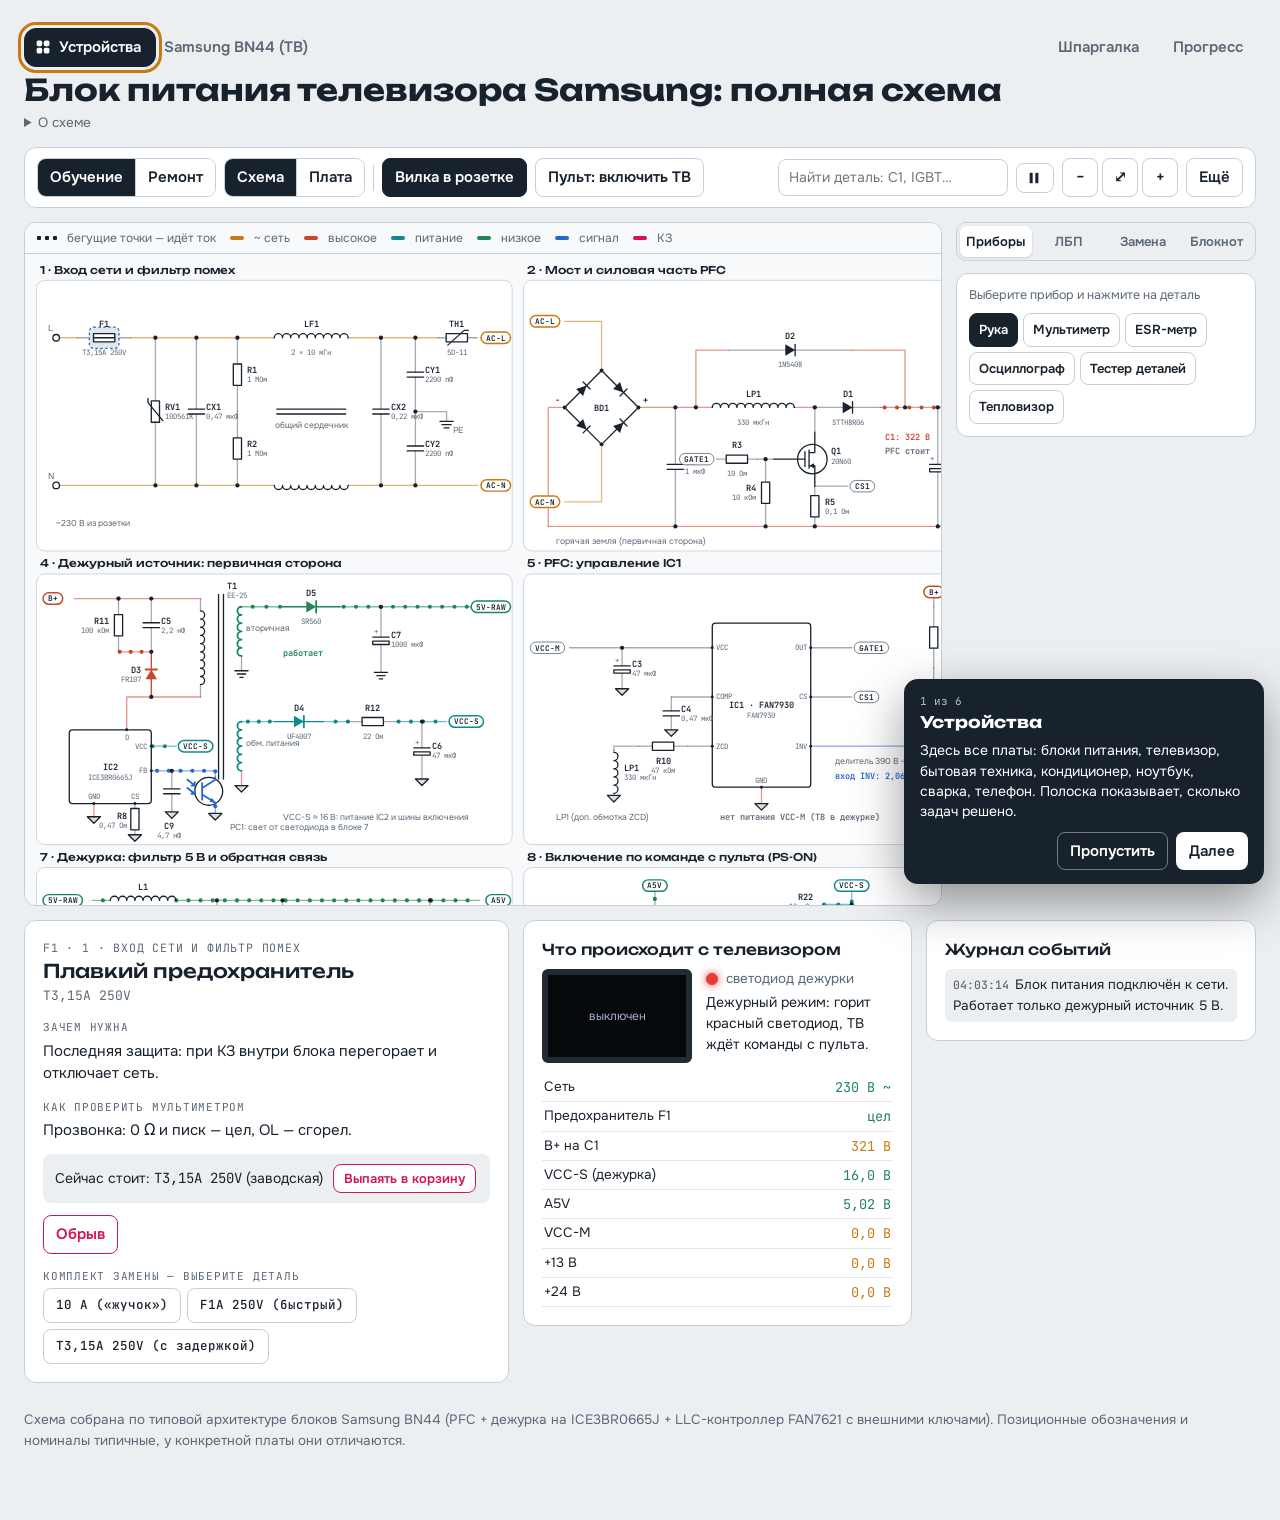
<file: index.html>
<!doctype html>
<html lang="ru">
<head>
<meta charset="utf-8">
<meta name="viewport" content="width=device-width, initial-scale=1, viewport-fit=cover">
<title>Блок питания Samsung BN44</title>
<meta name="theme-color" content="#18222d">
<link rel="manifest" href="manifest.webmanifest">
<link rel="icon" href="icon.svg" type="image/svg+xml">
<link rel="preconnect" href="https://fonts.googleapis.com">
<link rel="stylesheet" href="https://fonts.googleapis.com/css2?family=Unbounded:wght@500;700&family=Onest:wght@400;500;600&family=JetBrains+Mono:wght@400;600&display=swap">
<link rel="stylesheet" href="css/style.css">
</head>
<body data-board="samsung">
<div class="wrap">
  <header class="hdr">
    <div class="hrow">
      <button id="devB" type="button" class="devb" aria-haspopup="dialog" aria-expanded="false"><svg viewBox="0 0 20 20" aria-hidden="true"><rect x="2" y="2" width="7" height="7" rx="2"/><rect x="11" y="2" width="7" height="7" rx="2"/><rect x="2" y="11" width="7" height="7" rx="2"/><rect x="11" y="11" width="7" height="7" rx="2"/></svg>Устройства</button>
      <span class="crumb">Samsung BN44 (ТВ)</span>
      <span class="grow"></span>
      <button id="cheatB" type="button" class="lite">Шпаргалка</button>
      <button id="statB" type="button" class="lite">Прогресс</button>
    </div>
    <nav class="boards" id="devNav" aria-label="Устройства" hidden><a href="index.html" data-id="samsung" data-group="Блоки питания" data-icon="tv" data-desc="ТВ-блок с PFC, дежуркой и LLC" data-n="21" aria-current="page">Samsung BN44 (ТВ)</a><a href="adapter.html" data-id="adapter" data-group="Блоки питания" data-icon="plug" data-desc="Флайбэк на UC3842, 12 В 2 А" data-n="13">Адаптер 12 В</a><a href="led.html" data-id="led" data-group="Телевизор и звук" data-icon="bulb" data-desc="Драйвер подсветки, линейки светодиодов" data-n="11">LED-подсветка ТВ</a><a href="amp.html" data-id="amp" data-group="Телевизор и звук" data-icon="spk" data-desc="TDA7294, ±35 В, динамик" data-n="11">Усилитель звука</a><a href="atx.html" data-id="atx" data-group="Блоки питания" data-icon="pc" data-desc="Компьютерный БП на TL494" data-n="17">Блок питания ATX</a><a href="micro.html" data-id="micro" data-group="Бытовая техника" data-icon="mw" data-desc="MOT, удвоитель 4 кВ, магнетрон" data-n="16">Микроволновка</a><a href="weld.html" data-id="weld" data-group="Инструмент и мобильные" data-icon="weld" data-desc="Косой мост на IGBT, UC3845" data-n="15">Сварочный инвертор</a><a href="phone.html" data-id="phone" data-group="Инструмент и мобильные" data-icon="phone" data-desc="USB-C, контроллер заряда, АКБ" data-n="11">Зарядка телефона</a><a href="washer.html" data-id="washer" data-group="Бытовая техника" data-icon="wash" data-desc="LNK304, МК, реле ТЭНа, симисторы" data-n="17">Стиральная машина</a><a href="induct.html" data-id="induct" data-group="Бытовая техника" data-icon="ind" data-desc="Резонансный контур на IGBT, коды E0–E5" data-n="14">Индукционная плита</a><a href="fridge.html" data-id="fridge" data-group="Бытовая техника" data-icon="fridge" data-desc="Компрессор, пусковое реле, оттайка No Frost" data-n="14">Холодильник</a><a href="laptop.html" data-id="laptop" data-group="Инструмент и мобильные" data-icon="laptop" data-desc="Вход 19 В, зарядка, дежурки, EC, VCORE" data-n="15">Питание ноутбука</a><a href="ac.html" data-id="ac" data-group="Бытовая техника" data-icon="ac" data-desc="PFC, шина 380 В, IPM, связь, коды ошибок" data-n="14">Плата кондиционера</a><a href="extra/psu-basics.html" data-id="" data-group="Теория" data-icon="book" data-desc="Как устроен импульсный блок питания" data-n="0">Основы: блок-схема</a></nav>
    <h1>Блок питания телевизора Samsung: полная схема</h1>
    <details class="about"><summary>О схеме</summary><p class="lead">Типовой блок Samsung серии BN44: фильтр → мост → корректор мощности (PFC) → дежурный источник 5 В → полумост LLC 13/24 В. Точки на проводах — это ток. Нажмите на любую деталь и выведите её из строя, чтобы увидеть, как ломается цепь.</p></details>
  </header>

  <div class="bar" role="toolbar" aria-label="Управление">
    <div class="seg" role="group" aria-label="Режим"><button type="button" id="sgLearn" aria-pressed="true">Обучение</button><button type="button" id="sgRepair" aria-pressed="false">Ремонт</button></div>
    <div class="seg" role="group" aria-label="Вид"><button type="button" id="sgSch" aria-pressed="true">Схема</button><button type="button" id="sgPcb" aria-pressed="false">Плата</button></div>
    <span class="sep"></span>
    <button id="bMains" type="button" class="on">Вилка в розетке</button>
    <button id="bTv" type="button">Пульт: включить ТВ</button>
    <div class="find"><input id="findQ" type="search" autocomplete="off" placeholder="Найти деталь: C1, IGBT…" aria-label="Найти деталь на схеме"><ul id="findL" class="findl" hidden></ul></div>
    <button id="pauseB" type="button" class="pauseb" aria-pressed="false" title="Пауза (пробел)" aria-label="Пауза"><svg viewBox="0 0 16 16" aria-hidden="true"><rect x="3" y="2" width="3.5" height="12" rx="1"/><rect x="9.5" y="2" width="3.5" height="12" rx="1"/></svg></button>
    <div class="zoom"><button id="zOut" type="button" aria-label="Уменьшить">−</button><button id="zFit" type="button" title="По ширине">⤢</button><button id="zIn" type="button" aria-label="Увеличить">+</button></div>
    <div class="more"><button id="moreB" type="button" aria-haspopup="true" aria-expanded="false">Ещё</button>
      <div class="pop" id="morePop" hidden>
        <button id="bLamp" type="button">Лампа 100 Вт: нет</button>
        <button id="bFixAll" type="button">Починить всё</button>
        <button id="bSnd" type="button">Звук: вкл</button>
        <label class="rng" for="spd">Скорость <input id="spd" type="range" min="10" max="200" value="100"></label>
        <label class="chk"><input type="checkbox" id="optHl" checked> Подсвечивать цепи выбранной детали</label>
        <label class="chk"><input type="checkbox" id="optNorm" checked> Показывать норму у приборов</label>
        <label class="chk"><input type="checkbox" id="optFlow" checked> Ток на виде «Плата»</label>
      </div>
    </div>
    <button id="bMode" type="button" hidden>Режим: обучение</button>
    <button id="bView" type="button" hidden>Вид: схема</button>
    <select id="pick" aria-label="Выбрать деталь" hidden></select>
  </div>

  <section class="card repair" id="repair" hidden aria-labelledby="rpT">
    <div class="rp-head">
      <h3 id="rpT">Ремонт</h3>
      <select id="scSel" aria-label="Выбор задачи"></select>
      <button id="scStart" type="button">Начать заново</button>
    </div>
    <p class="complaint"><span class="kick">Жалоба владельца</span><span id="scText"></span></p>
    <p class="hint rp-how">Ищите, докуда доходит ток и какие напряжения есть. Подозрительную деталь перетащите в корзину и проверьте, новую — из каталога на пустое место. Затем включите ТВ пультом.</p>
    <div class="rp-act"><button id="hintB" type="button">Подсказка</button><button id="ansB" type="button">Показать ответ</button></div>
    <ol class="hints" id="hints"></ol>
    <div class="win" id="win" hidden></div>
    <details class="hist" id="hist"><summary id="histSum">Мои ремонты</summary><div class="histw"><table id="histT"></table></div><button type="button" id="histClr">Очистить историю</button></details>
  </section>

  <div class="work">
    <div class="board" id="board"><svg id="sch" viewBox="0 -4 1796 1108" role="img" aria-label="Принципиальная схема"></svg></div>
    <aside class="side" aria-label="Приборы, ЛБП, замена деталей, блокнот">
      <div class="stabs" role="tablist" aria-label="Панель">
        <button type="button" role="tab" data-tab="tTools" aria-selected="true">Приборы</button><button type="button" role="tab" data-tab="tLab" aria-selected="false">ЛБП</button><button type="button" role="tab" data-tab="tParts" aria-selected="false">Замена</button><button type="button" role="tab" data-tab="tNote" aria-selected="false">Блокнот</button>
      </div>
      <div class="tpanel" id="tTools" role="tabpanel">
      <div class="tools" id="tools">
        <div class="th"><span>Выберите прибор и нажмите на деталь</span></div>
        <div class="tbtns">
          <button type="button" data-t="hand" aria-pressed="true">Рука</button><button type="button" data-t="dmm" aria-pressed="false">Мультиметр</button>
          <button type="button" data-t="esr" aria-pressed="false">ESR-метр</button><button type="button" data-t="osc" aria-pressed="false">Осциллограф</button>
          <button type="button" data-t="tst" aria-pressed="false">Тестер деталей</button>
        </div>
        <div class="dmodes" id="dmodes" hidden>
          <button type="button" data-m="vdc" aria-pressed="true">V⎓</button><button type="button" data-m="vac" aria-pressed="false">V~</button><button type="button" data-m="ohm" aria-pressed="false">Ω</button>
          <button type="button" data-m="beep" aria-pressed="false">•)))</button><button type="button" data-m="diode" aria-pressed="false">▷|</button><button type="button" data-m="cap" aria-pressed="false">⊣⊢</button>
        </div>
        <div class="meter" id="meter" hidden>
          <div class="mhead"><b id="mTool"></b><span id="mTgt"></span></div>
          <div class="lcd2" id="mLcd"><span id="mV">- - -</span><small id="mU"></small></div>
          <div class="norm" id="mNorm" hidden></div>
          <div class="osc" id="mOsc" hidden><canvas id="oscC"></canvas></div>
          <p class="mn" id="mN"></p>
          <ul class="mrows" id="mRows"></ul>
          <button type="button" id="discharge">Разрядить C1 резистором</button>
        </div>
      </div>
      </div>
      <div class="tpanel" id="tLab" role="tabpanel" hidden>
      <div class="labpsu" id="labBox">
        <div class="th"><span>Подать напряжение на шину при выдернутой вилке и найти КЗ по нагреву</span></div>
        <select id="labRail" aria-label="Шина"></select>
        <div class="lrow"><label for="labV">U, В <input id="labV" type="number" min="0" max="30" step="0.5" value="15"></label>
          <label for="labI">I огр., А <select id="labI"><option value="0.1">0,1</option><option value="0.5" selected>0,5</option><option value="1">1</option><option value="2">2</option></select></label></div>
        <div class="lcdl"><span id="labVo">0,00 В</span><span id="labIo">0,000 А</span><b id="labCC">—</b></div>
        <button type="button" id="labOn">Включить ЛБП</button>
      </div>
      </div>
      <div class="tpanel" id="tParts" role="tabpanel" hidden>
      <div class="trash" id="trash"><div class="th"><b>Корзина</b><span>перетащите сюда деталь со схемы</span></div><ul id="trashL"></ul></div>
      <div class="cat">
        <div class="th"><b>Каталог деталей</b><span>перетащите на пустое место</span></div>
        <input id="catQ" type="search" placeholder="Поиск: 10 кОм, PC817, 47 мкФ…" aria-label="Поиск в каталоге">
        <select id="catF" aria-label="Тип детали"></select>
        <ul id="catL"></ul>
      </div>
      </div>
      <div class="tpanel" id="tNote" role="tabpanel" hidden>
        <div class="th"><span>Каждое измерение записывается сюда само</span></div>
        <div class="notew"><table class="note" id="noteT"></table></div>
        <button type="button" id="noteClr">Очистить блокнот</button>
      </div>
    </aside>
  </div>

  <div class="lower">
    <section class="card" id="partCard" aria-live="polite">
      <div class="kick" id="cId">Деталь</div>
      <h2 id="cName">Нажмите на деталь на схеме</h2>
      <p class="val" id="cVal"></p>
      <div id="cBody"><p class="hint">Любую деталь можно вывести из строя: обрыв, пробой или высыхание. Схема покажет, где остановится ток, а здесь появятся объяснение, признаки и причина поломки.</p></div>
    </section>
    <section class="card" id="devCard">
      <h3>Что происходит с телевизором</h3>
      <div class="tv">
        <div class="screen" id="screen"><span>выключен</span></div>
        <div><div class="led"><i id="led"></i><span id="ledT">светодиод дежурки</span></div>
          <div class="lampbox" id="lampBox" hidden><i id="bulb"></i><span>Лампа 100 Вт: <b id="lampT"></b></span></div>
          <p class="see" id="see"></p></div>
      </div>
      <table class="rd" id="rd"></table>
    </section>
    <section class="card log" id="logCard">
      <h3>Журнал событий</h3>
      <ol id="log"></ol>
    </section>
  </div>
  <p class="hint foot">Схема собрана по типовой архитектуре блоков Samsung BN44 (PFC + дежурка на ICE3BR0665J + LLC-контроллер FAN7621 с внешними ключами). Позиционные обозначения и номиналы типичные, у конкретной платы они отличаются.</p>
</div>
<nav class="mtabs" id="mtabs" aria-label="Разделы">
  <button type="button" data-m="board" aria-pressed="true"><svg viewBox="0 0 20 20" aria-hidden="true"><path d="M3 5h5v4h4V5h5M3 15h14M10 9v6"/></svg>Схема</button>
  <button type="button" data-m="part" aria-pressed="false"><svg viewBox="0 0 20 20" aria-hidden="true"><rect x="5" y="7" width="10" height="6" rx="1"/><path d="M2 10h3M15 10h3"/></svg>Деталь</button>
  <button type="button" data-m="tools" aria-pressed="false"><svg viewBox="0 0 20 20" aria-hidden="true"><rect x="5" y="2" width="10" height="16" rx="2"/><path d="M8 6h4M10 10v4"/></svg>Приборы</button>
  <button type="button" data-m="dev" aria-pressed="false"><svg viewBox="0 0 20 20" aria-hidden="true"><rect x="2" y="4" width="16" height="10" rx="2"/><path d="M7 17h6"/></svg>Устройство</button>
  <button type="button" data-m="task" aria-pressed="false" id="mtTask" hidden><svg viewBox="0 0 20 20" aria-hidden="true"><path d="M5 3h10v14H5zM8 7h4M8 10h4M8 13h2"/></svg>Задача</button>
</nav>
<div class="modal" id="modal" hidden role="dialog" aria-modal="true" aria-labelledby="modT"><div class="modbox"><div class="modh"><h2 id="modT"></h2><button type="button" id="modX" aria-label="Закрыть">✕</button></div><div id="modB" class="modb"></div></div></div>
<script src="js/core/01-helpers.js"></script>
<script src="boards/samsung/parts.js"></script>
<script src="boards/samsung/schematic.js"></script>
<script src="js/core/04-render.js"></script>
<script src="boards/samsung/sim.js"></script>
<script src="js/core/06-loop.js"></script>
<script src="js/core/07-kit.js"></script>
<script src="boards/samsung/scenarios.js"></script>
<script src="js/core/08-workshop.js"></script>
<script src="boards/samsung/probe.js"></script>
<script src="js/core/09-instruments.js"></script>
<script src="boards/samsung/device.js"></script>
<script src="js/core/10-ui.js"></script>
<script src="js/core/11-extras.js"></script>
<script src="js/core/12-pcb.js"></script>
<script src="js/core/13-exam.js"></script>
<script src="js/core/14-ux.js"></script>
<script src="js/core/15-assist.js"></script>
<script src="js/core/16-pcbflow.js"></script>
<script src="js/core/17-more.js"></script>
<script src="js/core/18-nav.js"></script>
</body>
</html>
</file>
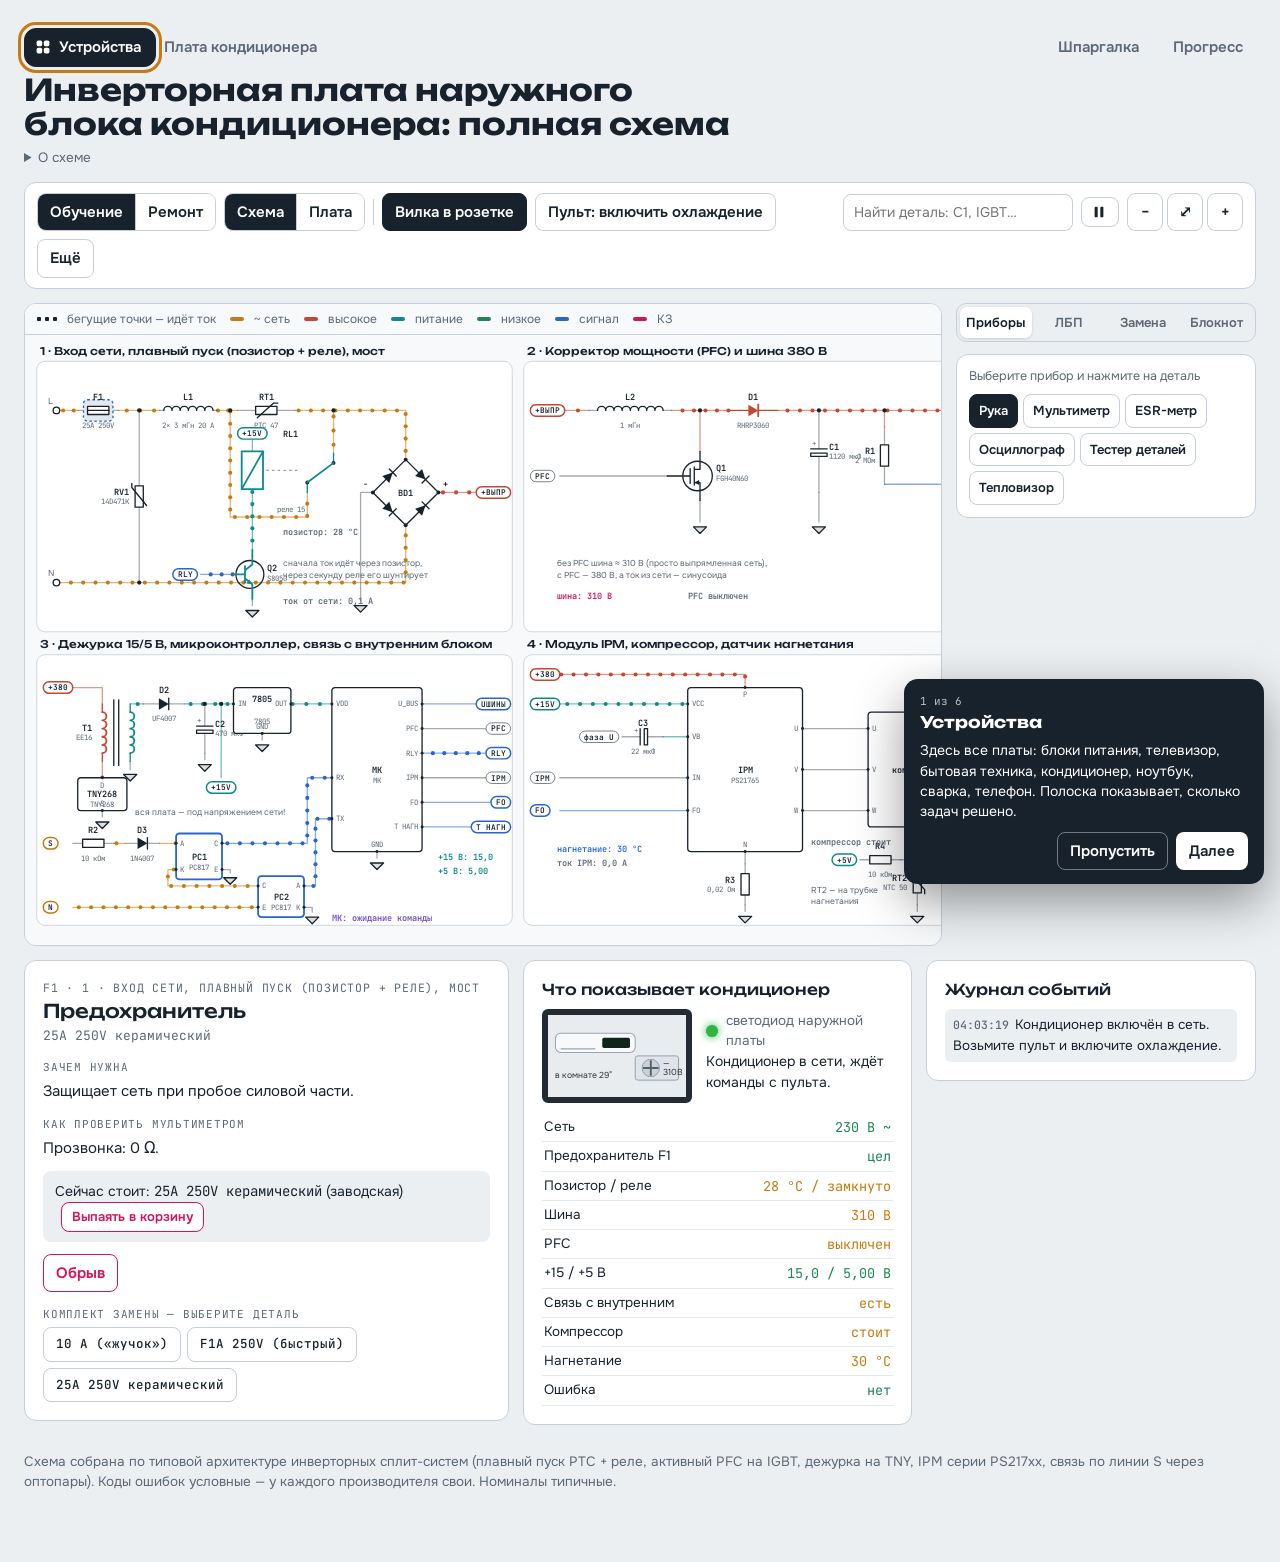
<file: ac.html>
<!doctype html>
<html lang="ru">
<head>
<meta charset="utf-8">
<meta name="viewport" content="width=device-width, initial-scale=1, viewport-fit=cover">
<title>Инверторная плата кондиционера</title>
<meta name="theme-color" content="#18222d">
<link rel="manifest" href="manifest.webmanifest">
<link rel="icon" href="icon.svg" type="image/svg+xml">
<link rel="preconnect" href="https://fonts.googleapis.com">
<link rel="stylesheet" href="https://fonts.googleapis.com/css2?family=Unbounded:wght@500;700&family=Onest:wght@400;500;600&family=JetBrains+Mono:wght@400;600&display=swap">
<link rel="stylesheet" href="css/style.css">
</head>
<body data-board="ac">
<div class="wrap">
  <header class="hdr">
    <div class="hrow">
      <button id="devB" type="button" class="devb" aria-haspopup="dialog" aria-expanded="false"><svg viewBox="0 0 20 20" aria-hidden="true"><rect x="2" y="2" width="7" height="7" rx="2"/><rect x="11" y="2" width="7" height="7" rx="2"/><rect x="2" y="11" width="7" height="7" rx="2"/><rect x="11" y="11" width="7" height="7" rx="2"/></svg>Устройства</button>
      <span class="crumb">Плата кондиционера</span>
      <span class="grow"></span>
      <button id="cheatB" type="button" class="lite">Шпаргалка</button>
      <button id="statB" type="button" class="lite">Прогресс</button>
    </div>
    <nav class="boards" id="devNav" aria-label="Устройства" hidden><a href="index.html" data-id="samsung" data-group="Блоки питания" data-icon="tv" data-desc="ТВ-блок с PFC, дежуркой и LLC" data-n="21">Samsung BN44 (ТВ)</a><a href="adapter.html" data-id="adapter" data-group="Блоки питания" data-icon="plug" data-desc="Флайбэк на UC3842, 12 В 2 А" data-n="13">Адаптер 12 В</a><a href="led.html" data-id="led" data-group="Телевизор и звук" data-icon="bulb" data-desc="Драйвер подсветки, линейки светодиодов" data-n="11">LED-подсветка ТВ</a><a href="amp.html" data-id="amp" data-group="Телевизор и звук" data-icon="spk" data-desc="TDA7294, ±35 В, динамик" data-n="11">Усилитель звука</a><a href="atx.html" data-id="atx" data-group="Блоки питания" data-icon="pc" data-desc="Компьютерный БП на TL494" data-n="17">Блок питания ATX</a><a href="micro.html" data-id="micro" data-group="Бытовая техника" data-icon="mw" data-desc="MOT, удвоитель 4 кВ, магнетрон" data-n="16">Микроволновка</a><a href="weld.html" data-id="weld" data-group="Инструмент и мобильные" data-icon="weld" data-desc="Косой мост на IGBT, UC3845" data-n="15">Сварочный инвертор</a><a href="phone.html" data-id="phone" data-group="Инструмент и мобильные" data-icon="phone" data-desc="USB-C, контроллер заряда, АКБ" data-n="11">Зарядка телефона</a><a href="washer.html" data-id="washer" data-group="Бытовая техника" data-icon="wash" data-desc="LNK304, МК, реле ТЭНа, симисторы" data-n="17">Стиральная машина</a><a href="induct.html" data-id="induct" data-group="Бытовая техника" data-icon="ind" data-desc="Резонансный контур на IGBT, коды E0–E5" data-n="14">Индукционная плита</a><a href="fridge.html" data-id="fridge" data-group="Бытовая техника" data-icon="fridge" data-desc="Компрессор, пусковое реле, оттайка No Frost" data-n="14">Холодильник</a><a href="laptop.html" data-id="laptop" data-group="Инструмент и мобильные" data-icon="laptop" data-desc="Вход 19 В, зарядка, дежурки, EC, VCORE" data-n="15">Питание ноутбука</a><a href="ac.html" data-id="ac" data-group="Бытовая техника" data-icon="ac" data-desc="PFC, шина 380 В, IPM, связь, коды ошибок" data-n="14" aria-current="page">Плата кондиционера</a><a href="extra/psu-basics.html" data-id="" data-group="Теория" data-icon="book" data-desc="Как устроен импульсный блок питания" data-n="0">Основы: блок-схема</a></nav>
    <h1>Инверторная плата наружного блока кондиционера: полная схема</h1>
    <details class="about"><summary>О схеме</summary><p class="lead">Плавный пуск позистором и реле, корректор мощности (PFC), поднимающий шину до 380 В, дежурный источник 15/5 В, микроконтроллер со связью с внутренним блоком через оптопары и модуль IPM, который крутит трёхфазный компрессор. Неисправности видны как коды на внутреннем блоке: E1, P0, P1, P2, P5, F3. Выведите любую деталь из строя и включите охлаждение пультом.</p></details>
  </header>

  <div class="bar" role="toolbar" aria-label="Управление">
    <div class="seg" role="group" aria-label="Режим"><button type="button" id="sgLearn" aria-pressed="true">Обучение</button><button type="button" id="sgRepair" aria-pressed="false">Ремонт</button></div>
    <div class="seg" role="group" aria-label="Вид"><button type="button" id="sgSch" aria-pressed="true">Схема</button><button type="button" id="sgPcb" aria-pressed="false">Плата</button></div>
    <span class="sep"></span>
    <button id="bMains" type="button" class="on">Вилка в розетке</button>
    <button id="bTv" type="button">Пульт: включить охлаждение</button>
    <div class="find"><input id="findQ" type="search" autocomplete="off" placeholder="Найти деталь: C1, IGBT…" aria-label="Найти деталь на схеме"><ul id="findL" class="findl" hidden></ul></div>
    <button id="pauseB" type="button" class="pauseb" aria-pressed="false" title="Пауза (пробел)" aria-label="Пауза"><svg viewBox="0 0 16 16" aria-hidden="true"><rect x="3" y="2" width="3.5" height="12" rx="1"/><rect x="9.5" y="2" width="3.5" height="12" rx="1"/></svg></button>
    <div class="zoom"><button id="zOut" type="button" aria-label="Уменьшить">−</button><button id="zFit" type="button" title="По ширине">⤢</button><button id="zIn" type="button" aria-label="Увеличить">+</button></div>
    <div class="more"><button id="moreB" type="button" aria-haspopup="true" aria-expanded="false">Ещё</button>
      <div class="pop" id="morePop" hidden>
        <button id="bLamp" type="button">Лампа 100 Вт: нет</button>
        <button id="bFixAll" type="button">Починить всё</button>
        <button id="bSnd" type="button">Звук: вкл</button>
        <label class="rng" for="spd">Скорость <input id="spd" type="range" min="10" max="200" value="100"></label>
        <label class="chk"><input type="checkbox" id="optHl" checked> Подсвечивать цепи выбранной детали</label>
        <label class="chk"><input type="checkbox" id="optNorm" checked> Показывать норму у приборов</label>
        <label class="chk"><input type="checkbox" id="optFlow" checked> Ток на виде «Плата»</label>
      </div>
    </div>
    <button id="bMode" type="button" hidden>Режим: обучение</button>
    <button id="bView" type="button" hidden>Вид: схема</button>
    <select id="pick" aria-label="Выбрать деталь" hidden></select>
  </div>

  <section class="card repair" id="repair" hidden aria-labelledby="rpT">
    <div class="rp-head">
      <h3 id="rpT">Ремонт</h3>
      <select id="scSel" aria-label="Выбор задачи"></select>
      <button id="scStart" type="button">Начать заново</button>
    </div>
    <p class="complaint"><span class="kick">Жалоба владельца</span><span id="scText"></span></p>
    <p class="hint rp-how">Ищите, докуда доходит ток и какие напряжения есть. Подозрительную деталь перетащите в корзину и проверьте, новую — из каталога на пустое место. Затем включите охлаждение пультом.</p>
    <div class="rp-act"><button id="hintB" type="button">Подсказка</button><button id="ansB" type="button">Показать ответ</button></div>
    <ol class="hints" id="hints"></ol>
    <div class="win" id="win" hidden></div>
    <details class="hist" id="hist"><summary id="histSum">Мои ремонты</summary><div class="histw"><table id="histT"></table></div><button type="button" id="histClr">Очистить историю</button></details>
  </section>

  <div class="work">
    <div class="board" id="board"><svg id="sch" viewBox="0 -4 1796 1108" role="img" aria-label="Принципиальная схема"></svg></div>
    <aside class="side" aria-label="Приборы, ЛБП, замена деталей, блокнот">
      <div class="stabs" role="tablist" aria-label="Панель">
        <button type="button" role="tab" data-tab="tTools" aria-selected="true">Приборы</button><button type="button" role="tab" data-tab="tLab" aria-selected="false">ЛБП</button><button type="button" role="tab" data-tab="tParts" aria-selected="false">Замена</button><button type="button" role="tab" data-tab="tNote" aria-selected="false">Блокнот</button>
      </div>
      <div class="tpanel" id="tTools" role="tabpanel">
      <div class="tools" id="tools">
        <div class="th"><span>Выберите прибор и нажмите на деталь</span></div>
        <div class="tbtns">
          <button type="button" data-t="hand" aria-pressed="true">Рука</button><button type="button" data-t="dmm" aria-pressed="false">Мультиметр</button>
          <button type="button" data-t="esr" aria-pressed="false">ESR-метр</button><button type="button" data-t="osc" aria-pressed="false">Осциллограф</button>
          <button type="button" data-t="tst" aria-pressed="false">Тестер деталей</button>
        </div>
        <div class="dmodes" id="dmodes" hidden>
          <button type="button" data-m="vdc" aria-pressed="true">V⎓</button><button type="button" data-m="vac" aria-pressed="false">V~</button><button type="button" data-m="ohm" aria-pressed="false">Ω</button>
          <button type="button" data-m="beep" aria-pressed="false">•)))</button><button type="button" data-m="diode" aria-pressed="false">▷|</button><button type="button" data-m="cap" aria-pressed="false">⊣⊢</button>
        </div>
        <div class="meter" id="meter" hidden>
          <div class="mhead"><b id="mTool"></b><span id="mTgt"></span></div>
          <div class="lcd2" id="mLcd"><span id="mV">- - -</span><small id="mU"></small></div>
          <div class="norm" id="mNorm" hidden></div>
          <div class="osc" id="mOsc" hidden><canvas id="oscC"></canvas></div>
          <p class="mn" id="mN"></p>
          <ul class="mrows" id="mRows"></ul>
          <button type="button" id="discharge">Разрядить C1 резистором</button>
        </div>
      </div>
      </div>
      <div class="tpanel" id="tLab" role="tabpanel" hidden>
      <div class="labpsu" id="labBox">
        <div class="th"><span>Подать напряжение на шину при выдернутой вилке и найти КЗ по нагреву</span></div>
        <select id="labRail" aria-label="Шина"></select>
        <div class="lrow"><label for="labV">U, В <input id="labV" type="number" min="0" max="30" step="0.5" value="15"></label>
          <label for="labI">I огр., А <select id="labI"><option value="0.1">0,1</option><option value="0.5" selected>0,5</option><option value="1">1</option><option value="2">2</option></select></label></div>
        <div class="lcdl"><span id="labVo">0,00 В</span><span id="labIo">0,000 А</span><b id="labCC">—</b></div>
        <button type="button" id="labOn">Включить ЛБП</button>
      </div>
      </div>
      <div class="tpanel" id="tParts" role="tabpanel" hidden>
      <div class="trash" id="trash"><div class="th"><b>Корзина</b><span>перетащите сюда деталь со схемы</span></div><ul id="trashL"></ul></div>
      <div class="cat">
        <div class="th"><b>Каталог деталей</b><span>перетащите на пустое место</span></div>
        <input id="catQ" type="search" placeholder="Поиск: 10 кОм, PC817, 47 мкФ…" aria-label="Поиск в каталоге">
        <select id="catF" aria-label="Тип детали"></select>
        <ul id="catL"></ul>
      </div>
      </div>
      <div class="tpanel" id="tNote" role="tabpanel" hidden>
        <div class="th"><span>Каждое измерение записывается сюда само</span></div>
        <div class="notew"><table class="note" id="noteT"></table></div>
        <button type="button" id="noteClr">Очистить блокнот</button>
      </div>
    </aside>
  </div>

  <div class="lower">
    <section class="card" id="partCard" aria-live="polite">
      <div class="kick" id="cId">Деталь</div>
      <h2 id="cName">Нажмите на деталь на схеме</h2>
      <p class="val" id="cVal"></p>
      <div id="cBody"><p class="hint">Любую деталь можно вывести из строя: обрыв, пробой или высыхание. Схема покажет, где остановится ток, а здесь появятся объяснение, признаки и причина поломки.</p></div>
    </section>
    <section class="card" id="devCard">
      <h3>Что показывает кондиционер</h3>
      <div class="tv">
        <div class="screen" id="screen"><span>выключен</span></div>
        <div><div class="led"><i id="led"></i><span id="ledT">светодиод наружной платы</span></div>
          <div class="lampbox" id="lampBox" hidden><i id="bulb"></i><span>Лампа 100 Вт: <b id="lampT"></b></span></div>
          <p class="see" id="see"></p></div>
      </div>
      <table class="rd" id="rd"></table>
    </section>
    <section class="card log" id="logCard">
      <h3>Журнал событий</h3>
      <ol id="log"></ol>
    </section>
  </div>
  <p class="hint foot">Схема собрана по типовой архитектуре инверторных сплит-систем (плавный пуск PTC + реле, активный PFC на IGBT, дежурка на TNY, IPM серии PS217xx, связь по линии S через оптопары). Коды ошибок условные — у каждого производителя свои. Номиналы типичные.</p>
</div>
<nav class="mtabs" id="mtabs" aria-label="Разделы">
  <button type="button" data-m="board" aria-pressed="true"><svg viewBox="0 0 20 20" aria-hidden="true"><path d="M3 5h5v4h4V5h5M3 15h14M10 9v6"/></svg>Схема</button>
  <button type="button" data-m="part" aria-pressed="false"><svg viewBox="0 0 20 20" aria-hidden="true"><rect x="5" y="7" width="10" height="6" rx="1"/><path d="M2 10h3M15 10h3"/></svg>Деталь</button>
  <button type="button" data-m="tools" aria-pressed="false"><svg viewBox="0 0 20 20" aria-hidden="true"><rect x="5" y="2" width="10" height="16" rx="2"/><path d="M8 6h4M10 10v4"/></svg>Приборы</button>
  <button type="button" data-m="dev" aria-pressed="false"><svg viewBox="0 0 20 20" aria-hidden="true"><rect x="2" y="4" width="16" height="10" rx="2"/><path d="M7 17h6"/></svg>Устройство</button>
  <button type="button" data-m="task" aria-pressed="false" id="mtTask" hidden><svg viewBox="0 0 20 20" aria-hidden="true"><path d="M5 3h10v14H5zM8 7h4M8 10h4M8 13h2"/></svg>Задача</button>
</nav>
<div class="modal" id="modal" hidden role="dialog" aria-modal="true" aria-labelledby="modT"><div class="modbox"><div class="modh"><h2 id="modT"></h2><button type="button" id="modX" aria-label="Закрыть">✕</button></div><div id="modB" class="modb"></div></div></div>
<script src="js/core/01-helpers.js"></script>
<script src="boards/ac/parts.js"></script>
<script src="boards/ac/schematic.js"></script>
<script src="js/core/04-render.js"></script>
<script src="boards/ac/sim.js"></script>
<script src="js/core/06-loop.js"></script>
<script src="js/core/07-kit.js"></script>
<script src="boards/ac/scenarios.js"></script>
<script src="js/core/08-workshop.js"></script>
<script src="boards/ac/probe.js"></script>
<script src="js/core/09-instruments.js"></script>
<script src="boards/ac/device.js"></script>
<script src="js/core/10-ui.js"></script>
<script src="js/core/11-extras.js"></script>
<script src="js/core/12-pcb.js"></script>
<script src="js/core/13-exam.js"></script>
<script src="js/core/14-ux.js"></script>
<script src="js/core/15-assist.js"></script>
<script src="js/core/16-pcbflow.js"></script>
<script src="js/core/17-more.js"></script>
<script src="js/core/18-nav.js"></script>
</body>
</html>
</file>
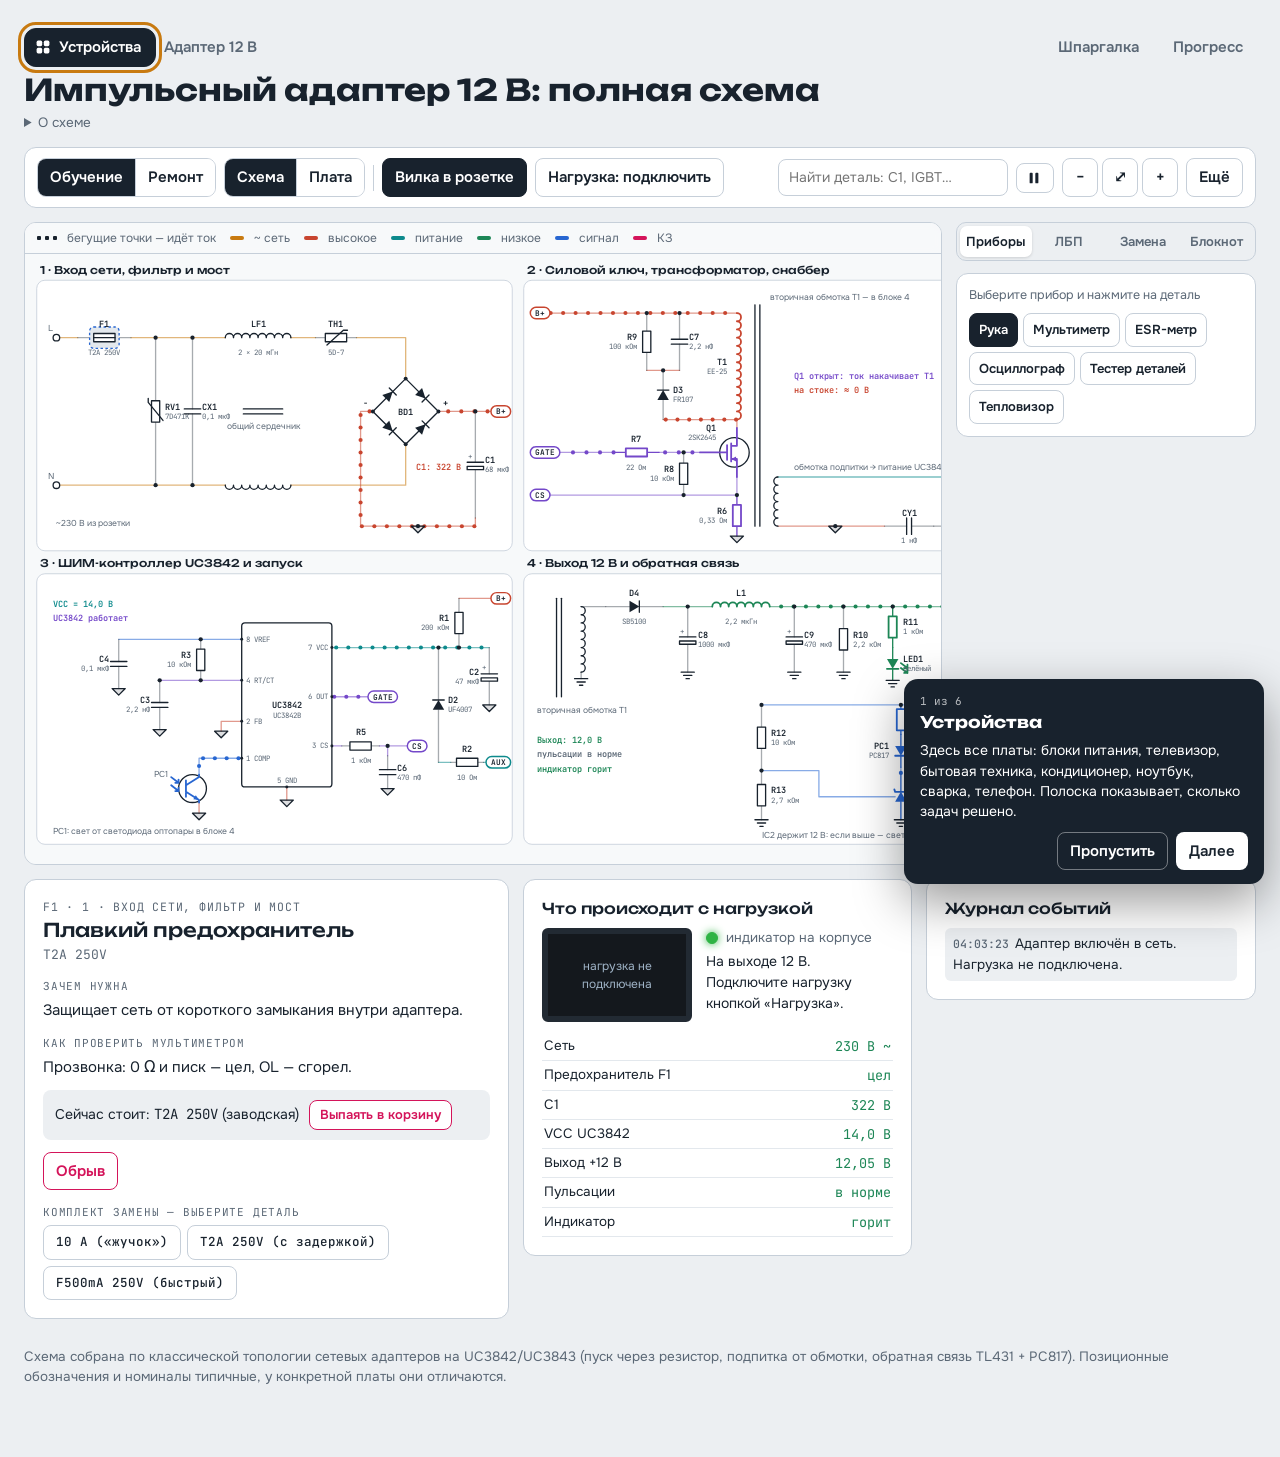
<file: adapter.html>
<!doctype html>
<html lang="ru">
<head>
<meta charset="utf-8">
<meta name="viewport" content="width=device-width, initial-scale=1, viewport-fit=cover">
<title>Адаптер 12 В на UC3842</title>
<meta name="theme-color" content="#18222d">
<link rel="manifest" href="manifest.webmanifest">
<link rel="icon" href="icon.svg" type="image/svg+xml">
<link rel="preconnect" href="https://fonts.googleapis.com">
<link rel="stylesheet" href="https://fonts.googleapis.com/css2?family=Unbounded:wght@500;700&family=Onest:wght@400;500;600&family=JetBrains+Mono:wght@400;600&display=swap">
<link rel="stylesheet" href="css/style.css">
</head>
<body data-board="adapter">
<div class="wrap">
  <header class="hdr">
    <div class="hrow">
      <button id="devB" type="button" class="devb" aria-haspopup="dialog" aria-expanded="false"><svg viewBox="0 0 20 20" aria-hidden="true"><rect x="2" y="2" width="7" height="7" rx="2"/><rect x="11" y="2" width="7" height="7" rx="2"/><rect x="2" y="11" width="7" height="7" rx="2"/><rect x="11" y="11" width="7" height="7" rx="2"/></svg>Устройства</button>
      <span class="crumb">Адаптер 12 В</span>
      <span class="grow"></span>
      <button id="cheatB" type="button" class="lite">Шпаргалка</button>
      <button id="statB" type="button" class="lite">Прогресс</button>
    </div>
    <nav class="boards" id="devNav" aria-label="Устройства" hidden><a href="index.html" data-id="samsung" data-group="Блоки питания" data-icon="tv" data-desc="ТВ-блок с PFC, дежуркой и LLC" data-n="21">Samsung BN44 (ТВ)</a><a href="adapter.html" data-id="adapter" data-group="Блоки питания" data-icon="plug" data-desc="Флайбэк на UC3842, 12 В 2 А" data-n="13" aria-current="page">Адаптер 12 В</a><a href="led.html" data-id="led" data-group="Телевизор и звук" data-icon="bulb" data-desc="Драйвер подсветки, линейки светодиодов" data-n="11">LED-подсветка ТВ</a><a href="amp.html" data-id="amp" data-group="Телевизор и звук" data-icon="spk" data-desc="TDA7294, ±35 В, динамик" data-n="11">Усилитель звука</a><a href="atx.html" data-id="atx" data-group="Блоки питания" data-icon="pc" data-desc="Компьютерный БП на TL494" data-n="17">Блок питания ATX</a><a href="micro.html" data-id="micro" data-group="Бытовая техника" data-icon="mw" data-desc="MOT, удвоитель 4 кВ, магнетрон" data-n="16">Микроволновка</a><a href="weld.html" data-id="weld" data-group="Инструмент и мобильные" data-icon="weld" data-desc="Косой мост на IGBT, UC3845" data-n="15">Сварочный инвертор</a><a href="phone.html" data-id="phone" data-group="Инструмент и мобильные" data-icon="phone" data-desc="USB-C, контроллер заряда, АКБ" data-n="11">Зарядка телефона</a><a href="washer.html" data-id="washer" data-group="Бытовая техника" data-icon="wash" data-desc="LNK304, МК, реле ТЭНа, симисторы" data-n="17">Стиральная машина</a><a href="induct.html" data-id="induct" data-group="Бытовая техника" data-icon="ind" data-desc="Резонансный контур на IGBT, коды E0–E5" data-n="14">Индукционная плита</a><a href="fridge.html" data-id="fridge" data-group="Бытовая техника" data-icon="fridge" data-desc="Компрессор, пусковое реле, оттайка No Frost" data-n="14">Холодильник</a><a href="laptop.html" data-id="laptop" data-group="Инструмент и мобильные" data-icon="laptop" data-desc="Вход 19 В, зарядка, дежурки, EC, VCORE" data-n="15">Питание ноутбука</a><a href="ac.html" data-id="ac" data-group="Бытовая техника" data-icon="ac" data-desc="PFC, шина 380 В, IPM, связь, коды ошибок" data-n="14">Плата кондиционера</a><a href="extra/psu-basics.html" data-id="" data-group="Теория" data-icon="book" data-desc="Как устроен импульсный блок питания" data-n="0">Основы: блок-схема</a></nav>
    <h1>Импульсный адаптер 12 В: полная схема</h1>
    <details class="about"><summary>О схеме</summary><p class="lead">Обратноходовой (флайбэк) блок питания 12 В 2 А на ШИМ-контроллере UC3842 — такие стоят в адаптерах мониторов, роутеров и светодиодных лент. Точки на проводах — это ток. Нажмите на любую деталь и выведите её из строя, чтобы увидеть, как ломается цепь.</p></details>
  </header>

  <div class="bar" role="toolbar" aria-label="Управление">
    <div class="seg" role="group" aria-label="Режим"><button type="button" id="sgLearn" aria-pressed="true">Обучение</button><button type="button" id="sgRepair" aria-pressed="false">Ремонт</button></div>
    <div class="seg" role="group" aria-label="Вид"><button type="button" id="sgSch" aria-pressed="true">Схема</button><button type="button" id="sgPcb" aria-pressed="false">Плата</button></div>
    <span class="sep"></span>
    <button id="bMains" type="button" class="on">Вилка в розетке</button>
    <button id="bTv" type="button">Нагрузка: подключить</button>
    <div class="find"><input id="findQ" type="search" autocomplete="off" placeholder="Найти деталь: C1, IGBT…" aria-label="Найти деталь на схеме"><ul id="findL" class="findl" hidden></ul></div>
    <button id="pauseB" type="button" class="pauseb" aria-pressed="false" title="Пауза (пробел)" aria-label="Пауза"><svg viewBox="0 0 16 16" aria-hidden="true"><rect x="3" y="2" width="3.5" height="12" rx="1"/><rect x="9.5" y="2" width="3.5" height="12" rx="1"/></svg></button>
    <div class="zoom"><button id="zOut" type="button" aria-label="Уменьшить">−</button><button id="zFit" type="button" title="По ширине">⤢</button><button id="zIn" type="button" aria-label="Увеличить">+</button></div>
    <div class="more"><button id="moreB" type="button" aria-haspopup="true" aria-expanded="false">Ещё</button>
      <div class="pop" id="morePop" hidden>
        <button id="bLamp" type="button">Лампа 100 Вт: нет</button>
        <button id="bFixAll" type="button">Починить всё</button>
        <button id="bSnd" type="button">Звук: вкл</button>
        <label class="rng" for="spd">Скорость <input id="spd" type="range" min="10" max="200" value="100"></label>
        <label class="chk"><input type="checkbox" id="optHl" checked> Подсвечивать цепи выбранной детали</label>
        <label class="chk"><input type="checkbox" id="optNorm" checked> Показывать норму у приборов</label>
        <label class="chk"><input type="checkbox" id="optFlow" checked> Ток на виде «Плата»</label>
      </div>
    </div>
    <button id="bMode" type="button" hidden>Режим: обучение</button>
    <button id="bView" type="button" hidden>Вид: схема</button>
    <select id="pick" aria-label="Выбрать деталь" hidden></select>
  </div>

  <section class="card repair" id="repair" hidden aria-labelledby="rpT">
    <div class="rp-head">
      <h3 id="rpT">Ремонт</h3>
      <select id="scSel" aria-label="Выбор задачи"></select>
      <button id="scStart" type="button">Начать заново</button>
    </div>
    <p class="complaint"><span class="kick">Жалоба владельца</span><span id="scText"></span></p>
    <p class="hint rp-how">Ищите, докуда доходит ток и какие напряжения есть. Подозрительную деталь перетащите в корзину и проверьте, новую — из каталога на пустое место. Затем подключите нагрузку.</p>
    <div class="rp-act"><button id="hintB" type="button">Подсказка</button><button id="ansB" type="button">Показать ответ</button></div>
    <ol class="hints" id="hints"></ol>
    <div class="win" id="win" hidden></div>
    <details class="hist" id="hist"><summary id="histSum">Мои ремонты</summary><div class="histw"><table id="histT"></table></div><button type="button" id="histClr">Очистить историю</button></details>
  </section>

  <div class="work">
    <div class="board" id="board"><svg id="sch" viewBox="0 -4 1796 1108" role="img" aria-label="Принципиальная схема"></svg></div>
    <aside class="side" aria-label="Приборы, ЛБП, замена деталей, блокнот">
      <div class="stabs" role="tablist" aria-label="Панель">
        <button type="button" role="tab" data-tab="tTools" aria-selected="true">Приборы</button><button type="button" role="tab" data-tab="tLab" aria-selected="false">ЛБП</button><button type="button" role="tab" data-tab="tParts" aria-selected="false">Замена</button><button type="button" role="tab" data-tab="tNote" aria-selected="false">Блокнот</button>
      </div>
      <div class="tpanel" id="tTools" role="tabpanel">
      <div class="tools" id="tools">
        <div class="th"><span>Выберите прибор и нажмите на деталь</span></div>
        <div class="tbtns">
          <button type="button" data-t="hand" aria-pressed="true">Рука</button><button type="button" data-t="dmm" aria-pressed="false">Мультиметр</button>
          <button type="button" data-t="esr" aria-pressed="false">ESR-метр</button><button type="button" data-t="osc" aria-pressed="false">Осциллограф</button>
          <button type="button" data-t="tst" aria-pressed="false">Тестер деталей</button>
        </div>
        <div class="dmodes" id="dmodes" hidden>
          <button type="button" data-m="vdc" aria-pressed="true">V⎓</button><button type="button" data-m="vac" aria-pressed="false">V~</button><button type="button" data-m="ohm" aria-pressed="false">Ω</button>
          <button type="button" data-m="beep" aria-pressed="false">•)))</button><button type="button" data-m="diode" aria-pressed="false">▷|</button><button type="button" data-m="cap" aria-pressed="false">⊣⊢</button>
        </div>
        <div class="meter" id="meter" hidden>
          <div class="mhead"><b id="mTool"></b><span id="mTgt"></span></div>
          <div class="lcd2" id="mLcd"><span id="mV">- - -</span><small id="mU"></small></div>
          <div class="norm" id="mNorm" hidden></div>
          <div class="osc" id="mOsc" hidden><canvas id="oscC"></canvas></div>
          <p class="mn" id="mN"></p>
          <ul class="mrows" id="mRows"></ul>
          <button type="button" id="discharge">Разрядить C1 резистором</button>
        </div>
      </div>
      </div>
      <div class="tpanel" id="tLab" role="tabpanel" hidden>
      <div class="labpsu" id="labBox">
        <div class="th"><span>Подать напряжение на шину при выдернутой вилке и найти КЗ по нагреву</span></div>
        <select id="labRail" aria-label="Шина"></select>
        <div class="lrow"><label for="labV">U, В <input id="labV" type="number" min="0" max="30" step="0.5" value="15"></label>
          <label for="labI">I огр., А <select id="labI"><option value="0.1">0,1</option><option value="0.5" selected>0,5</option><option value="1">1</option><option value="2">2</option></select></label></div>
        <div class="lcdl"><span id="labVo">0,00 В</span><span id="labIo">0,000 А</span><b id="labCC">—</b></div>
        <button type="button" id="labOn">Включить ЛБП</button>
      </div>
      </div>
      <div class="tpanel" id="tParts" role="tabpanel" hidden>
      <div class="trash" id="trash"><div class="th"><b>Корзина</b><span>перетащите сюда деталь со схемы</span></div><ul id="trashL"></ul></div>
      <div class="cat">
        <div class="th"><b>Каталог деталей</b><span>перетащите на пустое место</span></div>
        <input id="catQ" type="search" placeholder="Поиск: 10 кОм, PC817, 47 мкФ…" aria-label="Поиск в каталоге">
        <select id="catF" aria-label="Тип детали"></select>
        <ul id="catL"></ul>
      </div>
      </div>
      <div class="tpanel" id="tNote" role="tabpanel" hidden>
        <div class="th"><span>Каждое измерение записывается сюда само</span></div>
        <div class="notew"><table class="note" id="noteT"></table></div>
        <button type="button" id="noteClr">Очистить блокнот</button>
      </div>
    </aside>
  </div>

  <div class="lower">
    <section class="card" id="partCard" aria-live="polite">
      <div class="kick" id="cId">Деталь</div>
      <h2 id="cName">Нажмите на деталь на схеме</h2>
      <p class="val" id="cVal"></p>
      <div id="cBody"><p class="hint">Любую деталь можно вывести из строя: обрыв, пробой или высыхание. Схема покажет, где остановится ток, а здесь появятся объяснение, признаки и причина поломки.</p></div>
    </section>
    <section class="card" id="devCard">
      <h3>Что происходит с нагрузкой</h3>
      <div class="tv">
        <div class="screen" id="screen"><span>выключен</span></div>
        <div><div class="led"><i id="led"></i><span id="ledT">индикатор на корпусе</span></div>
          <div class="lampbox" id="lampBox" hidden><i id="bulb"></i><span>Лампа 100 Вт: <b id="lampT"></b></span></div>
          <p class="see" id="see"></p></div>
      </div>
      <table class="rd" id="rd"></table>
    </section>
    <section class="card log" id="logCard">
      <h3>Журнал событий</h3>
      <ol id="log"></ol>
    </section>
  </div>
  <p class="hint foot">Схема собрана по классической топологии сетевых адаптеров на UC3842/UC3843 (пуск через резистор, подпитка от обмотки, обратная связь TL431 + PC817). Позиционные обозначения и номиналы типичные, у конкретной платы они отличаются.</p>
</div>
<nav class="mtabs" id="mtabs" aria-label="Разделы">
  <button type="button" data-m="board" aria-pressed="true"><svg viewBox="0 0 20 20" aria-hidden="true"><path d="M3 5h5v4h4V5h5M3 15h14M10 9v6"/></svg>Схема</button>
  <button type="button" data-m="part" aria-pressed="false"><svg viewBox="0 0 20 20" aria-hidden="true"><rect x="5" y="7" width="10" height="6" rx="1"/><path d="M2 10h3M15 10h3"/></svg>Деталь</button>
  <button type="button" data-m="tools" aria-pressed="false"><svg viewBox="0 0 20 20" aria-hidden="true"><rect x="5" y="2" width="10" height="16" rx="2"/><path d="M8 6h4M10 10v4"/></svg>Приборы</button>
  <button type="button" data-m="dev" aria-pressed="false"><svg viewBox="0 0 20 20" aria-hidden="true"><rect x="2" y="4" width="16" height="10" rx="2"/><path d="M7 17h6"/></svg>Устройство</button>
  <button type="button" data-m="task" aria-pressed="false" id="mtTask" hidden><svg viewBox="0 0 20 20" aria-hidden="true"><path d="M5 3h10v14H5zM8 7h4M8 10h4M8 13h2"/></svg>Задача</button>
</nav>
<div class="modal" id="modal" hidden role="dialog" aria-modal="true" aria-labelledby="modT"><div class="modbox"><div class="modh"><h2 id="modT"></h2><button type="button" id="modX" aria-label="Закрыть">✕</button></div><div id="modB" class="modb"></div></div></div>
<script src="js/core/01-helpers.js"></script>
<script src="boards/adapter/parts.js"></script>
<script src="boards/adapter/schematic.js"></script>
<script src="js/core/04-render.js"></script>
<script src="boards/adapter/sim.js"></script>
<script src="js/core/06-loop.js"></script>
<script src="js/core/07-kit.js"></script>
<script src="boards/adapter/scenarios.js"></script>
<script src="js/core/08-workshop.js"></script>
<script src="boards/adapter/probe.js"></script>
<script src="js/core/09-instruments.js"></script>
<script src="boards/adapter/device.js"></script>
<script src="js/core/10-ui.js"></script>
<script src="js/core/11-extras.js"></script>
<script src="js/core/12-pcb.js"></script>
<script src="js/core/13-exam.js"></script>
<script src="js/core/14-ux.js"></script>
<script src="js/core/15-assist.js"></script>
<script src="js/core/16-pcbflow.js"></script>
<script src="js/core/17-more.js"></script>
<script src="js/core/18-nav.js"></script>
</body>
</html>
</file>
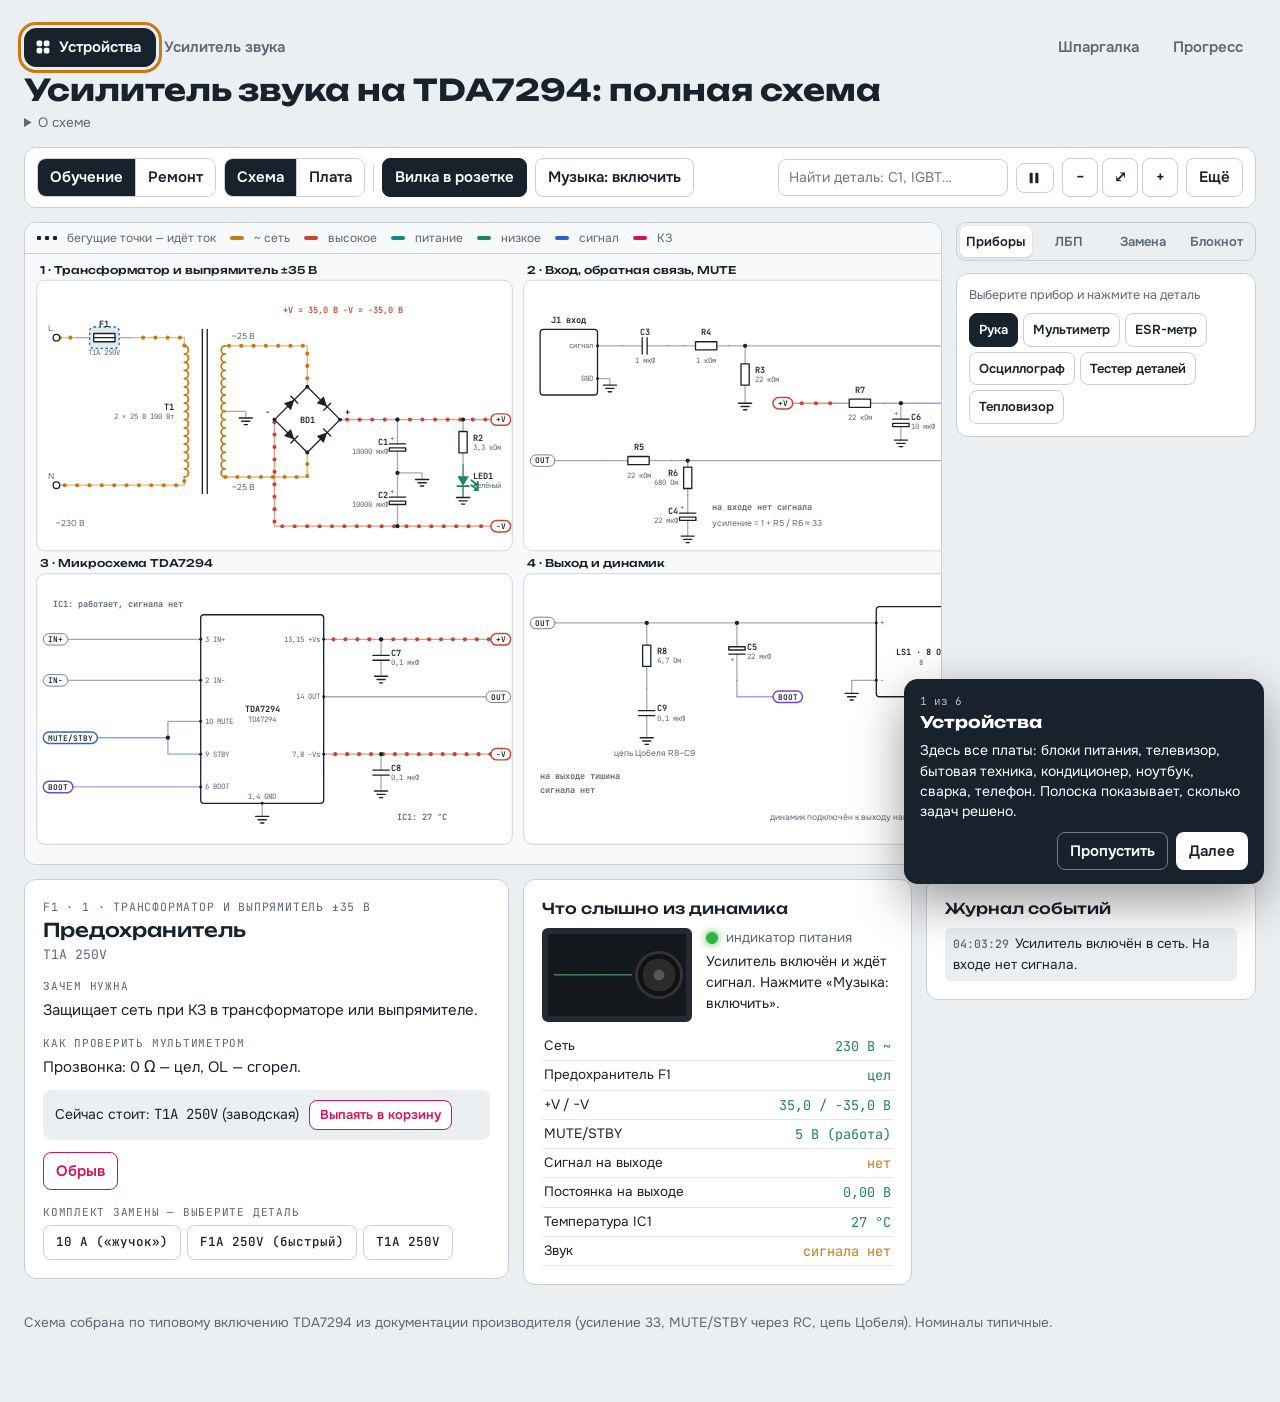
<file: amp.html>
<!doctype html>
<html lang="ru">
<head>
<meta charset="utf-8">
<meta name="viewport" content="width=device-width, initial-scale=1, viewport-fit=cover">
<title>Усилитель на TDA7294</title>
<meta name="theme-color" content="#18222d">
<link rel="manifest" href="manifest.webmanifest">
<link rel="icon" href="icon.svg" type="image/svg+xml">
<link rel="preconnect" href="https://fonts.googleapis.com">
<link rel="stylesheet" href="https://fonts.googleapis.com/css2?family=Unbounded:wght@500;700&family=Onest:wght@400;500;600&family=JetBrains+Mono:wght@400;600&display=swap">
<link rel="stylesheet" href="css/style.css">
</head>
<body data-board="amp">
<div class="wrap">
  <header class="hdr">
    <div class="hrow">
      <button id="devB" type="button" class="devb" aria-haspopup="dialog" aria-expanded="false"><svg viewBox="0 0 20 20" aria-hidden="true"><rect x="2" y="2" width="7" height="7" rx="2"/><rect x="11" y="2" width="7" height="7" rx="2"/><rect x="2" y="11" width="7" height="7" rx="2"/><rect x="11" y="11" width="7" height="7" rx="2"/></svg>Устройства</button>
      <span class="crumb">Усилитель звука</span>
      <span class="grow"></span>
      <button id="cheatB" type="button" class="lite">Шпаргалка</button>
      <button id="statB" type="button" class="lite">Прогресс</button>
    </div>
    <nav class="boards" id="devNav" aria-label="Устройства" hidden><a href="index.html" data-id="samsung" data-group="Блоки питания" data-icon="tv" data-desc="ТВ-блок с PFC, дежуркой и LLC" data-n="21">Samsung BN44 (ТВ)</a><a href="adapter.html" data-id="adapter" data-group="Блоки питания" data-icon="plug" data-desc="Флайбэк на UC3842, 12 В 2 А" data-n="13">Адаптер 12 В</a><a href="led.html" data-id="led" data-group="Телевизор и звук" data-icon="bulb" data-desc="Драйвер подсветки, линейки светодиодов" data-n="11">LED-подсветка ТВ</a><a href="amp.html" data-id="amp" data-group="Телевизор и звук" data-icon="spk" data-desc="TDA7294, ±35 В, динамик" data-n="11" aria-current="page">Усилитель звука</a><a href="atx.html" data-id="atx" data-group="Блоки питания" data-icon="pc" data-desc="Компьютерный БП на TL494" data-n="17">Блок питания ATX</a><a href="micro.html" data-id="micro" data-group="Бытовая техника" data-icon="mw" data-desc="MOT, удвоитель 4 кВ, магнетрон" data-n="16">Микроволновка</a><a href="weld.html" data-id="weld" data-group="Инструмент и мобильные" data-icon="weld" data-desc="Косой мост на IGBT, UC3845" data-n="15">Сварочный инвертор</a><a href="phone.html" data-id="phone" data-group="Инструмент и мобильные" data-icon="phone" data-desc="USB-C, контроллер заряда, АКБ" data-n="11">Зарядка телефона</a><a href="washer.html" data-id="washer" data-group="Бытовая техника" data-icon="wash" data-desc="LNK304, МК, реле ТЭНа, симисторы" data-n="17">Стиральная машина</a><a href="induct.html" data-id="induct" data-group="Бытовая техника" data-icon="ind" data-desc="Резонансный контур на IGBT, коды E0–E5" data-n="14">Индукционная плита</a><a href="fridge.html" data-id="fridge" data-group="Бытовая техника" data-icon="fridge" data-desc="Компрессор, пусковое реле, оттайка No Frost" data-n="14">Холодильник</a><a href="laptop.html" data-id="laptop" data-group="Инструмент и мобильные" data-icon="laptop" data-desc="Вход 19 В, зарядка, дежурки, EC, VCORE" data-n="15">Питание ноутбука</a><a href="ac.html" data-id="ac" data-group="Бытовая техника" data-icon="ac" data-desc="PFC, шина 380 В, IPM, связь, коды ошибок" data-n="14">Плата кондиционера</a><a href="extra/psu-basics.html" data-id="" data-group="Теория" data-icon="book" data-desc="Как устроен импульсный блок питания" data-n="0">Основы: блок-схема</a></nav>
    <h1>Усилитель звука на TDA7294: полная схема</h1>
    <details class="about"><summary>О схеме</summary><p class="lead">Сетевой трансформатор, выпрямитель ±35 В и микросхема TDA7294 с динамиком 8 Ом. Неисправности слышны: фон, хрип, свист, тишина — и видны на осциллографе. Выведите любую деталь из строя и послушайте, что изменится.</p></details>
  </header>

  <div class="bar" role="toolbar" aria-label="Управление">
    <div class="seg" role="group" aria-label="Режим"><button type="button" id="sgLearn" aria-pressed="true">Обучение</button><button type="button" id="sgRepair" aria-pressed="false">Ремонт</button></div>
    <div class="seg" role="group" aria-label="Вид"><button type="button" id="sgSch" aria-pressed="true">Схема</button><button type="button" id="sgPcb" aria-pressed="false">Плата</button></div>
    <span class="sep"></span>
    <button id="bMains" type="button" class="on">Вилка в розетке</button>
    <button id="bTv" type="button">Музыка: включить</button>
    <div class="find"><input id="findQ" type="search" autocomplete="off" placeholder="Найти деталь: C1, IGBT…" aria-label="Найти деталь на схеме"><ul id="findL" class="findl" hidden></ul></div>
    <button id="pauseB" type="button" class="pauseb" aria-pressed="false" title="Пауза (пробел)" aria-label="Пауза"><svg viewBox="0 0 16 16" aria-hidden="true"><rect x="3" y="2" width="3.5" height="12" rx="1"/><rect x="9.5" y="2" width="3.5" height="12" rx="1"/></svg></button>
    <div class="zoom"><button id="zOut" type="button" aria-label="Уменьшить">−</button><button id="zFit" type="button" title="По ширине">⤢</button><button id="zIn" type="button" aria-label="Увеличить">+</button></div>
    <div class="more"><button id="moreB" type="button" aria-haspopup="true" aria-expanded="false">Ещё</button>
      <div class="pop" id="morePop" hidden>
        <button id="bLamp" type="button">Лампа 100 Вт: нет</button>
        <button id="bFixAll" type="button">Починить всё</button>
        <button id="bSnd" type="button">Звук: вкл</button>
        <label class="rng" for="spd">Скорость <input id="spd" type="range" min="10" max="200" value="100"></label>
        <label class="chk"><input type="checkbox" id="optHl" checked> Подсвечивать цепи выбранной детали</label>
        <label class="chk"><input type="checkbox" id="optNorm" checked> Показывать норму у приборов</label>
        <label class="chk"><input type="checkbox" id="optFlow" checked> Ток на виде «Плата»</label>
      </div>
    </div>
    <button id="bMode" type="button" hidden>Режим: обучение</button>
    <button id="bView" type="button" hidden>Вид: схема</button>
    <select id="pick" aria-label="Выбрать деталь" hidden></select>
  </div>

  <section class="card repair" id="repair" hidden aria-labelledby="rpT">
    <div class="rp-head">
      <h3 id="rpT">Ремонт</h3>
      <select id="scSel" aria-label="Выбор задачи"></select>
      <button id="scStart" type="button">Начать заново</button>
    </div>
    <p class="complaint"><span class="kick">Жалоба владельца</span><span id="scText"></span></p>
    <p class="hint rp-how">Ищите, докуда доходит ток и какие напряжения есть. Подозрительную деталь перетащите в корзину и проверьте, новую — из каталога на пустое место. Затем включите устройство.</p>
    <div class="rp-act"><button id="hintB" type="button">Подсказка</button><button id="ansB" type="button">Показать ответ</button></div>
    <ol class="hints" id="hints"></ol>
    <div class="win" id="win" hidden></div>
    <details class="hist" id="hist"><summary id="histSum">Мои ремонты</summary><div class="histw"><table id="histT"></table></div><button type="button" id="histClr">Очистить историю</button></details>
  </section>

  <div class="work">
    <div class="board" id="board"><svg id="sch" viewBox="0 -4 1796 1108" role="img" aria-label="Принципиальная схема"></svg></div>
    <aside class="side" aria-label="Приборы, ЛБП, замена деталей, блокнот">
      <div class="stabs" role="tablist" aria-label="Панель">
        <button type="button" role="tab" data-tab="tTools" aria-selected="true">Приборы</button><button type="button" role="tab" data-tab="tLab" aria-selected="false">ЛБП</button><button type="button" role="tab" data-tab="tParts" aria-selected="false">Замена</button><button type="button" role="tab" data-tab="tNote" aria-selected="false">Блокнот</button>
      </div>
      <div class="tpanel" id="tTools" role="tabpanel">
      <div class="tools" id="tools">
        <div class="th"><span>Выберите прибор и нажмите на деталь</span></div>
        <div class="tbtns">
          <button type="button" data-t="hand" aria-pressed="true">Рука</button><button type="button" data-t="dmm" aria-pressed="false">Мультиметр</button>
          <button type="button" data-t="esr" aria-pressed="false">ESR-метр</button><button type="button" data-t="osc" aria-pressed="false">Осциллограф</button>
          <button type="button" data-t="tst" aria-pressed="false">Тестер деталей</button>
        </div>
        <div class="dmodes" id="dmodes" hidden>
          <button type="button" data-m="vdc" aria-pressed="true">V⎓</button><button type="button" data-m="vac" aria-pressed="false">V~</button><button type="button" data-m="ohm" aria-pressed="false">Ω</button>
          <button type="button" data-m="beep" aria-pressed="false">•)))</button><button type="button" data-m="diode" aria-pressed="false">▷|</button><button type="button" data-m="cap" aria-pressed="false">⊣⊢</button>
        </div>
        <div class="meter" id="meter" hidden>
          <div class="mhead"><b id="mTool"></b><span id="mTgt"></span></div>
          <div class="lcd2" id="mLcd"><span id="mV">- - -</span><small id="mU"></small></div>
          <div class="norm" id="mNorm" hidden></div>
          <div class="osc" id="mOsc" hidden><canvas id="oscC"></canvas></div>
          <p class="mn" id="mN"></p>
          <ul class="mrows" id="mRows"></ul>
          <button type="button" id="discharge">Разрядить C1 резистором</button>
        </div>
      </div>
      </div>
      <div class="tpanel" id="tLab" role="tabpanel" hidden>
      <div class="labpsu" id="labBox">
        <div class="th"><span>Подать напряжение на шину при выдернутой вилке и найти КЗ по нагреву</span></div>
        <select id="labRail" aria-label="Шина"></select>
        <div class="lrow"><label for="labV">U, В <input id="labV" type="number" min="0" max="30" step="0.5" value="15"></label>
          <label for="labI">I огр., А <select id="labI"><option value="0.1">0,1</option><option value="0.5" selected>0,5</option><option value="1">1</option><option value="2">2</option></select></label></div>
        <div class="lcdl"><span id="labVo">0,00 В</span><span id="labIo">0,000 А</span><b id="labCC">—</b></div>
        <button type="button" id="labOn">Включить ЛБП</button>
      </div>
      </div>
      <div class="tpanel" id="tParts" role="tabpanel" hidden>
      <div class="trash" id="trash"><div class="th"><b>Корзина</b><span>перетащите сюда деталь со схемы</span></div><ul id="trashL"></ul></div>
      <div class="cat">
        <div class="th"><b>Каталог деталей</b><span>перетащите на пустое место</span></div>
        <input id="catQ" type="search" placeholder="Поиск: 10 кОм, PC817, 47 мкФ…" aria-label="Поиск в каталоге">
        <select id="catF" aria-label="Тип детали"></select>
        <ul id="catL"></ul>
      </div>
      </div>
      <div class="tpanel" id="tNote" role="tabpanel" hidden>
        <div class="th"><span>Каждое измерение записывается сюда само</span></div>
        <div class="notew"><table class="note" id="noteT"></table></div>
        <button type="button" id="noteClr">Очистить блокнот</button>
      </div>
    </aside>
  </div>

  <div class="lower">
    <section class="card" id="partCard" aria-live="polite">
      <div class="kick" id="cId">Деталь</div>
      <h2 id="cName">Нажмите на деталь на схеме</h2>
      <p class="val" id="cVal"></p>
      <div id="cBody"><p class="hint">Любую деталь можно вывести из строя: обрыв, пробой или высыхание. Схема покажет, где остановится ток, а здесь появятся объяснение, признаки и причина поломки.</p></div>
    </section>
    <section class="card" id="devCard">
      <h3>Что слышно из динамика</h3>
      <div class="tv">
        <div class="screen" id="screen"><span>выключен</span></div>
        <div><div class="led"><i id="led"></i><span id="ledT">индикатор питания</span></div>
          <div class="lampbox" id="lampBox" hidden><i id="bulb"></i><span>Лампа 100 Вт: <b id="lampT"></b></span></div>
          <p class="see" id="see"></p></div>
      </div>
      <table class="rd" id="rd"></table>
    </section>
    <section class="card log" id="logCard">
      <h3>Журнал событий</h3>
      <ol id="log"></ol>
    </section>
  </div>
  <p class="hint foot">Схема собрана по типовому включению TDA7294 из документации производителя (усиление 33, MUTE/STBY через RC, цепь Цобеля). Номиналы типичные.</p>
</div>
<nav class="mtabs" id="mtabs" aria-label="Разделы">
  <button type="button" data-m="board" aria-pressed="true"><svg viewBox="0 0 20 20" aria-hidden="true"><path d="M3 5h5v4h4V5h5M3 15h14M10 9v6"/></svg>Схема</button>
  <button type="button" data-m="part" aria-pressed="false"><svg viewBox="0 0 20 20" aria-hidden="true"><rect x="5" y="7" width="10" height="6" rx="1"/><path d="M2 10h3M15 10h3"/></svg>Деталь</button>
  <button type="button" data-m="tools" aria-pressed="false"><svg viewBox="0 0 20 20" aria-hidden="true"><rect x="5" y="2" width="10" height="16" rx="2"/><path d="M8 6h4M10 10v4"/></svg>Приборы</button>
  <button type="button" data-m="dev" aria-pressed="false"><svg viewBox="0 0 20 20" aria-hidden="true"><rect x="2" y="4" width="16" height="10" rx="2"/><path d="M7 17h6"/></svg>Устройство</button>
  <button type="button" data-m="task" aria-pressed="false" id="mtTask" hidden><svg viewBox="0 0 20 20" aria-hidden="true"><path d="M5 3h10v14H5zM8 7h4M8 10h4M8 13h2"/></svg>Задача</button>
</nav>
<div class="modal" id="modal" hidden role="dialog" aria-modal="true" aria-labelledby="modT"><div class="modbox"><div class="modh"><h2 id="modT"></h2><button type="button" id="modX" aria-label="Закрыть">✕</button></div><div id="modB" class="modb"></div></div></div>
<script src="js/core/01-helpers.js"></script>
<script src="boards/amp/parts.js"></script>
<script src="boards/amp/schematic.js"></script>
<script src="js/core/04-render.js"></script>
<script src="boards/amp/sim.js"></script>
<script src="js/core/06-loop.js"></script>
<script src="js/core/07-kit.js"></script>
<script src="boards/amp/scenarios.js"></script>
<script src="js/core/08-workshop.js"></script>
<script src="boards/amp/probe.js"></script>
<script src="js/core/09-instruments.js"></script>
<script src="boards/amp/device.js"></script>
<script src="js/core/10-ui.js"></script>
<script src="js/core/11-extras.js"></script>
<script src="js/core/12-pcb.js"></script>
<script src="js/core/13-exam.js"></script>
<script src="js/core/14-ux.js"></script>
<script src="js/core/15-assist.js"></script>
<script src="js/core/16-pcbflow.js"></script>
<script src="js/core/17-more.js"></script>
<script src="js/core/18-nav.js"></script>
</body>
</html>
</file>
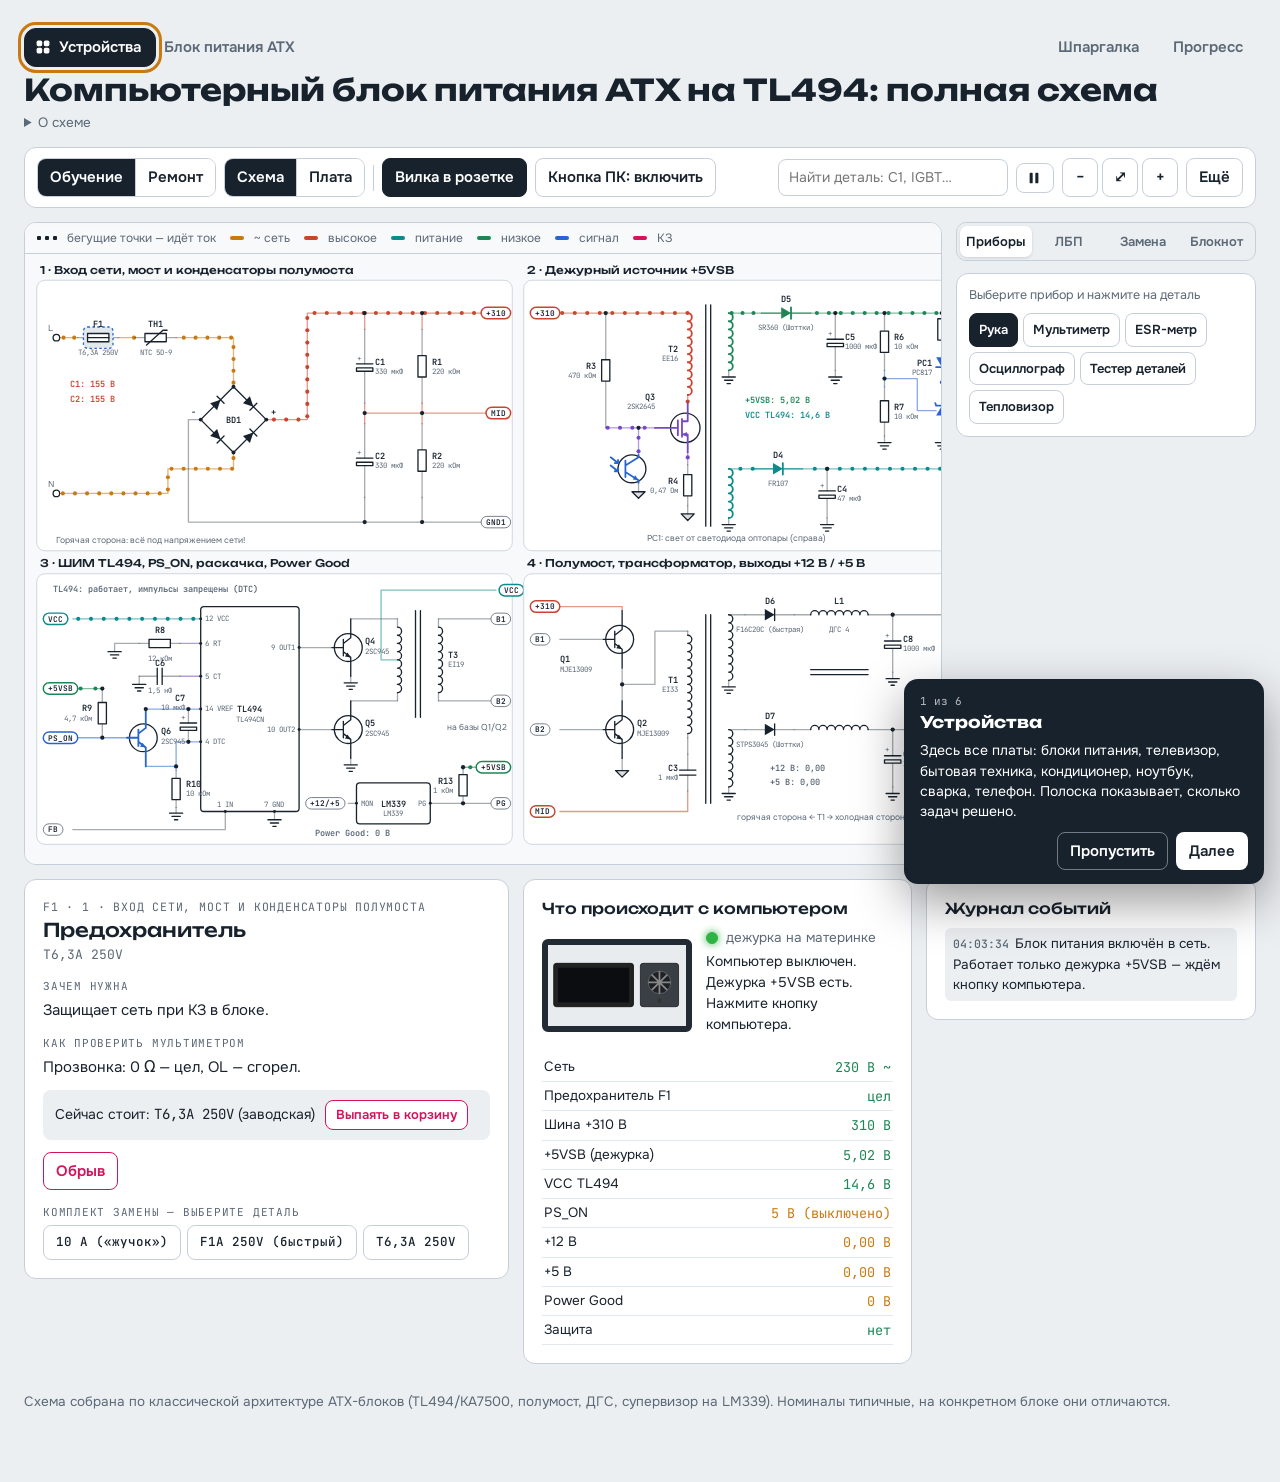
<file: atx.html>
<!doctype html>
<html lang="ru">
<head>
<meta charset="utf-8">
<meta name="viewport" content="width=device-width, initial-scale=1, viewport-fit=cover">
<title>Блок питания ATX</title>
<meta name="theme-color" content="#18222d">
<link rel="manifest" href="manifest.webmanifest">
<link rel="icon" href="icon.svg" type="image/svg+xml">
<link rel="preconnect" href="https://fonts.googleapis.com">
<link rel="stylesheet" href="https://fonts.googleapis.com/css2?family=Unbounded:wght@500;700&family=Onest:wght@400;500;600&family=JetBrains+Mono:wght@400;600&display=swap">
<link rel="stylesheet" href="css/style.css">
</head>
<body data-board="atx">
<div class="wrap">
  <header class="hdr">
    <div class="hrow">
      <button id="devB" type="button" class="devb" aria-haspopup="dialog" aria-expanded="false"><svg viewBox="0 0 20 20" aria-hidden="true"><rect x="2" y="2" width="7" height="7" rx="2"/><rect x="11" y="2" width="7" height="7" rx="2"/><rect x="2" y="11" width="7" height="7" rx="2"/><rect x="11" y="11" width="7" height="7" rx="2"/></svg>Устройства</button>
      <span class="crumb">Блок питания ATX</span>
      <span class="grow"></span>
      <button id="cheatB" type="button" class="lite">Шпаргалка</button>
      <button id="statB" type="button" class="lite">Прогресс</button>
    </div>
    <nav class="boards" id="devNav" aria-label="Устройства" hidden><a href="index.html" data-id="samsung" data-group="Блоки питания" data-icon="tv" data-desc="ТВ-блок с PFC, дежуркой и LLC" data-n="21">Samsung BN44 (ТВ)</a><a href="adapter.html" data-id="adapter" data-group="Блоки питания" data-icon="plug" data-desc="Флайбэк на UC3842, 12 В 2 А" data-n="13">Адаптер 12 В</a><a href="led.html" data-id="led" data-group="Телевизор и звук" data-icon="bulb" data-desc="Драйвер подсветки, линейки светодиодов" data-n="11">LED-подсветка ТВ</a><a href="amp.html" data-id="amp" data-group="Телевизор и звук" data-icon="spk" data-desc="TDA7294, ±35 В, динамик" data-n="11">Усилитель звука</a><a href="atx.html" data-id="atx" data-group="Блоки питания" data-icon="pc" data-desc="Компьютерный БП на TL494" data-n="17" aria-current="page">Блок питания ATX</a><a href="micro.html" data-id="micro" data-group="Бытовая техника" data-icon="mw" data-desc="MOT, удвоитель 4 кВ, магнетрон" data-n="16">Микроволновка</a><a href="weld.html" data-id="weld" data-group="Инструмент и мобильные" data-icon="weld" data-desc="Косой мост на IGBT, UC3845" data-n="15">Сварочный инвертор</a><a href="phone.html" data-id="phone" data-group="Инструмент и мобильные" data-icon="phone" data-desc="USB-C, контроллер заряда, АКБ" data-n="11">Зарядка телефона</a><a href="washer.html" data-id="washer" data-group="Бытовая техника" data-icon="wash" data-desc="LNK304, МК, реле ТЭНа, симисторы" data-n="17">Стиральная машина</a><a href="induct.html" data-id="induct" data-group="Бытовая техника" data-icon="ind" data-desc="Резонансный контур на IGBT, коды E0–E5" data-n="14">Индукционная плита</a><a href="fridge.html" data-id="fridge" data-group="Бытовая техника" data-icon="fridge" data-desc="Компрессор, пусковое реле, оттайка No Frost" data-n="14">Холодильник</a><a href="laptop.html" data-id="laptop" data-group="Инструмент и мобильные" data-icon="laptop" data-desc="Вход 19 В, зарядка, дежурки, EC, VCORE" data-n="15">Питание ноутбука</a><a href="ac.html" data-id="ac" data-group="Бытовая техника" data-icon="ac" data-desc="PFC, шина 380 В, IPM, связь, коды ошибок" data-n="14">Плата кондиционера</a><a href="extra/psu-basics.html" data-id="" data-group="Теория" data-icon="book" data-desc="Как устроен импульсный блок питания" data-n="0">Основы: блок-схема</a></nav>
    <h1>Компьютерный блок питания ATX на TL494: полная схема</h1>
    <details class="about"><summary>О схеме</summary><p class="lead">Дежурка +5VSB, ШИМ-контроллер TL494, полумост на двух транзисторах и выходы +12 В / +5 В с групповым дросселем. Блок запускается сигналом PS_ON от материнской платы и отвечает ей сигналом Power Good. Выведите любую деталь из строя и нажмите кнопку компьютера.</p></details>
  </header>

  <div class="bar" role="toolbar" aria-label="Управление">
    <div class="seg" role="group" aria-label="Режим"><button type="button" id="sgLearn" aria-pressed="true">Обучение</button><button type="button" id="sgRepair" aria-pressed="false">Ремонт</button></div>
    <div class="seg" role="group" aria-label="Вид"><button type="button" id="sgSch" aria-pressed="true">Схема</button><button type="button" id="sgPcb" aria-pressed="false">Плата</button></div>
    <span class="sep"></span>
    <button id="bMains" type="button" class="on">Вилка в розетке</button>
    <button id="bTv" type="button">Кнопка ПК: включить</button>
    <div class="find"><input id="findQ" type="search" autocomplete="off" placeholder="Найти деталь: C1, IGBT…" aria-label="Найти деталь на схеме"><ul id="findL" class="findl" hidden></ul></div>
    <button id="pauseB" type="button" class="pauseb" aria-pressed="false" title="Пауза (пробел)" aria-label="Пауза"><svg viewBox="0 0 16 16" aria-hidden="true"><rect x="3" y="2" width="3.5" height="12" rx="1"/><rect x="9.5" y="2" width="3.5" height="12" rx="1"/></svg></button>
    <div class="zoom"><button id="zOut" type="button" aria-label="Уменьшить">−</button><button id="zFit" type="button" title="По ширине">⤢</button><button id="zIn" type="button" aria-label="Увеличить">+</button></div>
    <div class="more"><button id="moreB" type="button" aria-haspopup="true" aria-expanded="false">Ещё</button>
      <div class="pop" id="morePop" hidden>
        <button id="bLamp" type="button">Лампа 100 Вт: нет</button>
        <button id="bFixAll" type="button">Починить всё</button>
        <button id="bSnd" type="button">Звук: вкл</button>
        <label class="rng" for="spd">Скорость <input id="spd" type="range" min="10" max="200" value="100"></label>
        <label class="chk"><input type="checkbox" id="optHl" checked> Подсвечивать цепи выбранной детали</label>
        <label class="chk"><input type="checkbox" id="optNorm" checked> Показывать норму у приборов</label>
        <label class="chk"><input type="checkbox" id="optFlow" checked> Ток на виде «Плата»</label>
      </div>
    </div>
    <button id="bMode" type="button" hidden>Режим: обучение</button>
    <button id="bView" type="button" hidden>Вид: схема</button>
    <select id="pick" aria-label="Выбрать деталь" hidden></select>
  </div>

  <section class="card repair" id="repair" hidden aria-labelledby="rpT">
    <div class="rp-head">
      <h3 id="rpT">Ремонт</h3>
      <select id="scSel" aria-label="Выбор задачи"></select>
      <button id="scStart" type="button">Начать заново</button>
    </div>
    <p class="complaint"><span class="kick">Жалоба владельца</span><span id="scText"></span></p>
    <p class="hint rp-how">Ищите, докуда доходит ток и какие напряжения есть. Подозрительную деталь перетащите в корзину и проверьте, новую — из каталога на пустое место. Затем включите устройство.</p>
    <div class="rp-act"><button id="hintB" type="button">Подсказка</button><button id="ansB" type="button">Показать ответ</button></div>
    <ol class="hints" id="hints"></ol>
    <div class="win" id="win" hidden></div>
    <details class="hist" id="hist"><summary id="histSum">Мои ремонты</summary><div class="histw"><table id="histT"></table></div><button type="button" id="histClr">Очистить историю</button></details>
  </section>

  <div class="work">
    <div class="board" id="board"><svg id="sch" viewBox="0 -4 1796 1108" role="img" aria-label="Принципиальная схема"></svg></div>
    <aside class="side" aria-label="Приборы, ЛБП, замена деталей, блокнот">
      <div class="stabs" role="tablist" aria-label="Панель">
        <button type="button" role="tab" data-tab="tTools" aria-selected="true">Приборы</button><button type="button" role="tab" data-tab="tLab" aria-selected="false">ЛБП</button><button type="button" role="tab" data-tab="tParts" aria-selected="false">Замена</button><button type="button" role="tab" data-tab="tNote" aria-selected="false">Блокнот</button>
      </div>
      <div class="tpanel" id="tTools" role="tabpanel">
      <div class="tools" id="tools">
        <div class="th"><span>Выберите прибор и нажмите на деталь</span></div>
        <div class="tbtns">
          <button type="button" data-t="hand" aria-pressed="true">Рука</button><button type="button" data-t="dmm" aria-pressed="false">Мультиметр</button>
          <button type="button" data-t="esr" aria-pressed="false">ESR-метр</button><button type="button" data-t="osc" aria-pressed="false">Осциллограф</button>
          <button type="button" data-t="tst" aria-pressed="false">Тестер деталей</button>
        </div>
        <div class="dmodes" id="dmodes" hidden>
          <button type="button" data-m="vdc" aria-pressed="true">V⎓</button><button type="button" data-m="vac" aria-pressed="false">V~</button><button type="button" data-m="ohm" aria-pressed="false">Ω</button>
          <button type="button" data-m="beep" aria-pressed="false">•)))</button><button type="button" data-m="diode" aria-pressed="false">▷|</button><button type="button" data-m="cap" aria-pressed="false">⊣⊢</button>
        </div>
        <div class="meter" id="meter" hidden>
          <div class="mhead"><b id="mTool"></b><span id="mTgt"></span></div>
          <div class="lcd2" id="mLcd"><span id="mV">- - -</span><small id="mU"></small></div>
          <div class="norm" id="mNorm" hidden></div>
          <div class="osc" id="mOsc" hidden><canvas id="oscC"></canvas></div>
          <p class="mn" id="mN"></p>
          <ul class="mrows" id="mRows"></ul>
          <button type="button" id="discharge">Разрядить C1 резистором</button>
        </div>
      </div>
      </div>
      <div class="tpanel" id="tLab" role="tabpanel" hidden>
      <div class="labpsu" id="labBox">
        <div class="th"><span>Подать напряжение на шину при выдернутой вилке и найти КЗ по нагреву</span></div>
        <select id="labRail" aria-label="Шина"></select>
        <div class="lrow"><label for="labV">U, В <input id="labV" type="number" min="0" max="30" step="0.5" value="15"></label>
          <label for="labI">I огр., А <select id="labI"><option value="0.1">0,1</option><option value="0.5" selected>0,5</option><option value="1">1</option><option value="2">2</option></select></label></div>
        <div class="lcdl"><span id="labVo">0,00 В</span><span id="labIo">0,000 А</span><b id="labCC">—</b></div>
        <button type="button" id="labOn">Включить ЛБП</button>
      </div>
      </div>
      <div class="tpanel" id="tParts" role="tabpanel" hidden>
      <div class="trash" id="trash"><div class="th"><b>Корзина</b><span>перетащите сюда деталь со схемы</span></div><ul id="trashL"></ul></div>
      <div class="cat">
        <div class="th"><b>Каталог деталей</b><span>перетащите на пустое место</span></div>
        <input id="catQ" type="search" placeholder="Поиск: 10 кОм, PC817, 47 мкФ…" aria-label="Поиск в каталоге">
        <select id="catF" aria-label="Тип детали"></select>
        <ul id="catL"></ul>
      </div>
      </div>
      <div class="tpanel" id="tNote" role="tabpanel" hidden>
        <div class="th"><span>Каждое измерение записывается сюда само</span></div>
        <div class="notew"><table class="note" id="noteT"></table></div>
        <button type="button" id="noteClr">Очистить блокнот</button>
      </div>
    </aside>
  </div>

  <div class="lower">
    <section class="card" id="partCard" aria-live="polite">
      <div class="kick" id="cId">Деталь</div>
      <h2 id="cName">Нажмите на деталь на схеме</h2>
      <p class="val" id="cVal"></p>
      <div id="cBody"><p class="hint">Любую деталь можно вывести из строя: обрыв, пробой или высыхание. Схема покажет, где остановится ток, а здесь появятся объяснение, признаки и причина поломки.</p></div>
    </section>
    <section class="card" id="devCard">
      <h3>Что происходит с компьютером</h3>
      <div class="tv">
        <div class="screen" id="screen"><span>выключен</span></div>
        <div><div class="led"><i id="led"></i><span id="ledT">дежурка на материнке</span></div>
          <div class="lampbox" id="lampBox" hidden><i id="bulb"></i><span>Лампа 100 Вт: <b id="lampT"></b></span></div>
          <p class="see" id="see"></p></div>
      </div>
      <table class="rd" id="rd"></table>
    </section>
    <section class="card log" id="logCard">
      <h3>Журнал событий</h3>
      <ol id="log"></ol>
    </section>
  </div>
  <p class="hint foot">Схема собрана по классической архитектуре ATX-блоков (TL494/KA7500, полумост, ДГС, супервизор на LM339). Номиналы типичные, на конкретном блоке они отличаются.</p>
</div>
<nav class="mtabs" id="mtabs" aria-label="Разделы">
  <button type="button" data-m="board" aria-pressed="true"><svg viewBox="0 0 20 20" aria-hidden="true"><path d="M3 5h5v4h4V5h5M3 15h14M10 9v6"/></svg>Схема</button>
  <button type="button" data-m="part" aria-pressed="false"><svg viewBox="0 0 20 20" aria-hidden="true"><rect x="5" y="7" width="10" height="6" rx="1"/><path d="M2 10h3M15 10h3"/></svg>Деталь</button>
  <button type="button" data-m="tools" aria-pressed="false"><svg viewBox="0 0 20 20" aria-hidden="true"><rect x="5" y="2" width="10" height="16" rx="2"/><path d="M8 6h4M10 10v4"/></svg>Приборы</button>
  <button type="button" data-m="dev" aria-pressed="false"><svg viewBox="0 0 20 20" aria-hidden="true"><rect x="2" y="4" width="16" height="10" rx="2"/><path d="M7 17h6"/></svg>Устройство</button>
  <button type="button" data-m="task" aria-pressed="false" id="mtTask" hidden><svg viewBox="0 0 20 20" aria-hidden="true"><path d="M5 3h10v14H5zM8 7h4M8 10h4M8 13h2"/></svg>Задача</button>
</nav>
<div class="modal" id="modal" hidden role="dialog" aria-modal="true" aria-labelledby="modT"><div class="modbox"><div class="modh"><h2 id="modT"></h2><button type="button" id="modX" aria-label="Закрыть">✕</button></div><div id="modB" class="modb"></div></div></div>
<script src="js/core/01-helpers.js"></script>
<script src="boards/atx/parts.js"></script>
<script src="boards/atx/schematic.js"></script>
<script src="js/core/04-render.js"></script>
<script src="boards/atx/sim.js"></script>
<script src="js/core/06-loop.js"></script>
<script src="js/core/07-kit.js"></script>
<script src="boards/atx/scenarios.js"></script>
<script src="js/core/08-workshop.js"></script>
<script src="boards/atx/probe.js"></script>
<script src="js/core/09-instruments.js"></script>
<script src="boards/atx/device.js"></script>
<script src="js/core/10-ui.js"></script>
<script src="js/core/11-extras.js"></script>
<script src="js/core/12-pcb.js"></script>
<script src="js/core/13-exam.js"></script>
<script src="js/core/14-ux.js"></script>
<script src="js/core/15-assist.js"></script>
<script src="js/core/16-pcbflow.js"></script>
<script src="js/core/17-more.js"></script>
<script src="js/core/18-nav.js"></script>
</body>
</html>
</file>
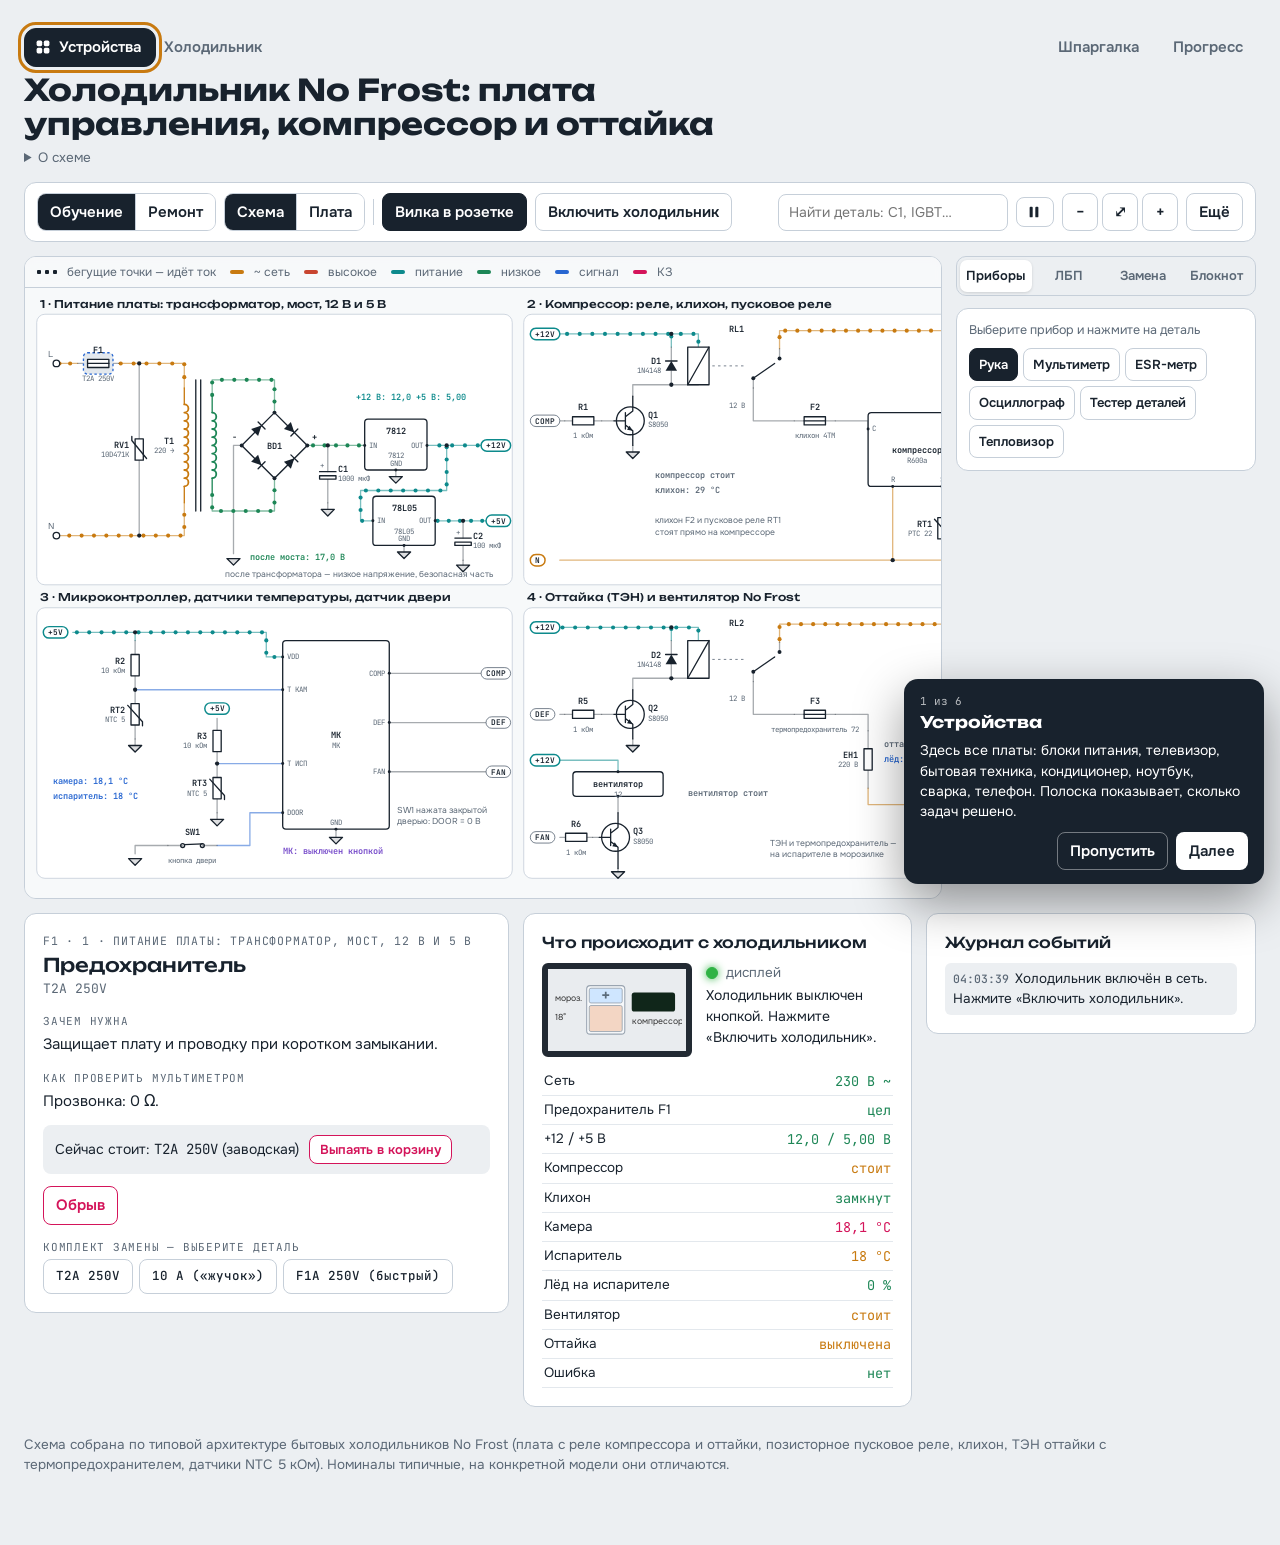
<file: fridge.html>
<!doctype html>
<html lang="ru">
<head>
<meta charset="utf-8">
<meta name="viewport" content="width=device-width, initial-scale=1, viewport-fit=cover">
<title>Холодильник No Frost</title>
<meta name="theme-color" content="#18222d">
<link rel="manifest" href="manifest.webmanifest">
<link rel="icon" href="icon.svg" type="image/svg+xml">
<link rel="preconnect" href="https://fonts.googleapis.com">
<link rel="stylesheet" href="https://fonts.googleapis.com/css2?family=Unbounded:wght@500;700&family=Onest:wght@400;500;600&family=JetBrains+Mono:wght@400;600&display=swap">
<link rel="stylesheet" href="css/style.css">
</head>
<body data-board="fridge">
<div class="wrap">
  <header class="hdr">
    <div class="hrow">
      <button id="devB" type="button" class="devb" aria-haspopup="dialog" aria-expanded="false"><svg viewBox="0 0 20 20" aria-hidden="true"><rect x="2" y="2" width="7" height="7" rx="2"/><rect x="11" y="2" width="7" height="7" rx="2"/><rect x="2" y="11" width="7" height="7" rx="2"/><rect x="11" y="11" width="7" height="7" rx="2"/></svg>Устройства</button>
      <span class="crumb">Холодильник</span>
      <span class="grow"></span>
      <button id="cheatB" type="button" class="lite">Шпаргалка</button>
      <button id="statB" type="button" class="lite">Прогресс</button>
    </div>
    <nav class="boards" id="devNav" aria-label="Устройства" hidden><a href="index.html" data-id="samsung" data-group="Блоки питания" data-icon="tv" data-desc="ТВ-блок с PFC, дежуркой и LLC" data-n="21">Samsung BN44 (ТВ)</a><a href="adapter.html" data-id="adapter" data-group="Блоки питания" data-icon="plug" data-desc="Флайбэк на UC3842, 12 В 2 А" data-n="13">Адаптер 12 В</a><a href="led.html" data-id="led" data-group="Телевизор и звук" data-icon="bulb" data-desc="Драйвер подсветки, линейки светодиодов" data-n="11">LED-подсветка ТВ</a><a href="amp.html" data-id="amp" data-group="Телевизор и звук" data-icon="spk" data-desc="TDA7294, ±35 В, динамик" data-n="11">Усилитель звука</a><a href="atx.html" data-id="atx" data-group="Блоки питания" data-icon="pc" data-desc="Компьютерный БП на TL494" data-n="17">Блок питания ATX</a><a href="micro.html" data-id="micro" data-group="Бытовая техника" data-icon="mw" data-desc="MOT, удвоитель 4 кВ, магнетрон" data-n="16">Микроволновка</a><a href="weld.html" data-id="weld" data-group="Инструмент и мобильные" data-icon="weld" data-desc="Косой мост на IGBT, UC3845" data-n="15">Сварочный инвертор</a><a href="phone.html" data-id="phone" data-group="Инструмент и мобильные" data-icon="phone" data-desc="USB-C, контроллер заряда, АКБ" data-n="11">Зарядка телефона</a><a href="washer.html" data-id="washer" data-group="Бытовая техника" data-icon="wash" data-desc="LNK304, МК, реле ТЭНа, симисторы" data-n="17">Стиральная машина</a><a href="induct.html" data-id="induct" data-group="Бытовая техника" data-icon="ind" data-desc="Резонансный контур на IGBT, коды E0–E5" data-n="14">Индукционная плита</a><a href="fridge.html" data-id="fridge" data-group="Бытовая техника" data-icon="fridge" data-desc="Компрессор, пусковое реле, оттайка No Frost" data-n="14" aria-current="page">Холодильник</a><a href="laptop.html" data-id="laptop" data-group="Инструмент и мобильные" data-icon="laptop" data-desc="Вход 19 В, зарядка, дежурки, EC, VCORE" data-n="15">Питание ноутбука</a><a href="ac.html" data-id="ac" data-group="Бытовая техника" data-icon="ac" data-desc="PFC, шина 380 В, IPM, связь, коды ошибок" data-n="14">Плата кондиционера</a><a href="extra/psu-basics.html" data-id="" data-group="Теория" data-icon="book" data-desc="Как устроен импульсный блок питания" data-n="0">Основы: блок-схема</a></nav>
    <h1>Холодильник No Frost: плата управления, компрессор и оттайка</h1>
    <details class="about"><summary>О схеме</summary><p class="lead">Трансформаторный блок питания платы, микроконтроллер с датчиками камеры и испарителя, реле компрессора с клиxоном и пусковым позистором, реле оттайки с ТЭНом и термопредохранителем, вентилятор No Frost. Время ускорено: видно, как компрессор включается по датчику, как намерзает и тает лёд. Выведите любую деталь из строя и включите холодильник.</p></details>
  </header>

  <div class="bar" role="toolbar" aria-label="Управление">
    <div class="seg" role="group" aria-label="Режим"><button type="button" id="sgLearn" aria-pressed="true">Обучение</button><button type="button" id="sgRepair" aria-pressed="false">Ремонт</button></div>
    <div class="seg" role="group" aria-label="Вид"><button type="button" id="sgSch" aria-pressed="true">Схема</button><button type="button" id="sgPcb" aria-pressed="false">Плата</button></div>
    <span class="sep"></span>
    <button id="bMains" type="button" class="on">Вилка в розетке</button>
    <button id="bTv" type="button">Включить холодильник</button>
    <div class="find"><input id="findQ" type="search" autocomplete="off" placeholder="Найти деталь: C1, IGBT…" aria-label="Найти деталь на схеме"><ul id="findL" class="findl" hidden></ul></div>
    <button id="pauseB" type="button" class="pauseb" aria-pressed="false" title="Пауза (пробел)" aria-label="Пауза"><svg viewBox="0 0 16 16" aria-hidden="true"><rect x="3" y="2" width="3.5" height="12" rx="1"/><rect x="9.5" y="2" width="3.5" height="12" rx="1"/></svg></button>
    <div class="zoom"><button id="zOut" type="button" aria-label="Уменьшить">−</button><button id="zFit" type="button" title="По ширине">⤢</button><button id="zIn" type="button" aria-label="Увеличить">+</button></div>
    <div class="more"><button id="moreB" type="button" aria-haspopup="true" aria-expanded="false">Ещё</button>
      <div class="pop" id="morePop" hidden>
        <button id="bLamp" type="button">Лампа 100 Вт: нет</button>
        <button id="bFixAll" type="button">Починить всё</button>
        <button id="bSnd" type="button">Звук: вкл</button>
        <label class="rng" for="spd">Скорость <input id="spd" type="range" min="10" max="200" value="100"></label>
        <label class="chk"><input type="checkbox" id="optHl" checked> Подсвечивать цепи выбранной детали</label>
        <label class="chk"><input type="checkbox" id="optNorm" checked> Показывать норму у приборов</label>
        <label class="chk"><input type="checkbox" id="optFlow" checked> Ток на виде «Плата»</label>
      </div>
    </div>
    <button id="bMode" type="button" hidden>Режим: обучение</button>
    <button id="bView" type="button" hidden>Вид: схема</button>
    <select id="pick" aria-label="Выбрать деталь" hidden></select>
  </div>

  <section class="card repair" id="repair" hidden aria-labelledby="rpT">
    <div class="rp-head">
      <h3 id="rpT">Ремонт</h3>
      <select id="scSel" aria-label="Выбор задачи"></select>
      <button id="scStart" type="button">Начать заново</button>
    </div>
    <p class="complaint"><span class="kick">Жалоба владельца</span><span id="scText"></span></p>
    <p class="hint rp-how">Ищите, докуда доходит ток и какие напряжения есть. Подозрительную деталь перетащите в корзину и проверьте, новую — из каталога на пустое место. Затем включите холодильник.</p>
    <div class="rp-act"><button id="hintB" type="button">Подсказка</button><button id="ansB" type="button">Показать ответ</button></div>
    <ol class="hints" id="hints"></ol>
    <div class="win" id="win" hidden></div>
    <details class="hist" id="hist"><summary id="histSum">Мои ремонты</summary><div class="histw"><table id="histT"></table></div><button type="button" id="histClr">Очистить историю</button></details>
  </section>

  <div class="work">
    <div class="board" id="board"><svg id="sch" viewBox="0 -4 1796 1108" role="img" aria-label="Принципиальная схема"></svg></div>
    <aside class="side" aria-label="Приборы, ЛБП, замена деталей, блокнот">
      <div class="stabs" role="tablist" aria-label="Панель">
        <button type="button" role="tab" data-tab="tTools" aria-selected="true">Приборы</button><button type="button" role="tab" data-tab="tLab" aria-selected="false">ЛБП</button><button type="button" role="tab" data-tab="tParts" aria-selected="false">Замена</button><button type="button" role="tab" data-tab="tNote" aria-selected="false">Блокнот</button>
      </div>
      <div class="tpanel" id="tTools" role="tabpanel">
      <div class="tools" id="tools">
        <div class="th"><span>Выберите прибор и нажмите на деталь</span></div>
        <div class="tbtns">
          <button type="button" data-t="hand" aria-pressed="true">Рука</button><button type="button" data-t="dmm" aria-pressed="false">Мультиметр</button>
          <button type="button" data-t="esr" aria-pressed="false">ESR-метр</button><button type="button" data-t="osc" aria-pressed="false">Осциллограф</button>
          <button type="button" data-t="tst" aria-pressed="false">Тестер деталей</button>
        </div>
        <div class="dmodes" id="dmodes" hidden>
          <button type="button" data-m="vdc" aria-pressed="true">V⎓</button><button type="button" data-m="vac" aria-pressed="false">V~</button><button type="button" data-m="ohm" aria-pressed="false">Ω</button>
          <button type="button" data-m="beep" aria-pressed="false">•)))</button><button type="button" data-m="diode" aria-pressed="false">▷|</button><button type="button" data-m="cap" aria-pressed="false">⊣⊢</button>
        </div>
        <div class="meter" id="meter" hidden>
          <div class="mhead"><b id="mTool"></b><span id="mTgt"></span></div>
          <div class="lcd2" id="mLcd"><span id="mV">- - -</span><small id="mU"></small></div>
          <div class="norm" id="mNorm" hidden></div>
          <div class="osc" id="mOsc" hidden><canvas id="oscC"></canvas></div>
          <p class="mn" id="mN"></p>
          <ul class="mrows" id="mRows"></ul>
          <button type="button" id="discharge">Разрядить C1 резистором</button>
        </div>
      </div>
      </div>
      <div class="tpanel" id="tLab" role="tabpanel" hidden>
      <div class="labpsu" id="labBox">
        <div class="th"><span>Подать напряжение на шину при выдернутой вилке и найти КЗ по нагреву</span></div>
        <select id="labRail" aria-label="Шина"></select>
        <div class="lrow"><label for="labV">U, В <input id="labV" type="number" min="0" max="30" step="0.5" value="15"></label>
          <label for="labI">I огр., А <select id="labI"><option value="0.1">0,1</option><option value="0.5" selected>0,5</option><option value="1">1</option><option value="2">2</option></select></label></div>
        <div class="lcdl"><span id="labVo">0,00 В</span><span id="labIo">0,000 А</span><b id="labCC">—</b></div>
        <button type="button" id="labOn">Включить ЛБП</button>
      </div>
      </div>
      <div class="tpanel" id="tParts" role="tabpanel" hidden>
      <div class="trash" id="trash"><div class="th"><b>Корзина</b><span>перетащите сюда деталь со схемы</span></div><ul id="trashL"></ul></div>
      <div class="cat">
        <div class="th"><b>Каталог деталей</b><span>перетащите на пустое место</span></div>
        <input id="catQ" type="search" placeholder="Поиск: 10 кОм, PC817, 47 мкФ…" aria-label="Поиск в каталоге">
        <select id="catF" aria-label="Тип детали"></select>
        <ul id="catL"></ul>
      </div>
      </div>
      <div class="tpanel" id="tNote" role="tabpanel" hidden>
        <div class="th"><span>Каждое измерение записывается сюда само</span></div>
        <div class="notew"><table class="note" id="noteT"></table></div>
        <button type="button" id="noteClr">Очистить блокнот</button>
      </div>
    </aside>
  </div>

  <div class="lower">
    <section class="card" id="partCard" aria-live="polite">
      <div class="kick" id="cId">Деталь</div>
      <h2 id="cName">Нажмите на деталь на схеме</h2>
      <p class="val" id="cVal"></p>
      <div id="cBody"><p class="hint">Любую деталь можно вывести из строя: обрыв, пробой или высыхание. Схема покажет, где остановится ток, а здесь появятся объяснение, признаки и причина поломки.</p></div>
    </section>
    <section class="card" id="devCard">
      <h3>Что происходит с холодильником</h3>
      <div class="tv">
        <div class="screen" id="screen"><span>выключен</span></div>
        <div><div class="led"><i id="led"></i><span id="ledT">дисплей</span></div>
          <div class="lampbox" id="lampBox" hidden><i id="bulb"></i><span>Лампа 100 Вт: <b id="lampT"></b></span></div>
          <p class="see" id="see"></p></div>
      </div>
      <table class="rd" id="rd"></table>
    </section>
    <section class="card log" id="logCard">
      <h3>Журнал событий</h3>
      <ol id="log"></ol>
    </section>
  </div>
  <p class="hint foot">Схема собрана по типовой архитектуре бытовых холодильников No Frost (плата с реле компрессора и оттайки, позисторное пусковое реле, клиxон, ТЭН оттайки с термопредохранителем, датчики NTC 5 кОм). Номиналы типичные, на конкретной модели они отличаются.</p>
</div>
<nav class="mtabs" id="mtabs" aria-label="Разделы">
  <button type="button" data-m="board" aria-pressed="true"><svg viewBox="0 0 20 20" aria-hidden="true"><path d="M3 5h5v4h4V5h5M3 15h14M10 9v6"/></svg>Схема</button>
  <button type="button" data-m="part" aria-pressed="false"><svg viewBox="0 0 20 20" aria-hidden="true"><rect x="5" y="7" width="10" height="6" rx="1"/><path d="M2 10h3M15 10h3"/></svg>Деталь</button>
  <button type="button" data-m="tools" aria-pressed="false"><svg viewBox="0 0 20 20" aria-hidden="true"><rect x="5" y="2" width="10" height="16" rx="2"/><path d="M8 6h4M10 10v4"/></svg>Приборы</button>
  <button type="button" data-m="dev" aria-pressed="false"><svg viewBox="0 0 20 20" aria-hidden="true"><rect x="2" y="4" width="16" height="10" rx="2"/><path d="M7 17h6"/></svg>Устройство</button>
  <button type="button" data-m="task" aria-pressed="false" id="mtTask" hidden><svg viewBox="0 0 20 20" aria-hidden="true"><path d="M5 3h10v14H5zM8 7h4M8 10h4M8 13h2"/></svg>Задача</button>
</nav>
<div class="modal" id="modal" hidden role="dialog" aria-modal="true" aria-labelledby="modT"><div class="modbox"><div class="modh"><h2 id="modT"></h2><button type="button" id="modX" aria-label="Закрыть">✕</button></div><div id="modB" class="modb"></div></div></div>
<script src="js/core/01-helpers.js"></script>
<script src="boards/fridge/parts.js"></script>
<script src="boards/fridge/schematic.js"></script>
<script src="js/core/04-render.js"></script>
<script src="boards/fridge/sim.js"></script>
<script src="js/core/06-loop.js"></script>
<script src="js/core/07-kit.js"></script>
<script src="boards/fridge/scenarios.js"></script>
<script src="js/core/08-workshop.js"></script>
<script src="boards/fridge/probe.js"></script>
<script src="js/core/09-instruments.js"></script>
<script src="boards/fridge/device.js"></script>
<script src="js/core/10-ui.js"></script>
<script src="js/core/11-extras.js"></script>
<script src="js/core/12-pcb.js"></script>
<script src="js/core/13-exam.js"></script>
<script src="js/core/14-ux.js"></script>
<script src="js/core/15-assist.js"></script>
<script src="js/core/16-pcbflow.js"></script>
<script src="js/core/17-more.js"></script>
<script src="js/core/18-nav.js"></script>
</body>
</html>
</file>
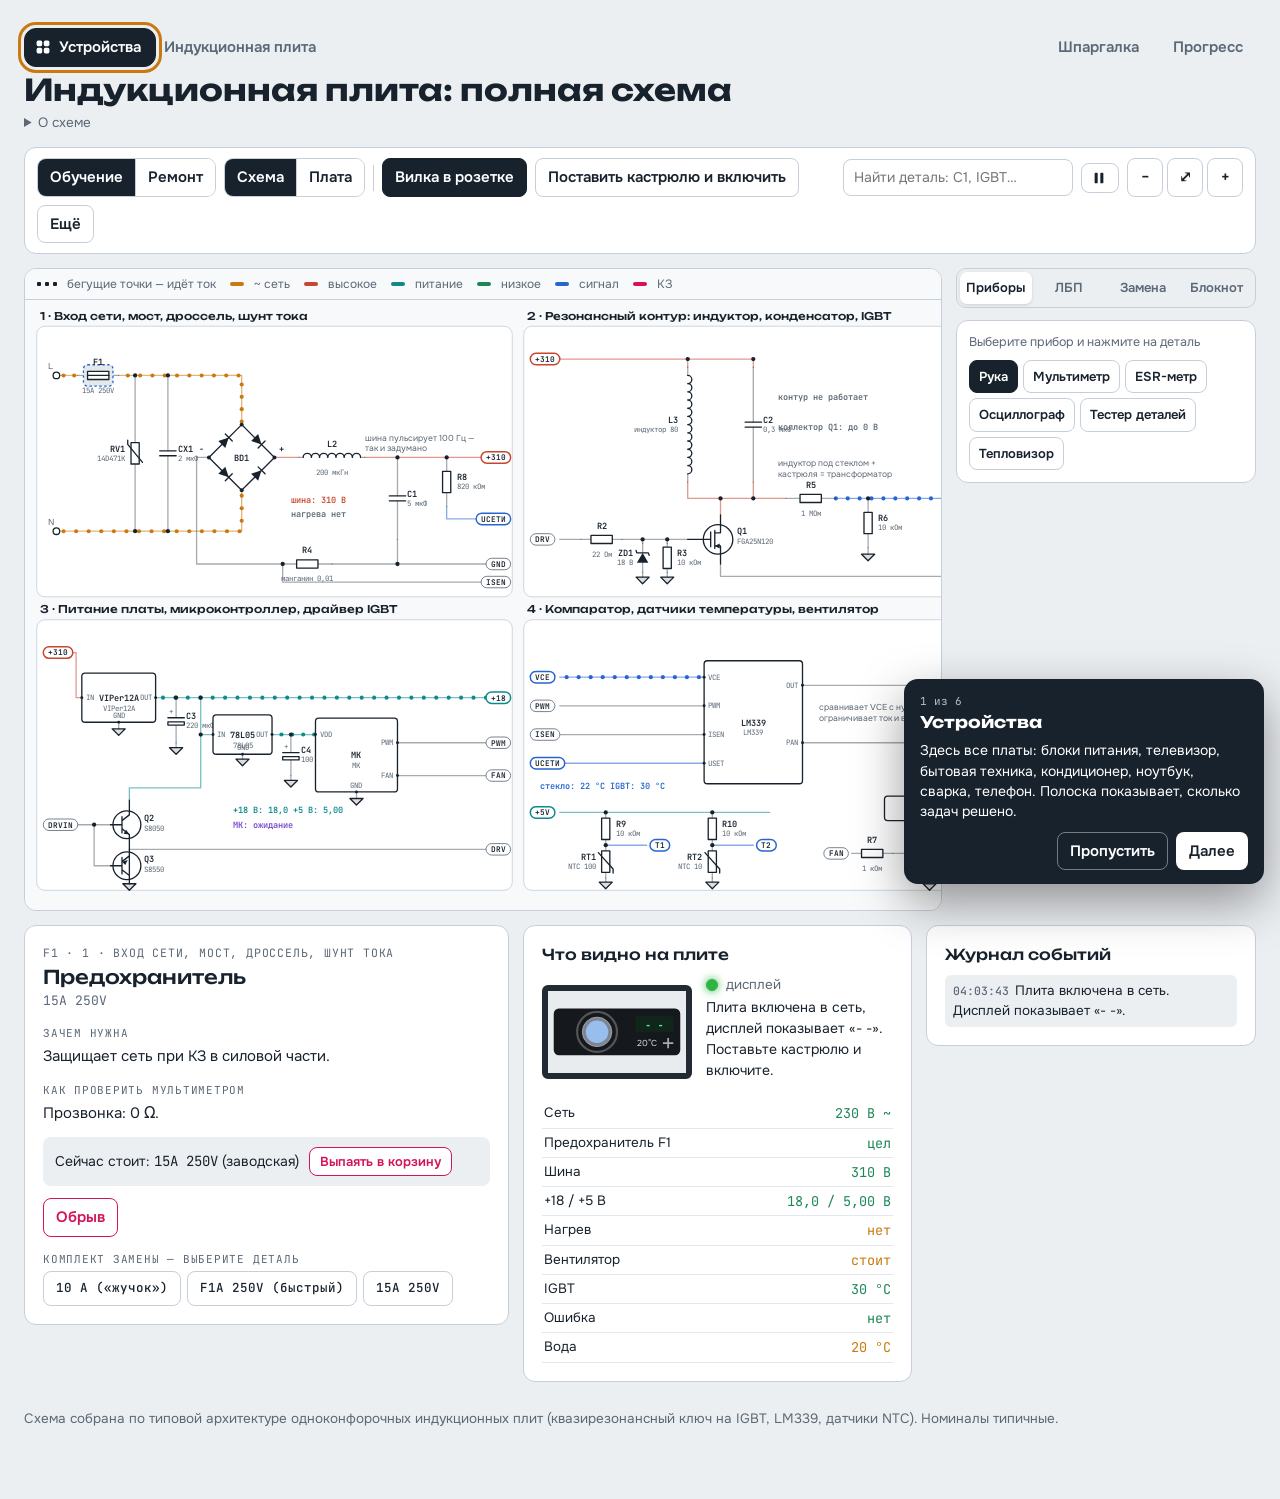
<file: induct.html>
<!doctype html>
<html lang="ru">
<head>
<meta charset="utf-8">
<meta name="viewport" content="width=device-width, initial-scale=1, viewport-fit=cover">
<title>Индукционная плита</title>
<meta name="theme-color" content="#18222d">
<link rel="manifest" href="manifest.webmanifest">
<link rel="icon" href="icon.svg" type="image/svg+xml">
<link rel="preconnect" href="https://fonts.googleapis.com">
<link rel="stylesheet" href="https://fonts.googleapis.com/css2?family=Unbounded:wght@500;700&family=Onest:wght@400;500;600&family=JetBrains+Mono:wght@400;600&display=swap">
<link rel="stylesheet" href="css/style.css">
</head>
<body data-board="induct">
<div class="wrap">
  <header class="hdr">
    <div class="hrow">
      <button id="devB" type="button" class="devb" aria-haspopup="dialog" aria-expanded="false"><svg viewBox="0 0 20 20" aria-hidden="true"><rect x="2" y="2" width="7" height="7" rx="2"/><rect x="11" y="2" width="7" height="7" rx="2"/><rect x="2" y="11" width="7" height="7" rx="2"/><rect x="11" y="11" width="7" height="7" rx="2"/></svg>Устройства</button>
      <span class="crumb">Индукционная плита</span>
      <span class="grow"></span>
      <button id="cheatB" type="button" class="lite">Шпаргалка</button>
      <button id="statB" type="button" class="lite">Прогресс</button>
    </div>
    <nav class="boards" id="devNav" aria-label="Устройства" hidden><a href="index.html" data-id="samsung" data-group="Блоки питания" data-icon="tv" data-desc="ТВ-блок с PFC, дежуркой и LLC" data-n="21">Samsung BN44 (ТВ)</a><a href="adapter.html" data-id="adapter" data-group="Блоки питания" data-icon="plug" data-desc="Флайбэк на UC3842, 12 В 2 А" data-n="13">Адаптер 12 В</a><a href="led.html" data-id="led" data-group="Телевизор и звук" data-icon="bulb" data-desc="Драйвер подсветки, линейки светодиодов" data-n="11">LED-подсветка ТВ</a><a href="amp.html" data-id="amp" data-group="Телевизор и звук" data-icon="spk" data-desc="TDA7294, ±35 В, динамик" data-n="11">Усилитель звука</a><a href="atx.html" data-id="atx" data-group="Блоки питания" data-icon="pc" data-desc="Компьютерный БП на TL494" data-n="17">Блок питания ATX</a><a href="micro.html" data-id="micro" data-group="Бытовая техника" data-icon="mw" data-desc="MOT, удвоитель 4 кВ, магнетрон" data-n="16">Микроволновка</a><a href="weld.html" data-id="weld" data-group="Инструмент и мобильные" data-icon="weld" data-desc="Косой мост на IGBT, UC3845" data-n="15">Сварочный инвертор</a><a href="phone.html" data-id="phone" data-group="Инструмент и мобильные" data-icon="phone" data-desc="USB-C, контроллер заряда, АКБ" data-n="11">Зарядка телефона</a><a href="washer.html" data-id="washer" data-group="Бытовая техника" data-icon="wash" data-desc="LNK304, МК, реле ТЭНа, симисторы" data-n="17">Стиральная машина</a><a href="induct.html" data-id="induct" data-group="Бытовая техника" data-icon="ind" data-desc="Резонансный контур на IGBT, коды E0–E5" data-n="14" aria-current="page">Индукционная плита</a><a href="fridge.html" data-id="fridge" data-group="Бытовая техника" data-icon="fridge" data-desc="Компрессор, пусковое реле, оттайка No Frost" data-n="14">Холодильник</a><a href="laptop.html" data-id="laptop" data-group="Инструмент и мобильные" data-icon="laptop" data-desc="Вход 19 В, зарядка, дежурки, EC, VCORE" data-n="15">Питание ноутбука</a><a href="ac.html" data-id="ac" data-group="Бытовая техника" data-icon="ac" data-desc="PFC, шина 380 В, IPM, связь, коды ошибок" data-n="14">Плата кондиционера</a><a href="extra/psu-basics.html" data-id="" data-group="Теория" data-icon="book" data-desc="Как устроен импульсный блок питания" data-n="0">Основы: блок-схема</a></nav>
    <h1>Индукционная плита: полная схема</h1>
    <details class="about"><summary>О схеме</summary><p class="lead">Сеть → мост → дроссель → резонансный контур из индуктора и конденсатора на одном IGBT. Компаратор открывает IGBT в момент нуля напряжения, микроконтроллер следит за датчиками и показывает коды E0–E5. Видно, почему чаще всего горит IGBT и почему новый сгорает снова. Выведите любую деталь из строя и поставьте кастрюлю.</p></details>
  </header>

  <div class="bar" role="toolbar" aria-label="Управление">
    <div class="seg" role="group" aria-label="Режим"><button type="button" id="sgLearn" aria-pressed="true">Обучение</button><button type="button" id="sgRepair" aria-pressed="false">Ремонт</button></div>
    <div class="seg" role="group" aria-label="Вид"><button type="button" id="sgSch" aria-pressed="true">Схема</button><button type="button" id="sgPcb" aria-pressed="false">Плата</button></div>
    <span class="sep"></span>
    <button id="bMains" type="button" class="on">Вилка в розетке</button>
    <button id="bTv" type="button">Поставить кастрюлю и включить</button>
    <div class="find"><input id="findQ" type="search" autocomplete="off" placeholder="Найти деталь: C1, IGBT…" aria-label="Найти деталь на схеме"><ul id="findL" class="findl" hidden></ul></div>
    <button id="pauseB" type="button" class="pauseb" aria-pressed="false" title="Пауза (пробел)" aria-label="Пауза"><svg viewBox="0 0 16 16" aria-hidden="true"><rect x="3" y="2" width="3.5" height="12" rx="1"/><rect x="9.5" y="2" width="3.5" height="12" rx="1"/></svg></button>
    <div class="zoom"><button id="zOut" type="button" aria-label="Уменьшить">−</button><button id="zFit" type="button" title="По ширине">⤢</button><button id="zIn" type="button" aria-label="Увеличить">+</button></div>
    <div class="more"><button id="moreB" type="button" aria-haspopup="true" aria-expanded="false">Ещё</button>
      <div class="pop" id="morePop" hidden>
        <button id="bLamp" type="button">Лампа 100 Вт: нет</button>
        <button id="bFixAll" type="button">Починить всё</button>
        <button id="bSnd" type="button">Звук: вкл</button>
        <label class="rng" for="spd">Скорость <input id="spd" type="range" min="10" max="200" value="100"></label>
        <label class="chk"><input type="checkbox" id="optHl" checked> Подсвечивать цепи выбранной детали</label>
        <label class="chk"><input type="checkbox" id="optNorm" checked> Показывать норму у приборов</label>
        <label class="chk"><input type="checkbox" id="optFlow" checked> Ток на виде «Плата»</label>
      </div>
    </div>
    <button id="bMode" type="button" hidden>Режим: обучение</button>
    <button id="bView" type="button" hidden>Вид: схема</button>
    <select id="pick" aria-label="Выбрать деталь" hidden></select>
  </div>

  <section class="card repair" id="repair" hidden aria-labelledby="rpT">
    <div class="rp-head">
      <h3 id="rpT">Ремонт</h3>
      <select id="scSel" aria-label="Выбор задачи"></select>
      <button id="scStart" type="button">Начать заново</button>
    </div>
    <p class="complaint"><span class="kick">Жалоба владельца</span><span id="scText"></span></p>
    <p class="hint rp-how">Ищите, докуда доходит ток и какие напряжения есть. Подозрительную деталь перетащите в корзину и проверьте, новую — из каталога на пустое место. Затем включите конфорку.</p>
    <div class="rp-act"><button id="hintB" type="button">Подсказка</button><button id="ansB" type="button">Показать ответ</button></div>
    <ol class="hints" id="hints"></ol>
    <div class="win" id="win" hidden></div>
    <details class="hist" id="hist"><summary id="histSum">Мои ремонты</summary><div class="histw"><table id="histT"></table></div><button type="button" id="histClr">Очистить историю</button></details>
  </section>

  <div class="work">
    <div class="board" id="board"><svg id="sch" viewBox="0 -4 1796 1108" role="img" aria-label="Принципиальная схема"></svg></div>
    <aside class="side" aria-label="Приборы, ЛБП, замена деталей, блокнот">
      <div class="stabs" role="tablist" aria-label="Панель">
        <button type="button" role="tab" data-tab="tTools" aria-selected="true">Приборы</button><button type="button" role="tab" data-tab="tLab" aria-selected="false">ЛБП</button><button type="button" role="tab" data-tab="tParts" aria-selected="false">Замена</button><button type="button" role="tab" data-tab="tNote" aria-selected="false">Блокнот</button>
      </div>
      <div class="tpanel" id="tTools" role="tabpanel">
      <div class="tools" id="tools">
        <div class="th"><span>Выберите прибор и нажмите на деталь</span></div>
        <div class="tbtns">
          <button type="button" data-t="hand" aria-pressed="true">Рука</button><button type="button" data-t="dmm" aria-pressed="false">Мультиметр</button>
          <button type="button" data-t="esr" aria-pressed="false">ESR-метр</button><button type="button" data-t="osc" aria-pressed="false">Осциллограф</button>
          <button type="button" data-t="tst" aria-pressed="false">Тестер деталей</button>
        </div>
        <div class="dmodes" id="dmodes" hidden>
          <button type="button" data-m="vdc" aria-pressed="true">V⎓</button><button type="button" data-m="vac" aria-pressed="false">V~</button><button type="button" data-m="ohm" aria-pressed="false">Ω</button>
          <button type="button" data-m="beep" aria-pressed="false">•)))</button><button type="button" data-m="diode" aria-pressed="false">▷|</button><button type="button" data-m="cap" aria-pressed="false">⊣⊢</button>
        </div>
        <div class="meter" id="meter" hidden>
          <div class="mhead"><b id="mTool"></b><span id="mTgt"></span></div>
          <div class="lcd2" id="mLcd"><span id="mV">- - -</span><small id="mU"></small></div>
          <div class="norm" id="mNorm" hidden></div>
          <div class="osc" id="mOsc" hidden><canvas id="oscC"></canvas></div>
          <p class="mn" id="mN"></p>
          <ul class="mrows" id="mRows"></ul>
          <button type="button" id="discharge">Разрядить C1 резистором</button>
        </div>
      </div>
      </div>
      <div class="tpanel" id="tLab" role="tabpanel" hidden>
      <div class="labpsu" id="labBox">
        <div class="th"><span>Подать напряжение на шину при выдернутой вилке и найти КЗ по нагреву</span></div>
        <select id="labRail" aria-label="Шина"></select>
        <div class="lrow"><label for="labV">U, В <input id="labV" type="number" min="0" max="30" step="0.5" value="15"></label>
          <label for="labI">I огр., А <select id="labI"><option value="0.1">0,1</option><option value="0.5" selected>0,5</option><option value="1">1</option><option value="2">2</option></select></label></div>
        <div class="lcdl"><span id="labVo">0,00 В</span><span id="labIo">0,000 А</span><b id="labCC">—</b></div>
        <button type="button" id="labOn">Включить ЛБП</button>
      </div>
      </div>
      <div class="tpanel" id="tParts" role="tabpanel" hidden>
      <div class="trash" id="trash"><div class="th"><b>Корзина</b><span>перетащите сюда деталь со схемы</span></div><ul id="trashL"></ul></div>
      <div class="cat">
        <div class="th"><b>Каталог деталей</b><span>перетащите на пустое место</span></div>
        <input id="catQ" type="search" placeholder="Поиск: 10 кОм, PC817, 47 мкФ…" aria-label="Поиск в каталоге">
        <select id="catF" aria-label="Тип детали"></select>
        <ul id="catL"></ul>
      </div>
      </div>
      <div class="tpanel" id="tNote" role="tabpanel" hidden>
        <div class="th"><span>Каждое измерение записывается сюда само</span></div>
        <div class="notew"><table class="note" id="noteT"></table></div>
        <button type="button" id="noteClr">Очистить блокнот</button>
      </div>
    </aside>
  </div>

  <div class="lower">
    <section class="card" id="partCard" aria-live="polite">
      <div class="kick" id="cId">Деталь</div>
      <h2 id="cName">Нажмите на деталь на схеме</h2>
      <p class="val" id="cVal"></p>
      <div id="cBody"><p class="hint">Любую деталь можно вывести из строя: обрыв, пробой или высыхание. Схема покажет, где остановится ток, а здесь появятся объяснение, признаки и причина поломки.</p></div>
    </section>
    <section class="card" id="devCard">
      <h3>Что видно на плите</h3>
      <div class="tv">
        <div class="screen" id="screen"><span>выключен</span></div>
        <div><div class="led"><i id="led"></i><span id="ledT">дисплей</span></div>
          <div class="lampbox" id="lampBox" hidden><i id="bulb"></i><span>Лампа 100 Вт: <b id="lampT"></b></span></div>
          <p class="see" id="see"></p></div>
      </div>
      <table class="rd" id="rd"></table>
    </section>
    <section class="card log" id="logCard">
      <h3>Журнал событий</h3>
      <ol id="log"></ol>
    </section>
  </div>
  <p class="hint foot">Схема собрана по типовой архитектуре одноконфорочных индукционных плит (квазирезонансный ключ на IGBT, LM339, датчики NTC). Номиналы типичные.</p>
</div>
<nav class="mtabs" id="mtabs" aria-label="Разделы">
  <button type="button" data-m="board" aria-pressed="true"><svg viewBox="0 0 20 20" aria-hidden="true"><path d="M3 5h5v4h4V5h5M3 15h14M10 9v6"/></svg>Схема</button>
  <button type="button" data-m="part" aria-pressed="false"><svg viewBox="0 0 20 20" aria-hidden="true"><rect x="5" y="7" width="10" height="6" rx="1"/><path d="M2 10h3M15 10h3"/></svg>Деталь</button>
  <button type="button" data-m="tools" aria-pressed="false"><svg viewBox="0 0 20 20" aria-hidden="true"><rect x="5" y="2" width="10" height="16" rx="2"/><path d="M8 6h4M10 10v4"/></svg>Приборы</button>
  <button type="button" data-m="dev" aria-pressed="false"><svg viewBox="0 0 20 20" aria-hidden="true"><rect x="2" y="4" width="16" height="10" rx="2"/><path d="M7 17h6"/></svg>Устройство</button>
  <button type="button" data-m="task" aria-pressed="false" id="mtTask" hidden><svg viewBox="0 0 20 20" aria-hidden="true"><path d="M5 3h10v14H5zM8 7h4M8 10h4M8 13h2"/></svg>Задача</button>
</nav>
<div class="modal" id="modal" hidden role="dialog" aria-modal="true" aria-labelledby="modT"><div class="modbox"><div class="modh"><h2 id="modT"></h2><button type="button" id="modX" aria-label="Закрыть">✕</button></div><div id="modB" class="modb"></div></div></div>
<script src="js/core/01-helpers.js"></script>
<script src="boards/induct/parts.js"></script>
<script src="boards/induct/schematic.js"></script>
<script src="js/core/04-render.js"></script>
<script src="boards/induct/sim.js"></script>
<script src="js/core/06-loop.js"></script>
<script src="js/core/07-kit.js"></script>
<script src="boards/induct/scenarios.js"></script>
<script src="js/core/08-workshop.js"></script>
<script src="boards/induct/probe.js"></script>
<script src="js/core/09-instruments.js"></script>
<script src="boards/induct/device.js"></script>
<script src="js/core/10-ui.js"></script>
<script src="js/core/11-extras.js"></script>
<script src="js/core/12-pcb.js"></script>
<script src="js/core/13-exam.js"></script>
<script src="js/core/14-ux.js"></script>
<script src="js/core/15-assist.js"></script>
<script src="js/core/16-pcbflow.js"></script>
<script src="js/core/17-more.js"></script>
<script src="js/core/18-nav.js"></script>
</body>
</html>
</file>
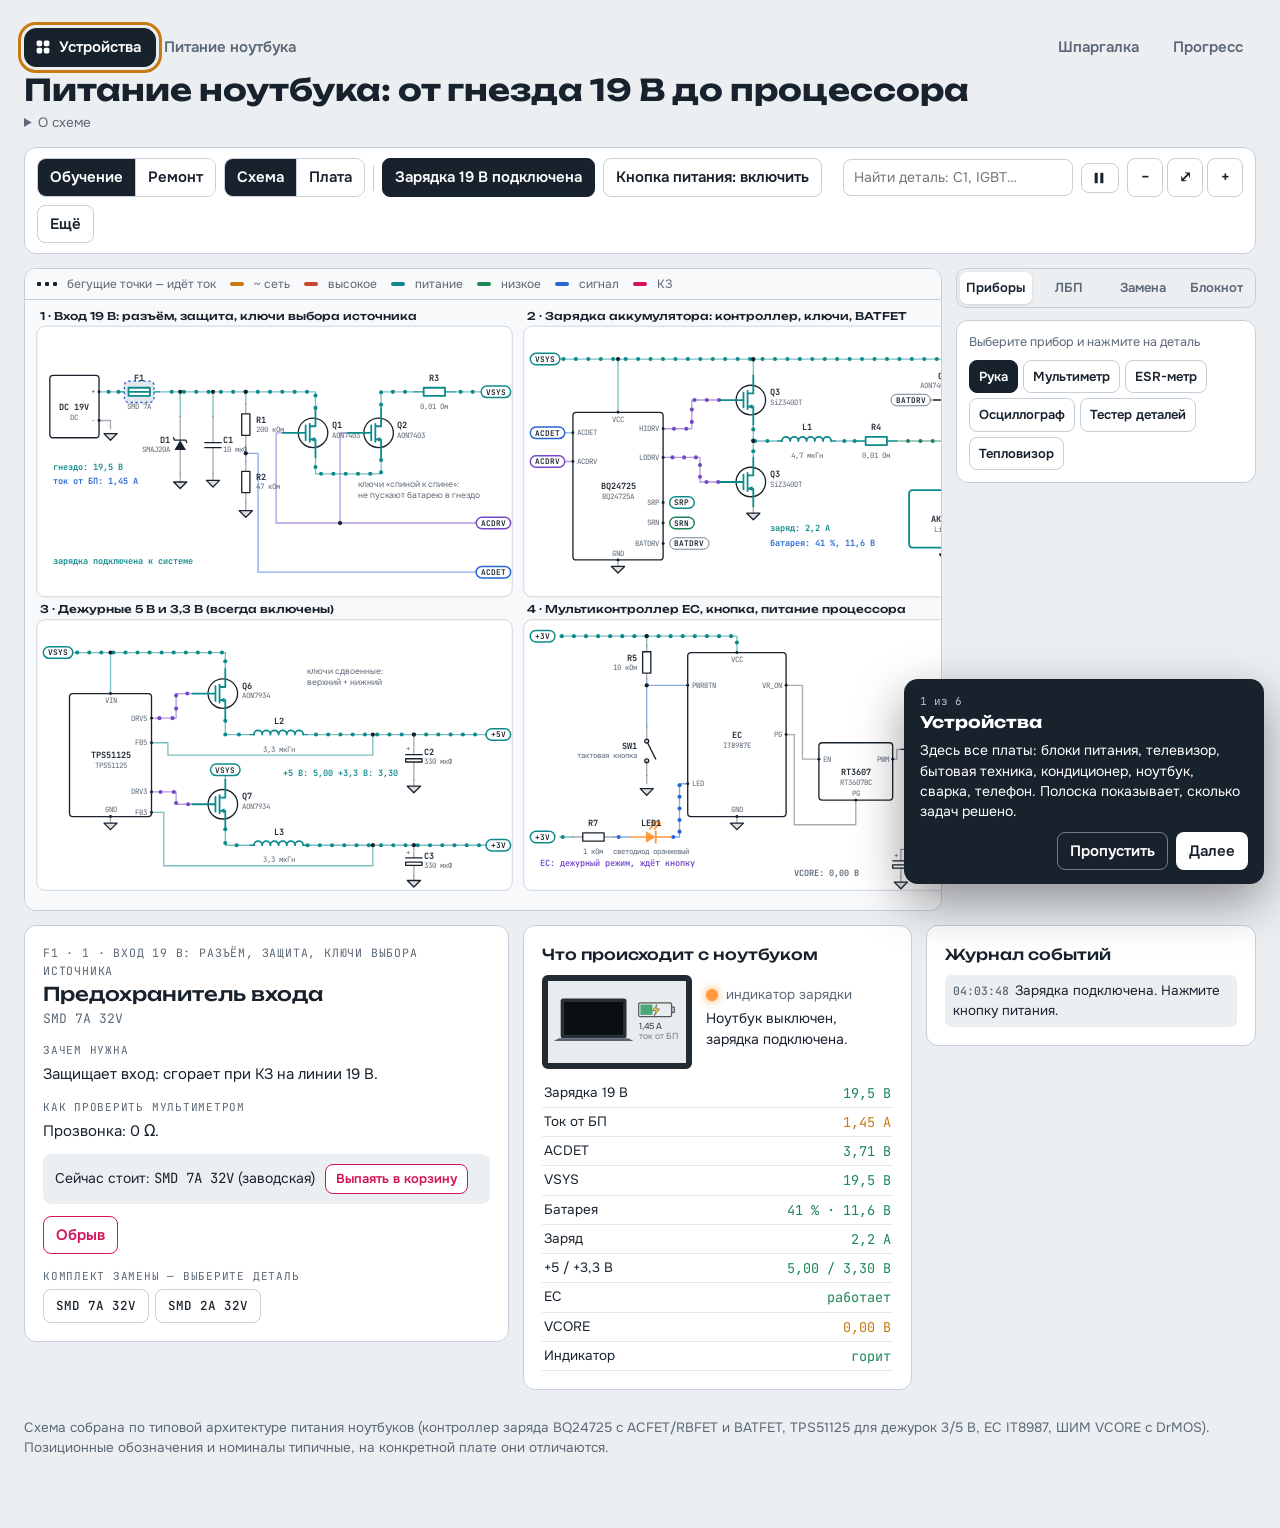
<file: laptop.html>
<!doctype html>
<html lang="ru">
<head>
<meta charset="utf-8">
<meta name="viewport" content="width=device-width, initial-scale=1, viewport-fit=cover">
<title>Питание ноутбука</title>
<meta name="theme-color" content="#18222d">
<link rel="manifest" href="manifest.webmanifest">
<link rel="icon" href="icon.svg" type="image/svg+xml">
<link rel="preconnect" href="https://fonts.googleapis.com">
<link rel="stylesheet" href="https://fonts.googleapis.com/css2?family=Unbounded:wght@500;700&family=Onest:wght@400;500;600&family=JetBrains+Mono:wght@400;600&display=swap">
<link rel="stylesheet" href="css/style.css">
</head>
<body data-board="laptop">
<div class="wrap">
  <header class="hdr">
    <div class="hrow">
      <button id="devB" type="button" class="devb" aria-haspopup="dialog" aria-expanded="false"><svg viewBox="0 0 20 20" aria-hidden="true"><rect x="2" y="2" width="7" height="7" rx="2"/><rect x="11" y="2" width="7" height="7" rx="2"/><rect x="2" y="11" width="7" height="7" rx="2"/><rect x="11" y="11" width="7" height="7" rx="2"/></svg>Устройства</button>
      <span class="crumb">Питание ноутбука</span>
      <span class="grow"></span>
      <button id="cheatB" type="button" class="lite">Шпаргалка</button>
      <button id="statB" type="button" class="lite">Прогресс</button>
    </div>
    <nav class="boards" id="devNav" aria-label="Устройства" hidden><a href="index.html" data-id="samsung" data-group="Блоки питания" data-icon="tv" data-desc="ТВ-блок с PFC, дежуркой и LLC" data-n="21">Samsung BN44 (ТВ)</a><a href="adapter.html" data-id="adapter" data-group="Блоки питания" data-icon="plug" data-desc="Флайбэк на UC3842, 12 В 2 А" data-n="13">Адаптер 12 В</a><a href="led.html" data-id="led" data-group="Телевизор и звук" data-icon="bulb" data-desc="Драйвер подсветки, линейки светодиодов" data-n="11">LED-подсветка ТВ</a><a href="amp.html" data-id="amp" data-group="Телевизор и звук" data-icon="spk" data-desc="TDA7294, ±35 В, динамик" data-n="11">Усилитель звука</a><a href="atx.html" data-id="atx" data-group="Блоки питания" data-icon="pc" data-desc="Компьютерный БП на TL494" data-n="17">Блок питания ATX</a><a href="micro.html" data-id="micro" data-group="Бытовая техника" data-icon="mw" data-desc="MOT, удвоитель 4 кВ, магнетрон" data-n="16">Микроволновка</a><a href="weld.html" data-id="weld" data-group="Инструмент и мобильные" data-icon="weld" data-desc="Косой мост на IGBT, UC3845" data-n="15">Сварочный инвертор</a><a href="phone.html" data-id="phone" data-group="Инструмент и мобильные" data-icon="phone" data-desc="USB-C, контроллер заряда, АКБ" data-n="11">Зарядка телефона</a><a href="washer.html" data-id="washer" data-group="Бытовая техника" data-icon="wash" data-desc="LNK304, МК, реле ТЭНа, симисторы" data-n="17">Стиральная машина</a><a href="induct.html" data-id="induct" data-group="Бытовая техника" data-icon="ind" data-desc="Резонансный контур на IGBT, коды E0–E5" data-n="14">Индукционная плита</a><a href="fridge.html" data-id="fridge" data-group="Бытовая техника" data-icon="fridge" data-desc="Компрессор, пусковое реле, оттайка No Frost" data-n="14">Холодильник</a><a href="laptop.html" data-id="laptop" data-group="Инструмент и мобильные" data-icon="laptop" data-desc="Вход 19 В, зарядка, дежурки, EC, VCORE" data-n="15" aria-current="page">Питание ноутбука</a><a href="ac.html" data-id="ac" data-group="Бытовая техника" data-icon="ac" data-desc="PFC, шина 380 В, IPM, связь, коды ошибок" data-n="14">Плата кондиционера</a><a href="extra/psu-basics.html" data-id="" data-group="Теория" data-icon="book" data-desc="Как устроен импульсный блок питания" data-n="0">Основы: блок-схема</a></nav>
    <h1>Питание ноутбука: от гнезда 19 В до процессора</h1>
    <details class="about"><summary>О схеме</summary><p class="lead">Гнездо 19 В с защитой, ключи выбора источника, контроллер заряда BQ24725, дежурные 3,3 и 5 В, мультиконтроллер EC с кнопкой и ШИМ питания процессора. Видно, почему ноутбук не видит зарядку, почему ток от блока питания дёргается и что значит «0,25 А и чёрный экран». Выведите любую деталь из строя и нажмите кнопку питания.</p></details>
  </header>

  <div class="bar" role="toolbar" aria-label="Управление">
    <div class="seg" role="group" aria-label="Режим"><button type="button" id="sgLearn" aria-pressed="true">Обучение</button><button type="button" id="sgRepair" aria-pressed="false">Ремонт</button></div>
    <div class="seg" role="group" aria-label="Вид"><button type="button" id="sgSch" aria-pressed="true">Схема</button><button type="button" id="sgPcb" aria-pressed="false">Плата</button></div>
    <span class="sep"></span>
    <button id="bMains" type="button" class="on">Зарядка 19 В подключена</button>
    <button id="bTv" type="button">Кнопка питания: включить</button>
    <div class="find"><input id="findQ" type="search" autocomplete="off" placeholder="Найти деталь: C1, IGBT…" aria-label="Найти деталь на схеме"><ul id="findL" class="findl" hidden></ul></div>
    <button id="pauseB" type="button" class="pauseb" aria-pressed="false" title="Пауза (пробел)" aria-label="Пауза"><svg viewBox="0 0 16 16" aria-hidden="true"><rect x="3" y="2" width="3.5" height="12" rx="1"/><rect x="9.5" y="2" width="3.5" height="12" rx="1"/></svg></button>
    <div class="zoom"><button id="zOut" type="button" aria-label="Уменьшить">−</button><button id="zFit" type="button" title="По ширине">⤢</button><button id="zIn" type="button" aria-label="Увеличить">+</button></div>
    <div class="more"><button id="moreB" type="button" aria-haspopup="true" aria-expanded="false">Ещё</button>
      <div class="pop" id="morePop" hidden>
        <button id="bLamp" type="button">Лампа 100 Вт: нет</button>
        <button id="bFixAll" type="button">Починить всё</button>
        <button id="bSnd" type="button">Звук: вкл</button>
        <label class="rng" for="spd">Скорость <input id="spd" type="range" min="10" max="200" value="100"></label>
        <label class="chk"><input type="checkbox" id="optHl" checked> Подсвечивать цепи выбранной детали</label>
        <label class="chk"><input type="checkbox" id="optNorm" checked> Показывать норму у приборов</label>
        <label class="chk"><input type="checkbox" id="optFlow" checked> Ток на виде «Плата»</label>
      </div>
    </div>
    <button id="bMode" type="button" hidden>Режим: обучение</button>
    <button id="bView" type="button" hidden>Вид: схема</button>
    <select id="pick" aria-label="Выбрать деталь" hidden></select>
  </div>

  <section class="card repair" id="repair" hidden aria-labelledby="rpT">
    <div class="rp-head">
      <h3 id="rpT">Ремонт</h3>
      <select id="scSel" aria-label="Выбор задачи"></select>
      <button id="scStart" type="button">Начать заново</button>
    </div>
    <p class="complaint"><span class="kick">Жалоба владельца</span><span id="scText"></span></p>
    <p class="hint rp-how">Ищите, докуда доходит ток и какие напряжения есть. Подозрительную деталь перетащите в корзину и проверьте, новую — из каталога на пустое место. Затем нажмите кнопку питания.</p>
    <div class="rp-act"><button id="hintB" type="button">Подсказка</button><button id="ansB" type="button">Показать ответ</button></div>
    <ol class="hints" id="hints"></ol>
    <div class="win" id="win" hidden></div>
    <details class="hist" id="hist"><summary id="histSum">Мои ремонты</summary><div class="histw"><table id="histT"></table></div><button type="button" id="histClr">Очистить историю</button></details>
  </section>

  <div class="work">
    <div class="board" id="board"><svg id="sch" viewBox="0 -4 1796 1108" role="img" aria-label="Принципиальная схема"></svg></div>
    <aside class="side" aria-label="Приборы, ЛБП, замена деталей, блокнот">
      <div class="stabs" role="tablist" aria-label="Панель">
        <button type="button" role="tab" data-tab="tTools" aria-selected="true">Приборы</button><button type="button" role="tab" data-tab="tLab" aria-selected="false">ЛБП</button><button type="button" role="tab" data-tab="tParts" aria-selected="false">Замена</button><button type="button" role="tab" data-tab="tNote" aria-selected="false">Блокнот</button>
      </div>
      <div class="tpanel" id="tTools" role="tabpanel">
      <div class="tools" id="tools">
        <div class="th"><span>Выберите прибор и нажмите на деталь</span></div>
        <div class="tbtns">
          <button type="button" data-t="hand" aria-pressed="true">Рука</button><button type="button" data-t="dmm" aria-pressed="false">Мультиметр</button>
          <button type="button" data-t="esr" aria-pressed="false">ESR-метр</button><button type="button" data-t="osc" aria-pressed="false">Осциллограф</button>
          <button type="button" data-t="tst" aria-pressed="false">Тестер деталей</button>
        </div>
        <div class="dmodes" id="dmodes" hidden>
          <button type="button" data-m="vdc" aria-pressed="true">V⎓</button><button type="button" data-m="vac" aria-pressed="false">V~</button><button type="button" data-m="ohm" aria-pressed="false">Ω</button>
          <button type="button" data-m="beep" aria-pressed="false">•)))</button><button type="button" data-m="diode" aria-pressed="false">▷|</button><button type="button" data-m="cap" aria-pressed="false">⊣⊢</button>
        </div>
        <div class="meter" id="meter" hidden>
          <div class="mhead"><b id="mTool"></b><span id="mTgt"></span></div>
          <div class="lcd2" id="mLcd"><span id="mV">- - -</span><small id="mU"></small></div>
          <div class="norm" id="mNorm" hidden></div>
          <div class="osc" id="mOsc" hidden><canvas id="oscC"></canvas></div>
          <p class="mn" id="mN"></p>
          <ul class="mrows" id="mRows"></ul>
          <button type="button" id="discharge">Разрядить C1 резистором</button>
        </div>
      </div>
      </div>
      <div class="tpanel" id="tLab" role="tabpanel" hidden>
      <div class="labpsu" id="labBox">
        <div class="th"><span>Подать напряжение на шину при выдернутой вилке и найти КЗ по нагреву</span></div>
        <select id="labRail" aria-label="Шина"></select>
        <div class="lrow"><label for="labV">U, В <input id="labV" type="number" min="0" max="30" step="0.5" value="15"></label>
          <label for="labI">I огр., А <select id="labI"><option value="0.1">0,1</option><option value="0.5" selected>0,5</option><option value="1">1</option><option value="2">2</option></select></label></div>
        <div class="lcdl"><span id="labVo">0,00 В</span><span id="labIo">0,000 А</span><b id="labCC">—</b></div>
        <button type="button" id="labOn">Включить ЛБП</button>
      </div>
      </div>
      <div class="tpanel" id="tParts" role="tabpanel" hidden>
      <div class="trash" id="trash"><div class="th"><b>Корзина</b><span>перетащите сюда деталь со схемы</span></div><ul id="trashL"></ul></div>
      <div class="cat">
        <div class="th"><b>Каталог деталей</b><span>перетащите на пустое место</span></div>
        <input id="catQ" type="search" placeholder="Поиск: 10 кОм, PC817, 47 мкФ…" aria-label="Поиск в каталоге">
        <select id="catF" aria-label="Тип детали"></select>
        <ul id="catL"></ul>
      </div>
      </div>
      <div class="tpanel" id="tNote" role="tabpanel" hidden>
        <div class="th"><span>Каждое измерение записывается сюда само</span></div>
        <div class="notew"><table class="note" id="noteT"></table></div>
        <button type="button" id="noteClr">Очистить блокнот</button>
      </div>
    </aside>
  </div>

  <div class="lower">
    <section class="card" id="partCard" aria-live="polite">
      <div class="kick" id="cId">Деталь</div>
      <h2 id="cName">Нажмите на деталь на схеме</h2>
      <p class="val" id="cVal"></p>
      <div id="cBody"><p class="hint">Любую деталь можно вывести из строя: обрыв, пробой или высыхание. Схема покажет, где остановится ток, а здесь появятся объяснение, признаки и причина поломки.</p></div>
    </section>
    <section class="card" id="devCard">
      <h3>Что происходит с ноутбуком</h3>
      <div class="tv">
        <div class="screen" id="screen"><span>выключен</span></div>
        <div><div class="led"><i id="led"></i><span id="ledT">индикатор зарядки</span></div>
          <div class="lampbox" id="lampBox" hidden><i id="bulb"></i><span>Лампа 100 Вт: <b id="lampT"></b></span></div>
          <p class="see" id="see"></p></div>
      </div>
      <table class="rd" id="rd"></table>
    </section>
    <section class="card log" id="logCard">
      <h3>Журнал событий</h3>
      <ol id="log"></ol>
    </section>
  </div>
  <p class="hint foot">Схема собрана по типовой архитектуре питания ноутбуков (контроллер заряда BQ24725 с ACFET/RBFET и BATFET, TPS51125 для дежурок 3/5 В, EC IT8987, ШИМ VCORE с DrMOS). Позиционные обозначения и номиналы типичные, на конкретной плате они отличаются.</p>
</div>
<nav class="mtabs" id="mtabs" aria-label="Разделы">
  <button type="button" data-m="board" aria-pressed="true"><svg viewBox="0 0 20 20" aria-hidden="true"><path d="M3 5h5v4h4V5h5M3 15h14M10 9v6"/></svg>Схема</button>
  <button type="button" data-m="part" aria-pressed="false"><svg viewBox="0 0 20 20" aria-hidden="true"><rect x="5" y="7" width="10" height="6" rx="1"/><path d="M2 10h3M15 10h3"/></svg>Деталь</button>
  <button type="button" data-m="tools" aria-pressed="false"><svg viewBox="0 0 20 20" aria-hidden="true"><rect x="5" y="2" width="10" height="16" rx="2"/><path d="M8 6h4M10 10v4"/></svg>Приборы</button>
  <button type="button" data-m="dev" aria-pressed="false"><svg viewBox="0 0 20 20" aria-hidden="true"><rect x="2" y="4" width="16" height="10" rx="2"/><path d="M7 17h6"/></svg>Устройство</button>
  <button type="button" data-m="task" aria-pressed="false" id="mtTask" hidden><svg viewBox="0 0 20 20" aria-hidden="true"><path d="M5 3h10v14H5zM8 7h4M8 10h4M8 13h2"/></svg>Задача</button>
</nav>
<div class="modal" id="modal" hidden role="dialog" aria-modal="true" aria-labelledby="modT"><div class="modbox"><div class="modh"><h2 id="modT"></h2><button type="button" id="modX" aria-label="Закрыть">✕</button></div><div id="modB" class="modb"></div></div></div>
<script src="js/core/01-helpers.js"></script>
<script src="boards/laptop/parts.js"></script>
<script src="boards/laptop/schematic.js"></script>
<script src="js/core/04-render.js"></script>
<script src="boards/laptop/sim.js"></script>
<script src="js/core/06-loop.js"></script>
<script src="js/core/07-kit.js"></script>
<script src="boards/laptop/scenarios.js"></script>
<script src="js/core/08-workshop.js"></script>
<script src="boards/laptop/probe.js"></script>
<script src="js/core/09-instruments.js"></script>
<script src="boards/laptop/device.js"></script>
<script src="js/core/10-ui.js"></script>
<script src="js/core/11-extras.js"></script>
<script src="js/core/12-pcb.js"></script>
<script src="js/core/13-exam.js"></script>
<script src="js/core/14-ux.js"></script>
<script src="js/core/15-assist.js"></script>
<script src="js/core/16-pcbflow.js"></script>
<script src="js/core/17-more.js"></script>
<script src="js/core/18-nav.js"></script>
</body>
</html>
</file>
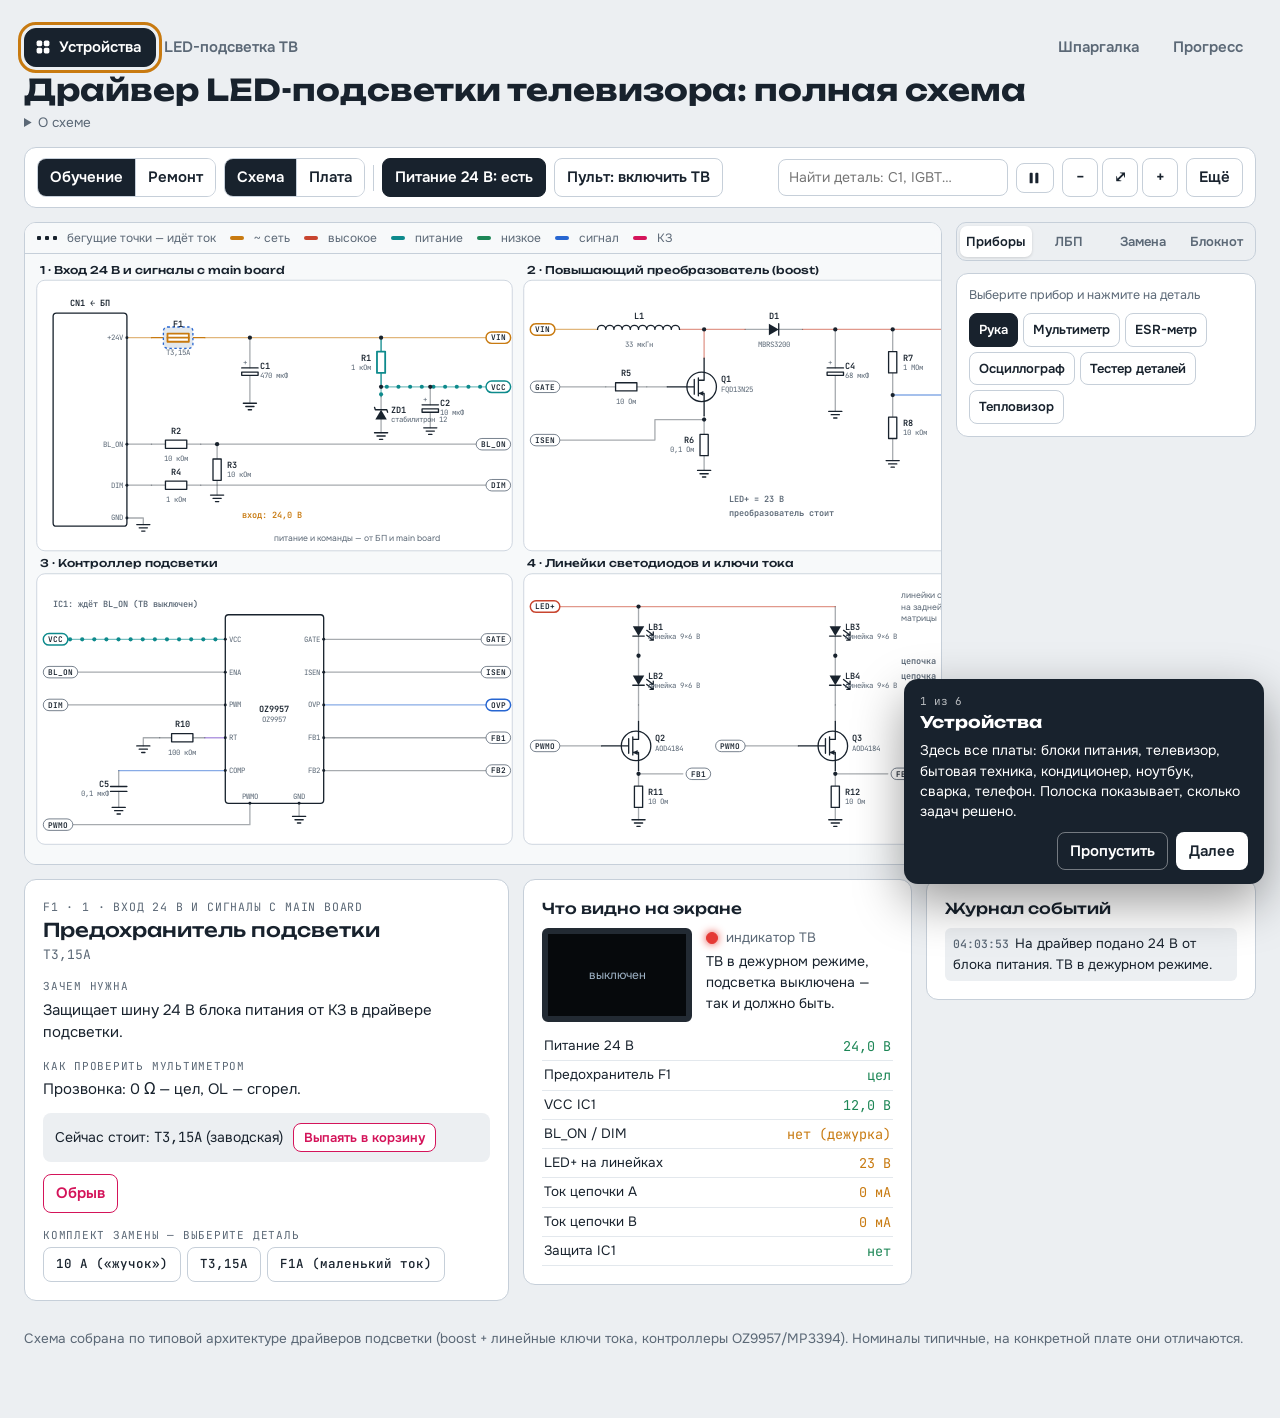
<file: led.html>
<!doctype html>
<html lang="ru">
<head>
<meta charset="utf-8">
<meta name="viewport" content="width=device-width, initial-scale=1, viewport-fit=cover">
<title>LED-подсветка ТВ</title>
<meta name="theme-color" content="#18222d">
<link rel="manifest" href="manifest.webmanifest">
<link rel="icon" href="icon.svg" type="image/svg+xml">
<link rel="preconnect" href="https://fonts.googleapis.com">
<link rel="stylesheet" href="https://fonts.googleapis.com/css2?family=Unbounded:wght@500;700&family=Onest:wght@400;500;600&family=JetBrains+Mono:wght@400;600&display=swap">
<link rel="stylesheet" href="css/style.css">
</head>
<body data-board="led">
<div class="wrap">
  <header class="hdr">
    <div class="hrow">
      <button id="devB" type="button" class="devb" aria-haspopup="dialog" aria-expanded="false"><svg viewBox="0 0 20 20" aria-hidden="true"><rect x="2" y="2" width="7" height="7" rx="2"/><rect x="11" y="2" width="7" height="7" rx="2"/><rect x="2" y="11" width="7" height="7" rx="2"/><rect x="11" y="11" width="7" height="7" rx="2"/></svg>Устройства</button>
      <span class="crumb">LED-подсветка ТВ</span>
      <span class="grow"></span>
      <button id="cheatB" type="button" class="lite">Шпаргалка</button>
      <button id="statB" type="button" class="lite">Прогресс</button>
    </div>
    <nav class="boards" id="devNav" aria-label="Устройства" hidden><a href="index.html" data-id="samsung" data-group="Блоки питания" data-icon="tv" data-desc="ТВ-блок с PFC, дежуркой и LLC" data-n="21">Samsung BN44 (ТВ)</a><a href="adapter.html" data-id="adapter" data-group="Блоки питания" data-icon="plug" data-desc="Флайбэк на UC3842, 12 В 2 А" data-n="13">Адаптер 12 В</a><a href="led.html" data-id="led" data-group="Телевизор и звук" data-icon="bulb" data-desc="Драйвер подсветки, линейки светодиодов" data-n="11" aria-current="page">LED-подсветка ТВ</a><a href="amp.html" data-id="amp" data-group="Телевизор и звук" data-icon="spk" data-desc="TDA7294, ±35 В, динамик" data-n="11">Усилитель звука</a><a href="atx.html" data-id="atx" data-group="Блоки питания" data-icon="pc" data-desc="Компьютерный БП на TL494" data-n="17">Блок питания ATX</a><a href="micro.html" data-id="micro" data-group="Бытовая техника" data-icon="mw" data-desc="MOT, удвоитель 4 кВ, магнетрон" data-n="16">Микроволновка</a><a href="weld.html" data-id="weld" data-group="Инструмент и мобильные" data-icon="weld" data-desc="Косой мост на IGBT, UC3845" data-n="15">Сварочный инвертор</a><a href="phone.html" data-id="phone" data-group="Инструмент и мобильные" data-icon="phone" data-desc="USB-C, контроллер заряда, АКБ" data-n="11">Зарядка телефона</a><a href="washer.html" data-id="washer" data-group="Бытовая техника" data-icon="wash" data-desc="LNK304, МК, реле ТЭНа, симисторы" data-n="17">Стиральная машина</a><a href="induct.html" data-id="induct" data-group="Бытовая техника" data-icon="ind" data-desc="Резонансный контур на IGBT, коды E0–E5" data-n="14">Индукционная плита</a><a href="fridge.html" data-id="fridge" data-group="Бытовая техника" data-icon="fridge" data-desc="Компрессор, пусковое реле, оттайка No Frost" data-n="14">Холодильник</a><a href="laptop.html" data-id="laptop" data-group="Инструмент и мобильные" data-icon="laptop" data-desc="Вход 19 В, зарядка, дежурки, EC, VCORE" data-n="15">Питание ноутбука</a><a href="ac.html" data-id="ac" data-group="Бытовая техника" data-icon="ac" data-desc="PFC, шина 380 В, IPM, связь, коды ошибок" data-n="14">Плата кондиционера</a><a href="extra/psu-basics.html" data-id="" data-group="Теория" data-icon="book" data-desc="Как устроен импульсный блок питания" data-n="0">Основы: блок-схема</a></nav>
    <h1>Драйвер LED-подсветки телевизора: полная схема</h1>
    <details class="about"><summary>О схеме</summary><p class="lead">Повышающий преобразователь 24 → 110 В и два канала тока по 350 мА для линеек светодиодов. Самая частая поломка телевизоров: звук есть, а изображения нет. Точки на проводах — это ток. Выведите любую деталь из строя и посмотрите, как гаснет подсветка.</p></details>
  </header>

  <div class="bar" role="toolbar" aria-label="Управление">
    <div class="seg" role="group" aria-label="Режим"><button type="button" id="sgLearn" aria-pressed="true">Обучение</button><button type="button" id="sgRepair" aria-pressed="false">Ремонт</button></div>
    <div class="seg" role="group" aria-label="Вид"><button type="button" id="sgSch" aria-pressed="true">Схема</button><button type="button" id="sgPcb" aria-pressed="false">Плата</button></div>
    <span class="sep"></span>
    <button id="bMains" type="button" class="on">Питание 24 В: есть</button>
    <button id="bTv" type="button">Пульт: включить ТВ</button>
    <div class="find"><input id="findQ" type="search" autocomplete="off" placeholder="Найти деталь: C1, IGBT…" aria-label="Найти деталь на схеме"><ul id="findL" class="findl" hidden></ul></div>
    <button id="pauseB" type="button" class="pauseb" aria-pressed="false" title="Пауза (пробел)" aria-label="Пауза"><svg viewBox="0 0 16 16" aria-hidden="true"><rect x="3" y="2" width="3.5" height="12" rx="1"/><rect x="9.5" y="2" width="3.5" height="12" rx="1"/></svg></button>
    <div class="zoom"><button id="zOut" type="button" aria-label="Уменьшить">−</button><button id="zFit" type="button" title="По ширине">⤢</button><button id="zIn" type="button" aria-label="Увеличить">+</button></div>
    <div class="more"><button id="moreB" type="button" aria-haspopup="true" aria-expanded="false">Ещё</button>
      <div class="pop" id="morePop" hidden>
        <button id="bLamp" type="button">Лампа 100 Вт: нет</button>
        <button id="bFixAll" type="button">Починить всё</button>
        <button id="bSnd" type="button">Звук: вкл</button>
        <label class="rng" for="spd">Скорость <input id="spd" type="range" min="10" max="200" value="100"></label>
        <label class="chk"><input type="checkbox" id="optHl" checked> Подсвечивать цепи выбранной детали</label>
        <label class="chk"><input type="checkbox" id="optNorm" checked> Показывать норму у приборов</label>
        <label class="chk"><input type="checkbox" id="optFlow" checked> Ток на виде «Плата»</label>
      </div>
    </div>
    <button id="bMode" type="button" hidden>Режим: обучение</button>
    <button id="bView" type="button" hidden>Вид: схема</button>
    <select id="pick" aria-label="Выбрать деталь" hidden></select>
  </div>

  <section class="card repair" id="repair" hidden aria-labelledby="rpT">
    <div class="rp-head">
      <h3 id="rpT">Ремонт</h3>
      <select id="scSel" aria-label="Выбор задачи"></select>
      <button id="scStart" type="button">Начать заново</button>
    </div>
    <p class="complaint"><span class="kick">Жалоба владельца</span><span id="scText"></span></p>
    <p class="hint rp-how">Ищите, докуда доходит ток и какие напряжения есть. Подозрительную деталь перетащите в корзину и проверьте, новую — из каталога на пустое место. Затем включите устройство.</p>
    <div class="rp-act"><button id="hintB" type="button">Подсказка</button><button id="ansB" type="button">Показать ответ</button></div>
    <ol class="hints" id="hints"></ol>
    <div class="win" id="win" hidden></div>
    <details class="hist" id="hist"><summary id="histSum">Мои ремонты</summary><div class="histw"><table id="histT"></table></div><button type="button" id="histClr">Очистить историю</button></details>
  </section>

  <div class="work">
    <div class="board" id="board"><svg id="sch" viewBox="0 -4 1796 1108" role="img" aria-label="Принципиальная схема"></svg></div>
    <aside class="side" aria-label="Приборы, ЛБП, замена деталей, блокнот">
      <div class="stabs" role="tablist" aria-label="Панель">
        <button type="button" role="tab" data-tab="tTools" aria-selected="true">Приборы</button><button type="button" role="tab" data-tab="tLab" aria-selected="false">ЛБП</button><button type="button" role="tab" data-tab="tParts" aria-selected="false">Замена</button><button type="button" role="tab" data-tab="tNote" aria-selected="false">Блокнот</button>
      </div>
      <div class="tpanel" id="tTools" role="tabpanel">
      <div class="tools" id="tools">
        <div class="th"><span>Выберите прибор и нажмите на деталь</span></div>
        <div class="tbtns">
          <button type="button" data-t="hand" aria-pressed="true">Рука</button><button type="button" data-t="dmm" aria-pressed="false">Мультиметр</button>
          <button type="button" data-t="esr" aria-pressed="false">ESR-метр</button><button type="button" data-t="osc" aria-pressed="false">Осциллограф</button>
          <button type="button" data-t="tst" aria-pressed="false">Тестер деталей</button>
        </div>
        <div class="dmodes" id="dmodes" hidden>
          <button type="button" data-m="vdc" aria-pressed="true">V⎓</button><button type="button" data-m="vac" aria-pressed="false">V~</button><button type="button" data-m="ohm" aria-pressed="false">Ω</button>
          <button type="button" data-m="beep" aria-pressed="false">•)))</button><button type="button" data-m="diode" aria-pressed="false">▷|</button><button type="button" data-m="cap" aria-pressed="false">⊣⊢</button>
        </div>
        <div class="meter" id="meter" hidden>
          <div class="mhead"><b id="mTool"></b><span id="mTgt"></span></div>
          <div class="lcd2" id="mLcd"><span id="mV">- - -</span><small id="mU"></small></div>
          <div class="norm" id="mNorm" hidden></div>
          <div class="osc" id="mOsc" hidden><canvas id="oscC"></canvas></div>
          <p class="mn" id="mN"></p>
          <ul class="mrows" id="mRows"></ul>
          <button type="button" id="discharge">Разрядить C1 резистором</button>
        </div>
      </div>
      </div>
      <div class="tpanel" id="tLab" role="tabpanel" hidden>
      <div class="labpsu" id="labBox">
        <div class="th"><span>Подать напряжение на шину при выдернутой вилке и найти КЗ по нагреву</span></div>
        <select id="labRail" aria-label="Шина"></select>
        <div class="lrow"><label for="labV">U, В <input id="labV" type="number" min="0" max="30" step="0.5" value="15"></label>
          <label for="labI">I огр., А <select id="labI"><option value="0.1">0,1</option><option value="0.5" selected>0,5</option><option value="1">1</option><option value="2">2</option></select></label></div>
        <div class="lcdl"><span id="labVo">0,00 В</span><span id="labIo">0,000 А</span><b id="labCC">—</b></div>
        <button type="button" id="labOn">Включить ЛБП</button>
      </div>
      </div>
      <div class="tpanel" id="tParts" role="tabpanel" hidden>
      <div class="trash" id="trash"><div class="th"><b>Корзина</b><span>перетащите сюда деталь со схемы</span></div><ul id="trashL"></ul></div>
      <div class="cat">
        <div class="th"><b>Каталог деталей</b><span>перетащите на пустое место</span></div>
        <input id="catQ" type="search" placeholder="Поиск: 10 кОм, PC817, 47 мкФ…" aria-label="Поиск в каталоге">
        <select id="catF" aria-label="Тип детали"></select>
        <ul id="catL"></ul>
      </div>
      </div>
      <div class="tpanel" id="tNote" role="tabpanel" hidden>
        <div class="th"><span>Каждое измерение записывается сюда само</span></div>
        <div class="notew"><table class="note" id="noteT"></table></div>
        <button type="button" id="noteClr">Очистить блокнот</button>
      </div>
    </aside>
  </div>

  <div class="lower">
    <section class="card" id="partCard" aria-live="polite">
      <div class="kick" id="cId">Деталь</div>
      <h2 id="cName">Нажмите на деталь на схеме</h2>
      <p class="val" id="cVal"></p>
      <div id="cBody"><p class="hint">Любую деталь можно вывести из строя: обрыв, пробой или высыхание. Схема покажет, где остановится ток, а здесь появятся объяснение, признаки и причина поломки.</p></div>
    </section>
    <section class="card" id="devCard">
      <h3>Что видно на экране</h3>
      <div class="tv">
        <div class="screen" id="screen"><span>выключен</span></div>
        <div><div class="led"><i id="led"></i><span id="ledT">индикатор ТВ</span></div>
          <div class="lampbox" id="lampBox" hidden><i id="bulb"></i><span>Лампа 100 Вт: <b id="lampT"></b></span></div>
          <p class="see" id="see"></p></div>
      </div>
      <table class="rd" id="rd"></table>
    </section>
    <section class="card log" id="logCard">
      <h3>Журнал событий</h3>
      <ol id="log"></ol>
    </section>
  </div>
  <p class="hint foot">Схема собрана по типовой архитектуре драйверов подсветки (boost + линейные ключи тока, контроллеры OZ9957/MP3394). Номиналы типичные, на конкретной плате они отличаются.</p>
</div>
<nav class="mtabs" id="mtabs" aria-label="Разделы">
  <button type="button" data-m="board" aria-pressed="true"><svg viewBox="0 0 20 20" aria-hidden="true"><path d="M3 5h5v4h4V5h5M3 15h14M10 9v6"/></svg>Схема</button>
  <button type="button" data-m="part" aria-pressed="false"><svg viewBox="0 0 20 20" aria-hidden="true"><rect x="5" y="7" width="10" height="6" rx="1"/><path d="M2 10h3M15 10h3"/></svg>Деталь</button>
  <button type="button" data-m="tools" aria-pressed="false"><svg viewBox="0 0 20 20" aria-hidden="true"><rect x="5" y="2" width="10" height="16" rx="2"/><path d="M8 6h4M10 10v4"/></svg>Приборы</button>
  <button type="button" data-m="dev" aria-pressed="false"><svg viewBox="0 0 20 20" aria-hidden="true"><rect x="2" y="4" width="16" height="10" rx="2"/><path d="M7 17h6"/></svg>Устройство</button>
  <button type="button" data-m="task" aria-pressed="false" id="mtTask" hidden><svg viewBox="0 0 20 20" aria-hidden="true"><path d="M5 3h10v14H5zM8 7h4M8 10h4M8 13h2"/></svg>Задача</button>
</nav>
<div class="modal" id="modal" hidden role="dialog" aria-modal="true" aria-labelledby="modT"><div class="modbox"><div class="modh"><h2 id="modT"></h2><button type="button" id="modX" aria-label="Закрыть">✕</button></div><div id="modB" class="modb"></div></div></div>
<script src="js/core/01-helpers.js"></script>
<script src="boards/led/parts.js"></script>
<script src="boards/led/schematic.js"></script>
<script src="js/core/04-render.js"></script>
<script src="boards/led/sim.js"></script>
<script src="js/core/06-loop.js"></script>
<script src="js/core/07-kit.js"></script>
<script src="boards/led/scenarios.js"></script>
<script src="js/core/08-workshop.js"></script>
<script src="boards/led/probe.js"></script>
<script src="js/core/09-instruments.js"></script>
<script src="boards/led/device.js"></script>
<script src="js/core/10-ui.js"></script>
<script src="js/core/11-extras.js"></script>
<script src="js/core/12-pcb.js"></script>
<script src="js/core/13-exam.js"></script>
<script src="js/core/14-ux.js"></script>
<script src="js/core/15-assist.js"></script>
<script src="js/core/16-pcbflow.js"></script>
<script src="js/core/17-more.js"></script>
<script src="js/core/18-nav.js"></script>
</body>
</html>
</file>
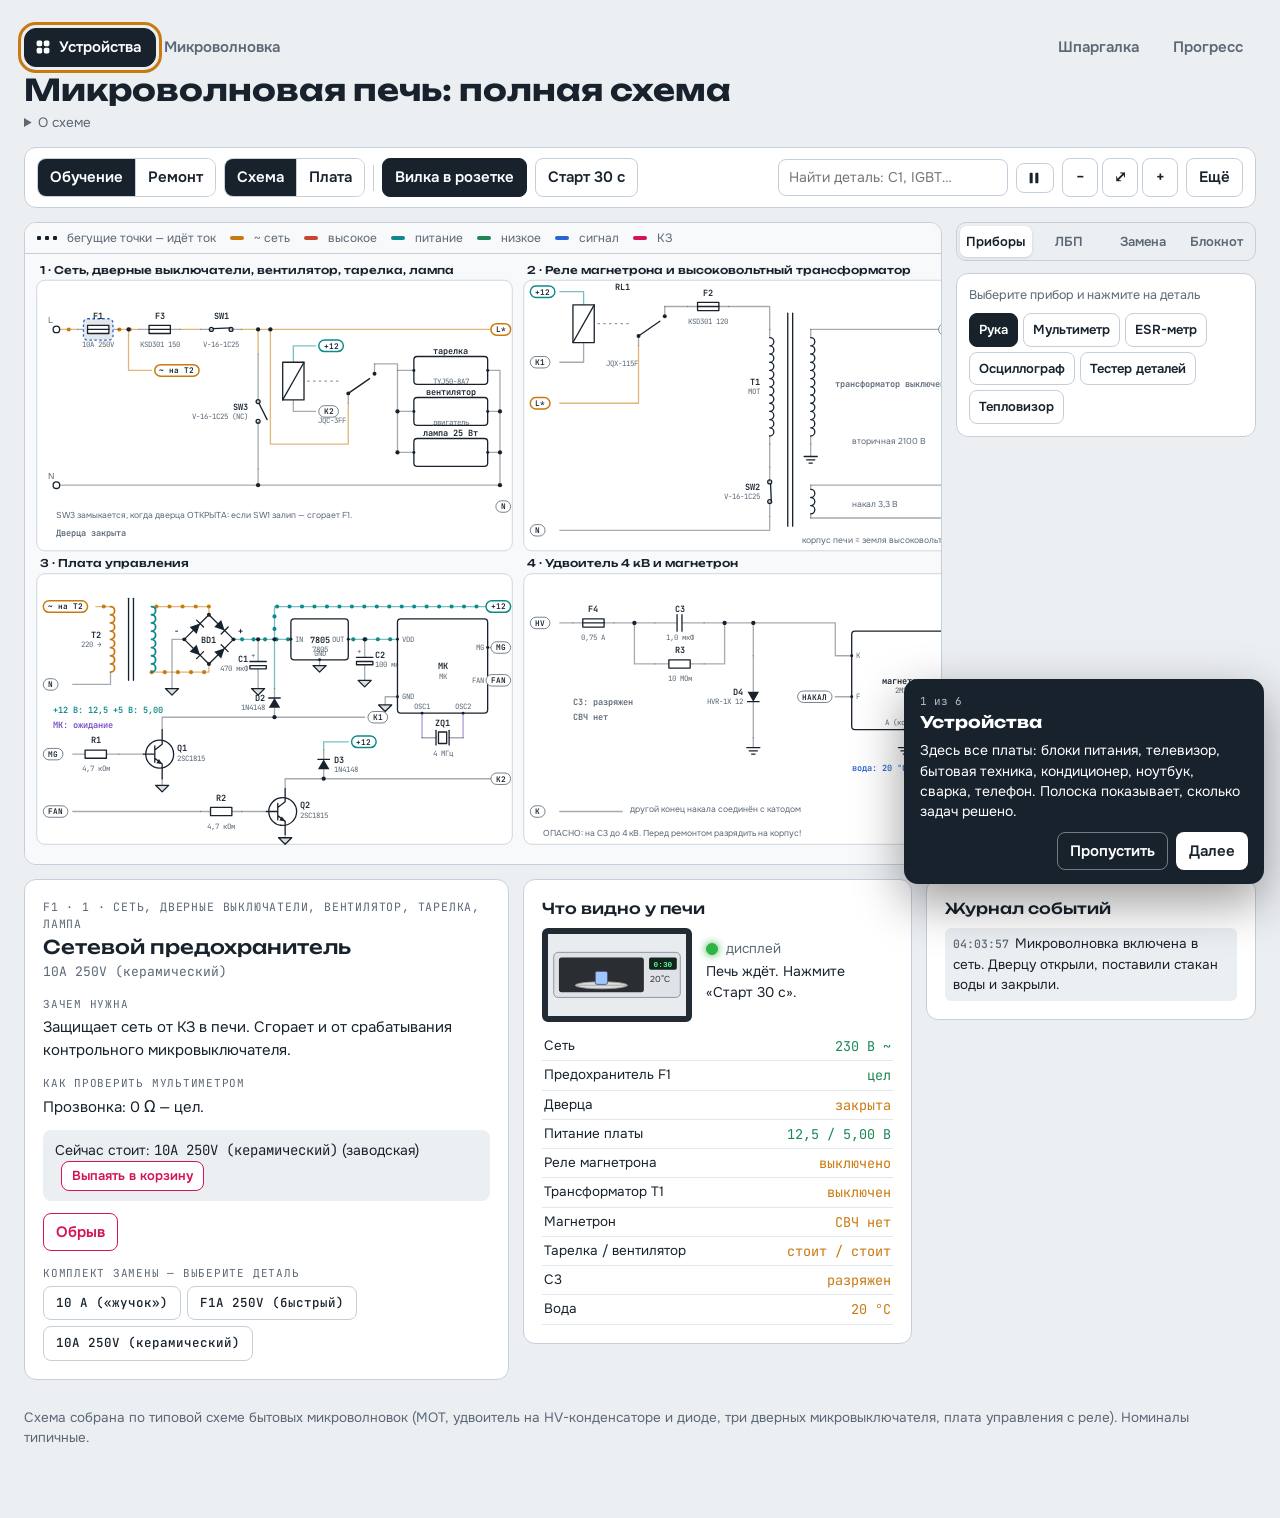
<file: micro.html>
<!doctype html>
<html lang="ru">
<head>
<meta charset="utf-8">
<meta name="viewport" content="width=device-width, initial-scale=1, viewport-fit=cover">
<title>Микроволновая печь</title>
<meta name="theme-color" content="#18222d">
<link rel="manifest" href="manifest.webmanifest">
<link rel="icon" href="icon.svg" type="image/svg+xml">
<link rel="preconnect" href="https://fonts.googleapis.com">
<link rel="stylesheet" href="https://fonts.googleapis.com/css2?family=Unbounded:wght@500;700&family=Onest:wght@400;500;600&family=JetBrains+Mono:wght@400;600&display=swap">
<link rel="stylesheet" href="css/style.css">
</head>
<body data-board="micro">
<div class="wrap">
  <header class="hdr">
    <div class="hrow">
      <button id="devB" type="button" class="devb" aria-haspopup="dialog" aria-expanded="false"><svg viewBox="0 0 20 20" aria-hidden="true"><rect x="2" y="2" width="7" height="7" rx="2"/><rect x="11" y="2" width="7" height="7" rx="2"/><rect x="2" y="11" width="7" height="7" rx="2"/><rect x="11" y="11" width="7" height="7" rx="2"/></svg>Устройства</button>
      <span class="crumb">Микроволновка</span>
      <span class="grow"></span>
      <button id="cheatB" type="button" class="lite">Шпаргалка</button>
      <button id="statB" type="button" class="lite">Прогресс</button>
    </div>
    <nav class="boards" id="devNav" aria-label="Устройства" hidden><a href="index.html" data-id="samsung" data-group="Блоки питания" data-icon="tv" data-desc="ТВ-блок с PFC, дежуркой и LLC" data-n="21">Samsung BN44 (ТВ)</a><a href="adapter.html" data-id="adapter" data-group="Блоки питания" data-icon="plug" data-desc="Флайбэк на UC3842, 12 В 2 А" data-n="13">Адаптер 12 В</a><a href="led.html" data-id="led" data-group="Телевизор и звук" data-icon="bulb" data-desc="Драйвер подсветки, линейки светодиодов" data-n="11">LED-подсветка ТВ</a><a href="amp.html" data-id="amp" data-group="Телевизор и звук" data-icon="spk" data-desc="TDA7294, ±35 В, динамик" data-n="11">Усилитель звука</a><a href="atx.html" data-id="atx" data-group="Блоки питания" data-icon="pc" data-desc="Компьютерный БП на TL494" data-n="17">Блок питания ATX</a><a href="micro.html" data-id="micro" data-group="Бытовая техника" data-icon="mw" data-desc="MOT, удвоитель 4 кВ, магнетрон" data-n="16" aria-current="page">Микроволновка</a><a href="weld.html" data-id="weld" data-group="Инструмент и мобильные" data-icon="weld" data-desc="Косой мост на IGBT, UC3845" data-n="15">Сварочный инвертор</a><a href="phone.html" data-id="phone" data-group="Инструмент и мобильные" data-icon="phone" data-desc="USB-C, контроллер заряда, АКБ" data-n="11">Зарядка телефона</a><a href="washer.html" data-id="washer" data-group="Бытовая техника" data-icon="wash" data-desc="LNK304, МК, реле ТЭНа, симисторы" data-n="17">Стиральная машина</a><a href="induct.html" data-id="induct" data-group="Бытовая техника" data-icon="ind" data-desc="Резонансный контур на IGBT, коды E0–E5" data-n="14">Индукционная плита</a><a href="fridge.html" data-id="fridge" data-group="Бытовая техника" data-icon="fridge" data-desc="Компрессор, пусковое реле, оттайка No Frost" data-n="14">Холодильник</a><a href="laptop.html" data-id="laptop" data-group="Инструмент и мобильные" data-icon="laptop" data-desc="Вход 19 В, зарядка, дежурки, EC, VCORE" data-n="15">Питание ноутбука</a><a href="ac.html" data-id="ac" data-group="Бытовая техника" data-icon="ac" data-desc="PFC, шина 380 В, IPM, связь, коды ошибок" data-n="14">Плата кондиционера</a><a href="extra/psu-basics.html" data-id="" data-group="Теория" data-icon="book" data-desc="Как устроен импульсный блок питания" data-n="0">Основы: блок-схема</a></nav>
    <h1>Микроволновая печь: полная схема</h1>
    <details class="about"><summary>О схеме</summary><p class="lead">Дверные микровыключатели, реле, высоковольтный трансформатор, удвоитель 4 кВ на конденсаторе и диоде, магнетрон и плата управления. Видно, почему сгорает предохранитель при открывании дверцы и почему печь крутится, но не греет. Выведите любую деталь из строя и запустите разогрев.</p></details>
  </header>

  <div class="bar" role="toolbar" aria-label="Управление">
    <div class="seg" role="group" aria-label="Режим"><button type="button" id="sgLearn" aria-pressed="true">Обучение</button><button type="button" id="sgRepair" aria-pressed="false">Ремонт</button></div>
    <div class="seg" role="group" aria-label="Вид"><button type="button" id="sgSch" aria-pressed="true">Схема</button><button type="button" id="sgPcb" aria-pressed="false">Плата</button></div>
    <span class="sep"></span>
    <button id="bMains" type="button" class="on">Вилка в розетке</button>
    <button id="bTv" type="button">Старт 30 с</button>
    <div class="find"><input id="findQ" type="search" autocomplete="off" placeholder="Найти деталь: C1, IGBT…" aria-label="Найти деталь на схеме"><ul id="findL" class="findl" hidden></ul></div>
    <button id="pauseB" type="button" class="pauseb" aria-pressed="false" title="Пауза (пробел)" aria-label="Пауза"><svg viewBox="0 0 16 16" aria-hidden="true"><rect x="3" y="2" width="3.5" height="12" rx="1"/><rect x="9.5" y="2" width="3.5" height="12" rx="1"/></svg></button>
    <div class="zoom"><button id="zOut" type="button" aria-label="Уменьшить">−</button><button id="zFit" type="button" title="По ширине">⤢</button><button id="zIn" type="button" aria-label="Увеличить">+</button></div>
    <div class="more"><button id="moreB" type="button" aria-haspopup="true" aria-expanded="false">Ещё</button>
      <div class="pop" id="morePop" hidden>
        <button id="bLamp" type="button">Лампа 100 Вт: нет</button>
        <button id="bFixAll" type="button">Починить всё</button>
        <button id="bSnd" type="button">Звук: вкл</button>
        <label class="rng" for="spd">Скорость <input id="spd" type="range" min="10" max="200" value="100"></label>
        <label class="chk"><input type="checkbox" id="optHl" checked> Подсвечивать цепи выбранной детали</label>
        <label class="chk"><input type="checkbox" id="optNorm" checked> Показывать норму у приборов</label>
        <label class="chk"><input type="checkbox" id="optFlow" checked> Ток на виде «Плата»</label>
      </div>
    </div>
    <button id="bMode" type="button" hidden>Режим: обучение</button>
    <button id="bView" type="button" hidden>Вид: схема</button>
    <select id="pick" aria-label="Выбрать деталь" hidden></select>
  </div>

  <section class="card repair" id="repair" hidden aria-labelledby="rpT">
    <div class="rp-head">
      <h3 id="rpT">Ремонт</h3>
      <select id="scSel" aria-label="Выбор задачи"></select>
      <button id="scStart" type="button">Начать заново</button>
    </div>
    <p class="complaint"><span class="kick">Жалоба владельца</span><span id="scText"></span></p>
    <p class="hint rp-how">Ищите, докуда доходит ток и какие напряжения есть. Подозрительную деталь перетащите в корзину и проверьте, новую — из каталога на пустое место. Затем включите устройство.</p>
    <div class="rp-act"><button id="hintB" type="button">Подсказка</button><button id="ansB" type="button">Показать ответ</button></div>
    <ol class="hints" id="hints"></ol>
    <div class="win" id="win" hidden></div>
    <details class="hist" id="hist"><summary id="histSum">Мои ремонты</summary><div class="histw"><table id="histT"></table></div><button type="button" id="histClr">Очистить историю</button></details>
  </section>

  <div class="work">
    <div class="board" id="board"><svg id="sch" viewBox="0 -4 1796 1108" role="img" aria-label="Принципиальная схема"></svg></div>
    <aside class="side" aria-label="Приборы, ЛБП, замена деталей, блокнот">
      <div class="stabs" role="tablist" aria-label="Панель">
        <button type="button" role="tab" data-tab="tTools" aria-selected="true">Приборы</button><button type="button" role="tab" data-tab="tLab" aria-selected="false">ЛБП</button><button type="button" role="tab" data-tab="tParts" aria-selected="false">Замена</button><button type="button" role="tab" data-tab="tNote" aria-selected="false">Блокнот</button>
      </div>
      <div class="tpanel" id="tTools" role="tabpanel">
      <div class="tools" id="tools">
        <div class="th"><span>Выберите прибор и нажмите на деталь</span></div>
        <div class="tbtns">
          <button type="button" data-t="hand" aria-pressed="true">Рука</button><button type="button" data-t="dmm" aria-pressed="false">Мультиметр</button>
          <button type="button" data-t="esr" aria-pressed="false">ESR-метр</button><button type="button" data-t="osc" aria-pressed="false">Осциллограф</button>
          <button type="button" data-t="tst" aria-pressed="false">Тестер деталей</button>
        </div>
        <div class="dmodes" id="dmodes" hidden>
          <button type="button" data-m="vdc" aria-pressed="true">V⎓</button><button type="button" data-m="vac" aria-pressed="false">V~</button><button type="button" data-m="ohm" aria-pressed="false">Ω</button>
          <button type="button" data-m="beep" aria-pressed="false">•)))</button><button type="button" data-m="diode" aria-pressed="false">▷|</button><button type="button" data-m="cap" aria-pressed="false">⊣⊢</button>
        </div>
        <div class="meter" id="meter" hidden>
          <div class="mhead"><b id="mTool"></b><span id="mTgt"></span></div>
          <div class="lcd2" id="mLcd"><span id="mV">- - -</span><small id="mU"></small></div>
          <div class="norm" id="mNorm" hidden></div>
          <div class="osc" id="mOsc" hidden><canvas id="oscC"></canvas></div>
          <p class="mn" id="mN"></p>
          <ul class="mrows" id="mRows"></ul>
          <button type="button" id="discharge">Разрядить C1 резистором</button>
        </div>
      </div>
      </div>
      <div class="tpanel" id="tLab" role="tabpanel" hidden>
      <div class="labpsu" id="labBox">
        <div class="th"><span>Подать напряжение на шину при выдернутой вилке и найти КЗ по нагреву</span></div>
        <select id="labRail" aria-label="Шина"></select>
        <div class="lrow"><label for="labV">U, В <input id="labV" type="number" min="0" max="30" step="0.5" value="15"></label>
          <label for="labI">I огр., А <select id="labI"><option value="0.1">0,1</option><option value="0.5" selected>0,5</option><option value="1">1</option><option value="2">2</option></select></label></div>
        <div class="lcdl"><span id="labVo">0,00 В</span><span id="labIo">0,000 А</span><b id="labCC">—</b></div>
        <button type="button" id="labOn">Включить ЛБП</button>
      </div>
      </div>
      <div class="tpanel" id="tParts" role="tabpanel" hidden>
      <div class="trash" id="trash"><div class="th"><b>Корзина</b><span>перетащите сюда деталь со схемы</span></div><ul id="trashL"></ul></div>
      <div class="cat">
        <div class="th"><b>Каталог деталей</b><span>перетащите на пустое место</span></div>
        <input id="catQ" type="search" placeholder="Поиск: 10 кОм, PC817, 47 мкФ…" aria-label="Поиск в каталоге">
        <select id="catF" aria-label="Тип детали"></select>
        <ul id="catL"></ul>
      </div>
      </div>
      <div class="tpanel" id="tNote" role="tabpanel" hidden>
        <div class="th"><span>Каждое измерение записывается сюда само</span></div>
        <div class="notew"><table class="note" id="noteT"></table></div>
        <button type="button" id="noteClr">Очистить блокнот</button>
      </div>
    </aside>
  </div>

  <div class="lower">
    <section class="card" id="partCard" aria-live="polite">
      <div class="kick" id="cId">Деталь</div>
      <h2 id="cName">Нажмите на деталь на схеме</h2>
      <p class="val" id="cVal"></p>
      <div id="cBody"><p class="hint">Любую деталь можно вывести из строя: обрыв, пробой или высыхание. Схема покажет, где остановится ток, а здесь появятся объяснение, признаки и причина поломки.</p></div>
    </section>
    <section class="card" id="devCard">
      <h3>Что видно у печи</h3>
      <div class="tv">
        <div class="screen" id="screen"><span>выключен</span></div>
        <div><div class="led"><i id="led"></i><span id="ledT">дисплей</span></div>
          <div class="lampbox" id="lampBox" hidden><i id="bulb"></i><span>Лампа 100 Вт: <b id="lampT"></b></span></div>
          <p class="see" id="see"></p></div>
      </div>
      <table class="rd" id="rd"></table>
    </section>
    <section class="card log" id="logCard">
      <h3>Журнал событий</h3>
      <ol id="log"></ol>
    </section>
  </div>
  <p class="hint foot">Схема собрана по типовой схеме бытовых микроволновок (MOT, удвоитель на HV-конденсаторе и диоде, три дверных микровыключателя, плата управления с реле). Номиналы типичные.</p>
</div>
<nav class="mtabs" id="mtabs" aria-label="Разделы">
  <button type="button" data-m="board" aria-pressed="true"><svg viewBox="0 0 20 20" aria-hidden="true"><path d="M3 5h5v4h4V5h5M3 15h14M10 9v6"/></svg>Схема</button>
  <button type="button" data-m="part" aria-pressed="false"><svg viewBox="0 0 20 20" aria-hidden="true"><rect x="5" y="7" width="10" height="6" rx="1"/><path d="M2 10h3M15 10h3"/></svg>Деталь</button>
  <button type="button" data-m="tools" aria-pressed="false"><svg viewBox="0 0 20 20" aria-hidden="true"><rect x="5" y="2" width="10" height="16" rx="2"/><path d="M8 6h4M10 10v4"/></svg>Приборы</button>
  <button type="button" data-m="dev" aria-pressed="false"><svg viewBox="0 0 20 20" aria-hidden="true"><rect x="2" y="4" width="16" height="10" rx="2"/><path d="M7 17h6"/></svg>Устройство</button>
  <button type="button" data-m="task" aria-pressed="false" id="mtTask" hidden><svg viewBox="0 0 20 20" aria-hidden="true"><path d="M5 3h10v14H5zM8 7h4M8 10h4M8 13h2"/></svg>Задача</button>
</nav>
<div class="modal" id="modal" hidden role="dialog" aria-modal="true" aria-labelledby="modT"><div class="modbox"><div class="modh"><h2 id="modT"></h2><button type="button" id="modX" aria-label="Закрыть">✕</button></div><div id="modB" class="modb"></div></div></div>
<script src="js/core/01-helpers.js"></script>
<script src="boards/micro/parts.js"></script>
<script src="boards/micro/schematic.js"></script>
<script src="js/core/04-render.js"></script>
<script src="boards/micro/sim.js"></script>
<script src="js/core/06-loop.js"></script>
<script src="js/core/07-kit.js"></script>
<script src="boards/micro/scenarios.js"></script>
<script src="js/core/08-workshop.js"></script>
<script src="boards/micro/probe.js"></script>
<script src="js/core/09-instruments.js"></script>
<script src="boards/micro/device.js"></script>
<script src="js/core/10-ui.js"></script>
<script src="js/core/11-extras.js"></script>
<script src="js/core/12-pcb.js"></script>
<script src="js/core/13-exam.js"></script>
<script src="js/core/14-ux.js"></script>
<script src="js/core/15-assist.js"></script>
<script src="js/core/16-pcbflow.js"></script>
<script src="js/core/17-more.js"></script>
<script src="js/core/18-nav.js"></script>
</body>
</html>
</file>
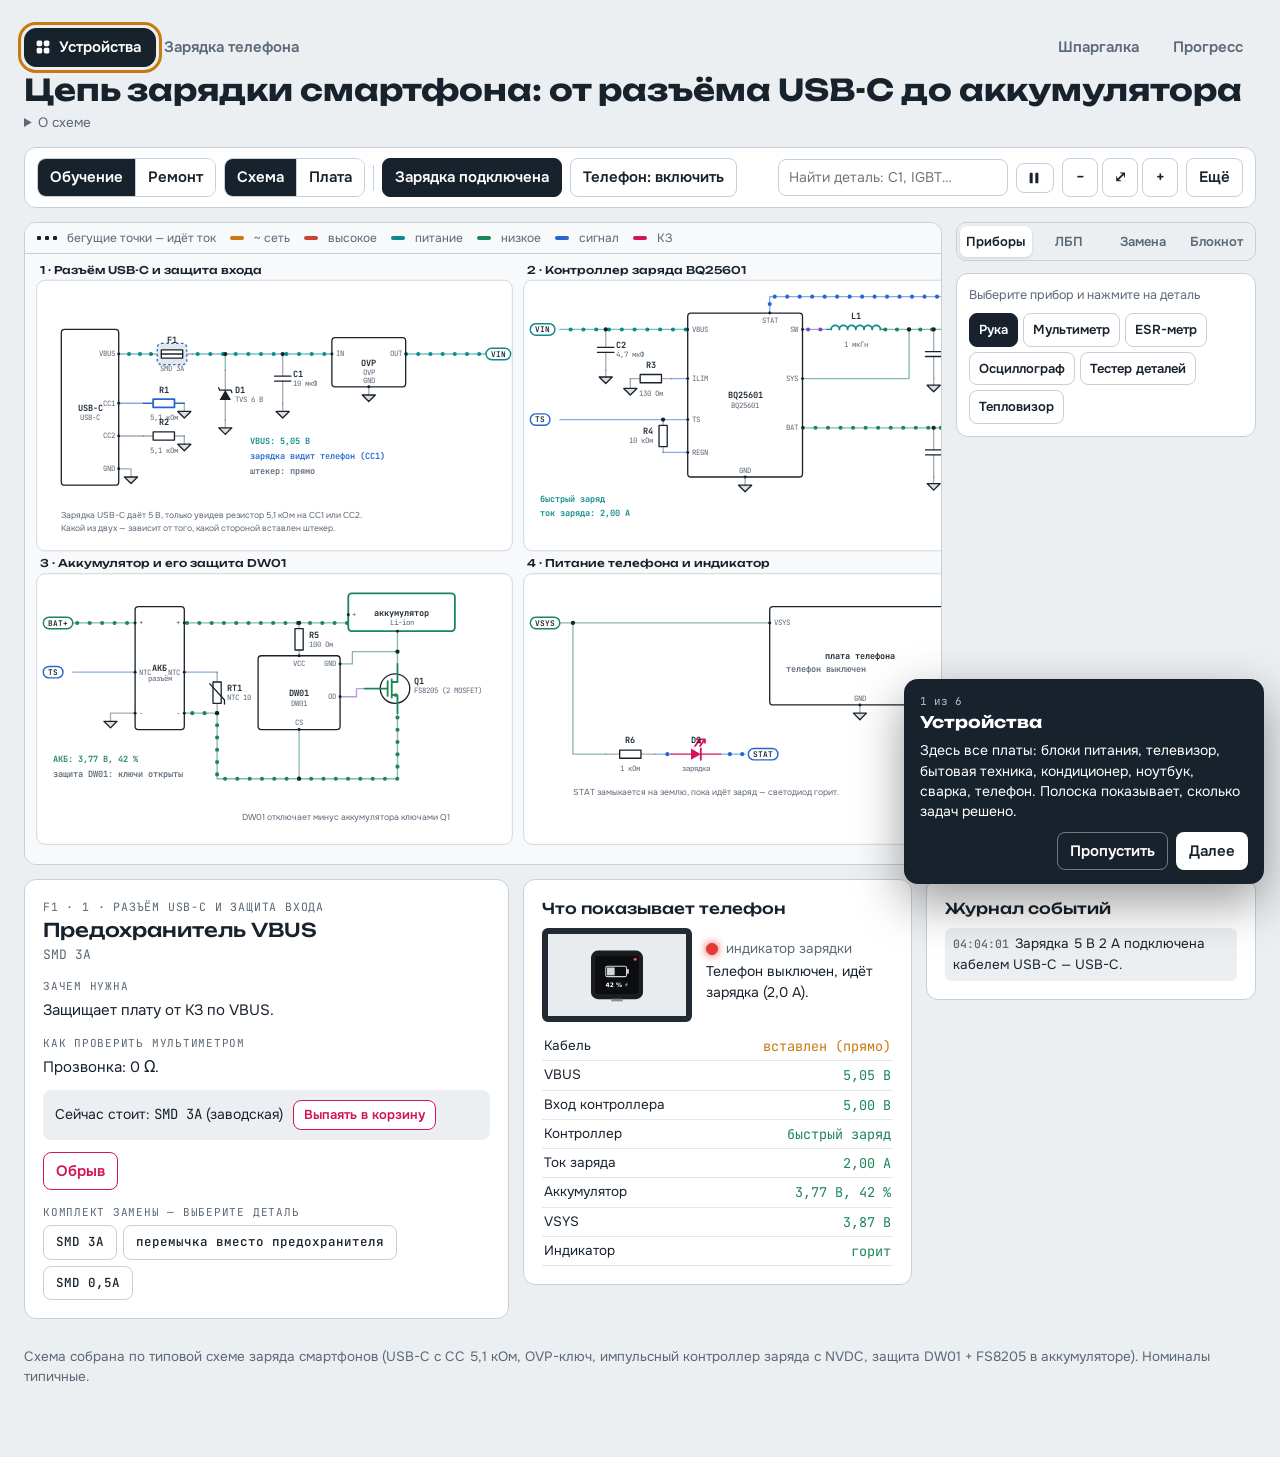
<file: phone.html>
<!doctype html>
<html lang="ru">
<head>
<meta charset="utf-8">
<meta name="viewport" content="width=device-width, initial-scale=1, viewport-fit=cover">
<title>Цепь зарядки телефона</title>
<meta name="theme-color" content="#18222d">
<link rel="manifest" href="manifest.webmanifest">
<link rel="icon" href="icon.svg" type="image/svg+xml">
<link rel="preconnect" href="https://fonts.googleapis.com">
<link rel="stylesheet" href="https://fonts.googleapis.com/css2?family=Unbounded:wght@500;700&family=Onest:wght@400;500;600&family=JetBrains+Mono:wght@400;600&display=swap">
<link rel="stylesheet" href="css/style.css">
</head>
<body data-board="phone">
<div class="wrap">
  <header class="hdr">
    <div class="hrow">
      <button id="devB" type="button" class="devb" aria-haspopup="dialog" aria-expanded="false"><svg viewBox="0 0 20 20" aria-hidden="true"><rect x="2" y="2" width="7" height="7" rx="2"/><rect x="11" y="2" width="7" height="7" rx="2"/><rect x="2" y="11" width="7" height="7" rx="2"/><rect x="11" y="11" width="7" height="7" rx="2"/></svg>Устройства</button>
      <span class="crumb">Зарядка телефона</span>
      <span class="grow"></span>
      <button id="cheatB" type="button" class="lite">Шпаргалка</button>
      <button id="statB" type="button" class="lite">Прогресс</button>
    </div>
    <nav class="boards" id="devNav" aria-label="Устройства" hidden><a href="index.html" data-id="samsung" data-group="Блоки питания" data-icon="tv" data-desc="ТВ-блок с PFC, дежуркой и LLC" data-n="21">Samsung BN44 (ТВ)</a><a href="adapter.html" data-id="adapter" data-group="Блоки питания" data-icon="plug" data-desc="Флайбэк на UC3842, 12 В 2 А" data-n="13">Адаптер 12 В</a><a href="led.html" data-id="led" data-group="Телевизор и звук" data-icon="bulb" data-desc="Драйвер подсветки, линейки светодиодов" data-n="11">LED-подсветка ТВ</a><a href="amp.html" data-id="amp" data-group="Телевизор и звук" data-icon="spk" data-desc="TDA7294, ±35 В, динамик" data-n="11">Усилитель звука</a><a href="atx.html" data-id="atx" data-group="Блоки питания" data-icon="pc" data-desc="Компьютерный БП на TL494" data-n="17">Блок питания ATX</a><a href="micro.html" data-id="micro" data-group="Бытовая техника" data-icon="mw" data-desc="MOT, удвоитель 4 кВ, магнетрон" data-n="16">Микроволновка</a><a href="weld.html" data-id="weld" data-group="Инструмент и мобильные" data-icon="weld" data-desc="Косой мост на IGBT, UC3845" data-n="15">Сварочный инвертор</a><a href="phone.html" data-id="phone" data-group="Инструмент и мобильные" data-icon="phone" data-desc="USB-C, контроллер заряда, АКБ" data-n="11" aria-current="page">Зарядка телефона</a><a href="washer.html" data-id="washer" data-group="Бытовая техника" data-icon="wash" data-desc="LNK304, МК, реле ТЭНа, симисторы" data-n="17">Стиральная машина</a><a href="induct.html" data-id="induct" data-group="Бытовая техника" data-icon="ind" data-desc="Резонансный контур на IGBT, коды E0–E5" data-n="14">Индукционная плита</a><a href="fridge.html" data-id="fridge" data-group="Бытовая техника" data-icon="fridge" data-desc="Компрессор, пусковое реле, оттайка No Frost" data-n="14">Холодильник</a><a href="laptop.html" data-id="laptop" data-group="Инструмент и мобильные" data-icon="laptop" data-desc="Вход 19 В, зарядка, дежурки, EC, VCORE" data-n="15">Питание ноутбука</a><a href="ac.html" data-id="ac" data-group="Бытовая техника" data-icon="ac" data-desc="PFC, шина 380 В, IPM, связь, коды ошибок" data-n="14">Плата кондиционера</a><a href="extra/psu-basics.html" data-id="" data-group="Теория" data-icon="book" data-desc="Как устроен импульсный блок питания" data-n="0">Основы: блок-схема</a></nav>
    <h1>Цепь зарядки смартфона: от разъёма USB-C до аккумулятора</h1>
    <details class="about"><summary>О схеме</summary><p class="lead">Разъём USB-C с резисторами CC, защита от выбросов и перенапряжения, контроллер заряда BQ25601, аккумулятор с термистором и защитой DW01. Видно, почему телефон заряжается только одной стороной штекера и почему пишет «зарядка приостановлена». Выведите любую деталь из строя и включите телефон.</p></details>
  </header>

  <div class="bar" role="toolbar" aria-label="Управление">
    <div class="seg" role="group" aria-label="Режим"><button type="button" id="sgLearn" aria-pressed="true">Обучение</button><button type="button" id="sgRepair" aria-pressed="false">Ремонт</button></div>
    <div class="seg" role="group" aria-label="Вид"><button type="button" id="sgSch" aria-pressed="true">Схема</button><button type="button" id="sgPcb" aria-pressed="false">Плата</button></div>
    <span class="sep"></span>
    <button id="bMains" type="button" class="on">Зарядка подключена</button>
    <button id="bTv" type="button">Телефон: включить</button>
    <div class="find"><input id="findQ" type="search" autocomplete="off" placeholder="Найти деталь: C1, IGBT…" aria-label="Найти деталь на схеме"><ul id="findL" class="findl" hidden></ul></div>
    <button id="pauseB" type="button" class="pauseb" aria-pressed="false" title="Пауза (пробел)" aria-label="Пауза"><svg viewBox="0 0 16 16" aria-hidden="true"><rect x="3" y="2" width="3.5" height="12" rx="1"/><rect x="9.5" y="2" width="3.5" height="12" rx="1"/></svg></button>
    <div class="zoom"><button id="zOut" type="button" aria-label="Уменьшить">−</button><button id="zFit" type="button" title="По ширине">⤢</button><button id="zIn" type="button" aria-label="Увеличить">+</button></div>
    <div class="more"><button id="moreB" type="button" aria-haspopup="true" aria-expanded="false">Ещё</button>
      <div class="pop" id="morePop" hidden>
        <button id="bLamp" type="button">Лампа 100 Вт: нет</button>
        <button id="bFixAll" type="button">Починить всё</button>
        <button id="bSnd" type="button">Звук: вкл</button>
        <label class="rng" for="spd">Скорость <input id="spd" type="range" min="10" max="200" value="100"></label>
        <label class="chk"><input type="checkbox" id="optHl" checked> Подсвечивать цепи выбранной детали</label>
        <label class="chk"><input type="checkbox" id="optNorm" checked> Показывать норму у приборов</label>
        <label class="chk"><input type="checkbox" id="optFlow" checked> Ток на виде «Плата»</label>
      </div>
    </div>
    <button id="bMode" type="button" hidden>Режим: обучение</button>
    <button id="bView" type="button" hidden>Вид: схема</button>
    <select id="pick" aria-label="Выбрать деталь" hidden></select>
  </div>

  <section class="card repair" id="repair" hidden aria-labelledby="rpT">
    <div class="rp-head">
      <h3 id="rpT">Ремонт</h3>
      <select id="scSel" aria-label="Выбор задачи"></select>
      <button id="scStart" type="button">Начать заново</button>
    </div>
    <p class="complaint"><span class="kick">Жалоба владельца</span><span id="scText"></span></p>
    <p class="hint rp-how">Ищите, докуда доходит ток и какие напряжения есть. Подозрительную деталь перетащите в корзину и проверьте, новую — из каталога на пустое место. Затем включите устройство.</p>
    <div class="rp-act"><button id="hintB" type="button">Подсказка</button><button id="ansB" type="button">Показать ответ</button></div>
    <ol class="hints" id="hints"></ol>
    <div class="win" id="win" hidden></div>
    <details class="hist" id="hist"><summary id="histSum">Мои ремонты</summary><div class="histw"><table id="histT"></table></div><button type="button" id="histClr">Очистить историю</button></details>
  </section>

  <div class="work">
    <div class="board" id="board"><svg id="sch" viewBox="0 -4 1796 1108" role="img" aria-label="Принципиальная схема"></svg></div>
    <aside class="side" aria-label="Приборы, ЛБП, замена деталей, блокнот">
      <div class="stabs" role="tablist" aria-label="Панель">
        <button type="button" role="tab" data-tab="tTools" aria-selected="true">Приборы</button><button type="button" role="tab" data-tab="tLab" aria-selected="false">ЛБП</button><button type="button" role="tab" data-tab="tParts" aria-selected="false">Замена</button><button type="button" role="tab" data-tab="tNote" aria-selected="false">Блокнот</button>
      </div>
      <div class="tpanel" id="tTools" role="tabpanel">
      <div class="tools" id="tools">
        <div class="th"><span>Выберите прибор и нажмите на деталь</span></div>
        <div class="tbtns">
          <button type="button" data-t="hand" aria-pressed="true">Рука</button><button type="button" data-t="dmm" aria-pressed="false">Мультиметр</button>
          <button type="button" data-t="esr" aria-pressed="false">ESR-метр</button><button type="button" data-t="osc" aria-pressed="false">Осциллограф</button>
          <button type="button" data-t="tst" aria-pressed="false">Тестер деталей</button>
        </div>
        <div class="dmodes" id="dmodes" hidden>
          <button type="button" data-m="vdc" aria-pressed="true">V⎓</button><button type="button" data-m="vac" aria-pressed="false">V~</button><button type="button" data-m="ohm" aria-pressed="false">Ω</button>
          <button type="button" data-m="beep" aria-pressed="false">•)))</button><button type="button" data-m="diode" aria-pressed="false">▷|</button><button type="button" data-m="cap" aria-pressed="false">⊣⊢</button>
        </div>
        <div class="meter" id="meter" hidden>
          <div class="mhead"><b id="mTool"></b><span id="mTgt"></span></div>
          <div class="lcd2" id="mLcd"><span id="mV">- - -</span><small id="mU"></small></div>
          <div class="norm" id="mNorm" hidden></div>
          <div class="osc" id="mOsc" hidden><canvas id="oscC"></canvas></div>
          <p class="mn" id="mN"></p>
          <ul class="mrows" id="mRows"></ul>
          <button type="button" id="discharge">Разрядить C1 резистором</button>
        </div>
      </div>
      </div>
      <div class="tpanel" id="tLab" role="tabpanel" hidden>
      <div class="labpsu" id="labBox">
        <div class="th"><span>Подать напряжение на шину при выдернутой вилке и найти КЗ по нагреву</span></div>
        <select id="labRail" aria-label="Шина"></select>
        <div class="lrow"><label for="labV">U, В <input id="labV" type="number" min="0" max="30" step="0.5" value="15"></label>
          <label for="labI">I огр., А <select id="labI"><option value="0.1">0,1</option><option value="0.5" selected>0,5</option><option value="1">1</option><option value="2">2</option></select></label></div>
        <div class="lcdl"><span id="labVo">0,00 В</span><span id="labIo">0,000 А</span><b id="labCC">—</b></div>
        <button type="button" id="labOn">Включить ЛБП</button>
      </div>
      </div>
      <div class="tpanel" id="tParts" role="tabpanel" hidden>
      <div class="trash" id="trash"><div class="th"><b>Корзина</b><span>перетащите сюда деталь со схемы</span></div><ul id="trashL"></ul></div>
      <div class="cat">
        <div class="th"><b>Каталог деталей</b><span>перетащите на пустое место</span></div>
        <input id="catQ" type="search" placeholder="Поиск: 10 кОм, PC817, 47 мкФ…" aria-label="Поиск в каталоге">
        <select id="catF" aria-label="Тип детали"></select>
        <ul id="catL"></ul>
      </div>
      </div>
      <div class="tpanel" id="tNote" role="tabpanel" hidden>
        <div class="th"><span>Каждое измерение записывается сюда само</span></div>
        <div class="notew"><table class="note" id="noteT"></table></div>
        <button type="button" id="noteClr">Очистить блокнот</button>
      </div>
    </aside>
  </div>

  <div class="lower">
    <section class="card" id="partCard" aria-live="polite">
      <div class="kick" id="cId">Деталь</div>
      <h2 id="cName">Нажмите на деталь на схеме</h2>
      <p class="val" id="cVal"></p>
      <div id="cBody"><p class="hint">Любую деталь можно вывести из строя: обрыв, пробой или высыхание. Схема покажет, где остановится ток, а здесь появятся объяснение, признаки и причина поломки.</p></div>
    </section>
    <section class="card" id="devCard">
      <h3>Что показывает телефон</h3>
      <div class="tv">
        <div class="screen" id="screen"><span>выключен</span></div>
        <div><div class="led"><i id="led"></i><span id="ledT">индикатор зарядки</span></div>
          <div class="lampbox" id="lampBox" hidden><i id="bulb"></i><span>Лампа 100 Вт: <b id="lampT"></b></span></div>
          <p class="see" id="see"></p></div>
      </div>
      <table class="rd" id="rd"></table>
    </section>
    <section class="card log" id="logCard">
      <h3>Журнал событий</h3>
      <ol id="log"></ol>
    </section>
  </div>
  <p class="hint foot">Схема собрана по типовой схеме заряда смартфонов (USB-C с CC 5,1 кОм, OVP-ключ, импульсный контроллер заряда с NVDC, защита DW01 + FS8205 в аккумуляторе). Номиналы типичные.</p>
</div>
<nav class="mtabs" id="mtabs" aria-label="Разделы">
  <button type="button" data-m="board" aria-pressed="true"><svg viewBox="0 0 20 20" aria-hidden="true"><path d="M3 5h5v4h4V5h5M3 15h14M10 9v6"/></svg>Схема</button>
  <button type="button" data-m="part" aria-pressed="false"><svg viewBox="0 0 20 20" aria-hidden="true"><rect x="5" y="7" width="10" height="6" rx="1"/><path d="M2 10h3M15 10h3"/></svg>Деталь</button>
  <button type="button" data-m="tools" aria-pressed="false"><svg viewBox="0 0 20 20" aria-hidden="true"><rect x="5" y="2" width="10" height="16" rx="2"/><path d="M8 6h4M10 10v4"/></svg>Приборы</button>
  <button type="button" data-m="dev" aria-pressed="false"><svg viewBox="0 0 20 20" aria-hidden="true"><rect x="2" y="4" width="16" height="10" rx="2"/><path d="M7 17h6"/></svg>Устройство</button>
  <button type="button" data-m="task" aria-pressed="false" id="mtTask" hidden><svg viewBox="0 0 20 20" aria-hidden="true"><path d="M5 3h10v14H5zM8 7h4M8 10h4M8 13h2"/></svg>Задача</button>
</nav>
<div class="modal" id="modal" hidden role="dialog" aria-modal="true" aria-labelledby="modT"><div class="modbox"><div class="modh"><h2 id="modT"></h2><button type="button" id="modX" aria-label="Закрыть">✕</button></div><div id="modB" class="modb"></div></div></div>
<script src="js/core/01-helpers.js"></script>
<script src="boards/phone/parts.js"></script>
<script src="boards/phone/schematic.js"></script>
<script src="js/core/04-render.js"></script>
<script src="boards/phone/sim.js"></script>
<script src="js/core/06-loop.js"></script>
<script src="js/core/07-kit.js"></script>
<script src="boards/phone/scenarios.js"></script>
<script src="js/core/08-workshop.js"></script>
<script src="boards/phone/probe.js"></script>
<script src="js/core/09-instruments.js"></script>
<script src="boards/phone/device.js"></script>
<script src="js/core/10-ui.js"></script>
<script src="js/core/11-extras.js"></script>
<script src="js/core/12-pcb.js"></script>
<script src="js/core/13-exam.js"></script>
<script src="js/core/14-ux.js"></script>
<script src="js/core/15-assist.js"></script>
<script src="js/core/16-pcbflow.js"></script>
<script src="js/core/17-more.js"></script>
<script src="js/core/18-nav.js"></script>
</body>
</html>
</file>
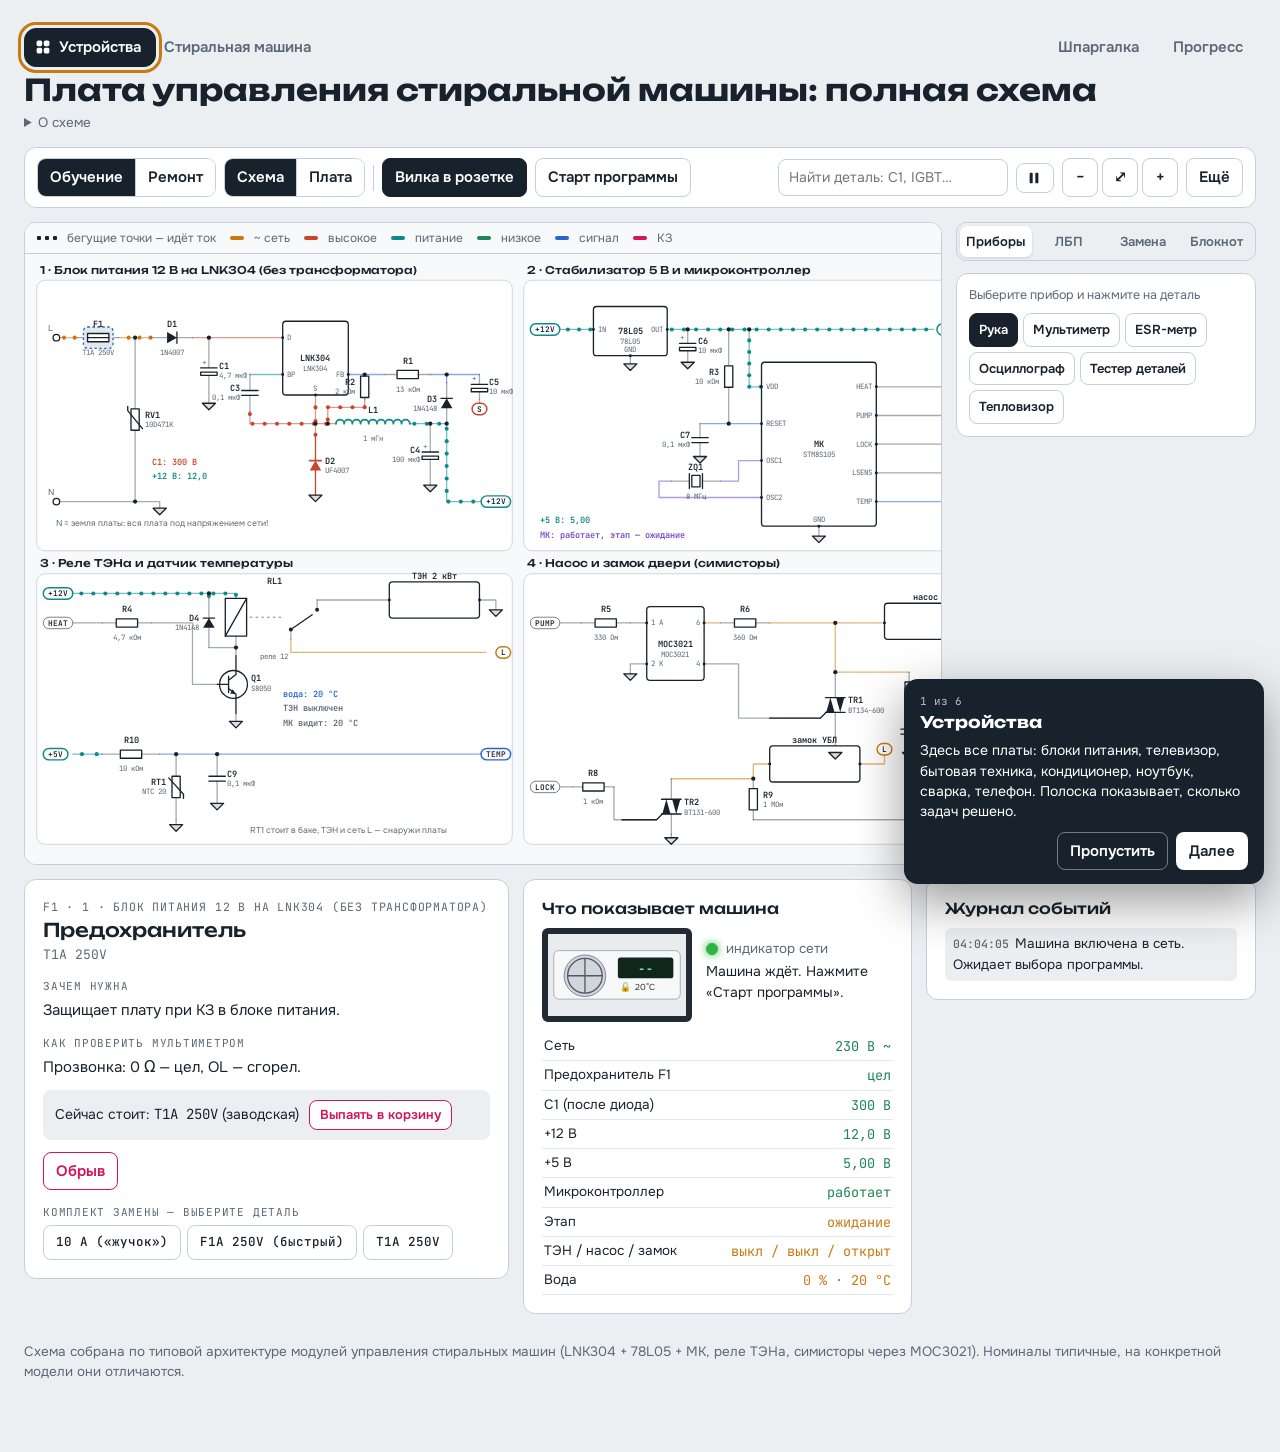
<file: washer.html>
<!doctype html>
<html lang="ru">
<head>
<meta charset="utf-8">
<meta name="viewport" content="width=device-width, initial-scale=1, viewport-fit=cover">
<title>Плата стиральной машины</title>
<meta name="theme-color" content="#18222d">
<link rel="manifest" href="manifest.webmanifest">
<link rel="icon" href="icon.svg" type="image/svg+xml">
<link rel="preconnect" href="https://fonts.googleapis.com">
<link rel="stylesheet" href="https://fonts.googleapis.com/css2?family=Unbounded:wght@500;700&family=Onest:wght@400;500;600&family=JetBrains+Mono:wght@400;600&display=swap">
<link rel="stylesheet" href="css/style.css">
</head>
<body data-board="washer">
<div class="wrap">
  <header class="hdr">
    <div class="hrow">
      <button id="devB" type="button" class="devb" aria-haspopup="dialog" aria-expanded="false"><svg viewBox="0 0 20 20" aria-hidden="true"><rect x="2" y="2" width="7" height="7" rx="2"/><rect x="11" y="2" width="7" height="7" rx="2"/><rect x="2" y="11" width="7" height="7" rx="2"/><rect x="11" y="11" width="7" height="7" rx="2"/></svg>Устройства</button>
      <span class="crumb">Стиральная машина</span>
      <span class="grow"></span>
      <button id="cheatB" type="button" class="lite">Шпаргалка</button>
      <button id="statB" type="button" class="lite">Прогресс</button>
    </div>
    <nav class="boards" id="devNav" aria-label="Устройства" hidden><a href="index.html" data-id="samsung" data-group="Блоки питания" data-icon="tv" data-desc="ТВ-блок с PFC, дежуркой и LLC" data-n="21">Samsung BN44 (ТВ)</a><a href="adapter.html" data-id="adapter" data-group="Блоки питания" data-icon="plug" data-desc="Флайбэк на UC3842, 12 В 2 А" data-n="13">Адаптер 12 В</a><a href="led.html" data-id="led" data-group="Телевизор и звук" data-icon="bulb" data-desc="Драйвер подсветки, линейки светодиодов" data-n="11">LED-подсветка ТВ</a><a href="amp.html" data-id="amp" data-group="Телевизор и звук" data-icon="spk" data-desc="TDA7294, ±35 В, динамик" data-n="11">Усилитель звука</a><a href="atx.html" data-id="atx" data-group="Блоки питания" data-icon="pc" data-desc="Компьютерный БП на TL494" data-n="17">Блок питания ATX</a><a href="micro.html" data-id="micro" data-group="Бытовая техника" data-icon="mw" data-desc="MOT, удвоитель 4 кВ, магнетрон" data-n="16">Микроволновка</a><a href="weld.html" data-id="weld" data-group="Инструмент и мобильные" data-icon="weld" data-desc="Косой мост на IGBT, UC3845" data-n="15">Сварочный инвертор</a><a href="phone.html" data-id="phone" data-group="Инструмент и мобильные" data-icon="phone" data-desc="USB-C, контроллер заряда, АКБ" data-n="11">Зарядка телефона</a><a href="washer.html" data-id="washer" data-group="Бытовая техника" data-icon="wash" data-desc="LNK304, МК, реле ТЭНа, симисторы" data-n="17" aria-current="page">Стиральная машина</a><a href="induct.html" data-id="induct" data-group="Бытовая техника" data-icon="ind" data-desc="Резонансный контур на IGBT, коды E0–E5" data-n="14">Индукционная плита</a><a href="fridge.html" data-id="fridge" data-group="Бытовая техника" data-icon="fridge" data-desc="Компрессор, пусковое реле, оттайка No Frost" data-n="14">Холодильник</a><a href="laptop.html" data-id="laptop" data-group="Инструмент и мобильные" data-icon="laptop" data-desc="Вход 19 В, зарядка, дежурки, EC, VCORE" data-n="15">Питание ноутбука</a><a href="ac.html" data-id="ac" data-group="Бытовая техника" data-icon="ac" data-desc="PFC, шина 380 В, IPM, связь, коды ошибок" data-n="14">Плата кондиционера</a><a href="extra/psu-basics.html" data-id="" data-group="Теория" data-icon="book" data-desc="Как устроен импульсный блок питания" data-n="0">Основы: блок-схема</a></nav>
    <h1>Плата управления стиральной машины: полная схема</h1>
    <details class="about"><summary>О схеме</summary><p class="lead">Бестрансформаторный блок питания 12 В на LNK304, микроконтроллер, реле ТЭНа, симисторы насоса и замка двери, датчик температуры. Неисправности видны как коды ошибок на дисплее: HE, dE, 5E, tE. Выведите любую деталь из строя и запустите программу стирки.</p></details>
  </header>

  <div class="bar" role="toolbar" aria-label="Управление">
    <div class="seg" role="group" aria-label="Режим"><button type="button" id="sgLearn" aria-pressed="true">Обучение</button><button type="button" id="sgRepair" aria-pressed="false">Ремонт</button></div>
    <div class="seg" role="group" aria-label="Вид"><button type="button" id="sgSch" aria-pressed="true">Схема</button><button type="button" id="sgPcb" aria-pressed="false">Плата</button></div>
    <span class="sep"></span>
    <button id="bMains" type="button" class="on">Вилка в розетке</button>
    <button id="bTv" type="button">Старт программы</button>
    <div class="find"><input id="findQ" type="search" autocomplete="off" placeholder="Найти деталь: C1, IGBT…" aria-label="Найти деталь на схеме"><ul id="findL" class="findl" hidden></ul></div>
    <button id="pauseB" type="button" class="pauseb" aria-pressed="false" title="Пауза (пробел)" aria-label="Пауза"><svg viewBox="0 0 16 16" aria-hidden="true"><rect x="3" y="2" width="3.5" height="12" rx="1"/><rect x="9.5" y="2" width="3.5" height="12" rx="1"/></svg></button>
    <div class="zoom"><button id="zOut" type="button" aria-label="Уменьшить">−</button><button id="zFit" type="button" title="По ширине">⤢</button><button id="zIn" type="button" aria-label="Увеличить">+</button></div>
    <div class="more"><button id="moreB" type="button" aria-haspopup="true" aria-expanded="false">Ещё</button>
      <div class="pop" id="morePop" hidden>
        <button id="bLamp" type="button">Лампа 100 Вт: нет</button>
        <button id="bFixAll" type="button">Починить всё</button>
        <button id="bSnd" type="button">Звук: вкл</button>
        <label class="rng" for="spd">Скорость <input id="spd" type="range" min="10" max="200" value="100"></label>
        <label class="chk"><input type="checkbox" id="optHl" checked> Подсвечивать цепи выбранной детали</label>
        <label class="chk"><input type="checkbox" id="optNorm" checked> Показывать норму у приборов</label>
        <label class="chk"><input type="checkbox" id="optFlow" checked> Ток на виде «Плата»</label>
      </div>
    </div>
    <button id="bMode" type="button" hidden>Режим: обучение</button>
    <button id="bView" type="button" hidden>Вид: схема</button>
    <select id="pick" aria-label="Выбрать деталь" hidden></select>
  </div>

  <section class="card repair" id="repair" hidden aria-labelledby="rpT">
    <div class="rp-head">
      <h3 id="rpT">Ремонт</h3>
      <select id="scSel" aria-label="Выбор задачи"></select>
      <button id="scStart" type="button">Начать заново</button>
    </div>
    <p class="complaint"><span class="kick">Жалоба владельца</span><span id="scText"></span></p>
    <p class="hint rp-how">Ищите, докуда доходит ток и какие напряжения есть. Подозрительную деталь перетащите в корзину и проверьте, новую — из каталога на пустое место. Затем включите устройство.</p>
    <div class="rp-act"><button id="hintB" type="button">Подсказка</button><button id="ansB" type="button">Показать ответ</button></div>
    <ol class="hints" id="hints"></ol>
    <div class="win" id="win" hidden></div>
    <details class="hist" id="hist"><summary id="histSum">Мои ремонты</summary><div class="histw"><table id="histT"></table></div><button type="button" id="histClr">Очистить историю</button></details>
  </section>

  <div class="work">
    <div class="board" id="board"><svg id="sch" viewBox="0 -4 1796 1108" role="img" aria-label="Принципиальная схема"></svg></div>
    <aside class="side" aria-label="Приборы, ЛБП, замена деталей, блокнот">
      <div class="stabs" role="tablist" aria-label="Панель">
        <button type="button" role="tab" data-tab="tTools" aria-selected="true">Приборы</button><button type="button" role="tab" data-tab="tLab" aria-selected="false">ЛБП</button><button type="button" role="tab" data-tab="tParts" aria-selected="false">Замена</button><button type="button" role="tab" data-tab="tNote" aria-selected="false">Блокнот</button>
      </div>
      <div class="tpanel" id="tTools" role="tabpanel">
      <div class="tools" id="tools">
        <div class="th"><span>Выберите прибор и нажмите на деталь</span></div>
        <div class="tbtns">
          <button type="button" data-t="hand" aria-pressed="true">Рука</button><button type="button" data-t="dmm" aria-pressed="false">Мультиметр</button>
          <button type="button" data-t="esr" aria-pressed="false">ESR-метр</button><button type="button" data-t="osc" aria-pressed="false">Осциллограф</button>
          <button type="button" data-t="tst" aria-pressed="false">Тестер деталей</button>
        </div>
        <div class="dmodes" id="dmodes" hidden>
          <button type="button" data-m="vdc" aria-pressed="true">V⎓</button><button type="button" data-m="vac" aria-pressed="false">V~</button><button type="button" data-m="ohm" aria-pressed="false">Ω</button>
          <button type="button" data-m="beep" aria-pressed="false">•)))</button><button type="button" data-m="diode" aria-pressed="false">▷|</button><button type="button" data-m="cap" aria-pressed="false">⊣⊢</button>
        </div>
        <div class="meter" id="meter" hidden>
          <div class="mhead"><b id="mTool"></b><span id="mTgt"></span></div>
          <div class="lcd2" id="mLcd"><span id="mV">- - -</span><small id="mU"></small></div>
          <div class="norm" id="mNorm" hidden></div>
          <div class="osc" id="mOsc" hidden><canvas id="oscC"></canvas></div>
          <p class="mn" id="mN"></p>
          <ul class="mrows" id="mRows"></ul>
          <button type="button" id="discharge">Разрядить C1 резистором</button>
        </div>
      </div>
      </div>
      <div class="tpanel" id="tLab" role="tabpanel" hidden>
      <div class="labpsu" id="labBox">
        <div class="th"><span>Подать напряжение на шину при выдернутой вилке и найти КЗ по нагреву</span></div>
        <select id="labRail" aria-label="Шина"></select>
        <div class="lrow"><label for="labV">U, В <input id="labV" type="number" min="0" max="30" step="0.5" value="15"></label>
          <label for="labI">I огр., А <select id="labI"><option value="0.1">0,1</option><option value="0.5" selected>0,5</option><option value="1">1</option><option value="2">2</option></select></label></div>
        <div class="lcdl"><span id="labVo">0,00 В</span><span id="labIo">0,000 А</span><b id="labCC">—</b></div>
        <button type="button" id="labOn">Включить ЛБП</button>
      </div>
      </div>
      <div class="tpanel" id="tParts" role="tabpanel" hidden>
      <div class="trash" id="trash"><div class="th"><b>Корзина</b><span>перетащите сюда деталь со схемы</span></div><ul id="trashL"></ul></div>
      <div class="cat">
        <div class="th"><b>Каталог деталей</b><span>перетащите на пустое место</span></div>
        <input id="catQ" type="search" placeholder="Поиск: 10 кОм, PC817, 47 мкФ…" aria-label="Поиск в каталоге">
        <select id="catF" aria-label="Тип детали"></select>
        <ul id="catL"></ul>
      </div>
      </div>
      <div class="tpanel" id="tNote" role="tabpanel" hidden>
        <div class="th"><span>Каждое измерение записывается сюда само</span></div>
        <div class="notew"><table class="note" id="noteT"></table></div>
        <button type="button" id="noteClr">Очистить блокнот</button>
      </div>
    </aside>
  </div>

  <div class="lower">
    <section class="card" id="partCard" aria-live="polite">
      <div class="kick" id="cId">Деталь</div>
      <h2 id="cName">Нажмите на деталь на схеме</h2>
      <p class="val" id="cVal"></p>
      <div id="cBody"><p class="hint">Любую деталь можно вывести из строя: обрыв, пробой или высыхание. Схема покажет, где остановится ток, а здесь появятся объяснение, признаки и причина поломки.</p></div>
    </section>
    <section class="card" id="devCard">
      <h3>Что показывает машина</h3>
      <div class="tv">
        <div class="screen" id="screen"><span>выключен</span></div>
        <div><div class="led"><i id="led"></i><span id="ledT">индикатор сети</span></div>
          <div class="lampbox" id="lampBox" hidden><i id="bulb"></i><span>Лампа 100 Вт: <b id="lampT"></b></span></div>
          <p class="see" id="see"></p></div>
      </div>
      <table class="rd" id="rd"></table>
    </section>
    <section class="card log" id="logCard">
      <h3>Журнал событий</h3>
      <ol id="log"></ol>
    </section>
  </div>
  <p class="hint foot">Схема собрана по типовой архитектуре модулей управления стиральных машин (LNK304 + 78L05 + МК, реле ТЭНа, симисторы через MOC3021). Номиналы типичные, на конкретной модели они отличаются.</p>
</div>
<nav class="mtabs" id="mtabs" aria-label="Разделы">
  <button type="button" data-m="board" aria-pressed="true"><svg viewBox="0 0 20 20" aria-hidden="true"><path d="M3 5h5v4h4V5h5M3 15h14M10 9v6"/></svg>Схема</button>
  <button type="button" data-m="part" aria-pressed="false"><svg viewBox="0 0 20 20" aria-hidden="true"><rect x="5" y="7" width="10" height="6" rx="1"/><path d="M2 10h3M15 10h3"/></svg>Деталь</button>
  <button type="button" data-m="tools" aria-pressed="false"><svg viewBox="0 0 20 20" aria-hidden="true"><rect x="5" y="2" width="10" height="16" rx="2"/><path d="M8 6h4M10 10v4"/></svg>Приборы</button>
  <button type="button" data-m="dev" aria-pressed="false"><svg viewBox="0 0 20 20" aria-hidden="true"><rect x="2" y="4" width="16" height="10" rx="2"/><path d="M7 17h6"/></svg>Устройство</button>
  <button type="button" data-m="task" aria-pressed="false" id="mtTask" hidden><svg viewBox="0 0 20 20" aria-hidden="true"><path d="M5 3h10v14H5zM8 7h4M8 10h4M8 13h2"/></svg>Задача</button>
</nav>
<div class="modal" id="modal" hidden role="dialog" aria-modal="true" aria-labelledby="modT"><div class="modbox"><div class="modh"><h2 id="modT"></h2><button type="button" id="modX" aria-label="Закрыть">✕</button></div><div id="modB" class="modb"></div></div></div>
<script src="js/core/01-helpers.js"></script>
<script src="boards/washer/parts.js"></script>
<script src="boards/washer/schematic.js"></script>
<script src="js/core/04-render.js"></script>
<script src="boards/washer/sim.js"></script>
<script src="js/core/06-loop.js"></script>
<script src="js/core/07-kit.js"></script>
<script src="boards/washer/scenarios.js"></script>
<script src="js/core/08-workshop.js"></script>
<script src="boards/washer/probe.js"></script>
<script src="js/core/09-instruments.js"></script>
<script src="boards/washer/device.js"></script>
<script src="js/core/10-ui.js"></script>
<script src="js/core/11-extras.js"></script>
<script src="js/core/12-pcb.js"></script>
<script src="js/core/13-exam.js"></script>
<script src="js/core/14-ux.js"></script>
<script src="js/core/15-assist.js"></script>
<script src="js/core/16-pcbflow.js"></script>
<script src="js/core/17-more.js"></script>
<script src="js/core/18-nav.js"></script>
</body>
</html>
</file>
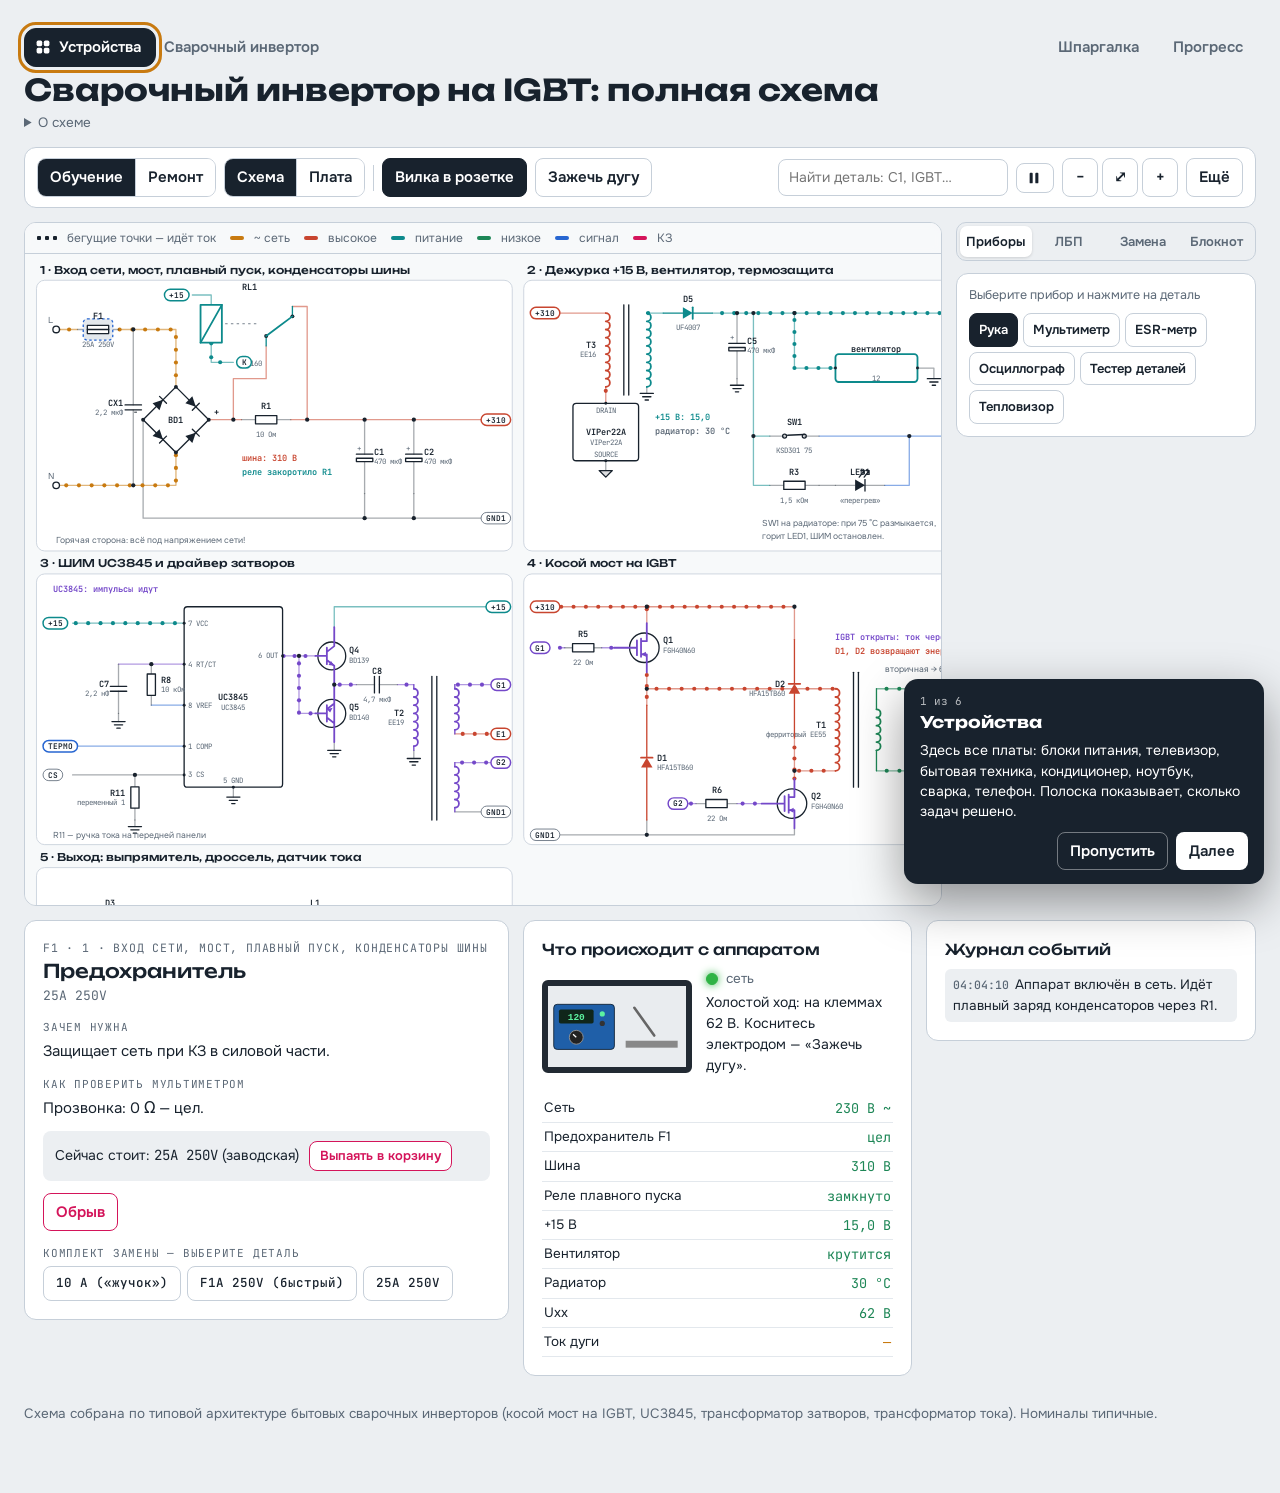
<file: weld.html>
<!doctype html>
<html lang="ru">
<head>
<meta charset="utf-8">
<meta name="viewport" content="width=device-width, initial-scale=1, viewport-fit=cover">
<title>Сварочный инвертор</title>
<meta name="theme-color" content="#18222d">
<link rel="manifest" href="manifest.webmanifest">
<link rel="icon" href="icon.svg" type="image/svg+xml">
<link rel="preconnect" href="https://fonts.googleapis.com">
<link rel="stylesheet" href="https://fonts.googleapis.com/css2?family=Unbounded:wght@500;700&family=Onest:wght@400;500;600&family=JetBrains+Mono:wght@400;600&display=swap">
<link rel="stylesheet" href="css/style.css">
</head>
<body data-board="weld">
<div class="wrap">
  <header class="hdr">
    <div class="hrow">
      <button id="devB" type="button" class="devb" aria-haspopup="dialog" aria-expanded="false"><svg viewBox="0 0 20 20" aria-hidden="true"><rect x="2" y="2" width="7" height="7" rx="2"/><rect x="11" y="2" width="7" height="7" rx="2"/><rect x="2" y="11" width="7" height="7" rx="2"/><rect x="11" y="11" width="7" height="7" rx="2"/></svg>Устройства</button>
      <span class="crumb">Сварочный инвертор</span>
      <span class="grow"></span>
      <button id="cheatB" type="button" class="lite">Шпаргалка</button>
      <button id="statB" type="button" class="lite">Прогресс</button>
    </div>
    <nav class="boards" id="devNav" aria-label="Устройства" hidden><a href="index.html" data-id="samsung" data-group="Блоки питания" data-icon="tv" data-desc="ТВ-блок с PFC, дежуркой и LLC" data-n="21">Samsung BN44 (ТВ)</a><a href="adapter.html" data-id="adapter" data-group="Блоки питания" data-icon="plug" data-desc="Флайбэк на UC3842, 12 В 2 А" data-n="13">Адаптер 12 В</a><a href="led.html" data-id="led" data-group="Телевизор и звук" data-icon="bulb" data-desc="Драйвер подсветки, линейки светодиодов" data-n="11">LED-подсветка ТВ</a><a href="amp.html" data-id="amp" data-group="Телевизор и звук" data-icon="spk" data-desc="TDA7294, ±35 В, динамик" data-n="11">Усилитель звука</a><a href="atx.html" data-id="atx" data-group="Блоки питания" data-icon="pc" data-desc="Компьютерный БП на TL494" data-n="17">Блок питания ATX</a><a href="micro.html" data-id="micro" data-group="Бытовая техника" data-icon="mw" data-desc="MOT, удвоитель 4 кВ, магнетрон" data-n="16">Микроволновка</a><a href="weld.html" data-id="weld" data-group="Инструмент и мобильные" data-icon="weld" data-desc="Косой мост на IGBT, UC3845" data-n="15" aria-current="page">Сварочный инвертор</a><a href="phone.html" data-id="phone" data-group="Инструмент и мобильные" data-icon="phone" data-desc="USB-C, контроллер заряда, АКБ" data-n="11">Зарядка телефона</a><a href="washer.html" data-id="washer" data-group="Бытовая техника" data-icon="wash" data-desc="LNK304, МК, реле ТЭНа, симисторы" data-n="17">Стиральная машина</a><a href="induct.html" data-id="induct" data-group="Бытовая техника" data-icon="ind" data-desc="Резонансный контур на IGBT, коды E0–E5" data-n="14">Индукционная плита</a><a href="fridge.html" data-id="fridge" data-group="Бытовая техника" data-icon="fridge" data-desc="Компрессор, пусковое реле, оттайка No Frost" data-n="14">Холодильник</a><a href="laptop.html" data-id="laptop" data-group="Инструмент и мобильные" data-icon="laptop" data-desc="Вход 19 В, зарядка, дежурки, EC, VCORE" data-n="15">Питание ноутбука</a><a href="ac.html" data-id="ac" data-group="Бытовая техника" data-icon="ac" data-desc="PFC, шина 380 В, IPM, связь, коды ошибок" data-n="14">Плата кондиционера</a><a href="extra/psu-basics.html" data-id="" data-group="Теория" data-icon="book" data-desc="Как устроен импульсный блок питания" data-n="0">Основы: блок-схема</a></nav>
    <h1>Сварочный инвертор на IGBT: полная схема</h1>
    <details class="about"><summary>О схеме</summary><p class="lead">Плавный пуск с реле, шина 310 В, дежурка +15 В, ШИМ UC3845, трансформатор затворов, косой мост на двух IGBT, выходной выпрямитель и датчик тока. Видно, почему сгорает резистор плавного пуска и почему новый IGBT пробивается снова. Выведите любую деталь из строя и зажгите дугу.</p></details>
  </header>

  <div class="bar" role="toolbar" aria-label="Управление">
    <div class="seg" role="group" aria-label="Режим"><button type="button" id="sgLearn" aria-pressed="true">Обучение</button><button type="button" id="sgRepair" aria-pressed="false">Ремонт</button></div>
    <div class="seg" role="group" aria-label="Вид"><button type="button" id="sgSch" aria-pressed="true">Схема</button><button type="button" id="sgPcb" aria-pressed="false">Плата</button></div>
    <span class="sep"></span>
    <button id="bMains" type="button" class="on">Вилка в розетке</button>
    <button id="bTv" type="button">Зажечь дугу</button>
    <div class="find"><input id="findQ" type="search" autocomplete="off" placeholder="Найти деталь: C1, IGBT…" aria-label="Найти деталь на схеме"><ul id="findL" class="findl" hidden></ul></div>
    <button id="pauseB" type="button" class="pauseb" aria-pressed="false" title="Пауза (пробел)" aria-label="Пауза"><svg viewBox="0 0 16 16" aria-hidden="true"><rect x="3" y="2" width="3.5" height="12" rx="1"/><rect x="9.5" y="2" width="3.5" height="12" rx="1"/></svg></button>
    <div class="zoom"><button id="zOut" type="button" aria-label="Уменьшить">−</button><button id="zFit" type="button" title="По ширине">⤢</button><button id="zIn" type="button" aria-label="Увеличить">+</button></div>
    <div class="more"><button id="moreB" type="button" aria-haspopup="true" aria-expanded="false">Ещё</button>
      <div class="pop" id="morePop" hidden>
        <button id="bLamp" type="button">Лампа 100 Вт: нет</button>
        <button id="bFixAll" type="button">Починить всё</button>
        <button id="bSnd" type="button">Звук: вкл</button>
        <label class="rng" for="spd">Скорость <input id="spd" type="range" min="10" max="200" value="100"></label>
        <label class="chk"><input type="checkbox" id="optHl" checked> Подсвечивать цепи выбранной детали</label>
        <label class="chk"><input type="checkbox" id="optNorm" checked> Показывать норму у приборов</label>
        <label class="chk"><input type="checkbox" id="optFlow" checked> Ток на виде «Плата»</label>
      </div>
    </div>
    <button id="bMode" type="button" hidden>Режим: обучение</button>
    <button id="bView" type="button" hidden>Вид: схема</button>
    <select id="pick" aria-label="Выбрать деталь" hidden></select>
  </div>

  <section class="card repair" id="repair" hidden aria-labelledby="rpT">
    <div class="rp-head">
      <h3 id="rpT">Ремонт</h3>
      <select id="scSel" aria-label="Выбор задачи"></select>
      <button id="scStart" type="button">Начать заново</button>
    </div>
    <p class="complaint"><span class="kick">Жалоба владельца</span><span id="scText"></span></p>
    <p class="hint rp-how">Ищите, докуда доходит ток и какие напряжения есть. Подозрительную деталь перетащите в корзину и проверьте, новую — из каталога на пустое место. Затем включите устройство.</p>
    <div class="rp-act"><button id="hintB" type="button">Подсказка</button><button id="ansB" type="button">Показать ответ</button></div>
    <ol class="hints" id="hints"></ol>
    <div class="win" id="win" hidden></div>
    <details class="hist" id="hist"><summary id="histSum">Мои ремонты</summary><div class="histw"><table id="histT"></table></div><button type="button" id="histClr">Очистить историю</button></details>
  </section>

  <div class="work">
    <div class="board" id="board"><svg id="sch" viewBox="0 -4 1796 1108" role="img" aria-label="Принципиальная схема"></svg></div>
    <aside class="side" aria-label="Приборы, ЛБП, замена деталей, блокнот">
      <div class="stabs" role="tablist" aria-label="Панель">
        <button type="button" role="tab" data-tab="tTools" aria-selected="true">Приборы</button><button type="button" role="tab" data-tab="tLab" aria-selected="false">ЛБП</button><button type="button" role="tab" data-tab="tParts" aria-selected="false">Замена</button><button type="button" role="tab" data-tab="tNote" aria-selected="false">Блокнот</button>
      </div>
      <div class="tpanel" id="tTools" role="tabpanel">
      <div class="tools" id="tools">
        <div class="th"><span>Выберите прибор и нажмите на деталь</span></div>
        <div class="tbtns">
          <button type="button" data-t="hand" aria-pressed="true">Рука</button><button type="button" data-t="dmm" aria-pressed="false">Мультиметр</button>
          <button type="button" data-t="esr" aria-pressed="false">ESR-метр</button><button type="button" data-t="osc" aria-pressed="false">Осциллограф</button>
          <button type="button" data-t="tst" aria-pressed="false">Тестер деталей</button>
        </div>
        <div class="dmodes" id="dmodes" hidden>
          <button type="button" data-m="vdc" aria-pressed="true">V⎓</button><button type="button" data-m="vac" aria-pressed="false">V~</button><button type="button" data-m="ohm" aria-pressed="false">Ω</button>
          <button type="button" data-m="beep" aria-pressed="false">•)))</button><button type="button" data-m="diode" aria-pressed="false">▷|</button><button type="button" data-m="cap" aria-pressed="false">⊣⊢</button>
        </div>
        <div class="meter" id="meter" hidden>
          <div class="mhead"><b id="mTool"></b><span id="mTgt"></span></div>
          <div class="lcd2" id="mLcd"><span id="mV">- - -</span><small id="mU"></small></div>
          <div class="norm" id="mNorm" hidden></div>
          <div class="osc" id="mOsc" hidden><canvas id="oscC"></canvas></div>
          <p class="mn" id="mN"></p>
          <ul class="mrows" id="mRows"></ul>
          <button type="button" id="discharge">Разрядить C1 резистором</button>
        </div>
      </div>
      </div>
      <div class="tpanel" id="tLab" role="tabpanel" hidden>
      <div class="labpsu" id="labBox">
        <div class="th"><span>Подать напряжение на шину при выдернутой вилке и найти КЗ по нагреву</span></div>
        <select id="labRail" aria-label="Шина"></select>
        <div class="lrow"><label for="labV">U, В <input id="labV" type="number" min="0" max="30" step="0.5" value="15"></label>
          <label for="labI">I огр., А <select id="labI"><option value="0.1">0,1</option><option value="0.5" selected>0,5</option><option value="1">1</option><option value="2">2</option></select></label></div>
        <div class="lcdl"><span id="labVo">0,00 В</span><span id="labIo">0,000 А</span><b id="labCC">—</b></div>
        <button type="button" id="labOn">Включить ЛБП</button>
      </div>
      </div>
      <div class="tpanel" id="tParts" role="tabpanel" hidden>
      <div class="trash" id="trash"><div class="th"><b>Корзина</b><span>перетащите сюда деталь со схемы</span></div><ul id="trashL"></ul></div>
      <div class="cat">
        <div class="th"><b>Каталог деталей</b><span>перетащите на пустое место</span></div>
        <input id="catQ" type="search" placeholder="Поиск: 10 кОм, PC817, 47 мкФ…" aria-label="Поиск в каталоге">
        <select id="catF" aria-label="Тип детали"></select>
        <ul id="catL"></ul>
      </div>
      </div>
      <div class="tpanel" id="tNote" role="tabpanel" hidden>
        <div class="th"><span>Каждое измерение записывается сюда само</span></div>
        <div class="notew"><table class="note" id="noteT"></table></div>
        <button type="button" id="noteClr">Очистить блокнот</button>
      </div>
    </aside>
  </div>

  <div class="lower">
    <section class="card" id="partCard" aria-live="polite">
      <div class="kick" id="cId">Деталь</div>
      <h2 id="cName">Нажмите на деталь на схеме</h2>
      <p class="val" id="cVal"></p>
      <div id="cBody"><p class="hint">Любую деталь можно вывести из строя: обрыв, пробой или высыхание. Схема покажет, где остановится ток, а здесь появятся объяснение, признаки и причина поломки.</p></div>
    </section>
    <section class="card" id="devCard">
      <h3>Что происходит с аппаратом</h3>
      <div class="tv">
        <div class="screen" id="screen"><span>выключен</span></div>
        <div><div class="led"><i id="led"></i><span id="ledT">сеть</span></div>
          <div class="lampbox" id="lampBox" hidden><i id="bulb"></i><span>Лампа 100 Вт: <b id="lampT"></b></span></div>
          <p class="see" id="see"></p></div>
      </div>
      <table class="rd" id="rd"></table>
    </section>
    <section class="card log" id="logCard">
      <h3>Журнал событий</h3>
      <ol id="log"></ol>
    </section>
  </div>
  <p class="hint foot">Схема собрана по типовой архитектуре бытовых сварочных инверторов (косой мост на IGBT, UC3845, трансформатор затворов, трансформатор тока). Номиналы типичные.</p>
</div>
<nav class="mtabs" id="mtabs" aria-label="Разделы">
  <button type="button" data-m="board" aria-pressed="true"><svg viewBox="0 0 20 20" aria-hidden="true"><path d="M3 5h5v4h4V5h5M3 15h14M10 9v6"/></svg>Схема</button>
  <button type="button" data-m="part" aria-pressed="false"><svg viewBox="0 0 20 20" aria-hidden="true"><rect x="5" y="7" width="10" height="6" rx="1"/><path d="M2 10h3M15 10h3"/></svg>Деталь</button>
  <button type="button" data-m="tools" aria-pressed="false"><svg viewBox="0 0 20 20" aria-hidden="true"><rect x="5" y="2" width="10" height="16" rx="2"/><path d="M8 6h4M10 10v4"/></svg>Приборы</button>
  <button type="button" data-m="dev" aria-pressed="false"><svg viewBox="0 0 20 20" aria-hidden="true"><rect x="2" y="4" width="16" height="10" rx="2"/><path d="M7 17h6"/></svg>Устройство</button>
  <button type="button" data-m="task" aria-pressed="false" id="mtTask" hidden><svg viewBox="0 0 20 20" aria-hidden="true"><path d="M5 3h10v14H5zM8 7h4M8 10h4M8 13h2"/></svg>Задача</button>
</nav>
<div class="modal" id="modal" hidden role="dialog" aria-modal="true" aria-labelledby="modT"><div class="modbox"><div class="modh"><h2 id="modT"></h2><button type="button" id="modX" aria-label="Закрыть">✕</button></div><div id="modB" class="modb"></div></div></div>
<script src="js/core/01-helpers.js"></script>
<script src="boards/weld/parts.js"></script>
<script src="boards/weld/schematic.js"></script>
<script src="js/core/04-render.js"></script>
<script src="boards/weld/sim.js"></script>
<script src="js/core/06-loop.js"></script>
<script src="js/core/07-kit.js"></script>
<script src="boards/weld/scenarios.js"></script>
<script src="js/core/08-workshop.js"></script>
<script src="boards/weld/probe.js"></script>
<script src="js/core/09-instruments.js"></script>
<script src="boards/weld/device.js"></script>
<script src="js/core/10-ui.js"></script>
<script src="js/core/11-extras.js"></script>
<script src="js/core/12-pcb.js"></script>
<script src="js/core/13-exam.js"></script>
<script src="js/core/14-ux.js"></script>
<script src="js/core/15-assist.js"></script>
<script src="js/core/16-pcbflow.js"></script>
<script src="js/core/17-more.js"></script>
<script src="js/core/18-nav.js"></script>
</body>
</html>
</file>
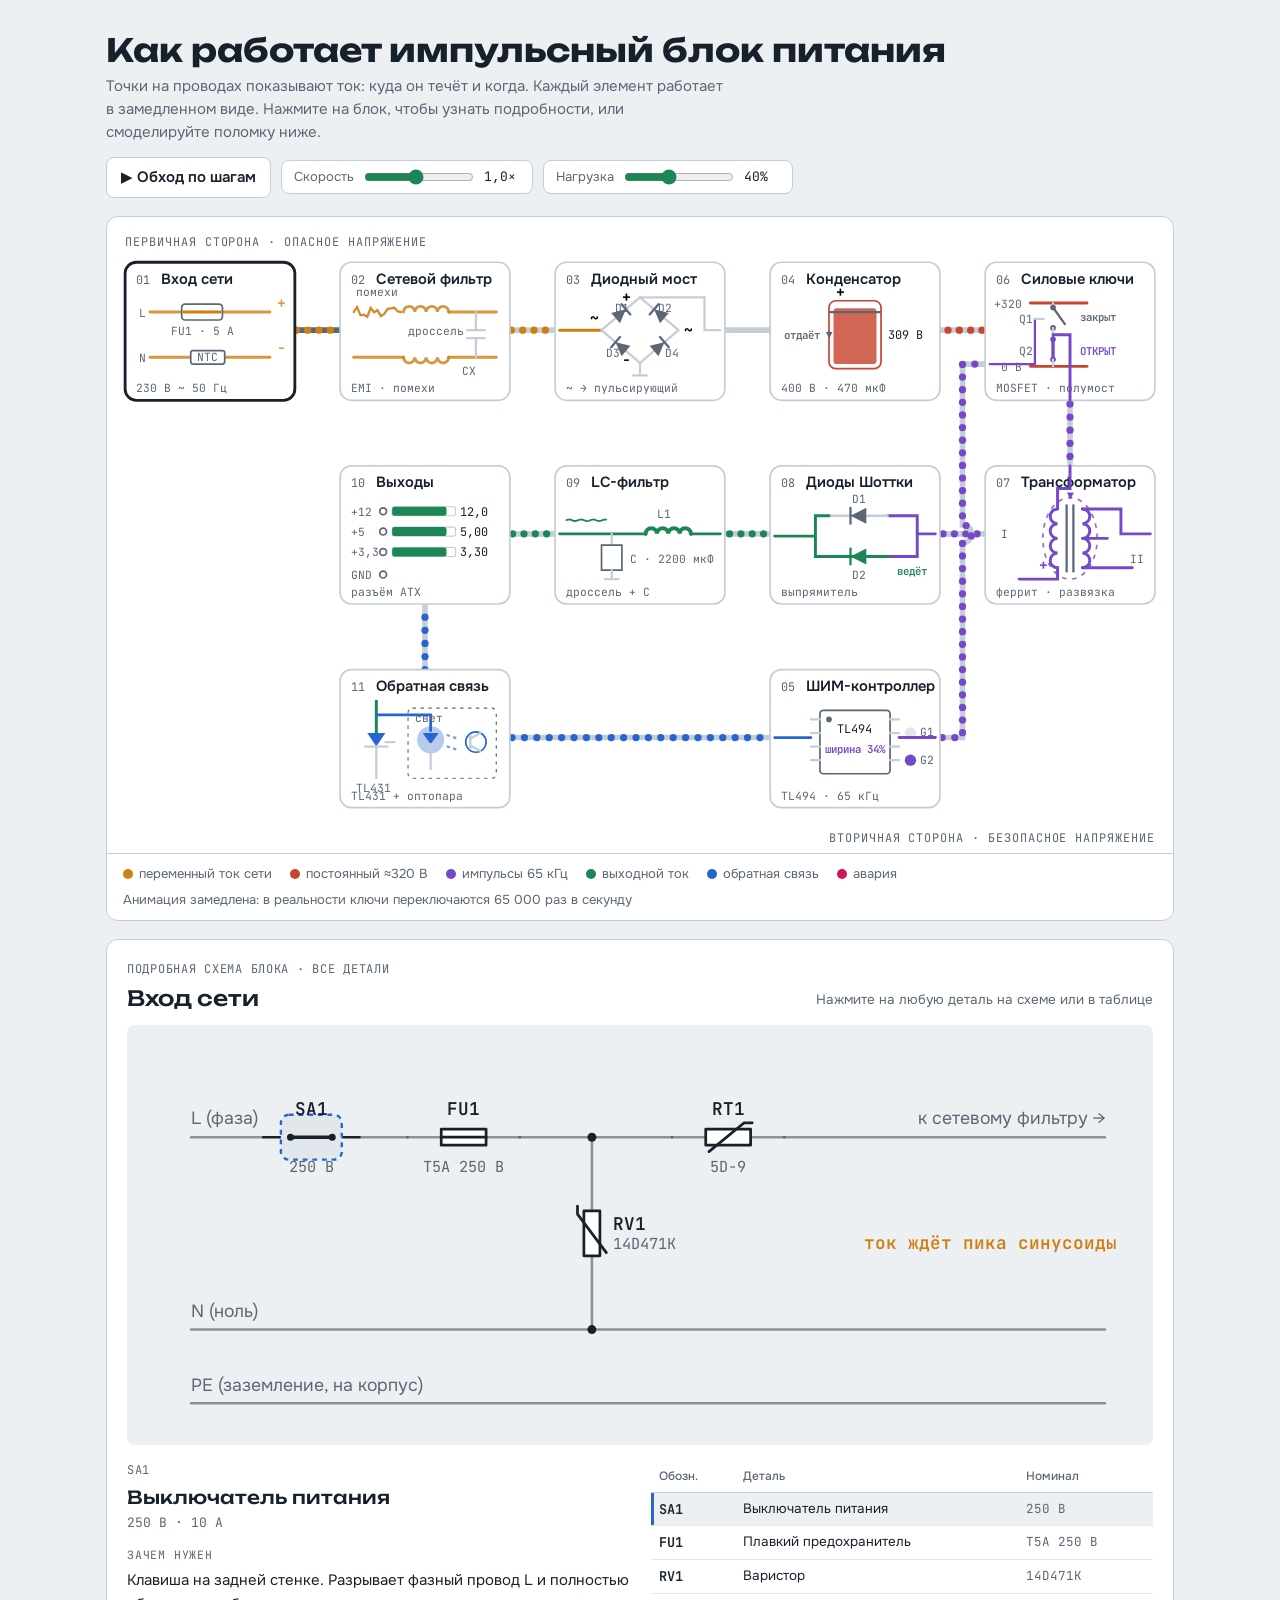
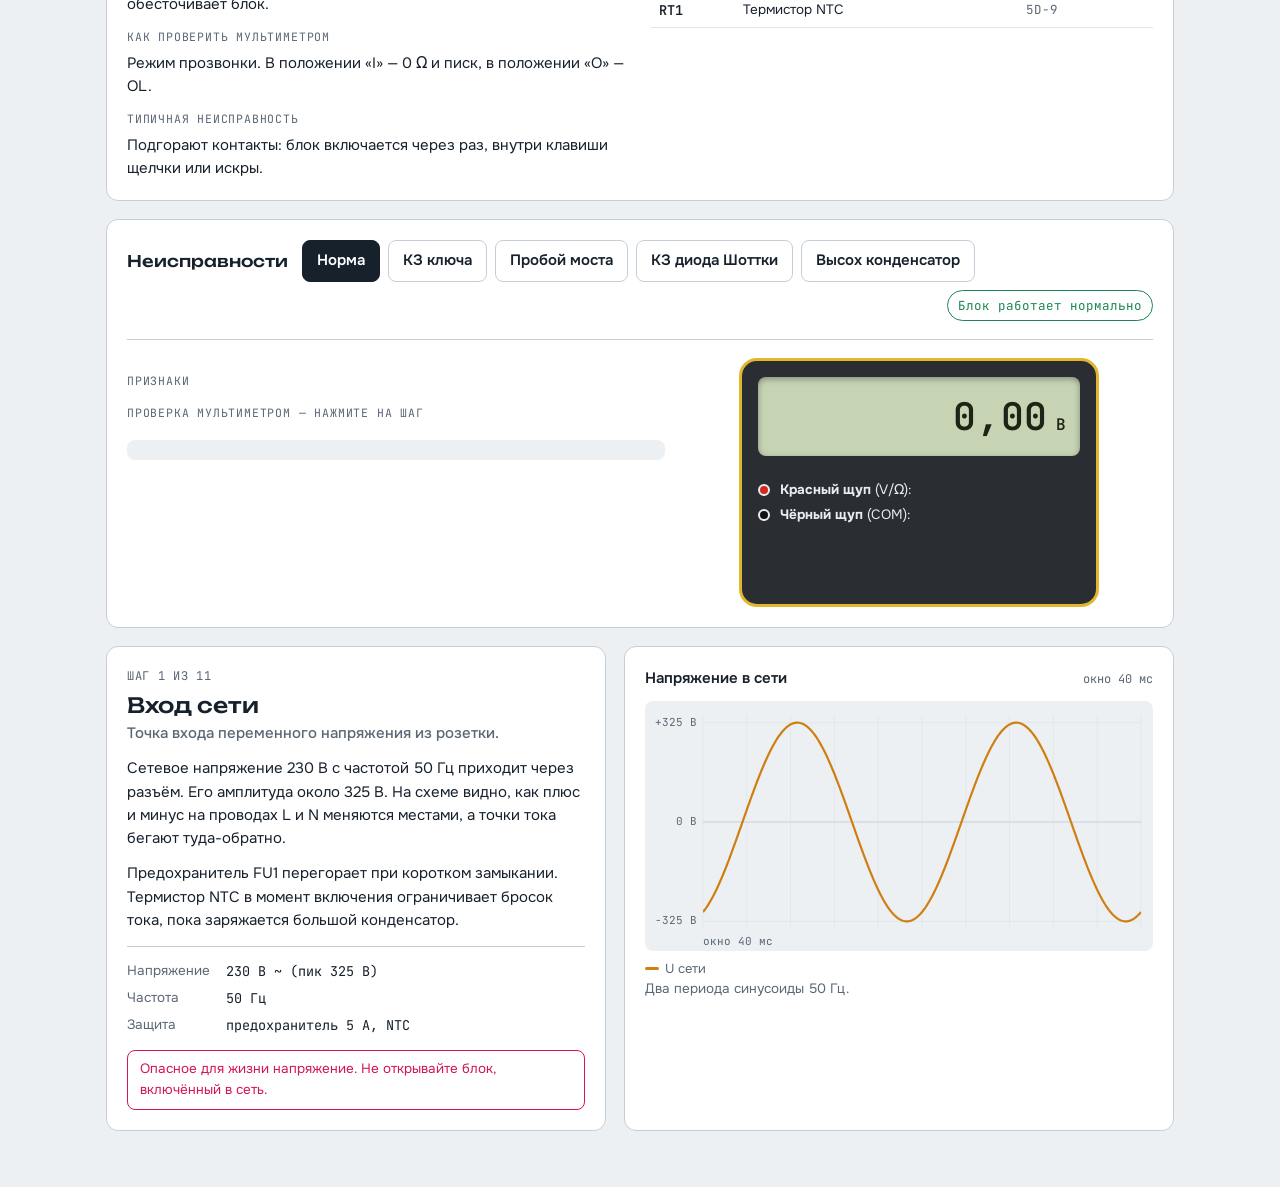
<file: extra/psu-basics.html>
<!doctype html>
<html lang="ru">
<head>
<meta charset="utf-8">
<meta name="viewport" content="width=device-width, initial-scale=1, viewport-fit=cover">
<title>Как работает блок питания</title>
<link rel="preconnect" href="https://fonts.googleapis.com">
<link rel="stylesheet" href="https://fonts.googleapis.com/css2?family=Unbounded:wght@500;700&family=Onest:wght@400;500;600&family=JetBrains+Mono:wght@400;600&display=swap">
<style>
/* Layout: animated schematic board → fault simulator with multimeter → component detail with oscilloscope */
:root{
  --bg:#edf0f3; --panel:#ffffff; --ink:#17212c; --muted:#5a6775; --line:#c5ced8; --grid:#e2e7ec;
  --ac:#cf7f12; --hv:#c8452f; --pulse:#7448c9; --lv:#1d8656; --fb:#2766d1; --bad:#d4145a;
  --probe-r:#d42a1e; --probe-b:#1b1f24;
  --dmm:#2a2e33; --dmm-edge:#e2b62d; --lcd:#c7d4b4; --lcd-ink:#1d2416;
  --f-display:"Unbounded","Onest",system-ui,sans-serif;
  --f-body:"Onest",system-ui,-apple-system,"Segoe UI",sans-serif;
  --f-mono:"JetBrains Mono",ui-monospace,Menlo,Consolas,monospace;
}
@media (prefers-color-scheme:dark){:root:not([data-theme="light"]){
  --bg:#0e1319; --panel:#151c24; --ink:#e4eaf0; --muted:#90a0b0; --line:#2d3946; --grid:#1f2933;
  --ac:#f2a43a; --hv:#ff7a5c; --pulse:#a985ff; --lv:#3ccf8e; --fb:#5c9bff; --bad:#ff4f8b;
  --probe-r:#ff4a3d; --probe-b:#c9d3dc; color-scheme:dark}}
:root[data-theme="dark"]{
  --bg:#0e1319; --panel:#151c24; --ink:#e4eaf0; --muted:#90a0b0; --line:#2d3946; --grid:#1f2933;
  --ac:#f2a43a; --hv:#ff7a5c; --pulse:#a985ff; --lv:#3ccf8e; --fb:#5c9bff; --bad:#ff4f8b;
  --probe-r:#ff4a3d; --probe-b:#c9d3dc; color-scheme:dark}
*{box-sizing:border-box}
body{background:var(--bg);color:var(--ink);font-family:var(--f-body);font-size:15px;line-height:1.55}
.wrap{max-width:1100px;margin:0 auto;padding-inline:16px;padding-block:24px 48px;display:grid;gap:18px}
header{display:flex;flex-wrap:wrap;gap:12px 24px;align-items:end;justify-content:space-between}
h1{font-family:var(--f-display);font-weight:700;font-size:clamp(22px,4vw,32px);line-height:1.15;margin:0;text-wrap:balance}
.lead{margin:6px 0 0;color:var(--muted);max-width:62ch}
.controls{display:flex;flex-wrap:wrap;gap:10px;align-items:center}
button{font:inherit;font-weight:600;border:1px solid var(--line);background:var(--panel);color:var(--ink);border-radius:8px;padding:8px 14px;cursor:pointer}
button:hover{border-color:var(--muted)}
button:focus-visible,input:focus-visible,.blk:focus-visible{outline:2px solid var(--fb);outline-offset:2px}
.rng{display:flex;align-items:center;gap:8px;background:var(--panel);border:1px solid var(--line);border-radius:8px;padding:6px 12px}
.rng label{font-size:13px;color:var(--muted)}
.rng output{font-family:var(--f-mono);font-size:13px;min-width:4.5ch;font-variant-numeric:tabular-nums}
input[type=range]{accent-color:var(--lv);width:110px}

.board{background:var(--panel);border:1px solid var(--line);border-radius:12px;overflow-x:auto}
.board svg{display:block;min-width:760px;width:100%;height:auto}
.legend{display:flex;flex-wrap:wrap;gap:6px 18px;padding:10px 16px;border-top:1px solid var(--line);font-size:13px;color:var(--muted);min-width:760px}
.legend span{display:inline-flex;align-items:center;gap:6px}
.legend i{width:10px;height:10px;border-radius:50%;display:inline-block}

/* svg */
.base{fill:none;stroke:var(--line);stroke-width:5;stroke-linecap:round}
.wire.hot .base{stroke:var(--muted)}
.blk{cursor:pointer}
.blk rect.box{fill:var(--panel);stroke:var(--line);stroke-width:1.5}
.blk:hover rect.box{stroke:var(--muted)}
.blk.on rect.box{stroke:var(--ink);stroke-width:2.5}
.blk.culprit rect.box{stroke:var(--bad);stroke-width:2.5}
.num{font-family:var(--f-mono);font-size:10.5px;fill:var(--muted)}
.nm{font-family:var(--f-body);font-weight:600;font-size:13px;fill:var(--ink)}
.sub{font-family:var(--f-mono);font-size:10px;fill:var(--muted)}
.lb{font-family:var(--f-mono);font-size:10px;fill:var(--muted)}
.st{font-family:var(--f-mono);font-size:9.5px;font-weight:600}
.val{font-family:var(--f-mono);font-size:10.5px;fill:var(--ink)}
.pol{font-family:var(--f-mono);font-size:13px;font-weight:600}
.wl{fill:none;stroke:var(--line);stroke-width:2;stroke-linecap:round}
.part{fill:var(--panel);stroke:var(--muted);stroke-width:1.5}
.core{stroke:var(--muted);stroke-width:2}
.iso{fill:none;stroke:var(--muted);stroke-width:1;stroke-dasharray:3 4}
.zone{font-family:var(--f-mono);font-size:10.5px;letter-spacing:.08em;fill:var(--muted)}
.blink{animation:blk .35s steps(2) infinite}
@keyframes blk{50%{opacity:.25}}
.probe-ring{fill:none;stroke-width:2;animation:ring 1.2s ease-out infinite;transform-box:fill-box;transform-origin:center}
@keyframes ring{from{transform:scale(.6);opacity:1}to{transform:scale(2.2);opacity:0}}

/* fault simulator */
.card{background:var(--panel);border:1px solid var(--line);border-radius:12px;padding:20px;min-width:0}
.fbar{display:flex;flex-wrap:wrap;gap:8px;align-items:center}
.fbar .ttl{font-family:var(--f-display);font-weight:500;font-size:16px;margin-right:6px}
.fbtn[aria-pressed="true"]{background:var(--ink);color:var(--panel);border-color:var(--ink)}
.fbtn.bad[aria-pressed="true"]{background:var(--bad);border-color:var(--bad);color:#fff}
.status{margin-left:auto;font-family:var(--f-mono);font-size:12.5px;padding:5px 10px;border-radius:999px;border:1px solid var(--lv);color:var(--lv)}
.status.alarm{border-color:var(--bad);color:var(--bad)}
.diag{display:grid;grid-template-columns:minmax(0,1.15fr) minmax(0,1fr);gap:20px;margin-top:18px;padding-top:18px;border-top:1px solid var(--line)}
@media (max-width:860px){.diag{grid-template-columns:1fr}}
.diag h3{font-family:var(--f-display);font-weight:500;font-size:19px;margin:0 0 6px;text-wrap:balance}
.diag p{margin:0 0 10px;max-width:62ch}
.lbl{font-family:var(--f-mono);font-size:11.5px;letter-spacing:.07em;text-transform:uppercase;color:var(--muted);margin:14px 0 6px}
.sym{margin:0;padding-left:18px}
.sym li{margin:2px 0}
.steps{list-style:none;margin:0;padding:0;display:grid;gap:6px}
.steps button{width:100%;text-align:left;display:grid;grid-template-columns:28px 1fr;gap:8px;align-items:start;font-weight:500;padding:9px 12px}
.steps button b{font-family:var(--f-mono);font-size:12px;color:var(--muted);padding-top:2px}
.steps button[aria-current="true"]{border-color:var(--ink);box-shadow:inset 3px 0 0 var(--bad)}
.note{font-size:14px;padding:10px 12px;border-radius:8px;background:var(--bg);margin-top:12px}

.dmm{background:var(--dmm);border:3px solid var(--dmm-edge);border-radius:18px;padding:16px;color:#e9edf1;max-width:360px;width:100%;justify-self:center}
.lcd{background:var(--lcd);color:var(--lcd-ink);border-radius:8px;padding:10px 14px;display:flex;justify-content:flex-end;align-items:baseline;gap:8px;min-height:74px;box-shadow:inset 0 2px 6px rgba(0,0,0,.35)}
.lcd span{font-family:var(--f-mono);font-weight:600;font-size:clamp(26px,6vw,38px);font-variant-numeric:tabular-nums;letter-spacing:.02em}
.lcd small{font-family:var(--f-mono);font-size:16px;font-weight:600}
.modes{display:flex;flex-wrap:wrap;gap:5px;margin:12px 0}
.modes span{font-family:var(--f-mono);font-size:12px;padding:3px 7px;border-radius:5px;border:1px solid #4a5058;color:#9aa3ad}
.modes span.act{background:var(--dmm-edge);border-color:var(--dmm-edge);color:#1d1d1d;font-weight:600}
.lead-row{display:grid;grid-template-columns:14px 1fr;gap:8px;font-size:13.5px;margin:4px 0;align-items:start}
.lead-row i{width:12px;height:12px;border-radius:50%;margin-top:4px;border:2px solid #e9edf1}
.dmm .tog{display:flex;gap:6px;margin-top:12px}
.dmm .tog button{flex:1;background:transparent;color:#e9edf1;border-color:#4a5058;font-size:13.5px;padding:7px 8px}
.dmm .tog button[aria-pressed="true"]{background:#e9edf1;color:#1d1d1d}
.meaning{font-size:13.5px;margin-top:10px;color:#d3d9df;min-height:3em}

/* component detail */
.detail{display:grid;grid-template-columns:minmax(0,1fr) minmax(0,1.1fr);gap:18px}
@media (max-width:820px){.detail{grid-template-columns:1fr}}
.step{font-family:var(--f-mono);font-size:12px;letter-spacing:.06em;color:var(--muted);text-transform:uppercase}
.card h2{font-family:var(--f-display);font-weight:500;font-size:21px;line-height:1.25;margin:6px 0 4px;text-wrap:balance}
.role{color:var(--muted);margin:0 0 12px;font-weight:500}
.card p{margin:0 0 12px;max-width:62ch}
dl{display:grid;grid-template-columns:auto 1fr;gap:6px 16px;margin:14px 0 0;padding-top:14px;border-top:1px solid var(--line)}
dt{color:var(--muted);font-size:13.5px}
dd{margin:0;font-family:var(--f-mono);font-size:13.5px;font-variant-numeric:tabular-nums}
.warn{margin-top:14px;font-size:13.5px;padding:8px 12px;border-radius:8px;border:1px solid var(--bad);color:var(--bad)}
.scope-h{display:flex;justify-content:space-between;align-items:baseline;gap:12px;margin-bottom:10px;flex-wrap:wrap}
.scope-h b{font-weight:600}
.scope-h span{font-family:var(--f-mono);font-size:12px;color:var(--muted)}
canvas{display:block;width:100%;height:250px;border-radius:8px;background:var(--bg)}
.keys{display:flex;flex-wrap:wrap;gap:4px 14px;margin-top:8px;font-size:13px;color:var(--muted)}
.keys span{display:inline-flex;gap:6px;align-items:center}
.keys i{width:14px;height:3px;border-radius:2px}
.hint{font-size:13.5px;color:var(--muted);margin:10px 0 0}
/* detailed block schematic */
.dhead{display:flex;justify-content:space-between;align-items:end;gap:12px;flex-wrap:wrap}
.dhead h2{margin-bottom:0}
.dtip{font-size:13.5px;color:var(--muted)}
.dwrap{overflow-x:auto;margin-top:14px;border-radius:8px;background:var(--bg)}
#dsvg{display:block;min-width:620px;width:100%;height:auto}
.dw{fill:none;stroke:var(--ink);stroke-opacity:.45;stroke-width:1.6;stroke-linejoin:round;stroke-linecap:round}
.dp{fill:none;stroke:var(--ink);stroke-width:1.7;stroke-linejoin:round;stroke-linecap:round}
.dbody{fill:var(--panel)}
.dc{cursor:pointer;outline:none}
.dc .hit{fill:transparent;stroke:none}
.dc:hover .hit{fill:var(--grid)}
.dc.sel .hit{fill:var(--grid);stroke:var(--fb);stroke-width:1.5;stroke-dasharray:3 3}
.dc:focus-visible .hit{stroke:var(--fb);stroke-width:2}
.did{font-family:var(--f-mono);font-size:11px;font-weight:600;fill:var(--ink)}
.dval{font-family:var(--f-mono);font-size:9.5px;fill:var(--muted)}
.dlab{font-family:var(--f-body);font-size:11px;fill:var(--muted)}
.dyn{font-family:var(--f-mono);font-size:11px;font-weight:600}
.jn{fill:var(--ink)}
.dgrid{display:grid;grid-template-columns:minmax(0,1fr) minmax(0,1fr);gap:22px;margin-top:16px}
@media (max-width:820px){.dgrid{grid-template-columns:1fr}}
.xinfo h3{font-family:var(--f-display);font-weight:500;font-size:18px;margin:4px 0 2px}
.xinfo .xv{font-family:var(--f-mono);font-size:13px;color:var(--muted);margin:0 0 10px}
.xinfo .lbl{margin-top:12px}
.xinfo p{margin:0;max-width:62ch}
.tabwrap{overflow-x:auto}
.ptab{width:100%;border-collapse:collapse;font-size:13.5px}
.ptab th{text-align:left;font-weight:500;color:var(--muted);font-size:12px;border-bottom:1px solid var(--line);padding:6px 8px}
.ptab td{padding:6px 8px;border-bottom:1px solid var(--grid);vertical-align:top}
.ptab td:first-child{font-family:var(--f-mono);font-weight:600;white-space:nowrap}
.ptab td:last-child{font-family:var(--f-mono);font-size:12.5px;color:var(--muted)}
.ptab tr.row{cursor:pointer}
.ptab tr.row:hover td,.ptab tr.row.sel td{background:var(--bg)}
.ptab tr.row.sel td:first-child{box-shadow:inset 3px 0 0 var(--fb)}
@media (prefers-reduced-motion:reduce){.blink,.probe-ring{animation:none}}
</style>

</head>
<body>
<div class="wrap">
  <header>
    <div>
      <h1>Как работает импульсный блок питания</h1>
      <p class="lead">Точки на проводах показывают ток: куда он течёт и когда. Каждый элемент работает в замедленном виде. Нажмите на блок, чтобы узнать подробности, или смоделируйте поломку ниже.</p>
    </div>
    <div class="controls">
      <button id="play" type="button">▶ Обход по шагам</button>
      <div class="rng"><label for="spdR">Скорость</label><input id="spdR" type="range" min="10" max="200" value="100"><output id="spdO">1,0×</output></div>
      <div class="rng"><label for="loadR">Нагрузка</label><input id="loadR" type="range" min="0" max="100" value="40"><output id="loadO">40%</output></div>
    </div>
  </header>

  <div class="board">
    <svg id="svg" viewBox="0 0 942 562" role="img" aria-label="Анимированная схема импульсного блока питания">
      <text class="zone" x="16" y="26">ПЕРВИЧНАЯ СТОРОНА · ОПАСНОЕ НАПРЯЖЕНИЕ</text>
      <text class="zone" x="926" y="552" text-anchor="end">ВТОРИЧНАЯ СТОРОНА · БЕЗОПАСНОЕ НАПРЯЖЕНИЕ</text>
      <g id="wires"></g>
      <g id="blocks"></g>
      <g id="probes"></g>
    </svg>
    <div class="legend">
      <span><i style="background:var(--ac)"></i>переменный ток сети</span>
      <span><i style="background:var(--hv)"></i>постоянный ≈320 В</span>
      <span><i style="background:var(--pulse)"></i>импульсы 65 кГц</span>
      <span><i style="background:var(--lv)"></i>выходной ток</span>
      <span><i style="background:var(--fb)"></i>обратная связь</span>
      <span><i style="background:var(--bad)"></i>авария</span>
      <span>Анимация замедлена: в реальности ключи переключаются 65 000 раз в секунду</span>
    </div>
  </div>

  <section class="card" aria-labelledby="xName">
    <div class="dhead">
      <div><div class="step">Подробная схема блока · все детали</div><h2 id="xName"></h2></div>
      <span class="dtip">Нажмите на любую деталь на схеме или в таблице</span>
    </div>
    <div class="dwrap"><svg id="dsvg" viewBox="0 0 640 262" role="img" aria-label="Подробная принципиальная схема выбранного блока"></svg></div>
    <div class="dgrid">
      <div class="xinfo" aria-live="polite">
        <div class="step" id="xId"></div>
        <h3 id="xN"></h3>
        <p class="xv" id="xV"></p>
        <div class="lbl">Зачем нужен</div><p id="xWhy"></p>
        <div class="lbl">Как проверить мультиметром</div><p id="xChk"></p>
        <div class="lbl">Типичная неисправность</div><p id="xFail"></p>
      </div>
      <div class="tabwrap">
        <table class="ptab"><thead><tr><th>Обозн.</th><th>Деталь</th><th>Номинал</th></tr></thead><tbody id="xTab"></tbody></table>
      </div>
    </div>
  </section>

  <section class="card" aria-labelledby="fttl">
    <div class="fbar" id="fbar">
      <span class="ttl" id="fttl">Неисправности</span>
      <span class="status" id="status">Блок работает нормально</span>
    </div>
    <div class="diag" id="diag" hidden>
      <div>
        <h3 id="gName"></h3>
        <p id="gWhy"></p>
        <div class="lbl">Признаки</div>
        <ul class="sym" id="gSym"></ul>
        <div class="lbl">Проверка мультиметром — нажмите на шаг</div>
        <ol class="steps" id="gSteps"></ol>
        <div class="note" id="gNote"></div>
      </div>
      <div class="dmm" aria-live="polite">
        <div class="lcd"><span id="mVal">0,00</span><small id="mUnit">В</small></div>
        <div class="modes" id="mModes"></div>
        <div class="lead-row"><i style="background:var(--probe-r)"></i><div><b>Красный щуп</b> (V/Ω): <span id="mR"></span></div></div>
        <div class="lead-row"><i style="background:#111"></i><div><b>Чёрный щуп</b> (COM): <span id="mB"></span></div></div>
        <div class="tog" id="mTog"></div>
        <div class="meaning" id="mMean"></div>
      </div>
    </div>
  </section>

  <div class="detail">
    <div class="card" aria-live="polite">
      <div class="step" id="dStep"></div>
      <h2 id="dName"></h2>
      <p class="role" id="dRole"></p>
      <div id="dText"></div>
      <dl id="dFacts"></dl>
      <div class="warn" id="dWarn" hidden></div>
    </div>
    <div class="card">
      <div class="scope-h"><b id="sTitle">Осциллограмма</b><span id="sWin"></span></div>
      <canvas id="cv"></canvas>
      <div class="keys" id="sKeys"></div>
      <p class="hint" id="sHint"></p>
    </div>
  </div>
</div>

<script>
const W=150,H=122,X=[16,206,396,586,776],Y=[40,220,400];
const C={ac:"var(--ac)",hv:"var(--hv)",pu:"var(--pulse)",lv:"var(--lv)",fb:"var(--fb)",ln:"var(--line)",bad:"var(--bad)",ink:"var(--ink)",mu:"var(--muted)"};
const B={
 in:{c:0,r:0,n:"Вход сети",s:"230 В ~ 50 Гц"},
 emi:{c:1,r:0,n:"Сетевой фильтр",s:"EMI · помехи"},
 br:{c:2,r:0,n:"Диодный мост",s:"~ → пульсирующий"},
 cap:{c:3,r:0,n:"Конденсатор",s:"400 В · 470 мкФ"},
 sw:{c:4,r:0,n:"Силовые ключи",s:"MOSFET · полумост"},
 tr:{c:4,r:1,n:"Трансформатор",s:"феррит · развязка"},
 d:{c:3,r:1,n:"Диоды Шоттки",s:"выпрямитель"},
 lc:{c:2,r:1,n:"LC-фильтр",s:"дроссель + C"},
 out:{c:1,r:1,n:"Выходы",s:"разъём ATX"},
 fb:{c:1,r:2,n:"Обратная связь",s:"TL431 + оптопара"},
 pwm:{c:3,r:2,n:"ШИМ-контроллер",s:"TL494 · 65 кГц"}
};
const ORDER=["in","emi","br","cap","pwm","sw","tr","d","lc","out","fb"];
const WIRES=[
 {f:"in",t:"emi",k:"ac",d:"M166,100 H206"},
 {f:"emi",t:"br",k:"ac",d:"M356,100 H396"},
 {f:"br",t:"cap",k:"hv",d:"M546,100 H586"},
 {f:"cap",t:"sw",k:"hv",d:"M736,100 H776"},
 {f:"sw",t:"tr",k:"pu",d:"M851,162 V220"},
 {f:"tr",t:"d",k:"pu",d:"M776,280 H736"},
 {f:"d",t:"lc",k:"lv",d:"M586,280 H546"},
 {f:"lc",t:"out",k:"lv",d:"M396,280 H356"},
 {f:"out",t:"fb",k:"fb",d:"M281,342 V400"},
 {f:"fb",t:"pwm",k:"fb",d:"M356,460 H586"},
 {f:"pwm",t:"sw",k:"pu",d:"M736,460 H756 V288 A8,8 0 0 0 756,272 V130 H776"}
];
const NS="http://www.w3.org/2000/svg";
const el=(t,a,p)=>{const e=document.createElementNS(NS,t);for(const k in a)e.setAttribute(k,a[k]);p&&p.appendChild(e);return e};
const ln=(g,x1,y1,x2,y2,c="wl")=>el("line",{x1,y1,x2,y2,class:c},g);
const tx=(g,x,y,s,c="lb",a={})=>{const e=el("text",Object.assign({x,y,class:c},a),g);e.textContent=s;return e};
const paint=(e,c,w)=>{e.style.stroke=c;if(w!=null)e.style.strokeWidth=w};
const fillc=(e,c)=>{e.style.fill=c};
const op=(e,v)=>{e.style.opacity=v};
function coilV(x,y1,n,r,sweep){let d=`M${x},${y1}`;for(let i=0;i<n;i++)d+=` a${r},${r} 0 0 ${sweep} 0,${2*r}`;return d}
function coilH(x1,y,n,r,sweep){let d=`M${x1},${y}`;for(let i=0;i<n;i++)d+=` a${r},${r} 0 0 ${sweep} ${2*r},0`;return d}
function diode(g,ax,ay,kx,ky,s=6){
  const G=el("g",{},g),dx=kx-ax,dy=ky-ay,L=Math.hypot(dx,dy),ux=dx/L,uy=dy/L,nx=-uy,ny=ux,mx=(ax+kx)/2,my=(ay+ky)/2;
  const w=ln(G,ax,ay,kx,ky);
  const t=el("path",{d:`M${mx-ux*s+nx*s},${my-uy*s+ny*s} L${mx-ux*s-nx*s},${my-uy*s-ny*s} L${mx+ux*s},${my+uy*s}Z`},G);
  const b=ln(G,mx+ux*s+nx*s,my+uy*s+ny*s,mx+ux*s-nx*s,my+uy*s-ny*s);
  return {set(c,bad){const k=bad?C.bad:c;paint(w,k||C.ln,k?2.6:2);paint(b,k||C.mu);fillc(t,k||C.mu);G.classList.toggle("blink",!!bad)}};
}
function lever(g,px,py,len){ // switch: pivot at top, contact below
  const pv=el("circle",{cx:px,cy:py,r:2.5},g),lv=ln(g,px,py,px,py+len),ct=el("circle",{cx:px,cy:py+len,r:2.5},g);
  return {set(closed,c,bad){const a=closed?0:0.62,k=bad?C.bad:(closed?c:C.mu);
    lv.setAttribute("x2",px+Math.sin(a)*len);lv.setAttribute("y2",py+Math.cos(a)*len);
    paint(lv,k,closed?3:2);fillc(pv,k);fillc(ct,closed?k:C.mu);lv.classList.toggle("blink",!!bad)}};
}

/* ---------- block graphics: each returns update(S) ---------- */
const BUILD={
 in(g,x,y){
  tx(g,x+12,y+48,"L");tx(g,x+12,y+88,"N");
  const pL=tx(g,x+138,y+40,"+","pol",{"text-anchor":"middle"}),pN=tx(g,x+138,y+80,"−","pol",{"text-anchor":"middle"});
  const a=ln(g,x+22,y+44,x+50,y+44),b=ln(g,x+86,y+44,x+128,y+44);
  const fz=el("rect",{x:x+50,y:y+37,width:36,height:14,rx:3,class:"part"},g);
  const f1=ln(g,x+52,y+44,x+68,y+44),f2=ln(g,x+68,y+44,x+84,y+44);
  const soot=el("circle",{cx:x+68,cy:y+44,r:5},g);fillc(soot,C.bad);
  tx(g,x+68,y+64,"FU1 · 5 А","lb",{"text-anchor":"middle"});
  const n1=ln(g,x+22,y+84,x+58,y+84),n2=ln(g,x+88,y+84,x+128,y+84);
  el("rect",{x:x+58,y:y+78,width:30,height:12,rx:2,class:"part"},g);tx(g,x+73,y+87.5,"NTC","lb",{"text-anchor":"middle","font-size":"8"});
  return S=>{
    const live=Math.abs(S.acV);
    pL.textContent=S.acV>=0?"+":"−";pN.textContent=S.acV>=0?"−":"+";fillc(pL,C.ac);fillc(pN,C.ac);op(pL,.25+.75*live);op(pN,.25+.75*live);
    const cIn=S.surge&&S.surgeIn?C.bad:C.ac;
    [a,n1].forEach(e=>{paint(e,cIn,2.6);op(e,.35+.65*live)});
    const after=S.fuse?C.ln:cIn;[b,n2].forEach(e=>{paint(e,after,S.fuse?2:2.6);op(e,S.fuse?1:.35+.65*live)});
    if(S.fuse){f1.setAttribute("x2",x+63);f2.setAttribute("x1",x+74);paint(f1,C.bad);paint(f2,C.bad);paint(fz,C.bad);op(soot,.35)}
    else{f1.setAttribute("x2",x+68);f2.setAttribute("x1",x+68);const k=S.surge&&S.surgeIn&&S.flash?C.bad:cIn;paint(f1,k,2.6);paint(f2,k,2.6);paint(fz,S.surge&&S.surgeIn?C.bad:C.mu);op(soot,0)}
  };
 },
 emi(g,x,y){
  const noise=el("polyline",{class:"wl",points:""},g);
  const c1=el("path",{d:coilH(x+56,y+44,4,5,1),class:"wl"},g),c2=el("path",{d:coilH(x+56,y+84,4,5,0),class:"wl"},g);
  const o1=ln(g,x+96,y+44,x+138,y+44),i2=ln(g,x+12,y+84,x+56,y+84),o2=ln(g,x+96,y+84,x+138,y+84);
  ln(g,x+120,y+44,x+120,y+60);ln(g,x+112,y+60,x+128,y+60);ln(g,x+112,y+67,x+128,y+67);ln(g,x+120,y+67,x+120,y+84);
  tx(g,x+60,y+64,"дроссель");tx(g,x+108,y+100,"CX");
  const sp=tx(g,x+14,y+30,"помехи","lb");
  return S=>{
    const on=S.on,live=Math.abs(S.acV);let pts=[];
    for(let i=0;i<=14;i++){const xx=x+12+i*3;pts.push(xx+","+(y+44+(on&&i>0&&i<14?(Math.random()-.5)*9:0)))}
    noise.setAttribute("points",pts.join(" "));paint(noise,on?C.ac:C.ln,on?2:2);op(noise,on?.9:1);op(sp,on?1:.4);
    const k=S.surge&&S.surgeIn?C.bad:C.ac;
    [c1,c2,o1,i2,o2].forEach(e=>{paint(e,on?k:C.ln,on?2.6:2);op(e,on?.35+.65*live:1)});
  };
 },
 br(g,x,y){
  const Lp=[x+41,y+60],T=[x+75,y+31],R=[x+109,y+60],Bt=[x+75,y+89];
  const inA=ln(g,x+4,y+60,Lp[0],Lp[1]);
  const DA=diode(g,...Lp,...T),DB=diode(g,...R,...T),DC=diode(g,...Bt,...Lp),DD=diode(g,...Bt,...R);
  const outp=el("path",{d:`M${T[0]},${T[1]} H${x+132} V${y+60} H${x+146}`,class:"wl"},g);
  ln(g,Bt[0],Bt[1],Bt[0],y+100);ln(g,Bt[0]-6,y+100,Bt[0]+6,y+100);
  tx(g,Lp[0]-10,Lp[1]-6,"~","pol");tx(g,R[0]+5,R[1]+4,"~","pol");tx(g,T[0]-16,T[1]+4,"+","pol");tx(g,Bt[0]-16,Bt[1]+2,"−","pol");
  tx(g,x+53,y+44,"D1","lb",{"font-size":"8"});tx(g,x+91,y+44,"D2","lb",{"font-size":"8"});tx(g,x+45,y+84,"D3","lb",{"font-size":"8"});tx(g,x+97,y+84,"D4","lb",{"font-size":"8"});
  return S=>{
    const pos=S.acV>=0,ch=S.charging&&S.on,bad=S.fault==="bridge";
    if(bad&&S.surge){DA.set(S.flash?C.bad:null,true);DB.set(null);DC.set(!pos?C.bad:null);DD.set(pos?C.hv:null)}
    else{DA.set(ch&&pos?C.hv:null,bad);DB.set(ch&&!pos?C.hv:null);DC.set(ch&&!pos?C.hv:null);DD.set(ch&&pos?C.hv:null)}
    paint(inA,S.on?(S.surge&&S.surgeIn?C.bad:C.ac):C.ln,S.on?2.6:2);paint(outp,ch?C.hv:C.ln,ch?2.6:2);
  };
 },
 cap(g,x,y){
  tx(g,x+58,y+31,"+","pol");
  const can=el("rect",{x:x+52,y:y+34,width:46,height:60,rx:6,class:"part"},g);
  const fl=el("rect",{x:x+56,y:y+38,width:38,height:52,rx:3},g);
  ln(g,x+52,y+44,x+98,y+44,"core");
  const v=tx(g,x+104,y+68,"318 В","val");
  const s=tx(g,x+12,y+68,"","st");
  return S=>{
    const h=52*S.cap;fl.setAttribute("y",y+90-h);fl.setAttribute("height",h);fillc(fl,S.surge&&S.fault==="mosfet"?C.bad:C.hv);op(fl,.25+.6*S.cap);
    v.textContent=Math.round(325*S.cap)+" В";
    s.textContent=S.charging&&S.on?"заряд ▲":(S.cap>.05&&S.run?"отдаёт ▼":(S.cap>.05?"держит":"пусто"));
    fillc(s,S.charging&&S.on?C.hv:C.mu);paint(can,S.cap>.3?C.hv:C.mu);
  };
 },
 sw(g,x,y){
  tx(g,x+8,y+40,"+320");tx(g,x+14,y+96,"0 В");
  const rT=ln(g,x+40,y+36,x+90,y+36),rB=ln(g,x+40,y+92,x+90,y+92);
  ln(g,x+60,y+36,x+60,y+40);const Q1=lever(g,x+60,y+40,18);
  const m1=ln(g,x+60,y+58,x+60,y+64),node=el("path",{d:`M${x+60},${y+64} H${x+75} V${y+122}`,class:"wl"},g);
  const m2=ln(g,x+60,y+64,x+60,y+68);const Q2=lever(g,x+60,y+68,18);ln(g,x+60,y+86,x+60,y+92);
  tx(g,x+30,y+54,"Q1");tx(g,x+30,y+82,"Q2");
  const s1=tx(g,x+84,y+52,"","st"),s2=tx(g,x+84,y+82,"","st");
  const g1=ln(g,x+4,y+90,x+44,y+90),g1b=ln(g,x+44,y+90,x+44,y+50);ln(g,x+44,y+50,x+52,y+50);
  return S=>{
    const bad=S.fault==="mosfet";
    const q1=bad?true:S.g1, q2=S.g2||(bad&&S.surge&&S.flash);
    Q1.set(q1,C.pu,bad);Q2.set(q2,C.pu,false);
    const st=(e,o,b)=>{e.textContent=b?"ПРОБИТ":(o?"ОТКРЫТ":"закрыт");fillc(e,b?C.bad:(o?C.pu:C.mu))};
    st(s1,q1,bad);st(s2,q2,false);
    const rc=S.surge&&bad?C.bad:(S.cap>.1?C.hv:C.ln);paint(rT,rc,2.6);paint(rB,rc,2.6);
    paint(node,S.sw?C.pu:C.ln,S.sw?2.6:2);paint(m1,q1?(bad?C.bad:C.pu):C.ln);paint(m2,q2?C.pu:C.ln);
    const gc=S.sw?C.pu:C.ln;paint(g1,gc);paint(g1b,gc);
  };
 },
 tr(g,x,y){
  const fld=el("ellipse",{cx:x+75,cy:y+64,rx:24,ry:36,fill:"none","stroke-dasharray":"4 5","stroke-width":1.5},g);
  ln(g,x+72,y+34,x+72,y+94,"core");ln(g,x+78,y+34,x+78,y+94,"core");
  const p=el("path",{d:coilV(x+64,y+38,4,6.5,0),class:"wl"},g),s=el("path",{d:coilV(x+86,y+38,4,6.5,1),class:"wl"},g);
  const pl=el("path",{d:`M${x+75},${y} V${y+20} H${x+64} V${y+38} M${x+64},${y+90} V${y+100} H${x+30}`,class:"wl"},g);
  const sl=el("path",{d:`M${x+86},${y+38} H${x+120} V${y+60} H${x+146} M${x+86},${y+90} H${x+130} M${x+86},${y+64} H${x+108}`,class:"wl"},g);
  const arr=tx(g,x+75,y+30,"▲","lb",{"text-anchor":"middle","font-size":"9"});
  const a=tx(g,x+48,y+44,"+","pol"),b=tx(g,x+48,y+92,"+","pol");
  tx(g,x+14,y+64,"I");tx(g,x+128,y+86,"II");
  return S=>{
    const on=S.sw!==0;
    paint(fld,C.pu);op(fld,on?.8:0);fld.style.strokeDashoffset=String(-S.t*30*S.sw);
    const c=S.fault==="schottky"&&S.surge?C.bad:C.pu;
    [p,s,pl,sl].forEach(e=>paint(e,on?c:C.ln,on?2.6:2));
    arr.textContent=S.sw>0?"▲":"▼";op(arr,on?1:.2);fillc(arr,C.pu);
    op(a,S.sw>0?1:0);op(b,S.sw<0?1:0);fillc(a,C.pu);fillc(b,C.pu);
  };
 },
 d(g,x,y){
  const i1=ln(g,x+146,y+60,x+130,y+60),i1b=el("path",{d:`M${x+130},${y+60} V${y+44} H${x+104} M${x+130},${y+60} V${y+80} H${x+104}`,class:"wl"},g);
  const D1=diode(g,x+104,y+44,x+52,y+44,7),D2=diode(g,x+104,y+80,x+52,y+80,7);
  const j=el("path",{d:`M${x+52},${y+44} H${x+40} V${y+80} H${x+52} M${x+40},${y+62} H${x+4}`,class:"wl"},g);
  tx(g,x+72,y+33,"D1");tx(g,x+72,y+100,"D2");
  const s1=tx(g,x+112,y+40,"","st"),s2=tx(g,x+112,y+96,"","st");
  return S=>{
    const bad=S.fault==="schottky";
    const on1=S.sw===1,on2=S.sw===-1;
    D1.set(on1?(bad&&S.surge?C.bad:C.lv):(bad&&S.surge&&S.flash?C.bad:null),bad);D2.set(on2?C.lv:null);
    s1.textContent=bad?"КЗ":(on1?"ведёт":"");fillc(s1,bad?C.bad:C.lv);s2.textContent=on2?"ведёт":"";fillc(s2,C.lv);
    const k=S.sw?(bad&&S.surge?C.bad:C.pu):C.ln;paint(i1,k,S.sw?2.6:2);paint(i1b,k,S.sw?2.6:2);
    paint(j,S.sw&&!bad?C.lv:C.ln,S.sw?2.6:2);
  };
 },
 lc(g,x,y){
  const inn=ln(g,x+146,y+60,x+120,y+60);
  const coil=el("path",{d:coilH(x+80,y+60,4,5,1),class:"wl"},g);
  const o=ln(g,x+80,y+60,x+4,y+60);
  ln(g,x+50,y+60,x+50,y+70);
  const can=el("path",{class:"part"},g);ln(g,x+50,y+92,x+50,y+100);ln(g,x+44,y+100,x+56,y+100);
  const rip=el("polyline",{class:"wl",points:""},g);
  tx(g,x+90,y+46,"L1");tx(g,x+66,y+86,"C · 2200 мкФ","lb",{"font-size":"8.5"});
  const bl=tx(g,x+64,y+76,"","st");
  return S=>{
    const bad=S.fault==="cap";
    const d=bad?`M${x+41},${y+92} V${y+73} Q${x+50},${y+64} ${x+59},${y+73} V${y+92} Z`:`M${x+41},${y+92} V${y+70} H${x+59} V${y+92} Z`;
    can.setAttribute("d",d);paint(can,bad?C.bad:C.mu);can.classList.toggle("blink",bad);
    bl.textContent=bad?"вздут":"";fillc(bl,C.bad);
    paint(inn,S.sw?C.lv:C.ln,S.sw?2.6:2);
    paint(coil,S.run?C.lv:C.ln,S.run?2+1.6*Math.abs(S.sw):2);op(coil,S.run?.5+.5*Math.abs(S.sw):1);
    const live=S.v12>1;paint(o,live?C.lv:C.ln,live?2.6:2);
    let p=[];for(let i=0;i<=16;i++){const xx=x+10+i*2.2;p.push(xx+","+(y+48-(live?S.ripAmp*2.2*Math.sin(i*1.3+S.t*9):0)))}
    rip.setAttribute("points",p.join(" "));paint(rip,live?(bad?C.bad:C.lv):C.ln,1.6);
  };
 },
 out(g,x,y){
  const rails=[["+12",y+40,12],["+5",y+58,5],["+3,3",y+76,3.3]],fills=[],vals=[];
  rails.forEach(([l,yy])=>{tx(g,x+10,yy+4,l);el("circle",{cx:x+38,cy:yy,r:3,class:"part"},g);
    el("rect",{x:x+46,y:yy-4,width:56,height:8,rx:2,fill:"none",stroke:"var(--line)"},g);
    fills.push(el("rect",{x:x+46,y:yy-4,width:0,height:8,rx:2},g));vals.push(tx(g,x+106,yy+4,"","val"))});
  tx(g,x+10,y+100,"GND");el("circle",{cx:x+38,cy:y+96,r:3,class:"part"},g);
  return S=>{
    rails.forEach(([l,yy,nom],i)=>{const v=S.v12*nom/12;fills[i].setAttribute("width",Math.max(0,Math.min(56,48*v/nom)));
      fillc(fills[i],S.fault==="cap"?C.ac:C.lv);vals[i].textContent=(v<10?v.toFixed(2):v.toFixed(1)).replace(".",",")});
  };
 },
 fb(g,x,y){
  const w1=el("path",{d:`M${x+32},${y+28} V${y+56}`,class:"wl"},g);
  const tl=el("path",{d:`M${x+24},${y+56} H${x+40} L${x+32},${y+68} Z`},g);ln(g,x+22,y+68,x+42,y+68);ln(g,x+32,y+68,x+32,y+96);
  ln(g,x+40,y+64,x+48,y+64);tx(g,x+14,y+108,"TL431","lb",{"font-size":"8.5"});
  el("rect",{x:x+60,y:y+34,width:78,height:62,rx:4,class:"iso"},g);
  const lw=el("path",{d:`M${x+32},${y+40} H${x+80} V${y+54}`,class:"wl"},g);
  const glow=el("circle",{cx:x+80,cy:y+62,r:12},g);
  const led=el("path",{d:`M${x+73},${y+56} H${x+87} L${x+80},${y+66} Z`},g);ln(g,x+73,y+66,x+87,y+66);ln(g,x+80,y+66,x+80,y+88);
  const rays=el("path",{d:`M${x+92},${y+57} l12,4 M${x+92},${y+67} l12,4`,fill:"none","stroke-width":2,"stroke-dasharray":"3 3"},g);
  const pt=el("circle",{cx:x+120,cy:y+64,r:9,class:"part"},g);ln(g,x+115,y+58,x+115,y+70);ln(g,x+115,y+61,x+124,y+56);ln(g,x+115,y+67,x+124,y+72);
  tx(g,x+66,y+46,"свет","lb",{"font-size":"8"});
  return S=>{
    const k=Math.max(0,Math.min(1,S.I/7));
    fillc(glow,C.fb);op(glow,k*.55);fillc(led,k>.05?C.fb:C.mu);fillc(tl,S.v12>1?C.fb:C.mu);
    paint(rays,C.fb);op(rays,k);rays.style.strokeDashoffset=String(-S.t*20);
    paint(w1,S.v12>1?C.lv:C.ln,S.v12>1?2.6:2);paint(lw,k>.05?C.fb:C.ln,k>.05?2.4:2);paint(pt,k>.05?C.fb:C.mu);
  };
 },
 pwm(g,x,y){
  el("rect",{x:x+44,y:y+36,width:62,height:56,rx:3,class:"part"},g);
  [44,56,68,80].forEach(o=>{ln(g,x+36,y+o,x+44,y+o);ln(g,x+106,y+o,x+114,y+o)});
  tx(g,x+75,y+56,"TL494","val",{"text-anchor":"middle"});
  const d=tx(g,x+75,y+74,"","st",{"text-anchor":"middle"});
  const osc=el("circle",{cx:x+52,cy:y+44,r:2.5},g);
  const l1=el("circle",{cx:x+124,cy:y+56,r:5},g),l2=el("circle",{cx:x+124,cy:y+80,r:5},g);
  tx(g,x+132,y+59,"G1","lb",{"font-size":"8"});tx(g,x+132,y+83,"G2","lb",{"font-size":"8"});
  const fbIn=ln(g,x+4,y+60,x+36,y+60),gOut=ln(g,x+114,y+60,x+146,y+60);
  return S=>{
    fillc(l1,S.g1?C.pu:"var(--grid)");fillc(l2,S.g2?C.pu:"var(--grid)");
    fillc(osc,S.run&&(S.t*6%1<.5)?C.pu:C.mu);
    d.textContent=!S.on?"нет питания":(!S.run?"ЗАЩИТА":"ширина "+Math.round(S.duty*100)+"%");
    fillc(d,!S.run?C.bad:C.pu);
    paint(fbIn,S.I>.2?C.fb:C.ln,S.I>.2?2.4:2);paint(gOut,S.sw?C.pu:C.ln,S.sw?2.6:2);
  };
 }
};

/* ---------- build svg ---------- */
const gW=document.getElementById("wires"),gB=document.getElementById("blocks"),gP=document.getElementById("probes");
WIRES.forEach(w=>{const g=el("g",{class:"wire"},gW);const p=el("path",{class:"base",d:w.d},g);w.g=g;w.len=p.getTotalLength();w.p=p;
  w.n=Math.max(3,Math.round(w.len/11));w.o=0;w.dots=[];for(let i=0;i<w.n;i++)w.dots.push(el("circle",{r:3.2},g))});
ORDER.forEach((id,i)=>{
  const b=B[id],x=X[b.c],y=Y[b.r];b.x=x;b.y=y;
  const g=el("g",{class:"blk",tabindex:"0",role:"button","aria-label":b.n},gB);
  el("rect",{class:"box",x,y,width:W,height:H,rx:10},g);
  tx(g,x+10,y+19,String(i+1).padStart(2,"0"),"num");tx(g,x+32,y+19,b.n,"nm");tx(g,x+10,y+115,b.s,"sub");
  const art=el("g",{},g);b.up=BUILD[id](art,x,y);b.g=g;
  g.addEventListener("click",()=>{stopTour();select(id)});
  g.addEventListener("keydown",e=>{if(e.key==="Enter"||e.key===" "){e.preventDefault();stopTour();select(id)}});
});

/* ---------- model ---------- */
let load=.4,speed=1,simT=0,capLvl=1,I=6-4*load,v12=12,last=performance.now(),fault=null;
const hist=[];
const Itarget=()=>6-4*load;
const sq=(ph,dt)=>{ph=((ph%1)+1)%1;return ph<dt?1:(ph>=.5&&ph<.5+dt?-1:0)};
let S={};
const duty=()=>S.dutyOver||Math.min(.46,.18+.075*(6-I)+.04);
const vdev=()=>(Itarget()-I)*.45;
const ripple=()=>8+22*load;
const fmt=(v,d=1)=>v.toFixed(d).replace(".",",");

function compute(now,dt){
  const sdt=dt*speed;simT+=sdt;
  let on=true,run=true,surge=false,fuse=false,surgeIn=false,dutyOver=0;
  const el=fault?now-fault.t0:0,fid=fault?fault.id:null;
  if(fid==="mosfet"||fid==="bridge"){if(el<2600){surge=true;surgeIn=true}else{fuse=true;on=false;run=false}}
  if(fid==="schottky"){run=(el%2600)<700;surge=run;dutyOver=run?.46:0}
  const acV=Math.sin(2*Math.PI*simT*.4);
  let charging=false;
  if(on){const a=Math.abs(acV);
    if(surge&&fid==="mosfet")capLvl=Math.max(.15,capLvl-sdt*.5);
    if(a>=capLvl){capLvl=a;charging=true}else capLvl=Math.max(0,capLvl-sdt*(run?(.03+.09*load)/1.25:.004))}
  else capLvl=Math.max(0,capLvl-dt*.05);
  S={on,run,surge,surgeIn,fuse,fault:fid,acV,charging,cap:capLvl,dutyOver,t:simT,flash:Math.floor(now/140)%2===0};
  S.duty=duty();
  S.sw=run?sq(simT*.9,S.duty):0;S.g1=S.sw===1;S.g2=S.sw===-1;
  let tgt=12+vdev();if(fuse||fid==="schottky")tgt=0;
  if(fid==="cap")tgt+=.75*Math.sin(simT*11)+.35*Math.sin(simT*29);
  v12+=(tgt-v12)*(1-Math.exp(-dt/(tgt<1?.15:.06)));
  let it=v12>8?Itarget():0;if(fid==="cap")it+=1.3*Math.sin(now/80);
  I+=(it-I)*(1-Math.exp(-dt/.35));I=Math.max(0,I);
  S.v12=v12;S.I=I;S.ripAmp=fid==="cap"?2.6:.35;
}
function wireV(w){
  const V=55*speed,s=S,surgeRed=s.surge&&((s.fault==="mosfet"&&["in","emi","br","cap"].includes(w.f))||(s.fault==="bridge"&&["in","emi"].includes(w.f))||(s.fault==="schottky"&&["sw","tr"].includes(w.f)));
  let v=0;
  switch(w.f){
   case"in":case"emi":v=s.on?s.acV*V*1.4:0;if(s.surge&&s.surgeIn)v=(s.fault==="bridge"&&s.acV<0?-1:1)*V*5;break;
   case"br":v=s.charging&&s.on?V*2.2:0;if(surgeRed)v=V*5;break;
   case"cap":v=s.run?Math.abs(s.sw)*V*1.6:0;if(surgeRed)v=V*5;break;
   case"sw":v=s.sw*V*1.6;break;
   case"tr":v=Math.abs(s.sw)*V*1.6*(surgeRed?2.5:1);break;
   case"d":v=s.fault==="schottky"?0:Math.abs(s.sw)*V*1.3;break;
   case"lc":v=s.v12>1?V*(.4+.9*load)*(s.v12/12):0;break;
   case"out":v=s.v12>1?V*.45:0;break;
   case"fb":v=V*.5*(s.I/6);break;
   case"pwm":v=s.sw?V*1.3:0;break;
  }
  return {v,red:surgeRed&&Math.abs(v)>0};
}
const KC={ac:C.ac,hv:C.hv,pu:C.pu,lv:C.lv,fb:C.fb};

/* ---------- info ---------- */
const INFO={
 in:{role:"Точка входа переменного напряжения из розетки.",
  text:["Сетевое напряжение 230 В с частотой 50 Гц приходит через разъём. Его амплитуда около 325 В. На схеме видно, как плюс и минус на проводах L и N меняются местами, а точки тока бегают туда-обратно.","Предохранитель FU1 перегорает при коротком замыкании. Термистор NTC в момент включения ограничивает бросок тока, пока заряжается большой конденсатор."],
  facts:()=>[["Напряжение","230 В ~ (пик 325 В)"],["Частота","50 Гц"],["Защита","предохранитель 5 А, NTC"]],
  warn:"Опасное для жизни напряжение. Не открывайте блок, включённый в сеть."},
 emi:{role:"Не пускает помехи из блока в сеть и из сети в блок.",
  text:["Состоит из синфазного дросселя и конденсаторов классов X и Y. На схеме слева приходит «грязное» напряжение с помехами, а после дросселя линия чистая.","На частоту 50 Гц фильтр почти не действует: сетевое напряжение проходит дальше, а высокочастотный шум гасится в дросселе и конденсаторе CX."],
  facts:()=>[["Состав","дроссель, X- и Y-конденсаторы"],["Подавляет","150 кГц – 30 МГц"]]},
 br:{role:"Превращает переменный ток в пульсирующий постоянный.",
  text:["Четыре диода включены ромбом. Когда сверху плюс, ток идёт через D1 и D4, когда минус — через D2 и D3. Поэтому на выходе плюс всегда сверху.","Обратите внимание: диоды загораются только на пиках синусоиды. Ток течёт лишь тогда, когда напряжение сети выше напряжения на конденсаторе."],
  facts:()=>[["Выход","0…325 В, пульсирующее"],["Частота пульсаций","100 Гц"],["Падение на диоде","0,5–0,7 В"]]},
 cap:{role:"Сглаживает пульсации и запасает энергию.",
  text:["Большой электролит заряжается на пиках (индикатор «заряд ▲») и отдаёт энергию ключам между ними («отдаёт ▼»). Получается почти ровное постоянное напряжение около 320 В.","Чем больше нагрузка, тем сильнее конденсатор успевает разрядиться между пиками и тем больше пульсации. В современных блоках перед ним стоит активный корректор мощности (PFC)."],
  facts:()=>[["Напряжение",Math.round(325*S.cap)+" В ="],["Пульсации",fmt(ripple(),0)+" В"]],
  warn:"Конденсатор держит заряд даже после отключения из розетки."},
 pwm:{role:"Мозг блока: решает, какой ширины будут импульсы.",
  text:["Микросхема TL494 генерирует импульсы 65 кГц и по очереди открывает ключи через выходы G1 и G2. Лампочки G1 и G2 на схеме показывают, на какой ключ сейчас подан сигнал.","Ширину импульсов она выбирает по сигналу обратной связи. Выход просел — импульсы шире, выход завышен — уже. Если ток слишком велик, срабатывает защита и импульсы прекращаются."],
  facts:()=>[["Частота","65 кГц"],["Ширина импульса",Math.round(S.duty*100)+" % периода"],["Управляет","затворами Q1 и Q2"]]},
 sw:{role:"Нарезают 320 В в высокочастотные импульсы.",
  text:["Транзисторы показаны как выключатели. «Открыт» значит проводит ток, «закрыт» — не проводит. Q1 и Q2 открываются строго по очереди и подключают обмотку трансформатора то к плюсу, то к минусу.","Между импульсами есть пауза, когда закрыты оба. Если они откроются одновременно, +320 В замкнутся на минус — так и сгорают ключи. Транзистор всегда либо полностью открыт, либо закрыт, поэтому почти не греется."],
  facts:()=>[["На обмотке","±160 В"],["Частота","65 кГц"],["Сейчас",S.g1?"открыт Q1":S.g2?"открыт Q2":"оба закрыты"]]},
 tr:{role:"Понижает напряжение и отделяет выходы от сети.",
  text:["Импульсы в первичной обмотке I создают магнитное поле в ферритовом сердечнике (пунктирное кольцо). Стрелка показывает направление поля: оно меняется с каждым импульсом.","Поле наводит напряжение во вторичной обмотке II. Соотношение витков понижает 160 В примерно до 25 В. Между обмотками нет электрического контакта — это гальваническая развязка."],
  facts:()=>[["Вторичная обмотка","±25 В"],["Сердечник","феррит"],["Изоляция","до 3000 В"]]},
 d:{role:"Снова выпрямляют, теперь уже высокочастотный ток.",
  text:["Два диода Шоттки работают по очереди: D1 ведёт, когда плюс на верхнем конце обмотки, D2 — когда на нижнем. Средняя точка обмотки соединена с землёй.","Шоттки выбирают за скорость переключения и малое падение напряжения, около 0,3 В. Они греются, поэтому стоят на радиаторе."],
  facts:()=>[["Выход","импульсы 0…25 В"],["Падение","0,15–0,4 В"]]},
 lc:{role:"Превращает импульсы в ровное постоянное напряжение.",
  text:["Дроссель L1 запасает энергию во время импульса (утолщается) и отдаёт её в паузе. Конденсатор сглаживает остатки. Маленькая волна над выходом показывает уровень пульсаций.","На выходе получается среднее значение импульсов. Чем шире импульсы, тем выше это среднее."],
  facts:()=>[["Выход",fmt(S.v12,2)+" В"],["Пульсации",S.fault==="cap"?"≈ 1,5 В — недопустимо":"< 120 мВ (норма ATX)"]]},
 out:{role:"Готовые напряжения для компонентов компьютера.",
  text:["+12 В питает процессор и видеокарту, +5 В и +3,3 В идут на накопители, USB и чипсет.","Резко сдвиньте ползунок нагрузки: напряжение на мгновение просядет или подскочит, а затем обратная связь вернёт его к 12 В."],
  facts:()=>[["+12 В",fmt(S.v12,2)+" В"],["Допуск","±5 % (11,40–12,60 В)"]]},
 fb:{role:"Сообщает контроллеру, всё ли в порядке на выходе.",
  text:["TL431 сравнивает часть выходного напряжения с эталоном 2,5 В. Если выход выше нормы, она пропускает больше тока через светодиод оптопары и он светит ярче.","Свет попадает на фототранзистор с первичной стороны. Так сигнал проходит через развязку без электрического контакта, и ШИМ сужает или расширяет импульсы."],
  facts:()=>[["Эталон","2,5 В"],["Ток светодиода",fmt(S.I,1)+" мА"],["Связь","оптическая"]]}
};

/* ---------- oscilloscope ---------- */
const css=n=>getComputedStyle(document.documentElement).getPropertyValue(n).trim();
const SC={
 in:{t:"Напряжение в сети",win:"окно 40 мс",y:[-350,350],ticks:[325,0,-325],gate:"in",s:[{c:"--ac",l:"U сети",f:(x,p)=>325*Math.sin(2*Math.PI*(2*x+p))}],h:"Два периода синусоиды 50 Гц."},
 emi:{t:"До и после фильтра",win:"окно 40 мс",y:[-350,350],ticks:[325,0,-325],gate:"on",s:[
   {c:"--muted",l:"до фильтра",a:.45,f:(x,p)=>325*Math.sin(2*Math.PI*(2*x+p))+28*Math.sin(2*Math.PI*x*90)*Math.sin(2*Math.PI*x*7)+10*Math.sin(x*977)},
   {c:"--ac",l:"после фильтра",f:(x,p)=>325*Math.sin(2*Math.PI*(2*x+p))}],h:"Высокочастотный шум срезан, синусоида осталась."},
 br:{t:"После моста",win:"окно 40 мс",y:[0,350],ticks:[325,0],gate:"on",s:[{c:"--muted",l:"вход",a:.35,f:(x,p)=>325*Math.sin(2*Math.PI*(2*x+p))},{c:"--hv",l:"выход моста",f:(x,p)=>Math.abs(325*Math.sin(2*Math.PI*(2*x+p)))}],h:"Отрицательные полуволны перевёрнуты вверх."},
 cap:{t:"На конденсаторе",win:"окно 40 мс",y:[0,350],ticks:[325,0],gate:"cap",s:[{c:"--muted",l:"после моста",a:.35,f:(x,p)=>Math.abs(325*Math.sin(2*Math.PI*(2*x+p)))},{c:"--hv",l:"на конденсаторе",f:(x,p)=>{const u=4*x+2*p;const fr=((u-.5)%1+1)%1;return Math.max(325-ripple()*fr,Math.abs(325*Math.sin(Math.PI*u)))}}],h:"Почти ровное напряжение с «пилой» пульсаций."},
 pwm:{t:"Импульсы на затворах",win:"окно 30 мкс",y:[-1,15],ticks:[12,0],gate:"run",s:[{c:"--pulse",l:"G1 → Q1",f:(x,p)=>sq(2*x+p,S.duty)===1?12:0},{c:"--fb",l:"G2 → Q2",a:.7,f:(x,p)=>sq(2*x+p,S.duty)===-1?11:0}],h:"Сдвиньте нагрузку вправо — импульсы станут шире."},
 sw:{t:"На первичной обмотке",win:"окно 30 мкс",y:[-200,200],ticks:[160,0,-160],gate:"run",s:[{c:"--pulse",l:"U обмотки",f:(x,p)=>160*sq(2*x+p,S.duty)}],h:"Ключи по очереди дают +160 и −160 В, между ними пауза."},
 tr:{t:"На вторичной обмотке",win:"окно 30 мкс",y:[-30,30],ticks:[25,0,-25],gate:"run",s:[{c:"--pulse",l:"U вторичной",f:(x,p)=>25*sq(2*x+p,S.duty)}],h:"Та же форма, но в ~6 раз ниже и без связи с сетью."},
 d:{t:"После диодов",win:"окно 30 мкс",y:[0,30],ticks:[25,12,0],gate:"run",s:[{c:"--muted",l:"вторичная",a:.35,f:(x,p)=>25*sq(2*x+p,S.duty)},{c:"--lv",l:"после диодов",f:(x,p)=>25*Math.abs(sq(2*x+p,S.duty))}],h:"Все импульсы теперь положительные."},
 lc:{t:"После LC-фильтра",win:"окно 30 мкс",y:[0,30],ticks:[25,12,0],gate:"run",s:[{c:"--muted",l:"импульсы",a:.35,f:(x,p)=>25*Math.abs(sq(2*x+p,S.duty))},{c:"--lv",l:"выход",f:(x,p)=>S.v12+S.ripAmp*Math.sin(2*Math.PI*(4*x+2*p))}],h:"Остаётся среднее значение импульсов. Пульсации увеличены для наглядности."},
 out:{hist:"v",t:"Выходные напряжения",win:"последние 4 с",y:[0,14],ticks:[12,5,3.3,0],s:[{c:"--lv",l:"+12 В",k:1},{c:"--ac",l:"+5 В",k:5/12},{c:"--fb",l:"+3,3 В",k:3.3/12}],h:"Двигайте ползунок нагрузки и смотрите на провал и восстановление."},
 fb:{hist:"i",t:"Ток светодиода оптопары",win:"последние 4 с",y:[0,8],ticks:[6,4,2,0],s:[{c:"--fb",l:"ток, мА"}],h:"Больше нагрузка → ток меньше → ШИМ расширяет импульсы."}
};

/* ---------- faults ---------- */
const tp=(id,dx,dy)=>[B[id].x+dx,B[id].y+dy];
const DISCHARGE={t:"Отключите блок и проверьте, что большой конденсатор разряжен",mode:"vdc",r:["cap",60,34],b:["cap",92,94],rt:"плюс большого конденсатора",bt:"минус конденсатора",
  states:[["Разряжен","0,8","В","Можно работать с платой."],["Заряжен","312","В","Опасно! Разрядите через резистор 10 кОм 5 Вт, держа его изолированным пинцетом, и повторите замер."]]};
const FUSE={t:"Прозвоните предохранитель",mode:"beep",r:["in",50,44],b:["in",86,44],rt:"один вывод FU1",bt:"другой вывод FU1",
  states:[["Цел","0,1","Ω","Прибор пищит: предохранитель цел."],["Сгорел","OL","","Обрыв цепи. Сам по себе он не сгорает — ищем причину дальше."]]};
const NTC={t:"Проверьте термистор NTC",mode:"ohm",r:["in",58,84],b:["in",88,84],rt:"вывод NTC",bt:"второй вывод NTC",
  states:[["Исправен","4,7","Ω","Холодный термистор: 2–10 Ω."],["Обрыв","OL","","Термистор лопнул от броска тока — заменить."]]};
const QDS=(lab)=>({t:"Проверьте ключ Q1 между стоком и истоком",mode:"diode",r:["sw",60,62],b:["sw",60,38],rt:"исток Q1 (S)",bt:"сток Q1 (D)",
  states:[["Исправен","0,47","В","Это встроенный диод транзистора. Поменяйте щупы местами — должно быть OL."],[lab,"0,00","В","Пищит в обе стороны: сток и исток замкнуты. Транзистор под замену."]]});
const FAULTS={
 mosfet:{name:"Пробит силовой ключ",culprit:"sw",status:"АВАРИЯ: КЗ ключа → сгорел предохранитель",
  why:"Транзистор Q1 пробит и стал проводником. Как только открывается Q2, +320 В замыкаются на минус через оба ключа. Ток мгновенно растёт, и предохранитель сгорает за доли секунды.",
  sym:["Блок не включается, вентилятор не крутится","Предохранитель сгорел, часто почернел изнутри","Мог быть хлопок или запах гари при включении"],
  steps:[DISCHARGE,FUSE,QDS("Пробит"),
   {t:"Проверьте диоды моста (пробой ключа часто задевает и их)",mode:"diode",r:["br",41,60],b:["br",75,31],rt:"вход ~ моста (анод D1)",bt:"выход + моста (катод D1)",states:[["Исправен","0,52","В","Нормальное падение на диоде. В обратную сторону — OL."],["Пробит","0,00","В","Диод замкнут — мост под замену."]]},
   NTC],
  note:"Замените ключ и предохранитель, проверьте резисторы в цепи затвора (10–47 Ω) и второй ключ. Первое включение — через лампу накаливания 60–100 Вт, включённую последовательно с блоком: при оставшемся КЗ лампа ярко горит, а детали целы."},
 bridge:{name:"Пробит диодный мост",culprit:"br",status:"АВАРИЯ: пробой моста → сгорел предохранитель",
  why:"Диод D1 пробит и проводит в обе стороны. На отрицательной полуволне ток идёт через D1 и D3 напрямую из сети обратно в сеть, минуя всё остальное. Это короткое замыкание сети.",
  sym:["Блок не включается","Предохранитель сгорел, иногда выбивает автомат в щитке","На мосту может быть трещина или потемнение"],
  steps:[DISCHARGE,FUSE,
   {t:"Проверьте диод D1 моста в прямом направлении",mode:"diode",r:["br",41,60],b:["br",75,31],rt:"вход ~ (анод D1)",bt:"выход + (катод D1)",states:[["Исправен","0,52","В","Диод открыт в прямом направлении: 0,4–0,7 В."],["Пробит","0,00","В","Пищит — диод замкнут."]]},
   {t:"Поменяйте щупы и проверьте D1 в обратном направлении",mode:"diode",r:["br",75,31],b:["br",41,60],rt:"выход + (катод D1)",bt:"вход ~ (анод D1)",states:[["Исправен","OL","","В обратную сторону диод ток не пропускает."],["Пробит","0,00","В","Проводит в обе стороны — пробит."]]},
   QDS("Тоже пробит")],
  note:"Проверьте все 4 диода моста одинаково: прямое падение 0,4–0,7 В, обратное OL. Мост меняют целиком. Пробой моста часто убивает и ключи — проверьте их до включения."},
 schottky:{name:"КЗ выходного диода Шоттки",culprit:"d",status:"АВАРИЯ: КЗ на выходе → защита, «икание»",
  why:"Диод D1 пробит и замыкает половину вторичной обмотки. Через трансформатор идёт огромный ток, схема защиты в ШИМ-контроллере замечает перегрузку и выключает импульсы. Через мгновение пробует снова — это режим «икания».",
  sym:["Вентилятор дёргается и останавливается","Слышно тиканье или щелчки","Предохранитель цел, на большом конденсаторе есть 320 В"],
  steps:[
   {t:"Под напряжением: убедитесь, что первичная сторона в порядке",mode:"vdc",r:["cap",60,34],b:["cap",92,94],rt:"плюс большого конденсатора",bt:"минус конденсатора",states:[["Есть","318","В","Напряжение есть, предохранитель цел — неисправность на вторичной стороне. Мерьте одной рукой, щупами с изоляцией."],["Нет","0","В","Тогда неисправность на первичной стороне."]]},
   {t:"Отключите блок. Измерьте сопротивление шины +12 В на землю",mode:"ohm",r:["out",38,40],b:["out",38,96],rt:"контакт +12 В",bt:"контакт GND",states:[["Норма","1,2","кΩ","Показания растут: заряжаются конденсаторы. КЗ нет."],["КЗ","0,4","Ω","Шина замкнута на землю. Ищем пробитый элемент на ней."]]},
   {t:"Проверьте диод D1 в прямом направлении",mode:"diode",r:["d",104,44],b:["d",52,44],rt:"анод D1 (от трансформатора)",bt:"катод D1 (общий выход)",states:[["Исправен","0,21","В","Шоттки: падение 0,15–0,4 В."],["Пробит","0,00","В","Пищит в обе стороны."]]},
   {t:"Выпаяйте диод и проверьте в обратном направлении",mode:"diode",r:["d",52,44],b:["d",104,44],rt:"катод D1",bt:"анод D1",states:[["Исправен","OL","","Диод цел, КЗ даёт другой элемент на шине."],["Пробит","0,00","В","Подтверждено: диод замкнут."]]}],
  note:"Сдвоенный диод в корпусе TO-220 содержит два диода — проверьте оба. После замены ещё раз измерьте сопротивление шины и включите блок с небольшой нагрузкой."},
 cap:{name:"Высох выходной конденсатор",culprit:"lc",status:"НЕИСПРАВНОСТЬ: большие пульсации на выходе",
  why:"Электролит высох: его ёмкость упала, а внутреннее сопротивление (ESR) выросло. Конденсатор больше не сглаживает импульсы, и выходное напряжение «дрожит». Блок работает, но компьютер ведёт себя нестабильно.",
  sym:["Случайные перезагрузки или зависания под нагрузкой","Блок пищит или свистит","Верх конденсатора вздут, на плате коричневый налёт"],
  steps:[
   {t:"Осмотрите конденсаторы на выходе",mode:"eye",r:["lc",50,66],rt:"верхняя крышка конденсатора",bt:"не нужен",states:[["Норма","———","","Верх плоский, крестовая насечка ровная."],["Вздут","———","","Верх выпуклый, на плате налёт электролита."]]},
   {t:"Под нагрузкой измерьте постоянное напряжение +12 В",mode:"vdc",r:["out",38,40],b:["out",38,96],rt:"контакт +12 В",bt:"контакт GND",states:[["Норма","12,05","В","В допуске ±5 %: 11,40–12,60 В."],["Скачет","11,3…12,8","В","Напряжение «плавает»: пульсации не сглаживаются."]]},
   {t:"Переключите на переменное напряжение и измерьте ту же шину",mode:"vac",r:["out",38,40],b:["out",38,96],rt:"контакт +12 В",bt:"контакт GND",states:[["Норма","0,02","В","Переменной составляющей почти нет."],["Пульсации","0,65","В","На постоянной шине много переменной составляющей."]]},
   {t:"Выпаяйте конденсатор и измерьте ёмкость",mode:"cap",r:["lc",50,70],b:["lc",50,92],rt:"вывод «+» конденсатора",bt:"вывод «−» (полоса на корпусе)",states:[["Норма","2150","мкФ","Номинал 2200 мкФ, допуск ±20 %."],["Высох","310","мкФ","Ёмкость упала в разы — заменить."]]}],
  note:"Ставьте конденсатор той же ёмкости и напряжения, с низким ESR (Low ESR) и на 105 °C. Обычно меняют все конденсаторы на выходных шинах сразу. Точнее всего состояние покажет ESR-метр."}
};
const MODES=[["vdc","V⎓"],["vac","V~"],["ohm","Ω"],["beep","•)))"],["diode","▷|"],["cap","⊣⊢"],["eye","осмотр"]];

const $=id=>document.getElementById(id);
const fbar=$("fbar");
[["",'Норма'],["mosfet","КЗ ключа"],["bridge","Пробой моста"],["schottky","КЗ диода Шоттки"],["cap","Высох конденсатор"]].forEach(([id,l])=>{
  const b=document.createElement("button");b.type="button";b.className="fbtn"+(id?" bad":"");b.textContent=l;b.dataset.f=id;b.setAttribute("aria-pressed",id?"false":"true");
  b.addEventListener("click",()=>setFault(id));fbar.insertBefore(b,$("status"));
});
const again=document.createElement("button");again.type="button";again.textContent="↻ Повторить аварию";again.hidden=true;
again.addEventListener("click",()=>{if(fault){fault.t0=performance.now();if(fault.id!=="cap")capLvl=1}});fbar.insertBefore(again,$("status"));

let stepI=0,stateI=1;
function setFault(id){
  stopTour();
  fbar.querySelectorAll(".fbtn").forEach(b=>b.setAttribute("aria-pressed",b.dataset.f===id?"true":"false"));
  ORDER.forEach(k=>B[k].g.classList.remove("culprit"));
  if(!id){fault=null;capLvl=1;$("diag").hidden=true;again.hidden=true;gP.innerHTML="";$("status").textContent="Блок работает нормально";$("status").classList.remove("alarm");return}
  const F=FAULTS[id];fault={id,t0:performance.now()};capLvl=1;
  B[F.culprit].g.classList.add("culprit");
  $("diag").hidden=false;again.hidden=id==="cap";
  $("status").textContent=F.status;$("status").classList.add("alarm");
  $("gName").textContent=F.name;$("gWhy").textContent=F.why;
  $("gSym").innerHTML=F.sym.map(s=>`<li>${s}</li>`).join("");
  $("gNote").textContent=F.note;
  $("gSteps").innerHTML="";
  F.steps.forEach((s,i)=>{const li=document.createElement("li"),b=document.createElement("button");b.type="button";
    b.innerHTML=`<b>${i+1}</b><span>${s.t}</span>`;b.addEventListener("click",()=>setStep(i));li.appendChild(b);$("gSteps").appendChild(li)});
  select(F.culprit);setStep(0);
}
function setStep(i){
  stepI=i;stateI=1;const F=FAULTS[fault.id],s=F.steps[i];
  $("gSteps").querySelectorAll("button").forEach((b,j)=>b.setAttribute("aria-current",j===i?"true":"false"));
  $("mModes").innerHTML=MODES.map(([k,l])=>`<span class="${k===s.mode?"act":""}">${l}</span>`).join("");
  $("mR").textContent=s.rt;$("mB").textContent=s.bt||"не нужен";
  $("mTog").innerHTML="";
  s.states.forEach((st,j)=>{const b=document.createElement("button");b.type="button";b.textContent=st[0];b.addEventListener("click",()=>{stateI=j;renderReading()});$("mTog").appendChild(b)});
  renderReading();drawProbes(s);
}
function renderReading(){
  const s=FAULTS[fault.id].steps[stepI],st=s.states[stateI];
  $("mVal").textContent=st[1];$("mUnit").textContent=st[2];$("mMean").textContent=st[3];
  $("mTog").querySelectorAll("button").forEach((b,j)=>b.setAttribute("aria-pressed",j===stateI?"true":"false"));
}
function drawProbes(s){
  gP.innerHTML="";
  const probe=(pt,color,lab,dx)=>{if(!pt)return;const [px,py]=tp(...pt);const g=el("g",{},gP);
    el("circle",{cx:px,cy:py,r:6,class:"probe-ring",style:`stroke:${color}`},g);
    el("line",{x1:px,y1:py,x2:px+dx,y2:py-30,style:`stroke:${color};stroke-width:6;stroke-linecap:round`},g);
    el("line",{x1:px,y1:py,x2:px+dx*.25,y2:py-7.5,style:`stroke:${color};stroke-width:2`},g);
    el("circle",{cx:px,cy:py,r:3,style:`fill:${color}`},g);
    const t=el("text",{x:px+dx*1.1,y:py-34,"text-anchor":"middle",class:"st",style:`fill:${color}`},g);t.textContent=lab};
  probe(s.r,"var(--probe-r)","+",-16);probe(s.b,"var(--probe-b)","COM",16);
}

/* ---------- selection & detail ---------- */
let cur="in";
function renderFacts(){$("dFacts").innerHTML=INFO[cur].facts().map(([a,b])=>`<dt>${a}</dt><dd>${b}</dd>`).join("")}
function select(id){
  cur=id;const b=B[id],inf=INFO[id],sc=SC[id];renderDetail(id);
  ORDER.forEach(k=>B[k].g.classList.toggle("on",k===id));
  WIRES.forEach(w=>w.g.classList.toggle("hot",w.f===id||w.t===id));
  $("dStep").textContent=`Шаг ${ORDER.indexOf(id)+1} из ${ORDER.length}`;
  $("dName").textContent=b.n;$("dRole").textContent=inf.role;
  $("dText").innerHTML=inf.text.map(t=>`<p>${t}</p>`).join("");renderFacts();
  $("dWarn").hidden=!inf.warn;$("dWarn").textContent=inf.warn||"";
  $("sTitle").textContent=sc.t;$("sWin").textContent=sc.win;$("sHint").textContent=sc.h;
  $("sKeys").innerHTML=sc.s.map(s=>`<span><i style="background:var(${s.c});opacity:${s.a||1}"></i>${s.l}</span>`).join("");
}
let tour=null;
function stopTour(){if(tour){clearInterval(tour);tour=null;$("play").textContent="▶ Обход по шагам"}}
$("play").addEventListener("click",()=>{
  if(tour){stopTour();return}
  let i=ORDER.indexOf(cur);select(ORDER[i]);
  tour=setInterval(()=>{i=(i+1)%ORDER.length;select(ORDER[i])},7000);$("play").textContent="❚❚ Пауза";
});
const loadR=$("loadR"),spdR=$("spdR");
loadR.addEventListener("input",()=>{load=loadR.value/100;$("loadO").textContent=loadR.value+"%"});
spdR.addEventListener("input",()=>{speed=spdR.value/100;$("spdO").textContent=fmt(speed,1)+"×"});

/* ---------- canvas ---------- */
const cv=$("cv"),ctx=cv.getContext("2d");
function size(){const r=cv.getBoundingClientRect(),d=devicePixelRatio||1;cv.width=r.width*d;cv.height=r.height*d;ctx.setTransform(d,0,0,d,0,0)}
addEventListener("resize",size);size();
const reduce=matchMedia("(prefers-reduced-motion: reduce)").matches;
function gateOf(sc){if(!sc.gate||sc.gate==="in")return 1;if(sc.gate==="on")return S.on?1:0;if(sc.gate==="run")return S.run?1:0;return 1}
function draw(now){
  const w=cv.clientWidth,h=cv.clientHeight,sc=SC[cur];
  const L=58,R=12,T=14,Bm=22,pw=w-L-R,ph=h-T-Bm,[y0,y1]=sc.y,Yp=v=>T+ph*(1-(v-y0)/(y1-y0));
  ctx.clearRect(0,0,w,h);ctx.strokeStyle=css("--grid");ctx.lineWidth=1;
  for(let i=0;i<=10;i++){const x=L+pw*i/10;ctx.beginPath();ctx.moveTo(x,T);ctx.lineTo(x,T+ph);ctx.stroke()}
  ctx.font="11px "+css("--f-mono");ctx.fillStyle=css("--muted");ctx.textAlign="right";ctx.textBaseline="middle";
  sc.ticks.forEach(v=>{const y=Yp(v);ctx.strokeStyle=v===0?css("--line"):css("--grid");ctx.beginPath();ctx.moveTo(L,y);ctx.lineTo(L+pw,y);ctx.stroke();
    ctx.fillText((v>0&&y0<0?"+":"")+String(v).replace(".",",")+(sc.hist==="i"?" мА":" В"),L-6,y)});
  ctx.textAlign="left";ctx.textBaseline="alphabetic";ctx.fillText(sc.win,L,h-6);
  ctx.save();ctx.beginPath();ctx.rect(L,T-2,pw,ph+4);ctx.clip();
  if(sc.hist){
    sc.s.forEach(s=>{ctx.strokeStyle=css(s.c);ctx.lineWidth=2.2;ctx.beginPath();
      hist.forEach((p,j)=>{const x=L+pw*(1-(now-p.t)/4000),v=sc.hist==="v"?p.v*s.k:p.i;j?ctx.lineTo(x,Yp(v)):ctx.moveTo(x,Yp(v))});ctx.stroke()});
  }else{
    const p=reduce?0:(now/1000*.25)%1,gt=gateOf(sc);
    sc.s.forEach(s=>{ctx.globalAlpha=s.a||1;ctx.strokeStyle=css(s.c);ctx.lineWidth=s.a?1.5:2.2;ctx.beginPath();
      for(let k=0;k<=pw;k++){let v=sc.gate==="cap"&&!S.on?325*S.cap:s.f(k/pw,p)*gt;const y=Yp(v);k?ctx.lineTo(L+k,y):ctx.moveTo(L,y)}ctx.stroke()});
    ctx.globalAlpha=1;
  }
  ctx.restore();
}

/* ---------- detailed schematics ---------- */
const sgn=v=>v>0?1:v<0?-1:0;
const vIn=S=>S.fuse?0:(S.surge&&S.surgeIn?(S.fault==="bridge"&&S.acV<0?-5:5):(S.charging&&S.on?2*sgn(S.acV):0));
const vRun=S=>S.run?Math.abs(S.sw)*1.6:0;
const vOut=S=>S.v12>1?(.4+.9*load)*S.v12/12:0;
const vLed=S=>S.I/6*1.1;
const rIn=S=>S.surge&&S.surgeIn, rMos=S=>S.surge&&S.fault==="mosfet", rSch=S=>S.surge&&S.fault==="schottky";
const onAC=S=>vIn(S)?(rIn(S)?C.bad:C.ac):null;
const DET={
 in:{
  parts:{
   SA1:{n:"Выключатель питания",v:"250 В · 10 А",why:"Клавиша на задней стенке. Разрывает фазный провод L и полностью обесточивает блок.",chk:"Режим прозвонки. В положении «I» — 0 Ω и писк, в положении «O» — OL.",fail:"Подгорают контакты: блок включается через раз, внутри клавиши щелчки или искры."},
   FU1:{n:"Плавкий предохранитель",v:"T5A 250 В",why:"Последняя линия защиты. При коротком замыкании внутри блока проволочка перегорает и отключает сеть.",chk:"Режим прозвонки: 0–0,2 Ω и писк. OL — сгорел.",fail:"Сгорает при пробое ключей или моста. Тёмная колба говорит о сильном КЗ: новый ставить только после поиска причины."},
   RV1:{n:"Варистор",v:"14D471K · 470 В",why:"Защита от скачков в сети. Выше ~470 В он резко начинает проводить, замыкает сеть и выжигает предохранитель, спасая остальную схему.",chk:"Ω на пределе 2 МОм: исправный показывает OL. Любое конечное сопротивление — повреждён.",fail:"Трескается или обгорает после грозы или «перекоса фаз». Пробитый варистор даёт КЗ и снова сжигает предохранитель."},
   RT1:{n:"Термистор NTC",v:"5D-9 · 5 Ом",why:"Холодный имеет около 5 Ом и ограничивает бросок тока при включении, пока заряжается большой конденсатор. Нагревшись, почти не мешает.",chk:"Ω холодного: 2–10 Ω. Если нагреть паяльником — сопротивление падает.",fail:"Лопается от бросков тока и показывает OL. Блок тогда «мёртвый», хотя предохранитель цел."}
  },
  c:[
   {t:"SW",id:"SA1",a:[85,70],b:[145,70],on:()=>true},
   {t:"FUSE",id:"FU1",a:[175,70],b:[245,70],on:onAC,bad:S=>S.fuse},
   {t:"VAR",id:"RV1",a:[290,70],b:[290,190]},
   {t:"NTC",id:"RT1",a:[340,70],b:[410,70],on:onAC}
  ],
  w:[
   {d:"M40,70 H85",k:"ac",v:vIn,r:rIn},{d:"M145,70 H175",k:"ac",v:vIn,r:rIn},{d:"M245,70 H340",k:"ac",v:vIn,r:rIn},{d:"M410,70 H610",k:"ac",v:vIn,r:rIn},
   {d:"M610,190 H40",k:"ac",v:vIn,r:rIn},{d:"M40,236 H610",k:"ac",v:()=>0}
  ],
  j:[[290,70],[290,190]],
  tx:[[40,62,"L (фаза)"],[40,182,"N (ноль)"],[40,228,"PE (заземление, на корпус)"],[610,62,"к сетевому фильтру →","end"]],
  dyn:[[460,140,S=>S.fuse?"предохранитель сгорел":(vIn(S)?"ток идёт: заряд конденсатора":"ток ждёт пика синусоиды"),S=>S.fuse?C.bad:C.ac]]
 },
 emi:{
  parts:{
   CX1:{n:"Помехоподавляющий конденсатор X",v:"0,47 мкФ · X2 275 В",why:"Стоит между L и N и замыкает высокочастотные помехи, не пропуская их в сеть. Класс X рассчитан на то, чтобы при пробое не загореться.",chk:"Выпаять и проверить в режиме ёмкости: 0,4–0,55 мкФ. В режиме Ω — OL.",fail:"Трескается корпус или конденсатор пробивается. Тогда сразу горит предохранитель."},
   R1:{n:"Разрядный резистор",v:"1 МОм · 0,5 Вт",why:"Разряжает конденсаторы X после отключения вилки, чтобы не ударило током за штырьки.",chk:"Ω: около 1 МОм (на плате может быть чуть меньше из-за параллельных цепей).",fail:"Редко: обрыв. Блок работает, но вилка «кусается» после отключения."},
   LF1:{n:"Синфазный дроссель",v:"2 × 10 мГн",why:"Две обмотки на одном кольце. Ток сети идёт по ним в разные стороны, и поле гасится, а синфазные помехи проходят в одну сторону и гасятся сопротивлением дросселя.",chk:"Прозвонка каждой обмотки: доли ома. Между обмотками — OL.",fail:"Обрыв провода у вывода или КЗ между обмотками после перегрева."},
   CX2:{n:"Конденсатор X (второй)",v:"0,22 мкФ · X2",why:"Вторая ступень фильтра после дросселя, добивает остаток помех.",chk:"Ёмкость 0,2–0,25 мкФ, в Ω — OL.",fail:"Пробой, трещины."},
   CY:{n:"Конденсаторы Y (CY1, CY2)",v:"2200 пФ · Y1 400 В",why:"Отводят помехи с проводов L и N на корпус (заземление). Класс Y рассчитан так, чтобы при пробое не пропускать опасный ток на корпус.",chk:"Ω: OL. Ёмкость около 2,2 нФ.",fail:"Если розетка без заземления, через них корпус «щиплется» током, это не поломка. Пробой Y-конденсатора опасен — менять сразу."}
  },
  c:[
   {t:"C",id:"CX1",a:[100,70],b:[100,190],lp:"l"},
   {t:"R",id:"R1",a:[160,70],b:[160,190]},
   {t:"L",id:"LF1",a:[215,70],b:[305,70],n:9,on:onAC},
   {t:"L",id:"LF1",a:[215,190],b:[305,190],n:9,sw:0,on:onAC,nolab:1},
   {t:"C",id:"CX2",a:[370,70],b:[370,190]},
   {t:"C",id:"CY",a:[450,70],b:[450,130],lab:"CY1"},
   {t:"C",id:"CY",a:[450,190],b:[450,130],lab:"CY2"}
  ],
  w:[
   {d:"M40,70 H215",k:"ac",v:vIn,r:rIn},{d:"M305,70 H610",k:"ac",v:vIn,r:rIn},
   {d:"M610,190 H305",k:"ac",v:vIn,r:rIn},{d:"M215,190 H40",k:"ac",v:vIn,r:rIn},
   {d:"M450,130 H500 V236 H40",k:"ac",v:()=>0}
  ],
  x:[{t:"line",x1:218,y1:127,x2:302,y2:127,c:"dp"},{t:"line",x1:218,y1:133,x2:302,y2:133,c:"dp"}],
  j:[[100,70],[100,190],[160,70],[160,190],[370,70],[370,190],[450,70],[450,190],[450,130]],
  tx:[[40,62,"L"],[40,182,"N"],[40,228,"PE (корпус)"],[260,150,"общий сердечник","middle"],[610,62,"к диодному мосту →","end"]]
 },
 br:{
  parts:{
   VD1:{n:"Диод моста",v:"в сборке KBU808 · 8 А 800 В",why:"Проводит, когда на L плюс: ток идёт с L на шину «+».",chk:"Режим ▷|. Красный на «~», чёрный на «+»: 0,4–0,7 В. Наоборот — OL.",fail:"Пробой (0 В в обе стороны) — сгорает предохранитель."},
   VD2:{n:"Диод моста",v:"в сборке KBU808",why:"Проводит, когда на N плюс: ток идёт с N на шину «+».",chk:"Красный на «~» (N), чёрный на «+»: 0,4–0,7 В, обратно — OL.",fail:"Пробой или обрыв."},
   VD3:{n:"Диод моста",v:"в сборке KBU808",why:"Возвращает ток с шины «−» на L, когда на N плюс.",chk:"Красный на «−», чёрный на «~» (L): 0,4–0,7 В, обратно — OL.",fail:"Пробой или обрыв. При обрыве одного диода блок работает, но конденсатор сильно пульсирует."},
   VD4:{n:"Диод моста",v:"в сборке KBU808",why:"Возвращает ток с шины «−» на N, когда на L плюс.",chk:"Красный на «−», чёрный на «~» (N): 0,4–0,7 В, обратно — OL.",fail:"Пробой или обрыв."}
  },
  c:[
   {t:"D",id:"VD1",a:[200,70],b:[270,130],lo:[16,-12],la:"start",on:S=>S.fault==="bridge"&&S.surge&&S.acV<0?C.bad:(S.charging&&S.acV>0?C.hv:null),bad:S=>S.fault==="bridge"},
   {t:"D",id:"VD2",a:[200,190],b:[270,130],lo:[16,20],la:"start",on:S=>(S.charging&&S.acV<0)||(S.fault==="bridge"&&S.surge&&S.acV<0)?(S.surge?C.bad:C.hv):null},
   {t:"D",id:"VD3",a:[130,130],b:[200,70],lo:[-16,-12],la:"end",on:S=>S.charging&&S.acV<0&&!S.surge?C.hv:null},
   {t:"D",id:"VD4",a:[130,130],b:[200,190],lo:[-16,20],la:"end",on:S=>S.charging&&S.acV>0?C.hv:null}
  ],
  w:[
   {d:"M40,70 H200",k:"ac",v:vIn,r:rIn},
   {d:"M200,190 V250 H40",k:"ac",v:vIn,r:rIn},
   {d:"M270,130 H610",k:"hv",v:S=>S.charging&&S.on?2:0},
   {d:"M610,222 H208 A8,8 0 0 0 192,222 H130 V130",k:"hv",v:S=>S.charging&&S.on?2:0}
  ],
  j:[[200,70],[200,190],[270,130],[130,130]],
  tx:[[40,62,"~ L"],[40,242,"~ N"],[610,122,"+ к конденсатору →","end"],[610,214,"− общий провод","end"],[200,134,"KBU808","middle"]],
  dyn:[[300,40,S=>!S.on?"нет напряжения":(S.charging?(S.acV>0?"плюс на L: ведут VD1 и VD4":"плюс на N: ведут VD2 и VD3"):"диоды закрыты: на C1 выше, чем в сети"),S=>S.charging?C.hv:C.mu]]
 },
 cap:{
  parts:{
   C1:{n:"Сглаживающий конденсатор",v:"470 мкФ · 400 В · 105 °C",why:"Главный накопитель первичной стороны. Заряжается на пиках сети и питает ключи между ними. Иногда стоят два по 220 мкФ 200 В последовательно.",chk:"Только разряженный! V⎓ — меньше 5 В. Затем выпаять и измерить ёмкость: не меньше 80 % от номинала.",fail:"Высыхает и вздувается. Блок тогда плохо держит нагрузку, при просадках сети выключается."},
   R2:{n:"Разрядный резистор",v:"150 кОм · 2 Вт",why:"Медленно разряжает C1 после выключения, чтобы на плате не оставалось 300 В. Через него постоянно течёт маленький ток.",chk:"Ω: около 150 кΩ.",fail:"Обрыв: конденсатор держит опасный заряд минутами."},
   C2:{n:"Керамический конденсатор",v:"0,1 мкФ · 630 В",why:"Стоит рядом с ключами и отдаёт ток на коротких фронтах импульсов, которые большой электролит не успевает отдать.",chk:"Ω: OL. Ёмкость 0,1 мкФ.",fail:"Редко: пробой и КЗ шины 320 В."}
  },
  c:[
   {t:"CP",id:"C1",a:[160,60],b:[160,220],on:S=>S.charging&&S.on?C.hv:(S.cap>.1?C.hv:null)},
   {t:"R",id:"R2",a:[280,60],b:[280,220],on:S=>S.cap>.1?C.hv:null},
   {t:"C",id:"C2",a:[400,60],b:[400,220],on:S=>S.run?C.hv:null}
  ],
  w:[
   {d:"M40,60 H160",k:"hv",v:S=>S.charging&&S.on?2:0},{d:"M160,60 H610",k:"hv",v:S=>rMos(S)?5:vRun(S),r:rMos},
   {d:"M610,220 H160",k:"hv",v:S=>rMos(S)?5:vRun(S),r:rMos},{d:"M160,220 H40",k:"hv",v:S=>S.charging&&S.on?2:0}
  ],
  j:[[160,60],[160,220],[280,60],[280,220],[400,60],[400,220]],
  tx:[[40,52,"+ от моста"],[40,212,"− от моста"],[610,52,"к ключам →","end"],[610,212,"− ключей","end"]],
  dyn:[[460,145,S=>"U на C1 = "+Math.round(325*S.cap)+" В",S=>C.hv],[460,162,S=>S.charging&&S.on?"сейчас заряжается":(S.run?"сейчас отдаёт ток":"держит заряд"),S=>C.mu]]
 },
 sw:{
  parts:{
   Q1:{n:"Верхний силовой ключ",v:"MOSFET 2SK3569 · 600 В 10 А",why:"Подключает обмотку трансформатора к +320 В. Открывается сигналом на затворе от ШИМ через трансформатор T2.",chk:"Выпаять или проверить на плате в режиме ▷|: красный на исток, чёрный на сток — 0,4–0,6 В (встроенный диод), наоборот — OL. Между затвором и остальными выводами — OL.",fail:"Пробой сток–исток: 0 Ω в обе стороны, сгорает предохранитель. Часто тянет за собой резистор затвора."},
   Q2:{n:"Нижний силовой ключ",v:"MOSFET 2SK3569",why:"Подключает обмотку к минусу. Открывается строго в паузах верхнего ключа.",chk:"Как Q1: ▷| исток→сток 0,4–0,6 В, обратно OL.",fail:"Пробой. Проверяйте оба ключа всегда вместе."},
   R4:{n:"Резистор затвора Q1",v:"22 Ом · 0,25 Вт",why:"Ограничивает ток заряда затвора и гасит звон на фронтах.",chk:"Ω: 22 Ω ±5 %.",fail:"Обрывается или обугливается при пробое ключа. Без него новый ключ сгорит снова."},
   R5:{n:"Резистор затвор–исток Q1",v:"10 кОм",why:"Держит затвор разряженным, чтобы ключ не открылся сам от наводок, пока нет сигнала.",chk:"Ω: около 10 кΩ.",fail:"Обрыв: ключ может самопроизвольно открываться и греться."},
   R6:{n:"Резистор затвора Q2",v:"22 Ом",why:"То же, что R4, для нижнего ключа.",chk:"Ω: 22 Ω.",fail:"Обрыв при пробое Q2."},
   R7:{n:"Резистор затвор–исток Q2",v:"10 кОм",why:"Удерживает Q2 закрытым без сигнала.",chk:"Ω: около 10 кΩ.",fail:"Обрыв."},
   R8:{n:"Резистор снаббера",v:"22 Ом · 2 Вт",why:"Вместе с C3 гасит выбросы напряжения в момент закрытия ключей, которые возникают из-за индуктивности обмотки.",chk:"Ω: 22 Ω.",fail:"Перегревается и темнеет, бывает обрыв."},
   C3:{n:"Конденсатор снаббера",v:"1 нФ · 1 кВ",why:"Поглощает энергию выброса на фронте. Резистор R8 рассеивает её в тепло.",chk:"Ω: OL, ёмкость 1 нФ.",fail:"Пробой: КЗ средней точки на минус."},
   C4:{n:"Конденсатор полумоста (верхний)",v:"1 мкФ · 250 В",why:"C4 и C5 делят 320 В пополам и образуют вторую половину моста. Второй конец обмотки подключён к их средней точке, поэтому на обмотке ±160 В.",chk:"Выпаять: ёмкость около 1 мкФ, в Ω — OL.",fail:"Вздутие или потеря ёмкости: перекос, ключи греются."},
   C5:{n:"Конденсатор полумоста (нижний)",v:"1 мкФ · 250 В",why:"Нижняя половина ёмкостного делителя.",chk:"Как C4.",fail:"Как C4."},
   W1:{n:"Первичная обмотка T1",v:"≈ 40 витков",why:"Через неё протекает ток то в одну, то в другую сторону, когда ключи открываются по очереди.",chk:"Прозвонка: доли ома.",fail:"Обрыв редок. Межвитковое КЗ проверяется только специальным тестером."}
  },
  c:[
   {t:"Q",id:"Q1",d:[260,40],s:[260,140],g:[215,90],on:S=>(S.fault==="mosfet")?C.bad:(S.g1?C.pu:null),bad:S=>S.fault==="mosfet"},
   {t:"Q",id:"Q2",d:[260,140],s:[260,240],g:[215,190],on:S=>S.g2||(rMos(S)&&S.flash)?(rMos(S)?C.bad:C.pu):null},
   {t:"R",id:"R4",a:[105,90],b:[175,90],on:S=>S.g1?C.pu:null},
   {t:"R",id:"R5",a:[195,90],b:[195,140],lp:"l"},
   {t:"R",id:"R6",a:[105,190],b:[175,190],on:S=>S.g2?C.pu:null},
   {t:"R",id:"R7",a:[195,190],b:[195,240],lp:"l"},
   {t:"R",id:"R8",a:[325,140],b:[325,190]},
   {t:"C",id:"C3",a:[325,190],b:[325,240]},
   {t:"L",id:"W1",a:[370,140],b:[450,140],n:8,on:S=>S.sw?C.pu:null},
   {t:"CP",id:"C4",a:[530,40],b:[530,140]},
   {t:"CP",id:"C5",a:[530,140],b:[530,240]}
  ],
  w:[
   {d:"M40,40 H260",k:"hv",v:S=>rMos(S)?5:(S.g1?1.6:0),r:rMos},{d:"M260,40 H610",k:"hv",v:S=>S.g2?1.6:0},
   {d:"M260,140 H370",k:"pu",v:S=>S.sw*1.6},{d:"M450,140 H530",k:"pu",v:S=>S.sw*1.6},
   {d:"M610,240 H260",k:"hv",v:S=>S.g1?1.6:0},{d:"M260,240 H40",k:"hv",v:S=>rMos(S)?5:(S.g2?1.6:0),r:rMos},
   {d:"M40,90 H105",k:"pu",v:S=>S.g1?1.2:0},{d:"M175,90 H215",k:"pu",v:S=>S.g1?1.2:0},
   {d:"M40,190 H105",k:"pu",v:S=>S.g2?1.2:0},{d:"M175,190 H215",k:"pu",v:S=>S.g2?1.2:0},
   {d:"M195,140 H260",k:"pu",v:()=>0}
  ],
  j:[[260,140],[195,90],[195,190],[195,140],[195,240],[325,140],[325,240],[530,140],[530,40],[530,240],[260,40],[260,240]],
  tx:[[40,32,"+320 В"],[40,256,"0 В"],[40,82,"G1 от T2"],[40,182,"G2 от T2"]],
  dyn:[[285,95,S=>S.fault==="mosfet"?"ПРОБИТ":(S.g1?"открыт":"закрыт"),S=>S.fault==="mosfet"?C.bad:(S.g1?C.pu:C.mu)],[285,195,S=>S.g2?"открыт":"закрыт",S=>S.g2?C.pu:C.mu]]
 },
 tr:{
  parts:{
   W1:{n:"Первичная обмотка T1",v:"≈ 40 витков",why:"Получает импульсы ±160 В от ключей и создаёт переменное магнитное поле в сердечнике.",chk:"Прозвонка: доли ома. Между первичной и вторичной — OL.",fail:"Пробой изоляции между обмотками очень опасен: сеть попадает на выход."},
   T1:{n:"Ферритовый сердечник T1",v:"EI-33 · 2000НМ",why:"Проводит магнитное поле от первичной обмотки ко вторичной. Феррит работает на 65 кГц почти без потерь.",chk:"Осмотр: трещины, сколы.",fail:"Трещина: трансформатор пищит, КПД падает."},
   W2:{n:"Вторичная обмотка 12 В",v:"2 × 6 витков, отвод от середины",why:"Наводится переменное напряжение около ±25 В. Средний отвод соединён с землёй выхода, половины работают по очереди.",chk:"Прозвонка каждой половины: доли ома.",fail:"Обрыв у вывода после перегрева."},
   CY3:{n:"Y-конденсатор развязки",v:"2200 пФ · Y1",why:"Соединяет первичную и вторичную землю по высокой частоте и гасит помехи, проходящие через ёмкость обмоток.",chk:"Ω: OL.",fail:"Пробой опасен: на выходе появится сетевое напряжение. Менять только на класс Y1."}
  },
  c:[
   {t:"L",id:"W1",a:[150,55],b:[150,205],n:14,lp:"l",on:S=>S.sw?C.pu:null},
   {t:"L",id:"W2",a:[225,130],b:[225,60],n:7,on:S=>S.sw>0?(rSch(S)?C.bad:C.pu):null},
   {t:"L",id:"W2",a:[225,200],b:[225,130],n:7,on:S=>S.sw<0?C.pu:null,nolab:1},
   {t:"C",id:"CY3",a:[100,205],b:[100,246],lp:"l"},
   {t:"CORE",id:"T1",x:[180,188],y:[45,215]}
  ],
  w:[
   {d:"M40,55 H150",k:"pu",v:S=>S.sw*1.6},{d:"M150,205 H40",k:"pu",v:S=>S.sw*1.6},
   {d:"M225,60 H610",k:"pu",v:S=>S.sw>0?1.6*(rSch(S)?2.5:1):0,r:rSch},{d:"M610,130 H225",k:"pu",v:S=>Math.abs(S.sw)*1.6},
   {d:"M225,200 H610",k:"pu",v:S=>S.sw<0?1.6:0},{d:"M100,246 H420 V130",k:"pu",v:()=>0}
  ],
  j:[[100,205],[225,130],[420,130]],
  tx:[[40,47,"от ключей (I)"],[610,52,"A → к диоду VD5","end"],[610,122,"0 В выхода","end"],[610,192,"B → к диоду VD6","end"],[440,240,"между сторонами нет контакта","start"]],
  dyn:[[184,36,S=>S.sw>0?"поле ▲":S.sw<0?"поле ▼":"поле 0",S=>S.sw?C.pu:C.mu,"middle"]]
 },
 d:{
  parts:{
   VD5:{n:"Диод Шоттки (верхний)",v:"в сборке STPS3045 · 30 А 45 В",why:"Пропускает импульс с верхнего конца обмотки, когда там плюс.",chk:"▷|: красный на анод, чёрный на катод — 0,15–0,4 В. Наоборот — OL (у горячего может показать утечку).",fail:"Пробой: КЗ на выходе, блок уходит в защиту и «икает»."},
   VD6:{n:"Диод Шоттки (нижний)",v:"в сборке STPS3045",why:"Пропускает импульс с нижнего конца обмотки в другой полупериод.",chk:"Как VD5.",fail:"Пробой или утечка от перегрева."},
   R11:{n:"Резистор снаббера VD5",v:"10 Ом · 0,5 Вт",why:"С C9 гасит звон напряжения при закрытии диода.",chk:"Ω: 10 Ω.",fail:"Обгорает, если снаббер работает на пределе."},
   C9:{n:"Конденсатор снаббера VD5",v:"2,2 нФ",why:"Поглощает выброс на фронте.",chk:"Ω: OL.",fail:"Пробой."},
   R12:{n:"Резистор снаббера VD6",v:"10 Ом",why:"То же для VD6.",chk:"Ω: 10 Ω.",fail:"Обгорает."},
   C10:{n:"Конденсатор снаббера VD6",v:"2,2 нФ",why:"То же для VD6.",chk:"Ω: OL.",fail:"Пробой."}
  },
  c:[
   {t:"D",id:"VD5",a:[110,60],b:[190,60],lo:[0,22],on:S=>S.fault==="schottky"?C.bad:(S.sw>0?C.lv:null),bad:S=>S.fault==="schottky"},
   {t:"D",id:"VD6",a:[110,140],b:[190,140],lo:[0,-26],on:S=>S.sw<0?C.lv:null},
   {t:"R",id:"R11",a:[95,24],b:[150,24]},{t:"C",id:"C9",a:[170,24],b:[220,24]},
   {t:"R",id:"R12",a:[95,198],b:[150,198]},{t:"C",id:"C10",a:[170,198],b:[220,198]}
  ],
  w:[
   {d:"M40,60 H110",k:"pu",v:S=>S.sw>0?1.6*(rSch(S)?2.5:1):0,r:rSch},{d:"M40,140 H110",k:"pu",v:S=>S.sw<0?1.6:0},
   {d:"M190,60 H260",k:"lv",v:S=>S.sw>0&&S.fault!=="schottky"?1.6:0},{d:"M190,140 H260 V60",k:"lv",v:S=>S.sw<0&&S.fault!=="schottky"?1.6:0},
   {d:"M260,60 H610",k:"lv",v:vOut},{d:"M610,248 H40",k:"lv",v:vOut},
   {d:"M75,60 V24 H95",k:"lv",v:()=>0},{d:"M220,24 H240 V60",k:"lv",v:()=>0},{d:"M75,140 V198 H95",k:"lv",v:()=>0},{d:"M220,198 H240 V140",k:"lv",v:()=>0}
  ],
  j:[[75,60],[240,60],[75,140],[240,140],[260,60]],
  tx:[[40,52,"A"],[40,132,"B"],[40,240,"0 В (средний отвод)"],[610,52,"к дросселю →","end"],[300,110,"VD5 и VD6 — один корпус на радиаторе","start"]],
  dyn:[[300,128,S=>S.fault==="schottky"?"VD5 пробит: КЗ обмотки":(S.sw>0?"ведёт VD5":S.sw<0?"ведёт VD6":"пауза: оба закрыты"),S=>S.fault==="schottky"?C.bad:(S.sw?C.lv:C.mu),"start"]]
 },
 lc:{
  parts:{
   L2:{n:"Дроссель групповой стабилизации",v:"кольцо 27 мм · обмотки 12/5/3,3 В",why:"Накапливает энергию в импульсе и отдаёт в паузе. Обмотки всех выходов на одном кольце, поэтому напряжения меняются согласованно.",chk:"Прозвонка обмоток: доли ома.",fail:"Перегрев, потемнение лака, гудение."},
   C11:{n:"Выходной электролит",v:"2200 мкФ · 16 В · Low ESR",why:"Главный сглаживающий конденсатор 12 В.",chk:"Осмотр на вздутие. Выпаять: ёмкость и ESR (норма до 0,05 Ω).",fail:"Самая частая поломка БП: высыхает и вздувается."},
   L3:{n:"Дроссель доп. фильтра",v:"≈ 3 мкГн",why:"Вторая ступень LC-фильтра, срезает остаток высокочастотных пульсаций.",chk:"Прозвонка: 0 Ω.",fail:"Почти не ломается."},
   C12:{n:"Выходной электролит",v:"1000 мкФ · 16 В · Low ESR",why:"Вторая ступень сглаживания прямо у выходных проводов.",chk:"Как C11.",fail:"Вздутие, высыхание."},
   C13:{n:"Керамический конденсатор",v:"0,1 мкФ",why:"Гасит самые высокие частоты, с которыми электролит не справляется.",chk:"Ω: OL.",fail:"Редко."},
   R13:{n:"Нагрузочный резистор",v:"100 Ом · 2 Вт",why:"Даёт минимальную нагрузку, чтобы блок работал стабильно без компьютера. Также разряжает конденсаторы.",chk:"Ω: 100 Ω.",fail:"Сильно греется и может обуглиться, темнеет плата под ним."}
  },
  c:[
   {t:"L",id:"L2",a:[90,60],b:[210,60],n:10,on:S=>S.run?C.lv:null},
   {t:"CP",id:"C11",a:[280,60],b:[280,220],on:S=>S.fault==="cap"?C.bad:(S.v12>1?C.lv:null),bad:S=>S.fault==="cap"},
   {t:"L",id:"L3",a:[320,60],b:[380,60],n:6,on:S=>S.v12>1?C.lv:null},
   {t:"CP",id:"C12",a:[420,60],b:[420,220],on:S=>S.v12>1?C.lv:null},
   {t:"C",id:"C13",a:[490,60],b:[490,220]},
   {t:"R",id:"R13",a:[560,60],b:[560,220],on:S=>S.v12>1?C.lv:null}
  ],
  w:[
   {d:"M40,60 H90",k:"lv",v:S=>Math.abs(S.sw)*1.3},{d:"M210,60 H320",k:"lv",v:vOut},{d:"M380,60 H615",k:"lv",v:vOut},{d:"M615,220 H40",k:"lv",v:vOut}
  ],
  j:[[280,60],[280,220],[420,60],[420,220],[490,60],[490,220],[560,60],[560,220]],
  tx:[[40,52,"от диодов"],[40,212,"0 В"],[612,52,"+12 В →","end"]],
  dyn:[[90,140,S=>"U = "+fmt(S.v12,2)+" В",S=>C.lv,"start"],[90,158,S=>S.fault==="cap"?"пульсации ≈ 1,5 В — много":"пульсации ≈ 40 мВ",S=>S.fault==="cap"?C.bad:C.mu,"start"]]
 },
 out:{
  parts:{
   DA3:{n:"Супервизор питания",v:"PS223 / WT7525",why:"Следит за +12, +5 и +3,3 В. Если напряжения в норме — выдаёт сигнал PWR_OK материнской плате. При завышении или КЗ выключает блок. По сигналу PS_ON с материнки запускает блок.",chk:"При работе: PWR_OK около 5 В (через 0,1–0,5 с после старта). Если PS_ON замкнуть на GND, блок должен запуститься.",fail:"Блок не стартует или сразу выключается, хотя силовая часть цела."},
   X1:{n:"Разъём ATX 24 pin",v:"жёлтый · красный · оранжевый · чёрный",why:"Выходы блока по цветам: жёлтый +12 В, красный +5 В, оранжевый +3,3 В, чёрный GND, зелёный PS_ON, серый PWR_OK, фиолетовый +5 В дежурное.",chk:"V⎓ между цветом и чёрным: 12, 5, 3,3 В ±5 %. Запуск без ПК: зелёный провод замкнуть на чёрный.",fail:"Подгорание контактов на мощной нагрузке, потемнение пластика."}
  },
  c:[
   {t:"IC",id:"DA3",x:250,y:160,w:120,h:55,title:"DA3",pins:[[270,160,"12","t"],[300,160,"5","t"],[330,160,"3,3","t"],[370,175,"PG","r"],[370,200,"ON","r"],[310,215,"GND","b"]]},
   {t:"IC",id:"X1",x:520,y:32,w:110,h:212,ty:-7,title:"X1 · ATX 24 pin",pins:[[520,50,"+12 жёлт.","l"],[520,90,"+5 красн.","l"],[520,130,"+3,3 оранж.","l"],[520,175,"PWR_OK сер.","l"],[520,200,"PS_ON зел.","l"],[520,230,"GND чёрн.","l"]]}
  ],
  w:[
   {d:"M40,50 H520",k:"lv",v:vOut},{d:"M40,90 H520",k:"lv",v:S=>vOut(S)*.6},{d:"M40,130 H520",k:"lv",v:S=>vOut(S)*.5},{d:"M520,230 H40",k:"lv",v:vOut},
   {d:"M270,50 V160",k:"fb",v:()=>0},{d:"M300,90 V160",k:"fb",v:()=>0},{d:"M330,130 V160",k:"fb",v:()=>0},
   {d:"M370,175 H520",k:"fb",v:S=>S.v12>11?.5:0},{d:"M520,200 H370",k:"fb",v:()=>0},{d:"M310,215 V230",k:"lv",v:()=>0}
  ],
  j:[[270,50],[300,90],[330,130],[310,230]],
  tx:[[40,42,"+12 В"],[40,82,"+5 В"],[40,122,"+3,3 В"],[40,222,"0 В (GND)"]],
  dyn:[[130,42,S=>fmt(S.v12,2)+" В",S=>C.lv,"start"],[130,82,S=>fmt(S.v12*5/12,2)+" В",S=>C.lv,"start"],[130,122,S=>fmt(S.v12*3.3/12,2)+" В",S=>C.lv,"start"],[380,168,S=>S.v12>11?"PWR_OK = 5 В":"PWR_OK = 0",S=>S.v12>11?C.fb:C.bad,"start"]]
 },
 fb:{
  parts:{
   R20:{n:"Верхний резистор делителя",v:"38,3 кОм · 1 %",why:"R20 и R21 делят выходное напряжение так, чтобы при ровно 12 В на входе TL431 было 2,5 В. От их точности зависит точность выхода.",chk:"Ω: номинал ±1 %.",fail:"Уход номинала: выход завышен или занижен. Обрыв: напряжение улетает вверх, срабатывает защита."},
   R21:{n:"Нижний резистор делителя",v:"10 кОм · 1 %",why:"Нижнее плечо делителя: 12 × 10/(38,3+10) ≈ 2,5 В.",chk:"Ω: 10 кΩ ±1 %.",fail:"Уход номинала."},
   DA2:{n:"Регулируемый стабилитрон TL431",v:"TL431 · эталон 2,500 В",why:"Сравнивает напряжение с делителя с точным эталоном 2,5 В. Если выше — сильнее открывается и пропускает больше тока через светодиод оптопары.",chk:"Мультиметром только косвенно: ▷| анод–катод около 0,6–0,7 В в одну сторону. Точно — в простой схеме проверки с резистором.",fail:"Пробой: выход занижен. Обрыв: выход завышен и срабатывает защита."},
   C14:{n:"Конденсатор коррекции",v:"0,1 мкФ",why:"Замедляет реакцию петли обратной связи, чтобы выход не «качался» и не возбуждался.",chk:"Ω: OL.",fail:"Высыхание: блок пищит, выход колеблется."},
   R23:{n:"Резистор светодиода",v:"1 кОм",why:"Ограничивает ток через светодиод оптопары.",chk:"Ω: 1 кΩ.",fail:"Обрыв: ШИМ не получает сигнала, выход завышен — защита."},
   U1:{n:"Оптопара",v:"PC817",why:"Светодиод на вторичной стороне светит на фототранзистор на первичной. Сигнал проходит без электрического контакта, развязка сохраняется.",chk:"Светодиод: ▷| выв. 1–2 около 1,1 В. Фототранзистор: при подаче тока на светодиод сопротивление коллектор–эмиттер падает.",fail:"Деградация светодиода от старости: выход медленно растёт."}
  },
  c:[
   {t:"R",id:"R20",a:[150,40],b:[150,165]},{t:"R",id:"R21",a:[150,165],b:[150,232]},
   {t:"DZ",id:"DA2",a:[300,232],b:[300,100],on:S=>S.I>.2?C.fb:null},
   {t:"C",id:"C14",a:[230,100],b:[230,165],lp:"l"},
   {t:"R",id:"R23",a:[500,40],b:[500,100],on:S=>S.I>.2?C.fb:null},
   {t:"LED",id:"U1",a:[420,100],b:[350,100],on:S=>S.I>.2?C.fb:null,lab:"U1",lo:[-32,28],la:"end"},
   {t:"PT",id:"U1",c:[390,175],on:S=>S.I>.2?C.fb:null}
  ],
  w:[
   {d:"M40,40 H500",k:"lv",v:vLed},{d:"M500,100 H420",k:"fb",v:vLed},{d:"M350,100 H300",k:"fb",v:vLed},{d:"M300,232 H40",k:"lv",v:vLed},
   {d:"M150,165 H290",k:"fb",v:()=>0},{d:"M300,100 H230",k:"fb",v:()=>0},
   {d:"M610,150 H398 V158",k:"fb",v:vLed},{d:"M398,192 V202 H610",k:"fb",v:vLed}
  ],
  x:[{t:"rect",x:330,y:76,width:132,height:138,rx:6,c:"iso"},
     {t:"path",d:"M378,110 l5,24 m-5,-6 l5,6 l3,-7 M394,110 l5,24 m-5,-6 l5,6 l3,-7",c:"dp",col:C.fb,op:S=>Math.min(1,S.I/6)}],
  j:[[150,40],[150,165],[150,232],[300,100],[230,165],[500,40],[300,232]],
  tx:[[40,32,"+12 В выхода"],[40,248,"0 В выхода"],[610,142,"→ ШИМ, вывод FB","end"],[610,216,"земля первичной","end"],[396,228,"U1 — развязка","middle"]],
  dyn:[[160,252,S=>"на входе TL431: "+fmt(2.5*S.v12/12,3)+" В",S=>C.fb,"start"],[470,190,S=>"ток LED "+fmt(S.I,1)+" мА",S=>C.fb,"start"]]
 },
 pwm:{
  parts:{
   DA1:{n:"ШИМ-контроллер TL494",v:"DIP-16",why:"Внутри генератор пилы, усилители ошибки и компаратор. Сравнивает пилу с сигналом обратной связи и формирует импульсы нужной ширины на выходах C1 и C2.",chk:"При работе: на выв. 12 (VCC) 12–25 В, на выв. 14 (REF) ровно 5 В, на выв. 5 (CT) пила. Нет 5 В на REF — микросхема неисправна или нет питания.",fail:"Выгорает вместе с ключами при сильном пробое. Блок не запускается."},
   R24:{n:"Частотозадающий резистор RT",v:"11 кОм",why:"Вместе с C15 задаёт частоту: f ≈ 1,1 / (R24 · C15) ≈ 66 кГц.",chk:"Ω: 11 кΩ.",fail:"Уход номинала меняет частоту, трансформатор может насыщаться и греться."},
   C15:{n:"Частотозадающий конденсатор CT",v:"1,5 нФ",why:"Заряжается и разряжается, формируя пилообразное напряжение внутри TL494.",chk:"Ω: OL, ёмкость 1,5 нФ.",fail:"Пробой: генератор стоит, импульсов нет."},
   C16:{n:"Конденсатор мягкого старта",v:"10 мкФ",why:"При включении заряжается и медленно расширяет импульсы, чтобы не было удара по ключам и конденсаторам.",chk:"Ёмкость, ESR.",fail:"Высох: жёсткий старт, со временем горят ключи."},
   R25:{n:"Резистор мёртвого времени",v:"4,7 кОм",why:"Задаёт вывод DTC: минимальную паузу между импульсами, чтобы Q1 и Q2 никогда не открылись вместе.",chk:"Ω: 4,7 кΩ.",fail:"Обрыв или уход: пауза пропадает — сквозной ток и пробой ключей."},
   C17:{n:"Конденсатор питания",v:"47 мкФ · 35 В",why:"Фильтрует питание микросхемы от дежурного источника.",chk:"Ёмкость, ESR, вздутие.",fail:"Высыхание: блок запускается не с первого раза, «щёлкает»."},
   R27:{n:"Выходной резистор канала 1",v:"1 кОм",why:"Ограничивает ток с выхода C1 в цепь раскачки трансформатора T2.",chk:"Ω: 1 кΩ.",fail:"Обрыв: ключ Q1 не открывается, блок не стартует."},
   R28:{n:"Выходной резистор канала 2",v:"1 кОм",why:"То же для выхода C2 и ключа Q2.",chk:"Ω: 1 кΩ.",fail:"Обрыв."},
   T2:{n:"Трансформатор раскачки",v:"EE-19",why:"Передаёт импульсы от ШИМ на затворы силовых ключей через развязку: ключи на первичной стороне под высоким напряжением.",chk:"Прозвонка обмоток: единицы ом. Между обмотками — OL.",fail:"Обрыв тонкого провода у вывода."}
  },
  c:[
   {t:"IC",id:"DA1",x:290,y:50,w:110,h:180,title:"TL494",pins:[[290,60,"1 IN+ (FB)","l"],[290,100,"4 DTC","l"],[290,140,"5 CT","l"],[290,180,"6 RT","l"],[345,230,"7 GND","b"],[400,60,"12 VCC","r"],[400,110,"8 C1","r"],[400,160,"11 C2","r"]]},
   {t:"CP",id:"C16",a:[50,100],b:[50,248]},
   {t:"R",id:"R25",a:[105,100],b:[105,248]},
   {t:"C",id:"C15",a:[165,140],b:[165,248]},
   {t:"R",id:"R24",a:[225,180],b:[225,248]},
   {t:"CP",id:"C17",a:[425,60],b:[425,248],lo:[13,40],la:"start"},
   {t:"R",id:"R27",a:[450,110],b:[505,110],on:S=>S.g1?C.pu:null},
   {t:"R",id:"R28",a:[450,160],b:[505,160],on:S=>S.g2?C.pu:null},
   {t:"L",id:"T2",a:[530,110],b:[530,160],n:5,lo:[20,-60],la:"middle",on:S=>S.sw?C.pu:null},
   {t:"L",id:"T2",a:[570,160],b:[570,110],n:5,on:S=>S.sw?C.pu:null,nolab:1},
   {t:"CORE",id:"T2",x:[546,553],y:[100,170]}
  ],
  w:[
   {d:"M40,60 H290",k:"fb",v:vLed},{d:"M290,100 H50",k:"fb",v:()=>0},{d:"M290,140 H165",k:"fb",v:()=>0},{d:"M290,180 H225",k:"fb",v:()=>0},
   {d:"M345,230 V248",k:"fb",v:()=>0},{d:"M40,248 H620",k:"fb",v:()=>0},{d:"M620,60 H400",k:"hv",v:S=>S.run?.4:0},
   {d:"M400,110 H450",k:"pu",v:S=>S.g1?1.2:0},{d:"M505,110 H530",k:"pu",v:S=>S.g1?1.2:0},
   {d:"M400,160 H450",k:"pu",v:S=>S.g2?1.2:0},{d:"M505,160 H530",k:"pu",v:S=>S.g2?1.2:0},
   {d:"M570,110 H620",k:"pu",v:S=>S.g1?1.2:0},{d:"M570,160 H620",k:"pu",v:S=>S.g2?1.2:0}
  ],
  j:[[50,100],[105,100],[50,248],[105,248],[165,248],[225,248],[345,248],[425,60],[425,248]],
  tx:[[40,52,"от оптопары"],[620,52,"питание от дежурки","end"],[620,102,"→ G1","end"],[620,174,"→ G2","end"]],
  dyn:[[290,40,S=>!S.on?"нет питания":(!S.run?"ЗАЩИТА: импульсов нет":"ширина импульса "+Math.round(S.duty*100)+" %"),S=>!S.run?C.bad:C.pu,"start"]]
 }
};
const HALF={R:14,FUSE:14,NTC:14,VAR:14,C:3,CP:3,D:6,DZ:6,LED:6,SW:13};
let det=null,xSel=null;
const dsvg=$("dsvg");
function drawComp(g,c){
  const G=el("g",{class:"dc",tabindex:"0",role:"button","aria-label":c.id},g);
  const parts=[],fills=[],leads=[];let lever=null;
  if(c.t==="IC"){
    const r=el("rect",{x:c.x,y:c.y,width:c.w,height:c.h,rx:4,class:"dp dbody hit-ic"},G);parts.push(r);
    tx(G,c.x+c.w/2,c.ty!=null?c.y+c.ty:c.y+(c.h>100?c.h/2:c.h/2+4),c.title,"did",{"text-anchor":"middle"});
    c.pins.forEach(([px,py,l,s])=>{const o={l:[6,4,"start"],r:[-6,4,"end"],t:[0,13,"middle"],b:[0,-5,"middle"]}[s];tx(G,px+o[0],py+o[1],l,"dval",{"text-anchor":o[2]})});
    const hit=el("rect",{x:c.x-3,y:c.y-3,width:c.w+6,height:c.h+6,rx:6,class:"hit"},G);G.insertBefore(hit,G.firstChild);
  }else if(c.t==="CORE"){
    const hit=el("rect",{x:c.x[0]-6,y:c.y[0],width:c.x[1]-c.x[0]+12,height:c.y[1]-c.y[0],class:"hit"},G);
    parts.push(ln(G,c.x[0],c.y[0],c.x[0],c.y[1],"dp"),ln(G,c.x[1],c.y[0],c.x[1],c.y[1],"dp"));
  }else if(c.t==="Q"){
    const [dx,dy]=c.d,[sx,sy]=c.s,[gx,gy]=c.g,cx=dx,cy=(dy+sy)/2;
    el("circle",{cx:cx-3,cy,r:19,class:"hit"},G);
    el("circle",{cx:cx-3,cy,r:18,class:"dp"},G);
    parts.push(el("path",{d:`M${dx},${dy} V${cy-8} H${cx-7} M${sx},${sy} V${cy+8} H${cx-7} M${cx-7},${cy-11} V${cy+11}`,class:"dp"},G));
    parts.push(el("path",{d:`M${gx},${gy} H${cx-12} M${cx-12},${cy-9} V${cy+9}`,class:"dp"},G));
    const ar=el("path",{d:`M${cx-7},${cy+8} l6,-3 v6 Z`},G);fills.push(ar);
    tx(G,cx+22,cy-14,c.id,"did");
  }else if(c.t==="PT"){
    const [cx,cy]=c.c;el("circle",{cx,cy,r:19,class:"hit"},G);el("circle",{cx,cy,r:17,class:"dp"},G);
    parts.push(el("path",{d:`M${cx-8},${cy-10} V${cy+10} M${cx-8},${cy-4} L${cx+8},${cy-14} V${cy-17} M${cx-8},${cy+4} L${cx+8},${cy+14} V${cy+17}`,class:"dp"},G));
    const ar=el("path",{d:`M${cx+8},${cy+14} l-7,-1 l3,-5 Z`},G);fills.push(ar);
  }else{
    const [ax,ay]=c.a,[bx,by]=c.b,dx=bx-ax,dy=by-ay,L=Math.hypot(dx,dy),ux=dx/L,uy=dy/L,mx=(ax+bx)/2,my=(ay+by)/2;
    const h=c.t==="L"?(c.n||4)*5:HALF[c.t];
    leads.push(ln(G,ax,ay,mx-ux*h,my-uy*h,"dw"),ln(G,mx+ux*h,my+uy*h,bx,by,"dw"));
    const Bd=el("g",{transform:`translate(${mx},${my}) rotate(${Math.atan2(dy,dx)*180/Math.PI})`},G);
    el("rect",{x:-h-6,y:-14,width:2*h+12,height:28,rx:5,class:"hit"},Bd);
    const P=(t,a,cls="dp")=>{const e=el(t,a,Bd);e.setAttribute("class",cls);parts.push(e);return e};
    switch(c.t){
      case"R":P("rect",{x:-14,y:-5,width:28,height:10},"dp dbody");break;
      case"FUSE":P("rect",{x:-14,y:-5,width:28,height:10},"dp dbody");P("line",{x1:-14,y1:0,x2:14,y2:0});break;
      case"NTC":P("rect",{x:-14,y:-5,width:28,height:10},"dp dbody");P("path",{d:"M-12,9 L10,-9 H15"});break;
      case"VAR":P("rect",{x:-14,y:-5,width:28,height:10},"dp dbody");P("path",{d:"M-17,9 H-12 L12,-9"});break;
      case"C":P("line",{x1:-3,y1:-10,x2:-3,y2:10});P("line",{x1:3,y1:-10,x2:3,y2:10});break;
      case"CP":P("line",{x1:-3,y1:-10,x2:-3,y2:10});P("rect",{x:2,y:-10,width:4,height:20},"dp dbody");break;
      case"L":{let d=`M${-h},0`;for(let i=0;i<(c.n||4);i++)d+=` a5,5 0 0 ${c.sw===0?0:1} 10,0`;P("path",{d});break}
      case"D":case"DZ":case"LED":{const t=el("path",{d:"M-6,-7 L-6,7 L6,0 Z"},Bd);fills.push(t);
        P("path",{d:c.t==="DZ"?"M9,-8 L6,-7 V7 L3,8":"M6,-7 V7"});
        if(c.t==="LED")P("path",{d:"M-1,-10 l6,-8 m-4,0 h4 v4 M5,-10 l6,-8 m-4,0 h4 v4"});
        if(c.t==="DZ")P("line",{x1:0,y1:4,x2:0,y2:16});break}
      case"SW":el("circle",{cx:-13,cy:0,r:2.2,class:"jn"},Bd);el("circle",{cx:13,cy:0,r:2.2,class:"jn"},Bd);lever=P("line",{x1:-13,y1:0,x2:12,y2:-9});break;
    }
    if(!c.nolab){
      const lab=c.lab||c.id,v=det.parts[c.id].v.split(" · ")[0];let ix,iy,anc;
      if(c.lo){ix=mx+c.lo[0];iy=my+c.lo[1];anc=c.la||"middle"}
      else if(Math.abs(ux)>Math.abs(uy)){ix=mx;iy=my-14;anc="middle"}
      else{ix=mx+(c.lp==="l"?-13:13);iy=my-2;anc=c.lp==="l"?"end":"start"}
      tx(G,ix,iy,lab,"did",{"text-anchor":anc});
      if(Math.abs(ux)>Math.abs(uy)&&!c.lo)tx(G,ix,my+22,v,"dval",{"text-anchor":anc});else tx(G,ix,iy+12,v,"dval",{"text-anchor":anc});
      if(c.t==="CP")tx(G,ax+ux*(L/2-h-8)+(Math.abs(ux)>Math.abs(uy)?0:-9),ay+uy*(L/2-h-8)+(Math.abs(ux)>Math.abs(uy)?-6:3),"+","dval");
    }
  }
  G.addEventListener("click",()=>pickPart(c.id));
  G.addEventListener("keydown",e=>{if(e.key==="Enter"||e.key===" "){e.preventDefault();pickPart(c.id)}});
  return {G,id:c.id,c,paint(col,bad,on){
    parts.forEach(p=>{p.style.stroke=col||"";p.style.strokeWidth=col?"2.2":""});fills.forEach(f=>f.style.fill=col||"var(--ink)");
    leads.forEach(l=>{l.style.stroke=col||"";l.style.strokeOpacity=col?"1":""});G.classList.toggle("blink",!!bad);
    if(lever){lever.setAttribute("x2",12);lever.setAttribute("y2",on?0:-9)}
  }};
}
function renderDetail(id){
  det=DET[id];dsvg.innerHTML="";$("xName").textContent=B[id].n;
  const gx=el("g",{},dsvg),gw=el("g",{},dsvg),gc=el("g",{},dsvg),gt=el("g",{},dsvg);
  det.ex=(det.x||[]).map(x=>{const a=Object.assign({},x);delete a.t;delete a.c;delete a.col;delete a.op;const e=el(x.t,a,gx);e.setAttribute("class",x.c);if(x.col)e.style.stroke=x.col;return {e,x}});
  det.ws=det.w.map(w=>{const p=el("path",{d:w.d,class:"dw"},gw);const len=p.getTotalLength(),n=Math.max(2,Math.round(len/12));
    const dots=[];for(let i=0;i<n;i++)dots.push(el("circle",{r:2.7},gw));return {w,p,len,n,dots,o:0}});
  det.cs=det.c.map(c=>drawComp(gc,c));
  (det.j||[]).forEach(([x,y])=>el("circle",{cx:x,cy:y,r:2.8,class:"jn"},gt));
  (det.tx||[]).forEach(([x,y,s,a])=>tx(gt,x,y,s,"dlab",{"text-anchor":a||"start"}));
  det.dy=(det.dyn||[]).map(([x,y,f,cf,a])=>({e:tx(gt,x,y,"","dyn",{"text-anchor":a||"start"}),f,cf}));
  const tb=$("xTab");tb.innerHTML="";
  Object.entries(det.parts).forEach(([k,p])=>{const tr=document.createElement("tr");tr.className="row";tr.dataset.k=k;tr.tabIndex=0;
    tr.innerHTML=`<td>${k}</td><td>${p.n}</td><td>${p.v.split(" · ")[0]}</td>`;
    tr.addEventListener("click",()=>pickPart(k));tr.addEventListener("keydown",e=>{if(e.key==="Enter"){pickPart(k)}});tb.appendChild(tr)});
  const culprit=fault&&{mosfet:{sw:"Q1",in:"FU1"},bridge:{br:"VD1",in:"FU1"},schottky:{d:"VD5"},cap:{lc:"C11"}}[fault.id][id];
  pickPart(culprit||Object.keys(det.parts)[0]);
  updateDetail(0);
}
function pickPart(k){
  xSel=k;const p=det.parts[k];
  det.cs.forEach(c=>c.G.classList.toggle("sel",c.id===k));
  $("xTab").querySelectorAll("tr").forEach(r=>r.classList.toggle("sel",r.dataset.k===k));
  $("xId").textContent=k;$("xN").textContent=p.n;$("xV").textContent=p.v;$("xWhy").textContent=p.why;$("xChk").textContent=p.chk;$("xFail").textContent=p.fail;
}
function updateDetail(dt){
  if(!det)return;const V=55*speed;
  det.ws.forEach(o=>{const v=o.w.v(S)*V,red=o.w.r&&o.w.r(S)&&Math.abs(v)>0;o.o+=reduce?0:v*dt;const col=red?C.bad:C[o.w.k];
    o.p.style.stroke=Math.abs(v)>.5?col:"";o.p.style.strokeOpacity=Math.abs(v)>.5?".55":"";
    o.dots.forEach((d,i)=>{const s=((o.o+i*o.len/o.n)%o.len+o.len)%o.len,pt=o.p.getPointAtLength(s);d.setAttribute("cx",pt.x);d.setAttribute("cy",pt.y);fillc(d,col);op(d,Math.abs(v)>.5?1:0)})});
  det.cs.forEach(c=>{const col=c.c.on?c.c.on(S):null,bad=c.c.bad?c.c.bad(S):false;c.paint(bad&&!col?C.bad:col,bad,!!col)});
  det.ex.forEach(({e,x})=>{if(x.op)op(e,x.op(S))});
  det.dy.forEach(d=>{d.e.textContent=d.f(S);fillc(d.e,d.cf(S))});
}

/* ---------- loop ---------- */
let factT=0;
function frame(now){
  const dt=Math.min(.1,(now-last)/1000);last=now;
  compute(now,dt);
  ORDER.forEach(k=>B[k].up(S));
  WIRES.forEach(w=>{
    const {v,red}=wireV(w);w.o+=(reduce?0:v*dt);
    const vis=Math.abs(v)>.5,col=red?C.bad:KC[w.k];
    w.dots.forEach((d,i)=>{let s=((w.o+i*w.len/w.n)%w.len+w.len)%w.len;const pt=w.p.getPointAtLength(s);
      d.setAttribute("cx",pt.x);d.setAttribute("cy",pt.y);fillc(d,col);op(d,vis?1:0)});
    w.p.style.stroke=red?C.bad:"";
  });
  updateDetail(dt);
  hist.push({t:now,v:S.v12,i:S.I});while(hist.length&&now-hist[0].t>4000)hist.shift();
  if(now-factT>250){factT=now;renderFacts()}
  draw(now);requestAnimationFrame(frame);
}
compute(performance.now(),0);select("in");requestAnimationFrame(frame);
</script>

</body>
</html>
</file>
<file: css/style.css>
/* Layout: control bar → zoomable full schematic (9 panels) → part card | TV state | event log */
:root{
  --bg:#eceff2; --panel:#ffffff; --ink:#18222d; --muted:#5b6876; --line:#c6cfd9; --grid:#e3e8ed; --paper:#f7f9fa;
  --probe-r:#d42a1e; --probe-b:#1b1f24;
  --ac:#c87a10; --hv:#c8452f; --pu:#7448c9; --lv:#1d8656; --fb:#2766d1; --vcc:#0d8a8c; --bad:#d4145a;
  --f-display:"Unbounded","Onest",system-ui,sans-serif;
  --f-body:"Onest",system-ui,-apple-system,"Segoe UI",sans-serif;
  --f-mono:"JetBrains Mono",ui-monospace,Menlo,Consolas,monospace;
}
@media (prefers-color-scheme:dark){:root:not([data-theme="light"]){
  --bg:#0d1218; --panel:#141b23; --ink:#e3e9ef; --muted:#8e9eae; --line:#2b3744; --grid:#1d2731; --paper:#10161d;
  --ac:#f2a43a; --hv:#ff7a5c; --pu:#a985ff; --lv:#3ccf8e; --fb:#5c9bff; --vcc:#34c3c6; --bad:#ff4f8b; --probe-r:#ff4a3d; --probe-b:#c9d3dc; color-scheme:dark}}
:root[data-theme="dark"]{
  --bg:#0d1218; --panel:#141b23; --ink:#e3e9ef; --muted:#8e9eae; --line:#2b3744; --grid:#1d2731; --paper:#10161d;
  --ac:#f2a43a; --hv:#ff7a5c; --pu:#a985ff; --lv:#3ccf8e; --fb:#5c9bff; --vcc:#34c3c6; --bad:#ff4f8b; --probe-r:#ff4a3d; --probe-b:#c9d3dc; color-scheme:dark}
*{box-sizing:border-box}
[hidden]{display:none!important}
body{background:var(--bg);color:var(--ink);font-family:var(--f-body);font-size:15px;line-height:1.5}
.wrap{max-width:1500px;margin:0 auto;padding-inline:16px;padding-block:20px 48px;display:grid;gap:14px}
header{display:flex;flex-wrap:wrap;gap:10px 24px;align-items:end;justify-content:space-between}
h1{font-family:var(--f-display);font-weight:700;font-size:clamp(20px,3.4vw,30px);line-height:1.15;margin:0;text-wrap:balance}
.lead{margin:6px 0 0;color:var(--muted);max-width:75ch}
.bar{display:flex;flex-wrap:wrap;gap:8px;align-items:center;background:var(--panel);border:1px solid var(--line);border-radius:12px;padding:10px 12px;position:sticky;top:env(safe-area-inset-top,0px);z-index:5}
button,select{font:inherit;font-weight:600;border:1px solid var(--line);background:var(--panel);color:var(--ink);border-radius:8px;padding:7px 12px;cursor:pointer}
button:hover{border-color:var(--muted)}
button:focus-visible,select:focus-visible,input:focus-visible,.pc:focus-visible{outline:2px solid var(--fb);outline-offset:2px}
button.on{background:var(--ink);color:var(--panel);border-color:var(--ink)}
button.tvon{background:var(--lv);border-color:var(--lv);color:#fff}
.sep{width:1px;height:26px;background:var(--line)}
.rng{display:flex;align-items:center;gap:6px;font-size:13px;color:var(--muted)}
input[type=range]{accent-color:var(--fb);width:90px}
select{font-weight:500;max-width:240px}
.zoom{display:flex;gap:4px;margin-left:auto}
.zoom button{padding:7px 10px;min-width:36px}

.board{background:var(--paper);border:1px solid var(--line);border-radius:12px;overflow:auto;max-height:76vh}
#sch{display:block}
.ptitle{font-family:var(--f-display);font-weight:500;font-size:13px;fill:var(--ink)}
.prect{fill:var(--panel);stroke:var(--line);stroke-width:1}
.w{fill:none;stroke:var(--ink);stroke-opacity:.38;stroke-width:1.6;stroke-linejoin:round;stroke-linecap:round}
.dp{fill:none;stroke:var(--ink);stroke-width:1.6;stroke-linejoin:round;stroke-linecap:round}
.dbody{fill:var(--panel)}
.pc{cursor:pointer;outline:none}
.pc .hit{fill:transparent;stroke:none}
.pc:hover .hit{fill:var(--grid)}
.pc.sel .hit{fill:var(--grid);stroke:var(--fb);stroke-width:1.6;stroke-dasharray:3 3}
.pc.failed .hit{fill:color-mix(in srgb,var(--bad) 12%,transparent)}
.did{font-family:var(--f-mono);font-size:10.5px;font-weight:600;fill:var(--ink)}
.dval{font-family:var(--f-mono);font-size:9px;fill:var(--muted)}
.dlab{font-family:var(--f-body);font-size:10.5px;fill:var(--muted)}
.dyn{font-family:var(--f-mono);font-size:10.5px;font-weight:600}
.jn{fill:var(--ink)}
.flag rect{fill:var(--panel);stroke:var(--muted);stroke-width:1}
.flag text{font-family:var(--f-mono);font-size:9.5px;font-weight:600;fill:var(--ink)}
.iso{fill:none;stroke:var(--muted);stroke-width:1;stroke-dasharray:3 4}
.badge{font-family:var(--f-mono);font-size:9px;font-weight:700;fill:#fff}
.blink{animation:bl .4s steps(2) infinite}
@keyframes bl{50%{opacity:.3}}

.work{display:grid;grid-template-columns:minmax(0,1fr) 300px;gap:14px;align-items:start}
@media (max-width:980px){.work{grid-template-columns:1fr}}
.side{display:grid;gap:12px;position:sticky;top:calc(env(safe-area-inset-top,0px) + 70px);max-height:calc(100vh - 84px);overflow:auto;overscroll-behavior:contain}
@media (max-width:980px){.side{position:static;max-height:none}}
.tbtns,.dmodes{display:flex;flex-wrap:wrap;gap:5px}
.tbtns button,.dmodes button{font-size:13px;padding:6px 9px}
.dmodes{margin-top:8px}.dmodes button{font-family:var(--f-mono);min-width:44px}
.tbtns button[aria-pressed="true"],.dmodes button[aria-pressed="true"]{background:var(--ink);color:var(--panel);border-color:var(--ink)}
.meter{margin-top:10px;background:#2a2e33;border:3px solid #e2b62d;border-radius:14px;padding:10px;color:#e9edf1}
.mhead{display:flex;flex-direction:column;gap:1px;margin-bottom:8px;font-size:13px}.mhead span{color:#b8c1ca;font-size:12.5px}
.lcd2{background:#c7d4b4;color:#1d2416;border-radius:7px;padding:8px 12px;display:flex;justify-content:flex-end;align-items:baseline;gap:6px;min-height:58px;box-shadow:inset 0 2px 6px rgba(0,0,0,.35)}
.lcd2 span{font-family:var(--f-mono);font-weight:600;font-size:30px;font-variant-numeric:tabular-nums}.lcd2 small{font-family:var(--f-mono);font-size:15px;font-weight:600}
.lcd2.warn{background:#e8b4a8;color:#5a1208}
.osc canvas{display:block;width:100%;height:150px;border-radius:7px}
.mn{font-size:13px;color:#d3d9df;margin:8px 0 6px}
.mrows{list-style:none;margin:0 0 8px;padding:0;display:grid;gap:3px}
.mrows li>button,.mrows li>span{width:100%;display:flex;justify-content:space-between;gap:8px;font-size:12.5px;padding:4px 8px;background:transparent;color:#e9edf1;border:1px solid #4a5058;border-radius:6px;font-weight:500;text-align:left}
.mrows li>span{border-color:transparent;background:#353a40}
.mrows li.on>button{background:#e9edf1;color:#1d1d1d}
.mrows b{font-family:var(--f-mono);font-weight:600;white-space:nowrap}
#discharge{width:100%;font-size:13px;background:transparent;color:#e9edf1;border-color:#4a5058}
body.tool-on .pc{cursor:crosshair}
body.tool-on .pc:hover .hit{fill:color-mix(in srgb,var(--fb) 18%,transparent);stroke:var(--fb);stroke-width:1.5}
.pring{fill:none;stroke-width:2;animation:ring 1.2s ease-out infinite;transform-box:fill-box;transform-origin:center}
@keyframes ring{from{transform:scale(.6);opacity:1}to{transform:scale(2.2);opacity:0}}
#trashL .mb{border-color:var(--fb);color:var(--fb)}
.tools,.trash,.cat{background:var(--panel);border:1px solid var(--line);border-radius:12px;padding:12px;min-width:0}
.th{display:flex;flex-direction:column;gap:2px;margin-bottom:8px}
.th span{font-size:12.5px;color:var(--muted)}
.trash{border-style:dashed;border-width:2px;transition:background .15s}
.trash.over{background:color-mix(in srgb,var(--bad) 12%,var(--panel));border-color:var(--bad)}
#trashL{list-style:none;margin:0;padding:0;display:grid;gap:6px;max-height:220px;overflow:auto;font-size:13px}
#trashL li{background:var(--bg);border-radius:8px;padding:7px 8px}
#trashL .ta{display:flex;flex-wrap:wrap;gap:4px;margin-top:5px}
#trashL button{font-size:12px;padding:4px 8px}
.res{margin-top:4px;font-weight:600}.res.b{color:var(--bad)}.res.g{color:var(--lv)}
.mono{font-family:var(--f-mono)}.dim{color:var(--muted);font-size:12px}
.cat input,.cat select{width:100%;margin-bottom:6px;font:inherit;font-size:14px;padding:7px 10px;border:1px solid var(--line);border-radius:8px;background:var(--panel);color:var(--ink);max-width:none}
#catL{list-style:none;margin:0;padding:0;max-height:52vh;overflow:auto;display:grid;gap:3px}
#catL .cg{font-family:var(--f-mono);font-size:11px;letter-spacing:.06em;text-transform:uppercase;color:var(--muted);margin:8px 0 2px}
.ci{width:100%;text-align:left;display:flex;gap:8px;align-items:center;font-weight:500;font-size:13px;padding:6px 8px;cursor:grab;touch-action:manipulation}
.ci:active{cursor:grabbing}
.ct{font-style:normal;font-family:var(--f-mono);font-size:10px;font-weight:700;min-width:26px;text-align:center;padding:2px 4px;border-radius:4px;background:var(--bg);color:var(--muted)}
.ghost{position:fixed;z-index:50;pointer-events:none;background:var(--ink);color:var(--panel);font-family:var(--f-mono);font-size:12.5px;padding:5px 9px;border-radius:6px;box-shadow:0 4px 14px #0004}
body.dragging,body.dragging *{cursor:grabbing!important;user-select:none}
.pc{touch-action:manipulation}
.pc.empty{opacity:.28}
.pc.empty .hit{stroke:var(--fb);stroke-width:1.5;stroke-dasharray:4 3;fill:color-mix(in srgb,var(--fb) 8%,transparent)}
.pc.drop .hit{fill:color-mix(in srgb,var(--lv) 25%,transparent);stroke:var(--lv);stroke-width:2;stroke-dasharray:none}
.pc.empty .tag{opacity:1}
.tag{font-family:var(--f-mono);font-size:9px;font-weight:600;fill:var(--fb)}
.toast{position:fixed;left:50%;bottom:calc(env(safe-area-inset-bottom,0px) + 20px);transform:translate(-50%,20px);opacity:0;pointer-events:none;background:var(--ink);color:var(--panel);padding:10px 16px;border-radius:10px;font-size:14px;max-width:min(560px,90vw);transition:.2s;z-index:60}
.toast.show{opacity:1;transform:translate(-50%,0)}
.repair{display:grid;gap:8px}
.rp-head{display:flex;flex-wrap:wrap;gap:8px;align-items:center}
.rp-head h3{margin:0 8px 0 0}
.rp-head select{max-width:360px}
.complaint{margin:0;font-size:16px;display:grid;gap:2px}
.rp-act{display:flex;gap:8px;flex-wrap:wrap}
.hints{margin:0;padding-left:0;list-style:none;display:grid;gap:6px}
.hints li{background:var(--bg);border-radius:8px;padding:8px 10px;font-size:14px}
.hints li.ans{box-shadow:inset 3px 0 0 var(--bad)}
.win{padding:12px 14px;border-radius:10px;border:1px solid var(--lv);background:color-mix(in srgb,var(--lv) 10%,var(--panel));font-size:15px}
.win button{margin-left:6px}
.slotbox{margin-top:12px;padding:10px 12px;border-radius:8px;background:var(--bg);font-size:14px}
.slotbox .rm{margin-left:6px;border-color:var(--bad);color:var(--bad);padding:4px 10px;font-size:13px}
button:disabled{opacity:.5;cursor:default}
.lower{display:grid;grid-template-columns:minmax(0,1.25fr) minmax(0,1fr) minmax(0,.85fr);gap:14px;align-items:start}
@media (max-width:1100px){.lower{grid-template-columns:1fr 1fr}.log{grid-column:1/-1}}
@media (max-width:720px){.lower{grid-template-columns:1fr}}
.card{background:var(--panel);border:1px solid var(--line);border-radius:12px;padding:18px;min-width:0}
.kick{font-family:var(--f-mono);font-size:11.5px;letter-spacing:.07em;text-transform:uppercase;color:var(--muted)}
.card h2{font-family:var(--f-display);font-weight:500;font-size:19px;line-height:1.25;margin:4px 0 2px;text-wrap:balance}
.card h3{font-family:var(--f-display);font-weight:500;font-size:15px;margin:0 0 8px}
.val{font-family:var(--f-mono);font-size:13px;color:var(--muted);margin:0 0 10px}
.card p{margin:0 0 8px;max-width:64ch}
.lbl{font-family:var(--f-mono);font-size:11px;letter-spacing:.07em;text-transform:uppercase;color:var(--muted);margin:14px 0 4px}
.modes{display:flex;flex-wrap:wrap;gap:6px;margin-top:12px}
.modes button.brk{border-color:var(--bad);color:var(--bad)}
.modes button.brk[aria-pressed="true"]{background:var(--bad);color:#fff}
.modes button.fix{border-color:var(--lv);color:var(--lv)}
.fail{margin-top:14px;padding:12px 14px;border-radius:10px;border:1px solid var(--bad);background:color-mix(in srgb,var(--bad) 7%,var(--panel))}
.fail .lbl{color:var(--bad);margin-top:8px}
.fail .lbl:first-child{margin-top:0}
.kit{display:flex;flex-wrap:wrap;gap:6px}
.kit button{font-weight:500;font-family:var(--f-mono);font-size:12.5px;text-align:left}
.kit button.cur{border-color:var(--ink);box-shadow:inset 0 0 0 1px var(--ink)}
.verdict{margin-top:10px;padding:10px 12px;border-radius:8px;font-size:14px;border:1px solid}
.verdict.g{border-color:var(--lv);color:var(--lv)}
.verdict.y{border-color:var(--ac);color:var(--ac)}
.verdict.b{border-color:var(--bad);color:var(--bad)}
.verdict .cd{display:block;margin-top:4px;font-weight:600}
ul.sy{margin:0;padding-left:18px}
ul.sy li{margin:2px 0}
.sec{font-size:13.5px;color:var(--bad);font-weight:600;margin:0 0 6px}

.tv{display:grid;grid-template-columns:auto 1fr;gap:14px;align-items:center}
.screen{width:150px;aspect-ratio:16/10;border-radius:6px;border:6px solid #222a33;background:#06090c;position:relative;overflow:hidden;display:grid;place-items:center;color:#9fb3c6;font-size:12px;text-align:center;padding:6px}
.screen.lit{background:linear-gradient(135deg,#2b6cb0,#38a169 55%,#d69e2e)}
.screen.lit span{color:#fff;text-shadow:0 1px 2px #0008;font-weight:600}
.screen.flick{animation:fl .12s steps(2) infinite}
@keyframes fl{50%{filter:brightness(.55)}}
.led{display:inline-flex;align-items:center;gap:8px;font-size:13.5px;color:var(--muted)}
.led i{width:12px;height:12px;border-radius:50%;background:var(--grid);border:1px solid var(--line)}
.led i.red{background:#e53935;border-color:#e53935;box-shadow:0 0 8px #e53935}
.led i.blinkled{animation:bl .5s steps(2) infinite}
table.rd{width:100%;border-collapse:collapse;font-size:13.5px;margin-top:10px}
table.rd td{padding:4px 2px;border-bottom:1px solid var(--grid)}
table.rd td:last-child{text-align:right;font-family:var(--f-mono);font-variant-numeric:tabular-nums}
.st-ok{color:var(--lv)} .st-bad{color:var(--bad)} .st-mid{color:var(--ac)}
.see{margin-top:12px;font-size:14px}
.log ol{list-style:none;margin:0;padding:0;display:grid;gap:6px;max-height:420px;overflow:auto;font-size:13.5px}
.log li{padding:6px 8px;border-radius:6px;background:var(--bg)}
.log li b{font-family:var(--f-mono);font-size:11.5px;color:var(--muted);font-weight:500;margin-right:6px}
.log li.r{box-shadow:inset 3px 0 0 var(--bad)}
.hint{font-size:13.5px;color:var(--muted)}
@media (prefers-reduced-motion:reduce){.blink,.led i.blinkled,.screen.flick{animation:none}}

/* ---- extras ---- */
.heat{pointer-events:none;filter:blur(7px)}
.heatT{pointer-events:none}
.htxt{font-family:var(--f-mono);font-size:11px;font-weight:700;fill:#fff;paint-order:stroke;stroke:#000;stroke-width:3px}
body.thermo #sch>g:not(.heat):not(.heatT){opacity:.55}
body.thermo #sch{background:#0c1220}
.labpsu{background:var(--panel);border:1px solid var(--line);border-radius:12px;padding:12px;min-width:0;display:grid;gap:7px}
.labpsu.live{border-color:var(--vcc);box-shadow:inset 0 0 0 1px var(--vcc)}
.labpsu .th{margin-bottom:0}
.labpsu select,.labpsu input{font:inherit;font-size:13.5px;padding:6px 8px;border:1px solid var(--line);border-radius:8px;background:var(--panel);color:var(--ink);max-width:none}
#labRail{width:100%}
.lrow{display:flex;gap:8px;flex-wrap:wrap}
.lrow label{display:flex;align-items:center;gap:5px;font-size:13px;color:var(--muted)}
.lrow input{width:70px}
.lcdl{display:flex;gap:10px;align-items:baseline;justify-content:space-between;background:#101a14;color:#7dff9e;border-radius:7px;padding:8px 10px;font-family:var(--f-mono);font-variant-numeric:tabular-nums}
.lcdl span{font-size:17px;font-weight:600}
.lcdl b{font-size:12px;color:#7dff9e;border:1px solid currentColor;border-radius:4px;padding:0 4px}
.lcdl b.cc{color:#ff8a7a}
#labOn.on{background:var(--vcc);border-color:var(--vcc);color:#fff}
.lampbox{display:flex;align-items:center;gap:8px;font-size:13.5px;color:var(--muted);margin-top:6px}
#bulb{--glow:0;width:16px;height:16px;border-radius:50%;border:1px solid #c9a227;background:color-mix(in srgb,#ffd84d calc(var(--glow)*100%),#555);box-shadow:0 0 calc(var(--glow)*22px) calc(var(--glow)*6px) #ffd84d}
.hist{border-top:1px solid var(--line);padding-top:8px}
.hist summary{cursor:pointer;font-size:14px;color:var(--muted)}
.histw{overflow-x:auto;margin:8px 0}
#histT{border-collapse:collapse;font-size:13px;width:100%}
#histT th{text-align:left;color:var(--muted);font-weight:500;font-size:12px;border-bottom:1px solid var(--line);padding:4px 6px}
#histT td{padding:5px 6px;border-bottom:1px solid var(--grid);vertical-align:top}
#histClr{font-size:12.5px;padding:5px 10px}
.score{margin:6px 0 4px}.stars{color:#e0a100;font-size:18px;letter-spacing:2px}
@media (max-width:720px){
  .bar{flex-wrap:nowrap;overflow-x:auto;-webkit-overflow-scrolling:touch}
  .bar>*{flex:none}
  .zoom{margin-left:0}
  .board{max-height:62vh}
  .lead{font-size:14px}
  .rp-head select{max-width:100%;flex:1 1 100%}
  .complaint{font-size:15px}
  #catL{max-height:40vh}
}
body.thermo .ptitle{fill:#cfd8e3}
/* ---- выбор платы ---- */
.boards{display:flex;flex-wrap:wrap;gap:6px;margin-bottom:10px}
.boards a{font-size:13.5px;font-weight:600;text-decoration:none;color:var(--muted);border:1px solid var(--line);border-radius:999px;padding:5px 12px}
.boards a[aria-current="page"]{background:var(--ink);color:var(--panel);border-color:var(--ink)}
.boards a:hover{border-color:var(--muted)}
/* ---- нагрузка адаптера: светодиодная лента ---- */
.led i.green{background:#2fb344;border-color:#2fb344;box-shadow:0 0 8px #2fb344}
.screen.strip{background:#14181d;display:grid;place-items:center;gap:6px;align-content:center}
.leds{display:flex;gap:5px;--b:0}
.leds i{width:8px;height:8px;border-radius:50%;background:rgb(255 244 214 / calc(.08 + var(--b)*.92));box-shadow:0 0 calc(var(--b)*10px) calc(var(--b)*3px) rgb(255 220 150 / calc(var(--b)*.9))}
.screen .sl{font-size:11px;color:#9fb3c6}
/* ---- вид печатной платы ---- */
#pcb{display:block}
.pcbBoard{fill:#1f5e3a;stroke:#123d25;stroke-width:3}
.region{fill:#236b42;stroke:#4f9a6c;stroke-width:1;stroke-dasharray:5 4}
.region.cold{fill:#2a7550}
.rtitle{font-family:var(--f-mono);font-size:10.5px;font-weight:600;letter-spacing:.06em;fill:#e8f3ea}
.rnote{font-family:var(--f-body);font-size:11px;fill:#cfe6d6}
.silk{font-family:var(--f-mono);font-size:9.5px;font-weight:700;fill:#f4f8f2}
.silkv{font-family:var(--f-mono);font-size:8px;fill:#cfe0d2}
.silkv.other{fill:#ffd166}
.pad{fill:#d8c27a}
.pfp .hit{fill:transparent;stroke:none}
.pfp:hover .hit{fill:rgba(255,255,255,.12)}
.pfp.sel .hit{fill:rgba(92,155,255,.22);stroke:#8cb8ff;stroke-width:1.5;stroke-dasharray:3 3}
.pfp.drop .hit{fill:rgba(60,207,142,.35);stroke:#3ccf8e;stroke-width:2}
.pfp.empty .body{opacity:.15}
.pfp.empty .hit{stroke:#8cb8ff;stroke-width:1.5;stroke-dasharray:4 3}
.res{fill:#d9c49a;stroke:#8a7650}.band{fill:#7a4a20}.b1{fill:#111}.b2{fill:#c0392b}.b3{fill:#c9a227}
.ecap{fill:#24325e;stroke:#121a33}.stripe{fill:#9aa7c9;opacity:.7}.vent{stroke:#9aa7c9;stroke-width:1;fill:none}
.dome{fill:none;stroke:none}
.pfp.bulge .dome{fill:url(#none);fill:#6a5a3a;opacity:.85;stroke:#d9b26b;stroke-width:2}
.film{fill:#e2c044;stroke:#9c8424}.disc{fill:#d9782d;stroke:#8f4a14}
.dio{fill:#1c1c1c;stroke:#000}.dband{fill:#ddd}
.ledp{fill:#5bd36b;stroke:#2a7a36}
.to92{fill:#222;stroke:#000}
.to220{fill:#262626;stroke:#000}.sink{fill:#b9c2cc;stroke:#7d8791}.hole{fill:#888}.leg{fill:#c9c9c9}
.dip{fill:#202020;stroke:#000}.opto{fill:#f2f2f2;stroke:#aaa}
.glass{fill:rgba(220,235,245,.7);stroke:#9fb3c6}.cap{fill:#c9cdd2}.wire{stroke:#555;stroke-width:1}
.pfp.blown .glass{fill:#2b2b2b}.pfp.blown .wire{stroke:#2b2b2b}
.ntc{fill:#2c6b3d;stroke:#123}.var{fill:#2f5fb3;stroke:#183a75}
.sip{fill:#1d1d1d;stroke:#000}.mark{font-family:var(--f-mono);font-size:7px;fill:#bbb}
.core{fill:#3a3a3a}.bobbin{fill:#e8e2d0;stroke:#9a9070}.tape{fill:#e6c64a}
.tor{fill:#3b3b3b;stroke:#b07a3a;stroke-width:3}.torh{fill:#1f5e3a}
.char{fill:#1a1a1a;opacity:0}.pfp.burnt .char{opacity:.75}.pfp.burnt .res{fill:#5a4630}
.crack{fill:none;stroke:#f2f2f2;stroke-width:1.4;opacity:0}.pfp.cracked .crack{opacity:.9}
/* ---- экзамен ---- */
.exambar{display:flex;flex-wrap:wrap;gap:10px;align-items:center;padding:8px 12px;border-radius:8px;background:color-mix(in srgb,var(--fb) 12%,var(--panel));border:1px solid var(--fb)}
.exambar #exTime{font-family:var(--f-mono);font-size:13px;color:var(--muted)}
body.exam #hintB,body.exam #ansB,body.exam #scSel,body.exam #scStart,body.exam .hints{display:none}
.exres{margin:8px 0 0;padding-left:0;list-style:none;display:grid;gap:4px;font-size:14px}
.exres li.ok{color:var(--lv)}.exres li.no{color:var(--bad)}
/* ---- дорожки ---- */
.trace{fill:none;stroke:#d39a52;stroke-width:2.2;stroke-linecap:round;stroke-linejoin:round;opacity:.55}
.trace.gnd{stroke:#b8874a;stroke-width:3.2;opacity:.32}
.trace.hl{stroke:#ffd27a;opacity:1;stroke-width:3}
.screen.uneven{background:linear-gradient(90deg,#9fd0ff,#2b6cb0 55%,#173c66)}
/* ---- усилитель: динамик ---- */
.screen.spkbox{background:#14181d;display:grid;grid-template-columns:1fr auto;align-items:center;gap:6px;padding:6px}
.spkwave{width:100%;height:100%}.spkwave polyline{fill:none;stroke:#5df2a0;stroke-width:1.5}
.spk{--a:0;width:42px;height:42px;border-radius:50%;background:radial-gradient(circle,#555 0 18%,#2a2a2a 19% 55%,#111 56%);box-shadow:0 0 0 3px #333;transform:scale(calc(1 + var(--a)*.06))}
.spk.on{animation:spk .09s infinite alternate}
@keyframes spk{to{transform:scale(calc(1 + var(--a)*.12))}}
.spkf{fill:#222;stroke:#000}.spkc{fill:#3a3a3a;stroke:#111}.spkd{fill:#777}
.relay{fill:#2f5fb3;stroke:#183a75}.xtal{fill:#c9cdd2;stroke:#888}
/* стиральная машина */
.screen.wmbox{background:#e9ecef;padding:4px}.wmbox svg{width:100%;height:100%}
.wmb{fill:#f7f8fa;stroke:#9aa}.wmd{fill:#cfd6dc;stroke:#778}.wmg{fill:none;stroke:#556;stroke-width:1.5}.wmw{opacity:.75}
.wml{fill:#10261a}.wmt{fill:#5df2a0;font:700 15px ui-monospace,monospace;text-anchor:middle}.wmt.bad{fill:#ff6b6b}.wms{font-size:10px;fill:#333}
.wmspin{animation:wmspin .8s linear infinite}@keyframes wmspin{to{transform:rotate(360deg)}}
/* компьютер (ATX) */
.screen.pcbox{background:#e9ecef;padding:4px}.pcbox svg{width:100%;height:100%}
.pcm{fill:#222;stroke:#111}.pcs{fill:#0b0d10}.pcs.on{fill:#1f5fa8}.pct{fill:#fff;font:600 7px system-ui,sans-serif;text-anchor:middle}
.pcc{fill:#3a3f45;stroke:#222}.pcf{fill:#1d2125;stroke:#666}.pcb{stroke:#888;stroke-width:2}.pcl{fill:#333}.pcl.on{fill:#5df2a0}
/* микроволновка */
.screen.mwbox{background:#e9ecef;padding:4px}.mwbox svg{width:100%;height:100%}
.mwb{fill:#dfe3e7;stroke:#889}.mww{fill:#2a2d31}.mww.on{fill:#f3d98a}.mww.open{fill:#bfc5cb}.mwp{fill:#ddd;stroke:#999}.mwr{stroke:#aaa;stroke-width:1.2}
.mwc{stroke:#557}.mwwave{fill:none;stroke:#e6553a;stroke-width:1.4}
.mwspin{animation:mwspin 1.2s linear infinite}@keyframes mwspin{50%{transform:scaleX(-1)}}
/* сварочный инвертор */
.screen.wdbox{background:#e9ecef;padding:4px}.wdbox svg{width:100%;height:100%}
.wdb{fill:#1f5fa8;stroke:#123}.wdh{fill:#333}.wdh.on{fill:#ffcc33}.wdk{fill:#222;stroke:#999}.wdn{stroke:#fff;stroke-width:1.5}
.wde{stroke:#666;stroke-width:3;stroke-linecap:round}.wdm{fill:#888}.wdarc{fill:#bfe6ff;opacity:.85;animation:wdarc .08s infinite alternate}
@keyframes wdarc{to{opacity:.4}}
/* телефон */
.screen.phbox{background:#e9ecef;padding:4px}.phbox svg{width:100%;height:100%}
.phb{fill:#1b1d20}.phs{fill:#0c0d0f}.phs.on{fill:#2b4a6e}.phc{fill:none;stroke:#cfd6dc;stroke-width:1.2}.phc+rect{fill:#cfd6dc}.phl{fill:#5df2a0}.phl.low{fill:#ff6b6b}
.pht{fill:#fff;font:600 7px system-ui,sans-serif;text-anchor:middle}.pcl.red{fill:#ff4d4d}.phk{fill:#888;stroke:#888}
/* ================= v3: порядок в интерфейсе ================= */
.hdr{display:grid;gap:6px;align-items:start;justify-content:stretch}
.hrow{display:flex;align-items:center;gap:8px;flex-wrap:wrap}
.grow{flex:1 1 auto}
.devb{display:inline-flex;align-items:center;gap:8px;background:var(--ink);color:var(--panel);border-color:var(--ink);border-radius:999px;padding:7px 14px 7px 10px}
.devb svg{width:16px;height:16px;fill:currentColor}
.crumb{font-weight:600;color:var(--muted)}
.lite{background:transparent;border-color:transparent;color:var(--muted);font-weight:600}
.lite:hover{border-color:var(--line);color:var(--ink)}
.about summary{cursor:pointer;color:var(--muted);font-size:13.5px;width:max-content}
.about .lead{margin-top:4px}
.seg{display:inline-flex;border:1px solid var(--line);border-radius:9px;overflow:hidden;flex:none}
.seg button{border:0;border-radius:0;padding:7px 12px;background:var(--panel)}
.seg button+button{border-left:1px solid var(--line)}
.seg button[aria-pressed="true"]{background:var(--ink);color:var(--panel)}
.find{position:relative;margin-left:auto;flex:0 1 230px;min-width:150px}
.find input{width:100%;font:inherit;font-size:14px;padding:7px 10px;border:1px solid var(--line);border-radius:8px;background:var(--panel);color:var(--ink)}
.findl{position:absolute;z-index:20;left:0;right:0;top:calc(100% + 4px);list-style:none;margin:0;padding:4px;background:var(--panel);border:1px solid var(--line);border-radius:10px;box-shadow:0 10px 30px #0003;max-height:320px;overflow:auto}
.findl button{width:100%;text-align:left;border:0;background:transparent;display:flex;gap:8px;align-items:baseline;padding:6px 8px;font-weight:500;font-size:13.5px}
.findl button b{font-family:var(--f-mono);min-width:44px}
.findl button span{color:var(--muted);font-size:12.5px}
.findl button:hover,.findl button.act{background:var(--bg)}
.zoom{margin-left:0}
.more{position:relative}
.pop{position:absolute;right:0;top:calc(100% + 6px);z-index:20;width:280px;display:grid;gap:8px;padding:12px;background:var(--panel);border:1px solid var(--line);border-radius:12px;box-shadow:0 12px 34px #0003}
.pop>button{width:100%;text-align:left}
.chk{display:flex;gap:8px;align-items:flex-start;font-size:13.5px;color:var(--ink);cursor:pointer}
.chk input{margin-top:3px;accent-color:var(--fb)}
.stabs{display:grid;grid-template-columns:repeat(4,1fr);gap:2px;background:var(--bg);border:1px solid var(--line);border-radius:10px;padding:3px;position:sticky;top:0;z-index:3}
.stabs button{border:0;background:transparent;font-size:13px;padding:6px 4px;border-radius:7px;color:var(--muted)}
.stabs button[aria-selected="true"]{background:var(--panel);color:var(--ink);box-shadow:0 1px 3px #0002}
.stabs button .cnt{display:inline-block;min-width:16px;margin-left:3px;font-size:10.5px;padding:0 4px;border-radius:8px;background:var(--fb);color:#fff}
.tpanel{display:grid;gap:12px}
#tNote{background:var(--panel);border:1px solid var(--line);border-radius:12px;padding:12px}
.notew{max-height:56vh;overflow:auto}
.note{width:100%;border-collapse:collapse;font-size:12.5px}
.note th{text-align:left;color:var(--muted);font-weight:500;font-size:11.5px;border-bottom:1px solid var(--line);padding:3px 4px;position:sticky;top:0;background:var(--panel)}
.note td{padding:4px;border-bottom:1px solid var(--grid);vertical-align:top}
.note td.v{font-family:var(--f-mono);white-space:nowrap}
.note tr.bad td.v{color:var(--bad);font-weight:600}.note tr.ok td.v{color:var(--lv)}
.note .ptl{border:0;background:none;padding:0;font-family:var(--f-mono);font-weight:700;color:var(--fb);cursor:pointer}
#noteClr{font-size:12.5px;padding:5px 10px;justify-self:start}
.norm{margin-top:6px;font-size:12.5px;color:#cfd8df;display:flex;gap:6px;align-items:baseline;flex-wrap:wrap}
.norm b{font-family:var(--f-mono);color:#fff}
.norm .tag2{font-size:11px;font-weight:700;padding:1px 7px;border-radius:999px}
.norm .tag2.ok{background:#1d8656;color:#fff}.norm .tag2.bad{background:#d4145a;color:#fff}.norm .tag2.mid{background:#6b7480;color:#fff}
body.exam .norm{display:none!important}
/* подсветка цепи */
#sch.hl .w:not(.on){stroke-opacity:.1!important}
#sch.hl .w.on{stroke-opacity:1!important;stroke-width:2.6}
#sch.hl .pc:not(.on){opacity:.32}
#sch.hl .flag:not(.on){opacity:.3}
#sch.hl circle.dot{opacity:.25}
/* подсказки-маршрут */
.hints{counter-reset:st}
.hints li{position:relative;padding-left:40px}
.hints li:not(.ans)::before{counter-increment:st;content:counter(st);position:absolute;left:10px;top:8px;width:20px;height:20px;border-radius:50%;background:var(--fb);color:#fff;font-size:12px;font-weight:700;display:grid;place-items:center}
.hints li.ans{padding-left:12px}
.pref{border:0;background:color-mix(in srgb,var(--fb) 14%,transparent);color:var(--fb);font-family:var(--f-mono);font-weight:700;font-size:13px;padding:0 5px;border-radius:5px;cursor:pointer}
.pref:hover{background:var(--fb);color:#fff}
/* модальное окно */
.modal{position:fixed;inset:0;z-index:60;background:#0008;display:grid;place-items:center;padding:16px}
.modbox{background:var(--panel);color:var(--ink);border-radius:16px;width:min(980px,100%);max-height:calc(100vh - 32px);display:flex;flex-direction:column;box-shadow:0 20px 60px #0006}
.modh{display:flex;align-items:center;gap:12px;padding:16px 18px 10px;border-bottom:1px solid var(--line)}
.modh h2{margin:0;font-family:var(--f-display);font-size:19px;font-weight:600;flex:1}
.modh button{border:0;font-size:18px;padding:4px 10px}
.modb{overflow:auto;padding:14px 18px 20px}
.dgroup{font-family:var(--f-mono);font-size:11.5px;letter-spacing:.06em;text-transform:uppercase;color:var(--muted);margin:14px 0 8px}
.dgroup:first-child{margin-top:0}
.dgrid{display:grid;grid-template-columns:repeat(auto-fill,minmax(210px,1fr));gap:10px}
.dcard{display:grid;grid-template-columns:42px 1fr;gap:4px 10px;align-items:center;text-decoration:none;color:var(--ink);border:1px solid var(--line);border-radius:12px;padding:12px;background:var(--panel)}
.dcard:hover{border-color:var(--fb);box-shadow:0 4px 14px #0001}
.dcard[aria-current="page"]{border-color:var(--ink);box-shadow:inset 0 0 0 1px var(--ink)}
.dcard .ic{grid-row:span 2;width:42px;height:42px;border-radius:10px;background:var(--bg);display:grid;place-items:center}
.dcard .ic svg{width:26px;height:26px;fill:none;stroke:var(--ink);stroke-width:1.6;stroke-linecap:round;stroke-linejoin:round}
.dcard b{font-size:14.5px}
.dcard small{color:var(--muted);font-size:12.5px;line-height:1.3}
.dcard .pr{grid-column:1/-1;display:flex;align-items:center;gap:8px;font-size:12px;color:var(--muted);margin-top:6px}
.dcard .pr i{flex:1;height:5px;border-radius:3px;background:var(--grid);overflow:hidden;position:relative}
.dcard .pr i::after{content:"";position:absolute;inset:0 auto 0 0;width:var(--p,0%);background:var(--lv);border-radius:3px}
.cheat{width:100%;border-collapse:collapse;font-size:13.5px}
.cheat th{text-align:left;font-weight:600;color:var(--muted);font-size:12px;border-bottom:1px solid var(--line);padding:6px}
.cheat td{border-bottom:1px solid var(--grid);padding:7px 6px;vertical-align:top}
.cheat td:first-child{font-weight:600;width:34%}
.cheat .pl{display:flex;flex-wrap:wrap;gap:4px}
.cheat .pl span{font-family:var(--f-mono);font-size:12px;background:var(--bg);border-radius:6px;padding:1px 6px}
.cheat .pl em{font-style:normal;color:var(--muted);font-family:var(--f-body)}
.kpis{display:grid;grid-template-columns:repeat(auto-fit,minmax(140px,1fr));gap:10px;margin-bottom:14px}
.kpi{background:var(--bg);border-radius:12px;padding:12px}
.kpi b{display:block;font-family:var(--f-display);font-size:24px}
.kpi span{color:var(--muted);font-size:12.5px}
.weak{display:grid;gap:6px;margin:6px 0 14px;padding:0;list-style:none}
.weak li{display:flex;gap:8px;align-items:center;justify-content:space-between;background:var(--bg);border-radius:8px;padding:8px 10px;font-size:13.5px}
.mprint{margin-top:12px}
/* поток тока на плате */
.pdot{fill:#fffbea;stroke:var(--c,#ffd166);stroke-width:1.6;pointer-events:none}
.trace.live{stroke-opacity:1}
/* мобильные вкладки и мини-прибор */
.mtabs{display:none}
.mini{display:none}
@media (max-width:760px){
  body{padding-bottom:calc(64px + env(safe-area-inset-bottom,0px))}
  .wrap{padding-block:12px 24px;gap:10px}
  h1{font-size:19px}
  .lite{padding:6px 8px;font-size:13px}
  .crumb{display:none}
  .bar{flex-wrap:wrap;overflow:visible;gap:6px;padding:8px}
  .bar .sep{display:none}
  .find{order:10;flex:1 1 100%;margin-left:0}
  .seg button{padding:6px 9px;font-size:13.5px}
  .board{max-height:calc(100vh - 230px)}
  .mtabs{display:flex;position:fixed;left:0;right:0;bottom:0;z-index:40;background:var(--panel);border-top:1px solid var(--line);padding:4px 4px calc(4px + env(safe-area-inset-bottom,0px))}
  .mtabs button{flex:1;border:0;background:transparent;display:grid;justify-items:center;gap:1px;font-size:11px;font-weight:600;color:var(--muted);padding:4px 2px;position:relative}
  .mtabs button svg{width:22px;height:22px;fill:none;stroke:currentColor;stroke-width:1.6;stroke-linecap:round;stroke-linejoin:round}
  .mtabs button[aria-pressed="true"]{color:var(--fb)}
  .mtabs button.dot::after{content:"";position:absolute;top:3px;right:calc(50% - 16px);width:8px;height:8px;border-radius:50%;background:var(--bad)}
  body:not([data-mt="board"]) .board{display:none}
  body:not([data-mt="tools"]) .side{display:none}
  body:not([data-mt="part"]) #partCard{display:none}
  body:not([data-mt="dev"]) #devCard,body:not([data-mt="dev"]) #logCard{display:none}
  body:not([data-mt="task"]) #repair{display:none!important}
  .side{position:static;max-height:none}
  .foot{display:none}
  .mini{display:flex;position:fixed;left:8px;right:8px;bottom:calc(66px + env(safe-area-inset-bottom,0px));z-index:39;background:#2a2e33;color:#e9edf1;border:2px solid #e2b62d;border-radius:12px;padding:8px 12px;gap:10px;align-items:center;font-size:13px}
  .mini[hidden]{display:none!important}
  .mini b{font-family:var(--f-mono);font-size:20px;color:#c7f0a8}
  .mini span{flex:1;min-width:0;overflow:hidden;text-overflow:ellipsis;white-space:nowrap}
  .pop{position:fixed;left:8px;right:8px;top:auto;bottom:calc(70px + env(safe-area-inset-bottom,0px));width:auto}
}
.pc.flash .hit{animation:flash 1.5s ease-out}
@keyframes flash{0%,40%{fill:color-mix(in srgb,#ffd166 70%,transparent);stroke:#e0a100;stroke-width:3}100%{fill:transparent}}
@media print{body>*:not(.modal){display:none!important}.modal{position:static;background:none;padding:0}.modbox{box-shadow:none;max-height:none;width:100%}.modh button,.mprint{display:none}}
.plegbg{fill:#0f3a22;opacity:.85}.plegt{font-family:var(--f-body);font-size:11px;fill:#e8f3ea}
.trace.live{stroke-width:3.2}
.trace.live{opacity:.95}
.vleg{position:sticky;left:0;top:0;z-index:2;display:flex;flex-wrap:wrap;gap:4px 10px;align-items:center;font-size:12px;color:var(--muted);padding:6px 10px;background:color-mix(in srgb,var(--paper) 88%,transparent);backdrop-filter:blur(4px);border-bottom:1px solid var(--line)}
.vleg .sw{width:14px;height:4px;border-radius:2px;background:var(--c);margin-left:4px}
.vl-dot{width:22px;height:6px;background:radial-gradient(circle,var(--ink) 2px,transparent 2.5px) 0 0/8px 6px repeat-x}
@media (max-width:760px){.vleg{font-size:11px;gap:2px 8px}}
@media (max-width:760px){
  .bar>.seg{flex:1 1 40%}.bar>.seg button{flex:1}
  #bMains,#bTv{flex:1 1 40%;font-size:13px;padding:7px 8px;white-space:nowrap;overflow:hidden;text-overflow:ellipsis}
  .find{order:5;flex:1 1 30%;min-width:0}
  .zoom{order:6}.more{order:7}
  #zFit{display:none}
  .hdr h1{font-size:18px}
}
.stabs button{white-space:nowrap;padding:6px 2px}
.stabs button .cnt{font-size:10px;min-width:15px;padding:0 3px}
.cheat .pl{gap:6px}
.cheat .chip{display:inline-flex;align-items:center;gap:5px;border:1px solid var(--line);border-radius:8px;padding:2px 7px 2px 3px;font-size:12.5px;background:var(--panel)}
.cheat .chip em{font-style:normal;color:var(--muted)}
.wrap>*{min-width:0}
@media (max-width:760px){#repair select,#scSel{width:100%;max-width:100%;min-width:0}.rp-head{display:grid;grid-template-columns:1fr 1fr}.rp-head h3,.rp-head select{grid-column:1/-1}.mini span{text-align:left}body{padding-bottom:calc(120px + env(safe-area-inset-bottom,0px))}}

/* v4: компактная панель, три мобильных раздела, интерактивные провода */
.wire-hit{fill:none;stroke:transparent;stroke-width:14;pointer-events:stroke;cursor:pointer}
#sch.hl .wire-hit{stroke:transparent!important}
.train-link{display:inline-block;text-decoration:none;border:1px solid var(--line);border-radius:8px;color:var(--fb);font-size:13px;font-weight:600;padding:7px 10px;white-space:nowrap}
#mobileDevB,#mobileTaskB{display:none}
@media (max-width:760px){
  #mtabs [data-m="dev"],#mtabs [data-m="task"]{display:none!important}
  body[data-mt="board"] #repair:not([hidden]){display:grid!important}
  body[data-mt="board"] #repair[hidden]{display:none!important}
  body[data-mt="part"].show-device #devCard,
  body[data-mt="part"].show-device #logCard{display:block!important}
  #mobileDevB,#mobileTaskB{display:inline-block;margin-top:10px;font-size:12.5px}
  #mobileDevB{width:100%;background:var(--bg)}
  #mobileTaskB{margin:0;grid-column:1/-1}
  body.task-compact #repair .rp-how,
  body.task-compact #repair .rp-act,
  body.task-compact #repair .hints,
  body.task-compact #repair .hist,
  body.task-compact #repair .win{display:none!important}
}

/* Дополнительные проверки и маршрут ремонта */
.cheat th:last-child{min-width:180px}
.cheat .check-col{color:var(--muted);font-size:12.5px;max-width:260px}
.route-panel{margin-top:10px;padding:12px;background:var(--panel);border:1px solid var(--line);border-radius:12px}
.route-panel .dim{font-size:12.5px;margin:6px 0}
.route-step{margin-top:9px;padding:10px;background:var(--bg);border-radius:9px}
.route-step>span{font:600 11px var(--f-mono);color:var(--muted)}
.route-step p{margin:4px 0 0;font-weight:600}
.route-history{font-size:12px;color:var(--muted);padding-left:18px;margin:10px 0}
.route-history li{margin:4px 0}
.route-history strong{color:var(--ink)}
.route-actions{display:flex;gap:8px;flex-wrap:wrap;margin-top:10px}
.route-actions button:first-child{background:var(--ink);color:var(--panel)}
body.exam #routeB,body.exam #routePanel{display:none!important}
@media(max-width:760px){.route-panel{padding:10px}}

.quick{display:grid;gap:6px;padding-bottom:8px;border-bottom:1px solid var(--line)}
.quick .ql{font-size:11.5px;font-family:var(--f-mono);letter-spacing:.05em;text-transform:uppercase;color:var(--muted)}
.qrow{display:grid;grid-template-columns:repeat(3,1fr);gap:5px}.qrow button{font-size:12.5px;padding:6px 4px}
/* v4: пауза, тур, продолжение задач */
.pauseb{min-width:38px;padding:7px 10px;font-size:15px;line-height:1}
.pauseb[aria-pressed="true"]{background:var(--ac);border-color:var(--ac);color:#fff}
.pausetag{position:sticky;left:0;top:34px;z-index:3;margin:6px 10px -34px;width:max-content;max-width:calc(100% - 20px);background:var(--ac);color:#fff;font-size:13px;font-weight:600;padding:5px 12px;border-radius:999px;box-shadow:0 4px 14px #0003}
.tour{position:fixed;z-index:70;right:16px;bottom:16px;width:min(360px,calc(100vw - 32px));background:var(--ink);color:var(--panel);border-radius:14px;padding:14px 16px;box-shadow:0 18px 50px #0006}
.tour b{font-family:var(--f-display);font-size:16px}.tour p{margin:6px 0 10px;font-size:14px;line-height:1.45}
.tour .tstep{font-family:var(--f-mono);font-size:11px;opacity:.7}
.tour .tact{display:flex;gap:8px;justify-content:flex-end}
.tour .tact button{background:transparent;color:var(--panel);border-color:color-mix(in srgb,var(--panel) 40%,transparent)}
.tour .tact button.on{background:var(--panel);color:var(--ink)}
.tourhl{outline:3px solid var(--ac)!important;outline-offset:3px;border-radius:12px;position:relative;z-index:4}
.dcard .resume{grid-column:1/-1;font-size:12px;font-weight:600;color:var(--ac)}
kbd{font-family:var(--f-mono);font-size:12.5px;background:var(--bg);border:1px solid var(--line);border-bottom-width:2px;border-radius:6px;padding:1px 7px}
.ncopy{width:100%;min-height:300px;font-family:var(--f-mono);font-size:12.5px;background:var(--bg);color:var(--ink);border:1px solid var(--line);border-radius:8px;padding:10px}
#noteCopy{font-size:12.5px;padding:5px 10px;justify-self:start}
@media (max-width:760px){.tour{left:8px;right:8px;width:auto;bottom:calc(76px + env(safe-area-inset-bottom,0px))}.pauseb{order:6}}
.pauseb svg{width:14px;height:14px;fill:currentColor;display:block}
.pop{max-height:min(75vh,620px);overflow:auto}
/* индукционная плита */
.screen.icbox{background:#e9ecef;padding:4px}.icbox svg{width:100%;height:100%}
.icg{fill:#15181c}.icz{fill:none;stroke:color-mix(in srgb,#ff6a3d calc(var(--g)*100%),#555);stroke-width:2.5}
.icp{fill:#7d858e;stroke:#aab}.icw{opacity:.85}.icst{fill:none;stroke:#cfd8df;stroke-width:1.2}.icf{stroke:#aaa;stroke-width:2}
/* модальное окно: прокрутка на телефоне, шпаргалка карточками */
.modbox{min-width:0;overflow:hidden}
.modb{min-width:0;-webkit-overflow-scrolling:touch;overscroll-behavior:contain;touch-action:pan-x pan-y}
.modb table{max-width:100%}
@media (max-width:760px){
  .modal{padding:0;place-items:stretch}
  .modbox{width:100%;max-height:100dvh;height:100dvh;border-radius:0}
  .modh{padding:calc(12px + env(safe-area-inset-top,0px)) 14px 10px}
  .modb{padding:12px 14px calc(24px + env(safe-area-inset-bottom,0px))}
  .cheat,.cheat tbody,.cheat tr,.cheat td{display:block;width:100%}
  .cheat thead{display:none}
  .cheat tr{border:1px solid var(--line);border-radius:12px;padding:10px 12px;margin-bottom:10px}
  .cheat td{border:0;padding:3px 0;max-width:none!important;width:auto!important;overflow-wrap:anywhere}
  .cheat td.check-col::before{content:"Что измерить: ";font-weight:600;color:var(--ink)}
  .kpis{grid-template-columns:1fr 1fr}
}
.navback{display:none}
@media (max-width:760px){.navback{display:inline-flex;align-items:center;gap:4px;padding:6px 10px}.navback[hidden]{display:none}}
.swipehint{position:fixed;left:0;top:50%;z-index:80;width:44px;height:44px;margin-top:-22px;border-radius:0 22px 22px 0;background:var(--ink);color:var(--panel);display:grid;place-items:center;font-size:22px;pointer-events:none;opacity:0;transform:translateX(-44px);transition:opacity .1s}
/* холодильник */
.screen.frbox{background:#e9ecef;padding:4px}.frbox svg{width:100%;height:100%}
.frb{fill:#f7f9fb;stroke:#9aa5b1;stroke-width:1.2}.frz{fill:#cfe6ff;stroke:#9aa5b1}.frc{stroke:#9aa5b1}.frice{fill:#fff;stroke:#b9d6f0}
.frf{stroke:#5b6b7a;stroke-width:2}.frh{stroke:#ff6a3d;stroke-width:2.2;stroke-dasharray:3 2}
/* ноутбук */
.screen.lpbox{background:#e9ecef;padding:4px}.lpbox svg{width:100%;height:100%}
.lpl{fill:#2a3038}.lps{transition:fill .3s}.lpw{fill:#9fd0ff}.lpt{fill:#9fb3c6;font-size:10px;text-anchor:middle}.lpb{fill:#5a6470}
.lpbat{fill:none;stroke:#555;stroke-width:1.4}.lpfill{opacity:.9}.lpx{stroke:#e53935;stroke-width:2}.lpz{fill:#ffd23c;stroke:#333;stroke-width:.6}
.led i.amber{background:#ff9a3c;border-color:#ff9a3c;box-shadow:0 0 8px #ff9a3c}
/* кондиционер */
.screen.acbox{background:#e9ecef;padding:4px}.acbox svg{width:100%;height:100%}
.aci{fill:#f7f9fb;stroke:#9aa5b1;stroke-width:1.2}.acv{stroke:#9aa5b1;stroke-width:1.5}.acair{fill:none;stroke:#6ab0ff;stroke-width:1.3}
.aco{fill:#dfe4ea;stroke:#8a96a3}.acfan{fill:#c9d1d9;stroke:#8a96a3}.acbl{stroke:#55606c;stroke-width:2.2}
</file>
